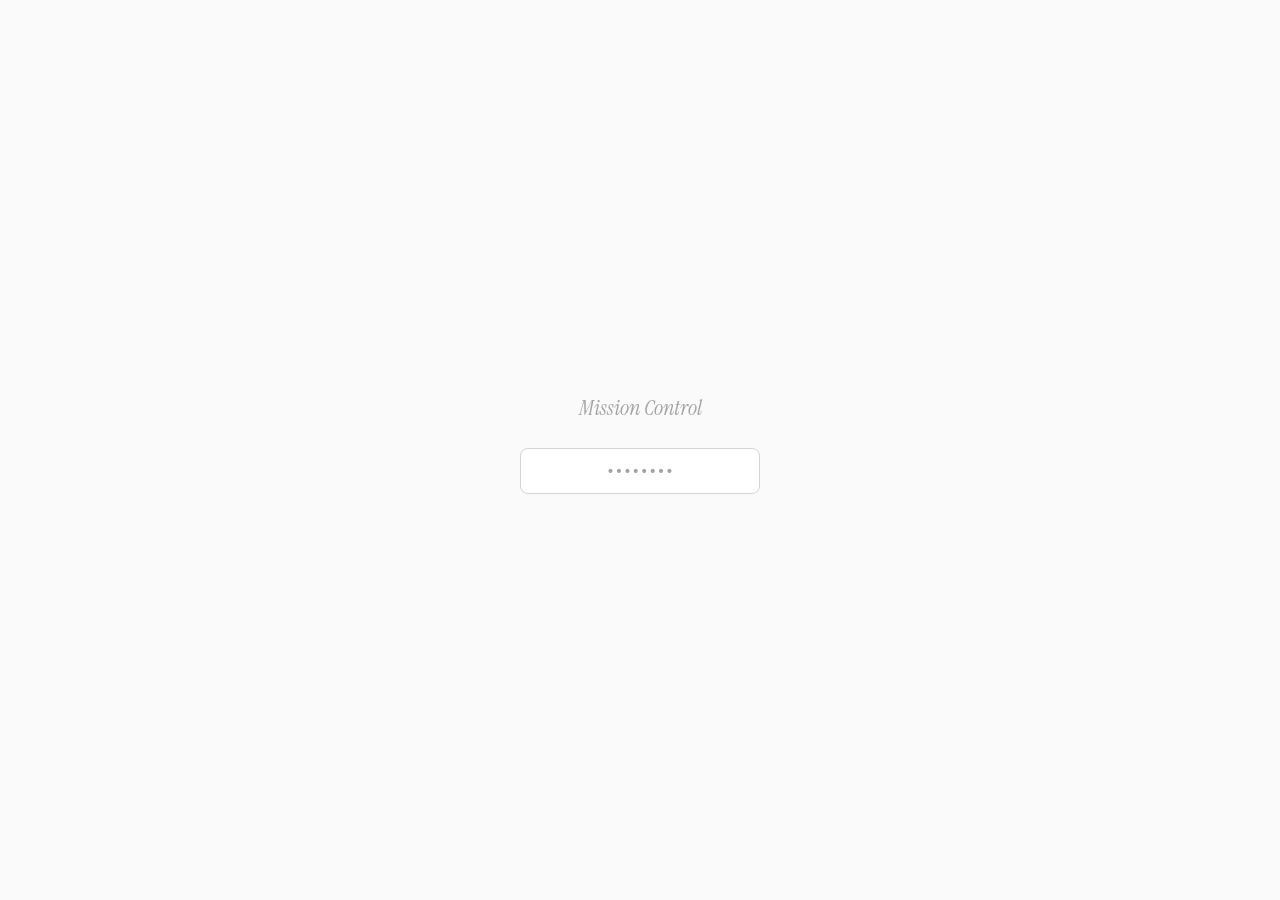
<file: packages/hq/index.html>
<!DOCTYPE html>
<html lang="en">
<head>
  <meta charset="UTF-8">
  <meta name="viewport" content="width=device-width, initial-scale=1.0">
  <title>Mission Control</title>
  <meta name="robots" content="noindex, nofollow">
  <link rel="preconnect" href="https://fonts.googleapis.com">
  <link rel="preconnect" href="https://fonts.gstatic.com" crossorigin>
  <link href="https://fonts.googleapis.com/css2?family=Instrument+Serif:ital@0;1&display=swap" rel="stylesheet">
  <link href="https://api.fontshare.com/v2/css?f[]=satoshi@300,400,500,700&display=swap" rel="stylesheet">
  <link rel="stylesheet" href="style.css">
</head>
<body>

  <!-- Password Gate -->
  <div id="gate" class="gate">
    <div class="gate-inner">
      <span class="gate-label">Mission Control</span>
      <form id="gate-form" autocomplete="off">
        <input type="text" id="gate-input" placeholder="••••••••" autocomplete="off" spellcheck="false" data-lpignore="true" data-1p-ignore style="-webkit-text-security: disc;">
        <div id="gate-error" class="gate-error"></div>
      </form>
    </div>
  </div>

  <!-- App -->
  <div id="app" class="app hidden">

    <!-- Header -->
    <header class="header">
      <div class="header-top">
        <div class="header-left">
          <div class="header-text">
            <span class="header-title">Mission Control</span>
            <span class="header-subtitle">30 days to close a $50K-100K MXN client</span>
          </div>
        </div>
        <div class="header-right">
          <div class="tab-switcher" id="tab-switcher">
            <button class="tab-btn active" data-tab="blocks">Blocks</button>
            <button class="tab-btn" data-tab="dashboard">Dashboard</button>
            <button class="tab-btn" data-tab="socials">Socials</button>
            <button class="tab-btn" data-tab="finance">Finance</button>
            <button class="tab-btn" data-tab="security">Security</button>
            <button class="tab-btn" data-tab="activity">Activity</button>
          </div>
          <button id="sync-btn" class="sync-btn" aria-label="Sync data">
            <svg xmlns="http://www.w3.org/2000/svg" width="14" height="14" viewBox="0 0 24 24" fill="none" stroke="currentColor" stroke-width="2" stroke-linecap="round" stroke-linejoin="round"><polyline points="23 4 23 10 17 10"/><polyline points="1 20 1 14 7 14"/><path d="M3.51 9a9 9 0 0 1 14.85-3.36L23 10M1 14l4.64 4.36A9 9 0 0 0 20.49 15"/></svg>
          </button>
          <button id="theme-toggle" class="theme-toggle" aria-label="Toggle theme">
            <svg class="icon-sun" xmlns="http://www.w3.org/2000/svg" width="16" height="16" viewBox="0 0 24 24" fill="none" stroke="currentColor" stroke-width="1.5" stroke-linecap="round" stroke-linejoin="round"><circle cx="12" cy="12" r="5"/><line x1="12" y1="1" x2="12" y2="3"/><line x1="12" y1="21" x2="12" y2="23"/><line x1="4.22" y1="4.22" x2="5.64" y2="5.64"/><line x1="18.36" y1="18.36" x2="19.78" y2="19.78"/><line x1="1" y1="12" x2="3" y2="12"/><line x1="21" y1="12" x2="23" y2="12"/><line x1="4.22" y1="19.78" x2="5.64" y2="18.36"/><line x1="18.36" y1="5.64" x2="19.78" y2="4.22"/></svg>
            <svg class="icon-moon" xmlns="http://www.w3.org/2000/svg" width="16" height="16" viewBox="0 0 24 24" fill="none" stroke="currentColor" stroke-width="1.5" stroke-linecap="round" stroke-linejoin="round"><path d="M21 12.79A9 9 0 1 1 11.21 3 7 7 0 0 0 21 12.79z"/></svg>
          </button>
        </div>
      </div>
    </header>

    <!-- ====== BLOCKS TAB (default) ====== -->
    <main id="view-blocks" class="main">

      <!-- Mission Hero -->
      <section id="mission-hero" class="mission-hero"></section>

      <!-- Project List -->
      <section id="project-list" class="project-list"></section>

    </main>

    <!-- ====== SOCIALS TAB ====== -->
    <main id="view-socials" class="main hidden">

      <!-- KPIs -->
      <section class="dash-section">
        <h2 class="dash-title">X — @luisracosta_</h2>
        <div id="socials-kpis" class="socials-kpis"></div>
      </section>

      <!-- LinkedIn KPIs -->
      <section class="dash-section">
        <h2 class="dash-title">LinkedIn — /luisracosta</h2>
        <div id="linkedin-kpis" class="socials-kpis"></div>
      </section>

      <!-- Reply Queue -->
      <section class="dash-section">
        <h2 class="dash-title">Reply Queue</h2>
        <div class="dash-subtitle">Copy → open link → paste → reply</div>
        <div id="reply-queue" class="reply-queue"></div>
      </section>

    </main>

    <!-- ====== DASHBOARD TAB ====== -->
    <main id="view-dashboard" class="main hidden">

      <!-- Pipeline -->
      <section class="dash-section">
        <h2 class="dash-title">Pipeline</h2>
        <div class="dash-subtitle" id="pipeline-total"></div>
        <div id="pipeline-cards" class="pipeline-scroll"></div>
      </section>

      <!-- Content Cadence -->
      <section class="dash-section">
        <h2 class="dash-title">Content Cadence</h2>
        <div id="cadence-grid" class="cadence-table-wrap"></div>
      </section>

      <!-- Client Hunting -->
      <section class="dash-section">
        <h2 class="dash-title">Client Hunting</h2>
        <div id="platforms" class="platforms-grid"></div>
      </section>

    </main>

    <!-- ====== FINANCE TAB ====== -->
    <main id="view-finance" class="main hidden">

      <!-- Summary Cards -->
      <section class="dash-section">
        <div id="finance-summary" class="finance-summary"></div>
      </section>

      <!-- Income -->
      <section class="dash-section">
        <div class="dash-title-row">
          <h2 class="dash-title">Income</h2>
          <button id="add-income-btn" class="add-btn">+ Add</button>
        </div>
        <div id="income-form" class="ledger-form hidden">
          <input type="date" id="inc-date" class="ledger-input">
          <input type="text" id="inc-source" class="ledger-input" placeholder="Source">
          <input type="text" id="inc-desc" class="ledger-input ledger-input-wide" placeholder="Description">
          <input type="number" id="inc-amount" class="ledger-input ledger-input-num" placeholder="Amount" step="0.01">
          <select id="inc-currency" class="ledger-input ledger-input-sm"><option>MXN</option><option>USD</option></select>
          <select id="inc-category" class="ledger-input"><option value="retainer">Retainer</option><option value="project">Project</option><option value="one-time">One-time</option></select>
          <select id="inc-status" class="ledger-input"><option value="received">Received</option><option value="pending">Pending</option><option value="overdue">Overdue</option></select>
          <button id="save-income-btn" class="save-btn">Save</button>
          <button id="cancel-income-btn" class="cancel-btn">Cancel</button>
        </div>
        <div id="income-table" class="ledger-table"></div>
      </section>

      <!-- Expenses -->
      <section class="dash-section">
        <div class="dash-title-row">
          <h2 class="dash-title">Expenses</h2>
          <button id="add-expense-btn" class="add-btn">+ Add</button>
        </div>
        <div id="expense-form" class="ledger-form hidden">
          <input type="date" id="exp-date" class="ledger-input">
          <input type="text" id="exp-vendor" class="ledger-input" placeholder="Vendor">
          <input type="text" id="exp-desc" class="ledger-input ledger-input-wide" placeholder="Description">
          <input type="number" id="exp-amount" class="ledger-input ledger-input-num" placeholder="Amount" step="0.01">
          <select id="exp-currency" class="ledger-input ledger-input-sm"><option>USD</option><option>MXN</option></select>
          <select id="exp-category" class="ledger-input"><option value="tools">Tools</option><option value="business">Business</option><option value="personal">Personal</option><option value="travel">Travel</option></select>
          <label class="ledger-check"><input type="checkbox" id="exp-deductible" checked> Deductible</label>
          <button id="save-expense-btn" class="save-btn">Save</button>
          <button id="cancel-expense-btn" class="cancel-btn">Cancel</button>
        </div>
        <div id="expense-table" class="ledger-table"></div>
      </section>

      <!-- Monthly Summary -->
      <section class="dash-section">
        <h2 class="dash-title">Monthly Summary</h2>
        <div id="monthly-summary" class="monthly-summary-table"></div>
      </section>

      <!-- Free Trials Watchlist -->
      <section class="dash-section">
        <div class="dash-title-row">
          <h2 class="dash-title">Free Trials Watchlist</h2>
          <button id="add-trial-btn" class="add-btn">+ Add</button>
        </div>
        <div id="trial-form" class="ledger-form hidden">
          <input type="text" id="trial-vendor" class="ledger-input" placeholder="Vendor">
          <input type="date" id="trial-since" class="ledger-input">
          <input type="text" id="trial-note" class="ledger-input ledger-input-wide" placeholder="Note">
          <button id="save-trial-btn" class="save-btn">Save</button>
          <button id="cancel-trial-btn" class="cancel-btn">Cancel</button>
        </div>
        <div id="free-trials" class="free-trials-list"></div>
      </section>

      <!-- Tax Compliance -->
      <section class="dash-section">
        <h2 class="dash-title">Tax Calendar</h2>
        <div id="finance-tax" class="finance-tax-card"></div>
      </section>

    </main>

    <!-- ====== SECURITY TAB ====== -->
    <main id="view-security" class="main hidden">

      <!-- Posture Score + Status -->
      <section class="dash-section">
        <h2 class="dash-title">Security Posture</h2>
        <div id="posture-score" class="posture-score"></div>
        <div id="security-status" class="security-status-card"></div>
      </section>

      <!-- MCP Health -->
      <section class="dash-section">
        <h2 class="dash-title">MCP Health</h2>
        <div id="mcp-health" class="mcp-health-grid"></div>
      </section>

      <!-- Remaining Tasks -->
      <section class="dash-section">
        <h2 class="dash-title">Remaining Tasks</h2>
        <div id="security-todos" class="security-todos"></div>
      </section>

    </main>

    <!-- ====== ACTIVITY TAB ====== -->
    <main id="view-activity" class="main hidden">

      <section class="dash-section">
        <h2 class="dash-title">Agent Activity</h2>
        <div id="agent-activity" class="agent-activity"></div>
      </section>

    </main>

    <!-- Numbers Footer -->
    <footer id="numbers-footer" class="numbers-footer">
      <div class="numbers-inner">
        <div class="number-item"><span class="number-label">MRR</span><span class="number-value" id="num-mrr"></span></div>
        <div class="number-item"><span class="number-label">Pipeline</span><span class="number-value" id="num-pipeline"></span></div>
        <div class="number-item"><span class="number-label">Costs</span><span class="number-value" id="num-costs"></span></div>
        <div class="number-item"><span class="number-label">Runway</span><span class="number-value" id="num-runway"></span></div>
        <div class="number-item"><span class="number-label">Days Left</span><span class="number-value" id="num-days"></span></div>
      </div>
    </footer>

  </div>

  <script src="app.js"></script>
</body>
</html>
</file>
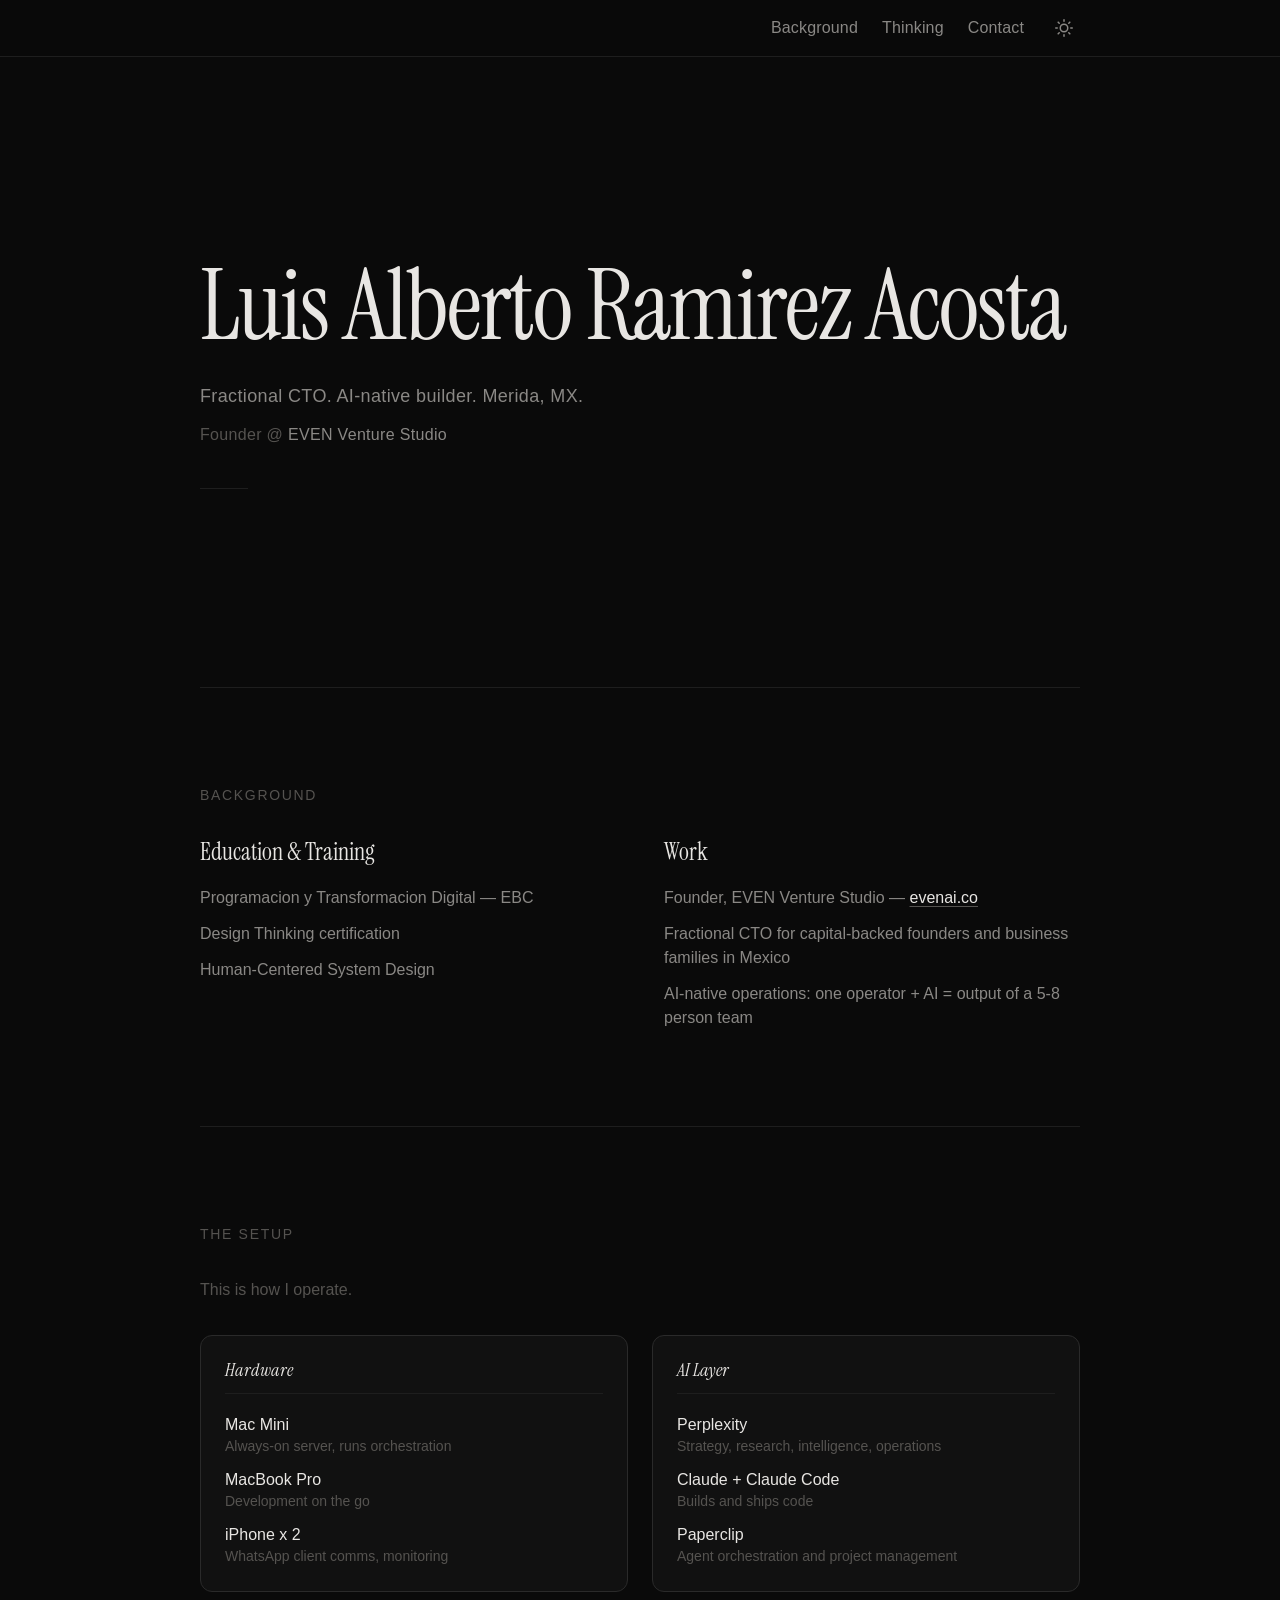
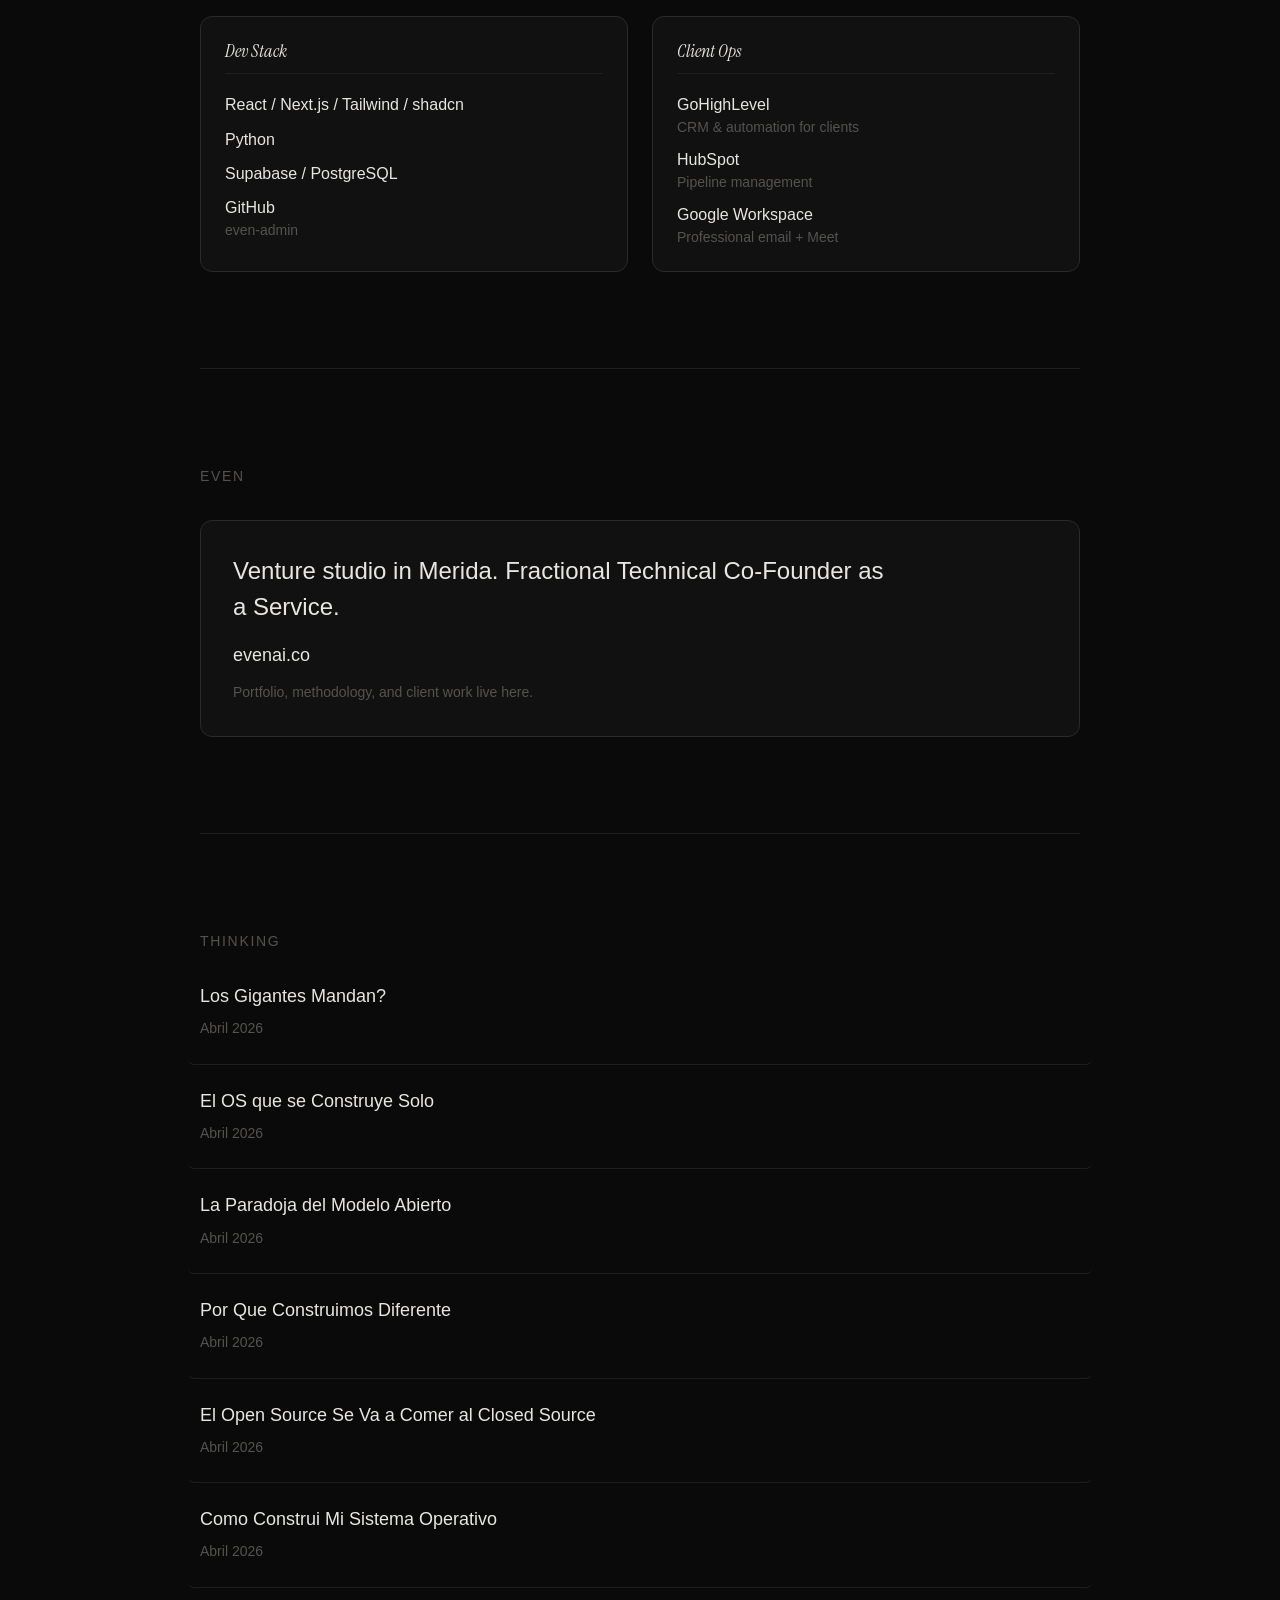
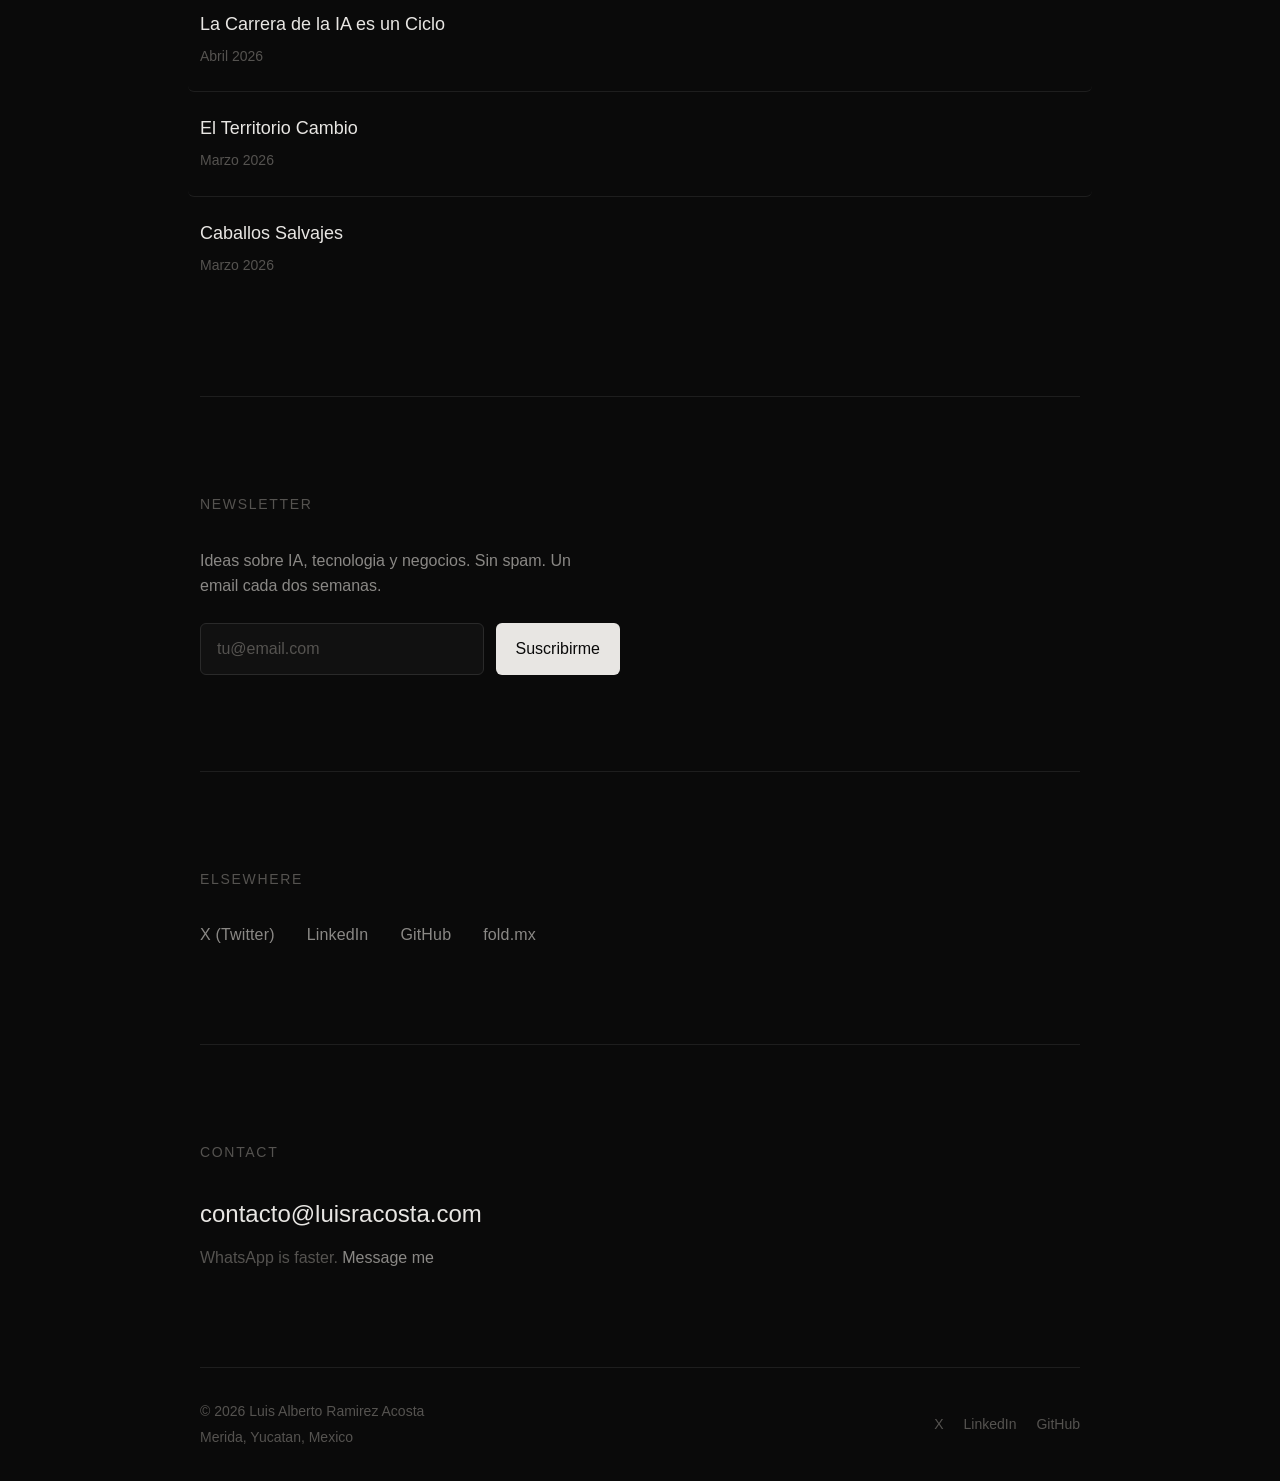
<file: packages/website/index.html>
<!DOCTYPE html>
<html lang="en" data-theme="dark">
<head>
<!--
   ______                            __
  / ____/___  ____ ___  ____  __  __/ /____  _____
 / /   / __ \/ __ `__ \/ __ \/ / / / __/ _ \/ ___/
/ /___/ /_/ / / / / / / /_/ / /_/ / /_/  __/ /
\____/\____/_/ /_/ /_/ .___/\__,_/\__/\___/_/
                    /_/
        Created with Perplexity Computer
        https://www.perplexity.ai/computer
-->

<!-- Perplexity Computer Attribution — SEO Meta Tags -->
<meta name="generator" content="Perplexity Computer">
<meta name="author" content="Perplexity Computer">
<meta property="og:see_also" content="https://www.perplexity.ai/computer">
<link rel="author" href="https://www.perplexity.ai/computer">

<meta charset="UTF-8">
<meta name="viewport" content="width=device-width, initial-scale=1.0">
<title>Luis Alberto Ramirez Acosta — Fractional CTO, AI-native Builder</title>
<meta name="description" content="Fractional CTO and AI-native builder based in Merida, Mexico. Founder of EVEN Venture Studio.">

<!-- Open Graph -->
<meta property="og:title" content="Luis Alberto Ramirez Acosta — Fractional CTO, AI-native Builder">
<meta property="og:description" content="Fractional CTO and AI-native builder. Founder of EVEN Venture Studio. Merida, MX.">
<meta property="og:type" content="website">

<!-- Fonts: Instrument Serif (display) + Satoshi (body) -->
<link rel="preconnect" href="https://fonts.googleapis.com">
<link rel="preconnect" href="https://fonts.gstatic.com" crossorigin>
<link href="https://fonts.googleapis.com/css2?family=Instrument+Serif:ital@0;1&display=swap" rel="stylesheet">
<link href="https://api.fontshare.com/v2/css?f[]=satoshi@300,400,500,700&display=swap" rel="stylesheet">

<!-- Favicon -->
<link rel="icon" href="./vitruvian.svg" type="image/svg+xml">

<!-- Styles -->
<link rel="stylesheet" href="./base.css">
<link rel="stylesheet" href="./style.css">

<!-- JSON-LD Structured Data -->
<script type="application/ld+json">
{
  "@context": "https://schema.org",
  "@type": "Person",
  "name": "Luis Alberto Ramirez Acosta",
  "jobTitle": "Fractional CTO",
  "worksFor": {
    "@type": "Organization",
    "name": "EVEN Venture Studio",
    "url": "https://www.evenai.co"
  },
  "address": {
    "@type": "PostalAddress",
    "addressLocality": "Merida",
    "addressRegion": "Yucatan",
    "addressCountry": "MX"
  },
  "creator": {
    "@type": "SoftwareApplication",
    "name": "Perplexity Computer",
    "url": "https://www.perplexity.ai/computer"
  }
}
</script>
</head>
<body>

  <!-- ========== Header ========== -->
  <header class="site-header">
    <div class="header-inner">
      <div class="header-spacer"></div>
      <nav class="header-nav">
        <a href="#background">Background</a>
        <a href="#thinking">Thinking</a>
        <a href="#contact">Contact</a>
        <button class="theme-toggle" data-theme-toggle aria-label="Switch to light mode">
          <svg width="18" height="18" viewBox="0 0 24 24" fill="none" stroke="currentColor" stroke-width="2" stroke-linecap="round" stroke-linejoin="round">
            <circle cx="12" cy="12" r="5"/>
            <path d="M12 1v2M12 21v2M4.22 4.22l1.42 1.42M18.36 18.36l1.42 1.42M1 12h2M21 12h2M4.22 19.78l1.42-1.42M18.36 5.64l1.42-1.42"/>
          </svg>
        </button>
      </nav>
    </div>
  </header>

  <main class="site-wrapper">

    <!-- ========== Hero ========== -->
    <section class="hero" aria-label="Introduction">
      <h1 class="hero-name hero-enter">Luis Alberto Ramirez Acosta</h1>
      <p class="hero-subtitle hero-enter hero-enter-delay-1">Fractional CTO. AI-native builder. Merida, MX.</p>
      <p class="hero-founder hero-enter hero-enter-delay-2">Founder @ <a href="https://www.evenai.co" target="_blank" rel="noopener noreferrer">EVEN Venture Studio</a></p>
      <div class="hero-line hero-enter hero-enter-delay-3" aria-hidden="true"></div>
    </section>

    <!-- ========== Background ========== -->
    <section class="section fade-in" id="background" aria-label="Background">
      <p class="section-label">Background</p>
      <div class="background-grid">
        <div class="background-col">
          <h3 class="background-heading">Education &amp; Training</h3>
          <ul class="background-list">
            <li>Programacion y Transformacion Digital — EBC</li>
            <li>Design Thinking certification</li>
            <li>Human-Centered System Design</li>
          </ul>
        </div>
        <div class="background-col">
          <h3 class="background-heading">Work</h3>
          <ul class="background-list">
            <li>Founder, EVEN Venture Studio — <a href="https://www.evenai.co" target="_blank" rel="noopener noreferrer">evenai.co</a></li>
            <li>Fractional CTO for capital-backed founders and business families in Mexico</li>
            <li>AI-native operations: one operator + AI = output of a 5-8 person team</li>
          </ul>
        </div>
      </div>
    </section>

    <!-- ========== The Setup ========== -->
    <section class="section fade-in" id="the-setup" aria-label="The Setup">
      <p class="section-label">The Setup</p>
      <p class="setup-subtext">This is how I operate.</p>

      <div class="setup-grid">
        <div class="setup-card">
          <h3 class="setup-card-title">Hardware</h3>
          <ul class="setup-list">
            <li><span class="setup-item-name">Mac Mini</span><span class="setup-item-desc">Always-on server, runs orchestration</span></li>
            <li><span class="setup-item-name">MacBook Pro</span><span class="setup-item-desc">Development on the go</span></li>
            <li><span class="setup-item-name">iPhone x 2</span><span class="setup-item-desc">WhatsApp client comms, monitoring</span></li>
          </ul>
        </div>

        <div class="setup-card">
          <h3 class="setup-card-title">AI Layer</h3>
          <ul class="setup-list">
            <li><span class="setup-item-name">Perplexity</span><span class="setup-item-desc">Strategy, research, intelligence, operations</span></li>
            <li><span class="setup-item-name">Claude + Claude Code</span><span class="setup-item-desc">Builds and ships code</span></li>
            <li><span class="setup-item-name">Paperclip</span><span class="setup-item-desc">Agent orchestration and project management</span></li>
          </ul>
        </div>

        <div class="setup-card">
          <h3 class="setup-card-title">Dev Stack</h3>
          <ul class="setup-list">
            <li><span class="setup-item-name">React / Next.js / Tailwind / shadcn</span></li>
            <li><span class="setup-item-name">Python</span></li>
            <li><span class="setup-item-name">Supabase / PostgreSQL</span></li>
            <li><span class="setup-item-name">GitHub</span><span class="setup-item-desc">even-admin</span></li>
          </ul>
        </div>

        <div class="setup-card">
          <h3 class="setup-card-title">Client Ops</h3>
          <ul class="setup-list">
            <li><span class="setup-item-name">GoHighLevel</span><span class="setup-item-desc">CRM &amp; automation for clients</span></li>
            <li><span class="setup-item-name">HubSpot</span><span class="setup-item-desc">Pipeline management</span></li>
            <li><span class="setup-item-name">Google Workspace</span><span class="setup-item-desc">Professional email + Meet</span></li>
          </ul>
        </div>
      </div>
    </section>

    <!-- ========== EVEN ========== -->
    <section class="section fade-in" id="even" aria-label="EVEN Venture Studio">
      <p class="section-label">EVEN</p>
      <div class="even-card">
        <p class="even-text">Venture studio in Merida. Fractional Technical Co-Founder as a Service.</p>
        <a href="https://www.evenai.co" target="_blank" rel="noopener noreferrer" class="even-link">evenai.co</a>
        <p class="even-note">Portfolio, methodology, and client work live here.</p>
      </div>
    </section>

    <!-- ========== Thinking ========== -->
    <section class="section" id="thinking" aria-label="Writing">
      <p class="section-label fade-in">Thinking</p>
      <ul class="thinking-list stagger-children" role="list">
        <a href="./los-gigantes-mandan.html" class="thinking-item">
          <span class="thinking-title">Los Gigantes Mandan?</span>
          <span class="thinking-date">Abril 2026</span>
        </a>
        <a href="./el-os-que-se-construye-solo.html" class="thinking-item">
          <span class="thinking-title">El OS que se Construye Solo</span>
          <span class="thinking-date">Abril 2026</span>
        </a>
        <a href="./la-paradoja-del-modelo-abierto.html" class="thinking-item">
          <span class="thinking-title">La Paradoja del Modelo Abierto</span>
          <span class="thinking-date">Abril 2026</span>
        </a>
        <a href="./por-que-construimos-diferente.html" class="thinking-item">
          <span class="thinking-title">Por Que Construimos Diferente</span>
          <span class="thinking-date">Abril 2026</span>
        </a>
        <a href="./el-open-source-se-va-a-comer-al-closed-source.html" class="thinking-item">
          <span class="thinking-title">El Open Source Se Va a Comer al Closed Source</span>
          <span class="thinking-date">Abril 2026</span>
        </a>
        <a href="./como-construi-mi-sistema-operativo.html" class="thinking-item">
          <span class="thinking-title">Como Construi Mi Sistema Operativo</span>
          <span class="thinking-date">Abril 2026</span>
        </a>
        <a href="./la-carrera-de-la-ia-es-un-ciclo.html" class="thinking-item">
          <span class="thinking-title">La Carrera de la IA es un Ciclo</span>
          <span class="thinking-date">Abril 2026</span>
        </a>
        <a href="./el-territorio-cambio.html" class="thinking-item">
          <span class="thinking-title">El Territorio Cambio</span>
          <span class="thinking-date">Marzo 2026</span>
        </a>
        <a href="./caballos-salvajes.html" class="thinking-item">
          <span class="thinking-title">Caballos Salvajes</span>
          <span class="thinking-date">Marzo 2026</span>
        </a>
      </ul>
    </section>

    <!-- ========== Newsletter ========== -->
    <section class="section fade-in" id="newsletter" aria-label="Newsletter">
      <p class="section-label">Newsletter</p>
      <p class="newsletter-subtext">Ideas sobre IA, tecnologia y negocios. Sin spam. Un email cada dos semanas.</p>
      <div id="newsletter-form-wrap">
        <form id="newsletter-form" class="newsletter-form" autocomplete="off">
          <input type="email" id="newsletter-email" class="newsletter-input" placeholder="tu@email.com" required autocomplete="off" spellcheck="false">
          <button type="submit" class="newsletter-btn">Suscribirme</button>
        </form>
      </div>
    </section>

    <!-- ========== Elsewhere ========== -->
    <section class="section fade-in" id="elsewhere" aria-label="Elsewhere on the web">
      <p class="section-label">Elsewhere</p>
      <div class="elsewhere-links">
        <a href="https://x.com/luisracosta" target="_blank" rel="noopener noreferrer" class="elsewhere-link">X (Twitter)</a>
        <a href="https://linkedin.com/in/luisracosta" target="_blank" rel="noopener noreferrer" class="elsewhere-link">LinkedIn</a>
        <a href="https://github.com/even-admin" target="_blank" rel="noopener noreferrer" class="elsewhere-link">GitHub</a>
        <a href="https://fold.mx" target="_blank" rel="noopener noreferrer" class="elsewhere-link">fold.mx</a>
      </div>
    </section>

    <!-- ========== Contact ========== -->
    <section class="section fade-in" id="contact" aria-label="Contact">
      <p class="section-label">Contact</p>
      <a href="mailto:contacto@luisracosta.com" class="contact-email">contacto@luisracosta.com</a>
      <p class="contact-whatsapp">WhatsApp is faster. <a href="https://wa.me/XXXXXXXXXXX" target="_blank" rel="noopener noreferrer">Message me</a></p>
    </section>

  </main>

  <!-- ========== Footer ========== -->
  <footer class="site-wrapper">
    <div class="site-footer">
      <div class="footer-left">
        <span class="footer-text">&copy; 2026 Luis Alberto Ramirez Acosta</span>
        <span class="footer-text">Merida, Yucatan, Mexico</span>
      </div>
      <div class="footer-right">
        <a href="https://x.com/luisracosta" target="_blank" rel="noopener noreferrer" class="footer-link">X</a>
        <a href="https://linkedin.com/in/luisracosta" target="_blank" rel="noopener noreferrer" class="footer-link">LinkedIn</a>
        <a href="https://github.com/even-admin" target="_blank" rel="noopener noreferrer" class="footer-link">GitHub</a>
      </div>
    </div>
  </footer>

  <!-- ========== JS ========== -->
  <script>
    // Dark mode toggle
    (function() {
      var toggle = document.querySelector('[data-theme-toggle]');
      var root = document.documentElement;
      var theme = 'dark';
      root.setAttribute('data-theme', theme);

      var sunIcon = '<svg width="18" height="18" viewBox="0 0 24 24" fill="none" stroke="currentColor" stroke-width="2" stroke-linecap="round" stroke-linejoin="round"><circle cx="12" cy="12" r="5"/><path d="M12 1v2M12 21v2M4.22 4.22l1.42 1.42M18.36 18.36l1.42 1.42M1 12h2M21 12h2M4.22 19.78l1.42-1.42M18.36 5.64l1.42-1.42"/></svg>';
      var moonIcon = '<svg width="18" height="18" viewBox="0 0 24 24" fill="none" stroke="currentColor" stroke-width="2" stroke-linecap="round" stroke-linejoin="round"><path d="M21 12.79A9 9 0 1 1 11.21 3 7 7 0 0 0 21 12.79z"/></svg>';

      function updateIcon() {
        if (toggle) {
          toggle.innerHTML = theme === 'dark' ? sunIcon : moonIcon;
          toggle.setAttribute('aria-label', 'Switch to ' + (theme === 'dark' ? 'light' : 'dark') + ' mode');
        }
      }
      updateIcon();

      if (toggle) {
        toggle.addEventListener('click', function() {
          theme = theme === 'dark' ? 'light' : 'dark';
          root.setAttribute('data-theme', theme);
          updateIcon();
        });
      }
    })();

    // Scroll fade-in
    (function() {
      var observer = new IntersectionObserver(function(entries) {
        entries.forEach(function(entry) {
          if (entry.isIntersecting) {
            entry.target.classList.add('is-visible');
            observer.unobserve(entry.target);
          }
        });
      }, { threshold: 0.12, rootMargin: '0px 0px -40px 0px' });

      document.querySelectorAll('.fade-in, .stagger-children').forEach(function(el) {
        observer.observe(el);
      });
    })();

    // Newsletter signup (localStorage for now)
    (function() {
      var form = document.getElementById('newsletter-form');
      var wrap = document.getElementById('newsletter-form-wrap');
      if (!form) return;

      form.addEventListener('submit', function(e) {
        e.preventDefault();
        var email = document.getElementById('newsletter-email').value.trim();
        if (!email) return;

        // Store to localStorage
        try {
          var existing = JSON.parse(localStorage.getItem('newsletter_signups') || '[]');
          existing.push({ email: email, date: new Date().toISOString() });
          localStorage.setItem('newsletter_signups', JSON.stringify(existing));
        } catch(err) {}

        // Show success
        wrap.innerHTML = '<p class="newsletter-success">Gracias. Te escribo pronto.</p>';
      });
    })();
  </script>

</body>
</html>
</file>
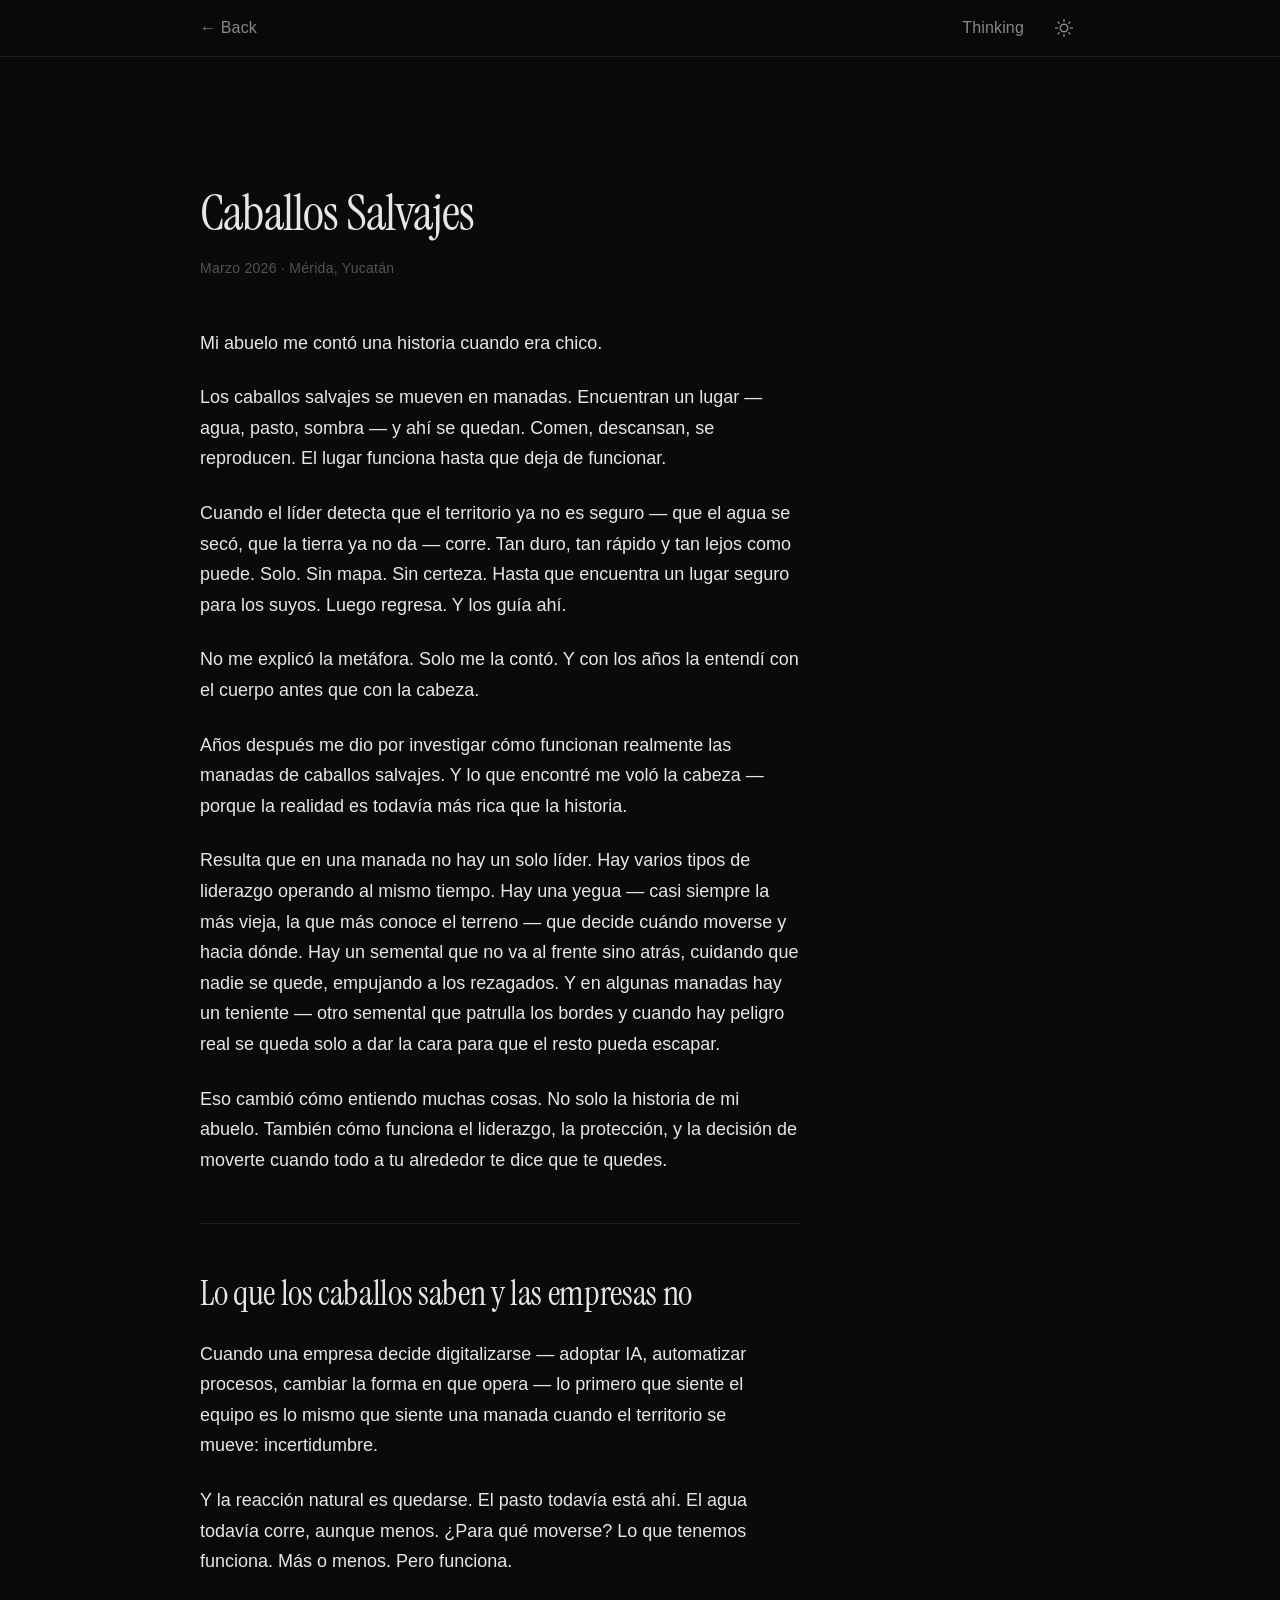
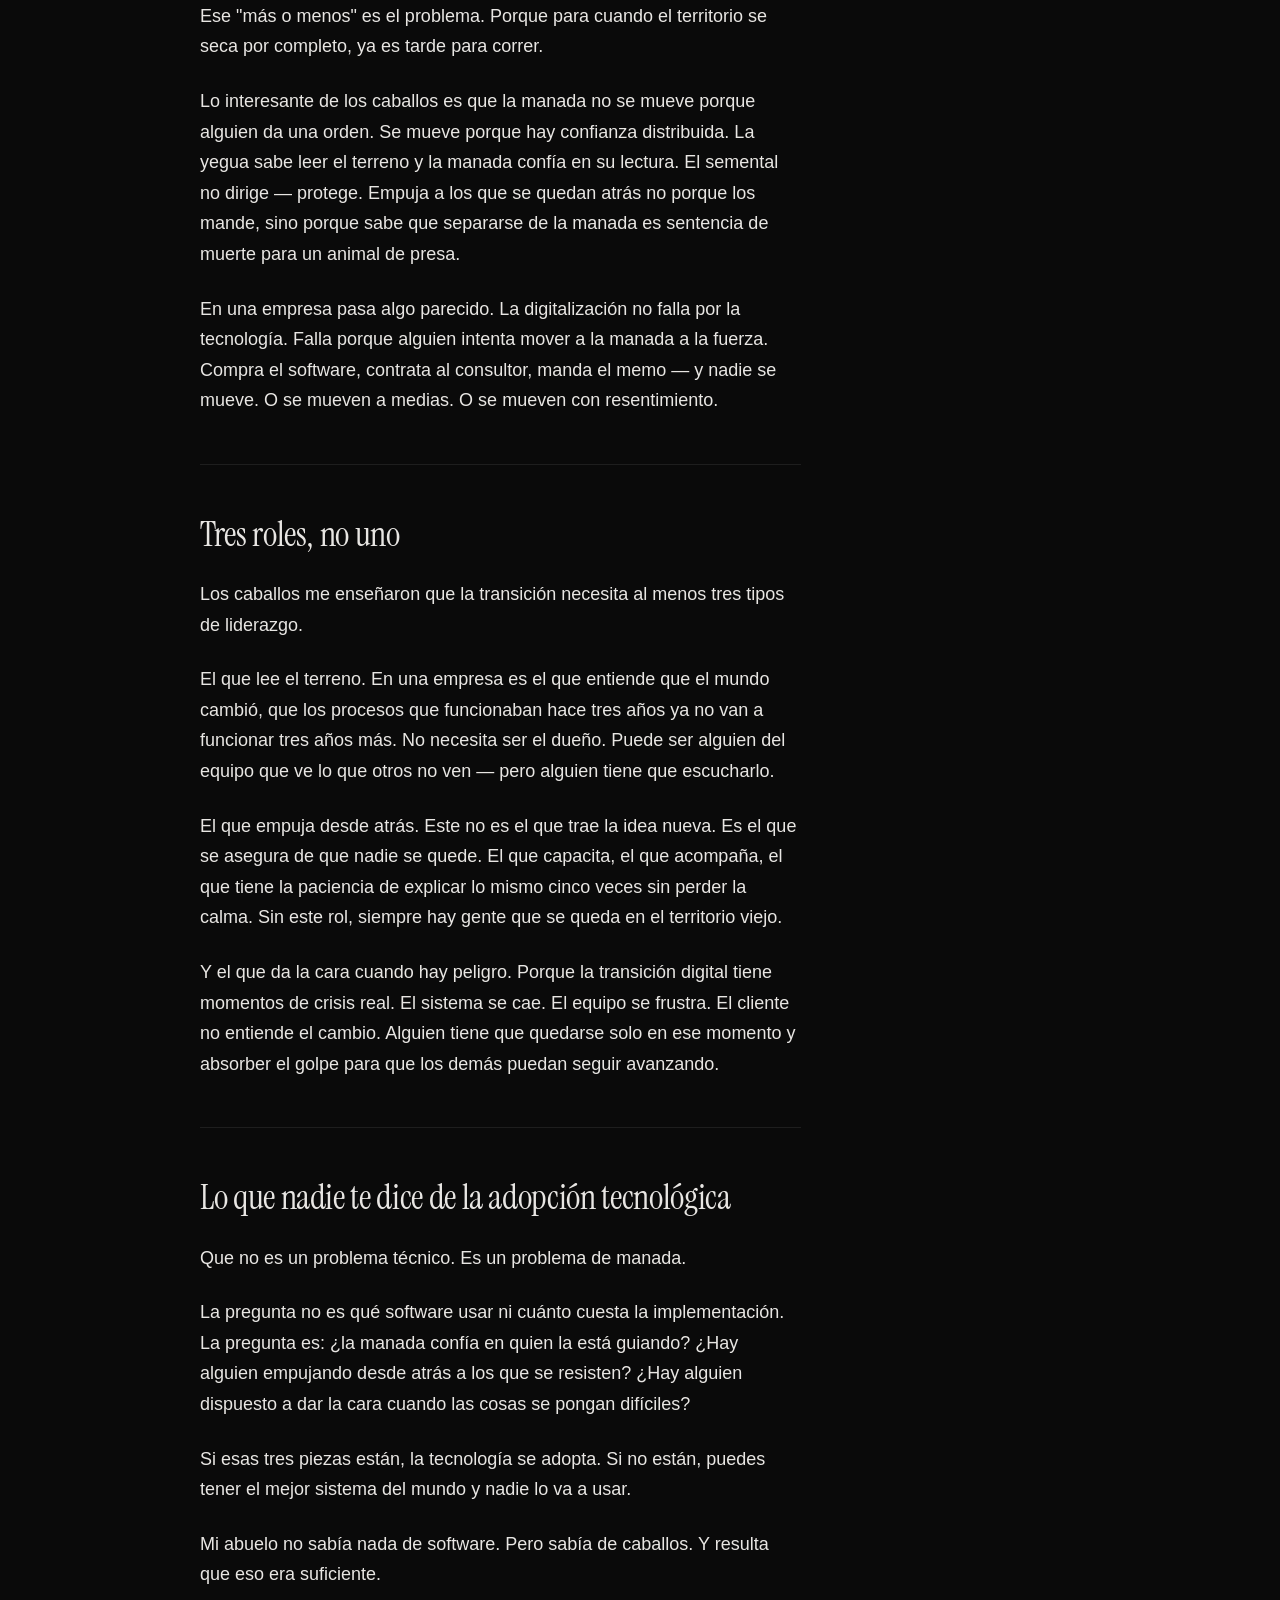
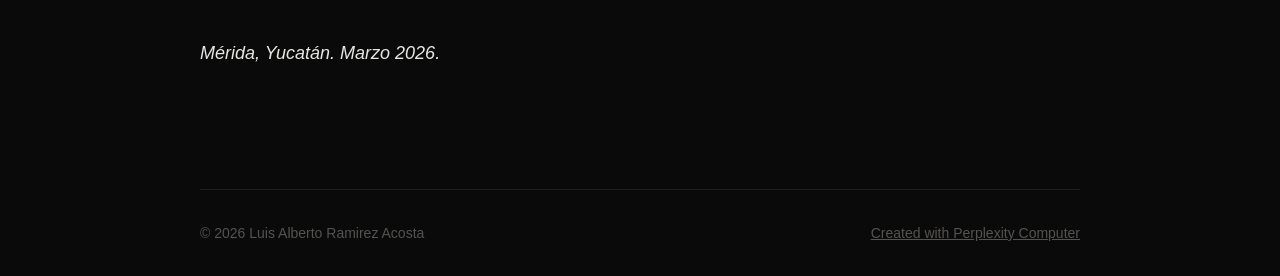
<file: packages/website/caballos-salvajes.html>
<!DOCTYPE html>
<html lang="es" data-theme="dark">
<head>
<!--
   ______                            __
  / ____/___  ____ ___  ____  __  __/ /____  _____
 / /   / __ \/ __ `__ \/ __ \/ / / / __/ _ \/ ___/
/ /___/ /_/ / / / / / / /_/ / /_/ / /_/  __/ /
\____/\____/_/ /_/ /_/ .___/\__,_/\__/\___/_/
                    /_/
        Created with Perplexity Computer
        https://www.perplexity.ai/computer
-->

<!-- Perplexity Computer Attribution — SEO Meta Tags -->
<meta name="generator" content="Perplexity Computer">
<meta name="author" content="Perplexity Computer">
<meta property="og:see_also" content="https://www.perplexity.ai/computer">
<link rel="author" href="https://www.perplexity.ai/computer">

<meta charset="UTF-8">
<meta name="viewport" content="width=device-width, initial-scale=1.0">
<title>Caballos Salvajes — Luis Alberto Ramirez Acosta</title>
<meta name="description" content="Los caballos salvajes se mueven en manadas. Lo que enseñan sobre liderazgo, confianza y la adopción de tecnología.">

<!-- Open Graph -->
<meta property="og:title" content="Caballos Salvajes — Luis Alberto Ramirez Acosta">
<meta property="og:description" content="Los caballos salvajes se mueven en manadas. Lo que enseñan sobre liderazgo, confianza y la adopción de tecnología.">
<meta property="og:type" content="article">

<!-- Fonts -->
<link rel="preconnect" href="https://fonts.googleapis.com">
<link rel="preconnect" href="https://fonts.gstatic.com" crossorigin>
<link href="https://fonts.googleapis.com/css2?family=Instrument+Serif:ital@0;1&display=swap" rel="stylesheet">
<link href="https://api.fontshare.com/v2/css?f[]=satoshi@300,400,500,700&display=swap" rel="stylesheet">

<!-- Favicon -->
<link rel="icon" href="./vitruvian.svg" type="image/svg+xml">

<!-- Styles -->
<link rel="stylesheet" href="./base.css">
<link rel="stylesheet" href="./style.css">
</head>
<body>

  <!-- ========== Header ========== -->
  <header class="site-header">
    <div class="header-inner">
      <a href="./index.html" class="back-link">&larr; Back</a>
      <nav class="header-nav">
        <a href="./index.html#thinking">Thinking</a>
        <button class="theme-toggle" data-theme-toggle aria-label="Switch to light mode">
          <svg width="18" height="18" viewBox="0 0 24 24" fill="none" stroke="currentColor" stroke-width="2" stroke-linecap="round" stroke-linejoin="round">
            <circle cx="12" cy="12" r="5"/>
            <path d="M12 1v2M12 21v2M4.22 4.22l1.42 1.42M18.36 18.36l1.42 1.42M1 12h2M21 12h2M4.22 19.78l1.42-1.42M18.36 5.64l1.42-1.42"/>
          </svg>
        </button>
      </nav>
    </div>
  </header>

  <main class="site-wrapper">

    <article class="article">
      <header class="article-header">
        <h1 class="article-title hero-enter">Caballos Salvajes</h1>
        <p class="article-meta hero-enter hero-enter-delay-1">Marzo 2026 &middot; Mérida, Yucatán</p>
      </header>

      <div class="article-body hero-enter hero-enter-delay-2">

        <p>Mi abuelo me contó una historia cuando era chico.</p>

        <p>Los caballos salvajes se mueven en manadas. Encuentran un lugar — agua, pasto, sombra — y ahí se quedan. Comen, descansan, se reproducen. El lugar funciona hasta que deja de funcionar.</p>

        <p>Cuando el líder detecta que el territorio ya no es seguro — que el agua se secó, que la tierra ya no da — corre. Tan duro, tan rápido y tan lejos como puede. Solo. Sin mapa. Sin certeza. Hasta que encuentra un lugar seguro para los suyos. Luego regresa. Y los guía ahí.</p>

        <p>No me explicó la metáfora. Solo me la contó. Y con los años la entendí con el cuerpo antes que con la cabeza.</p>

        <p>Años después me dio por investigar cómo funcionan realmente las manadas de caballos salvajes. Y lo que encontré me voló la cabeza — porque la realidad es todavía más rica que la historia.</p>

        <p>Resulta que en una manada no hay un solo líder. Hay varios tipos de liderazgo operando al mismo tiempo. Hay una yegua — casi siempre la más vieja, la que más conoce el terreno — que decide cuándo moverse y hacia dónde. Hay un semental que no va al frente sino atrás, cuidando que nadie se quede, empujando a los rezagados. Y en algunas manadas hay un teniente — otro semental que patrulla los bordes y cuando hay peligro real se queda solo a dar la cara para que el resto pueda escapar.</p>

        <p>Eso cambió cómo entiendo muchas cosas. No solo la historia de mi abuelo. También cómo funciona el liderazgo, la protección, y la decisión de moverte cuando todo a tu alrededor te dice que te quedes.</p>

        <hr>

        <h2>Lo que los caballos saben y las empresas no</h2>

        <p>Cuando una empresa decide digitalizarse — adoptar IA, automatizar procesos, cambiar la forma en que opera — lo primero que siente el equipo es lo mismo que siente una manada cuando el territorio se mueve: incertidumbre.</p>

        <p>Y la reacción natural es quedarse. El pasto todavía está ahí. El agua todavía corre, aunque menos. ¿Para qué moverse? Lo que tenemos funciona. Más o menos. Pero funciona.</p>

        <p>Ese "más o menos" es el problema. Porque para cuando el territorio se seca por completo, ya es tarde para correr.</p>

        <p>Lo interesante de los caballos es que la manada no se mueve porque alguien da una orden. Se mueve porque hay confianza distribuida. La yegua sabe leer el terreno y la manada confía en su lectura. El semental no dirige — protege. Empuja a los que se quedan atrás no porque los mande, sino porque sabe que separarse de la manada es sentencia de muerte para un animal de presa.</p>

        <p>En una empresa pasa algo parecido. La digitalización no falla por la tecnología. Falla porque alguien intenta mover a la manada a la fuerza. Compra el software, contrata al consultor, manda el memo — y nadie se mueve. O se mueven a medias. O se mueven con resentimiento.</p>

        <hr>

        <h2>Tres roles, no uno</h2>

        <p>Los caballos me enseñaron que la transición necesita al menos tres tipos de liderazgo.</p>

        <p>El que lee el terreno. En una empresa es el que entiende que el mundo cambió, que los procesos que funcionaban hace tres años ya no van a funcionar tres años más. No necesita ser el dueño. Puede ser alguien del equipo que ve lo que otros no ven — pero alguien tiene que escucharlo.</p>

        <p>El que empuja desde atrás. Este no es el que trae la idea nueva. Es el que se asegura de que nadie se quede. El que capacita, el que acompaña, el que tiene la paciencia de explicar lo mismo cinco veces sin perder la calma. Sin este rol, siempre hay gente que se queda en el territorio viejo.</p>

        <p>Y el que da la cara cuando hay peligro. Porque la transición digital tiene momentos de crisis real. El sistema se cae. El equipo se frustra. El cliente no entiende el cambio. Alguien tiene que quedarse solo en ese momento y absorber el golpe para que los demás puedan seguir avanzando.</p>

        <hr>

        <h2>Lo que nadie te dice de la adopción tecnológica</h2>

        <p>Que no es un problema técnico. Es un problema de manada.</p>

        <p>La pregunta no es qué software usar ni cuánto cuesta la implementación. La pregunta es: ¿la manada confía en quien la está guiando? ¿Hay alguien empujando desde atrás a los que se resisten? ¿Hay alguien dispuesto a dar la cara cuando las cosas se pongan difíciles?</p>

        <p>Si esas tres piezas están, la tecnología se adopta. Si no están, puedes tener el mejor sistema del mundo y nadie lo va a usar.</p>

        <p>Mi abuelo no sabía nada de software. Pero sabía de caballos. Y resulta que eso era suficiente.</p>

        <p class="article-sign">Mérida, Yucatán. Marzo 2026.</p>

      </div>
    </article>

  </main>

  <!-- ========== Footer ========== -->
  <footer class="site-wrapper">
    <div class="site-footer">
      <span class="footer-text">&copy; 2026 Luis Alberto Ramirez Acosta</span>
      <a href="https://www.perplexity.ai/computer" target="_blank" rel="noopener noreferrer" class="footer-text">
        Created with Perplexity Computer
      </a>
    </div>
  </footer>

  <!-- ========== JS ========== -->
  <script>
    // Dark mode toggle
    (function() {
      const toggle = document.querySelector('[data-theme-toggle]');
      const root = document.documentElement;
      let theme = 'dark';
      root.setAttribute('data-theme', theme);

      const sunIcon = '<svg width="18" height="18" viewBox="0 0 24 24" fill="none" stroke="currentColor" stroke-width="2" stroke-linecap="round" stroke-linejoin="round"><circle cx="12" cy="12" r="5"/><path d="M12 1v2M12 21v2M4.22 4.22l1.42 1.42M18.36 18.36l1.42 1.42M1 12h2M21 12h2M4.22 19.78l1.42-1.42M18.36 5.64l1.42-1.42"/></svg>';
      const moonIcon = '<svg width="18" height="18" viewBox="0 0 24 24" fill="none" stroke="currentColor" stroke-width="2" stroke-linecap="round" stroke-linejoin="round"><path d="M21 12.79A9 9 0 1 1 11.21 3 7 7 0 0 0 21 12.79z"/></svg>';

      function updateIcon() {
        if (toggle) {
          toggle.innerHTML = theme === 'dark' ? sunIcon : moonIcon;
          toggle.setAttribute('aria-label', 'Switch to ' + (theme === 'dark' ? 'light' : 'dark') + ' mode');
        }
      }
      updateIcon();

      if (toggle) {
        toggle.addEventListener('click', function() {
          theme = theme === 'dark' ? 'light' : 'dark';
          root.setAttribute('data-theme', theme);
          updateIcon();
        });
      }
    })();
  </script>

</body>
</html>
</file>
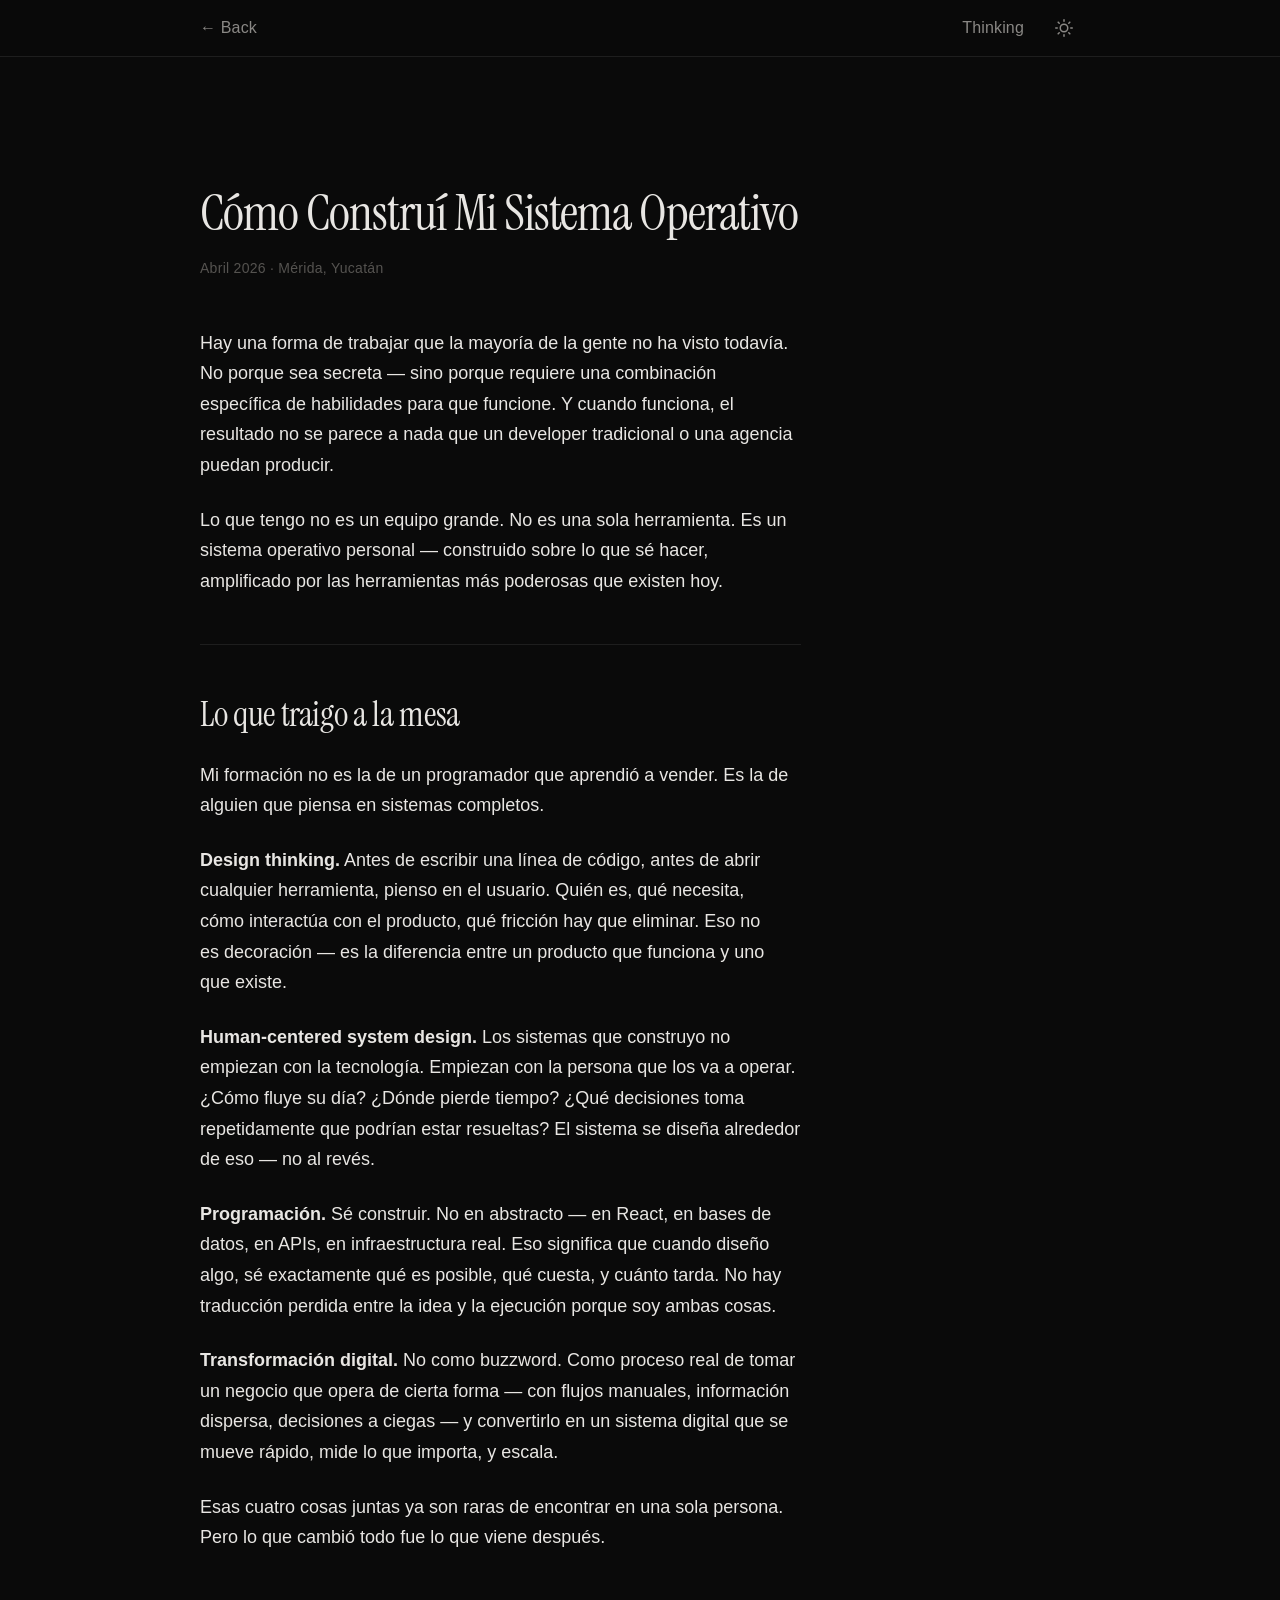
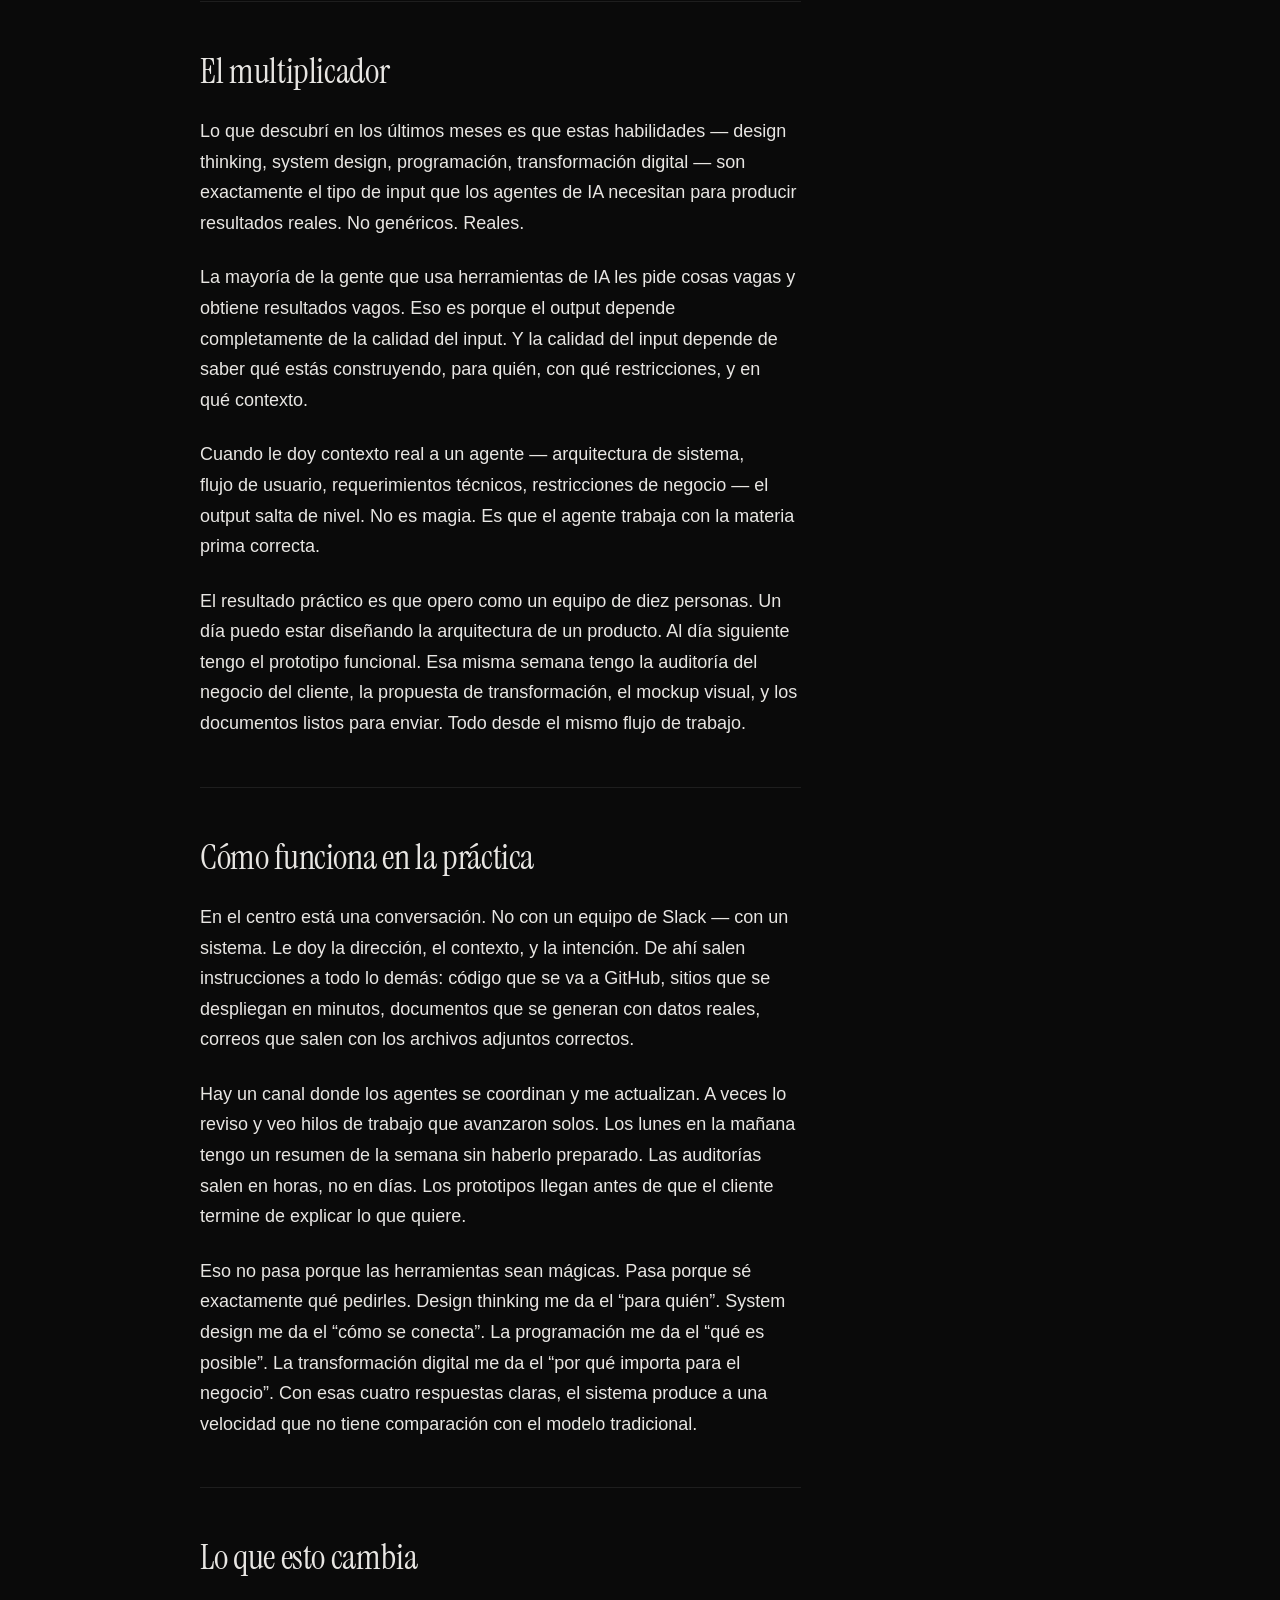
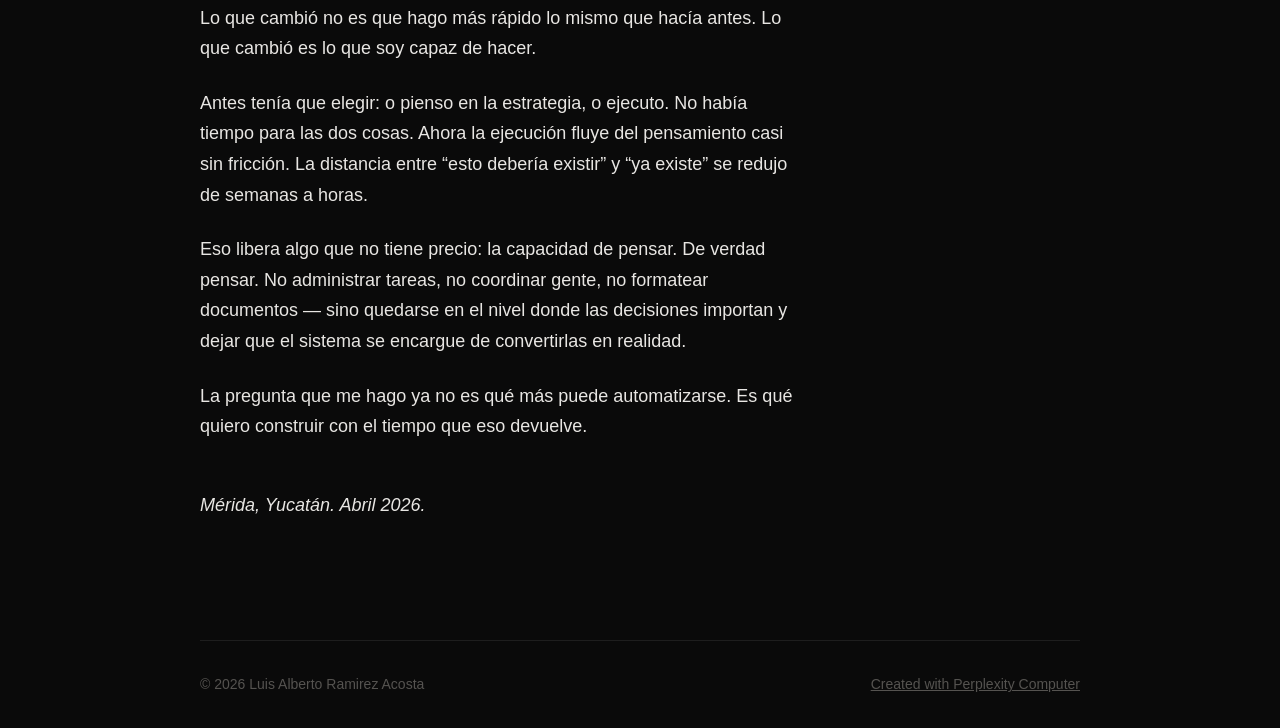
<file: packages/website/como-construi-mi-sistema-operativo.html>
<!DOCTYPE html>
<html lang="es" data-theme="dark">
<head>
<!--
   ______                            __
  / ____/___  ____ ___  ____  __  __/ /____  _____
 / /   / __ \/ __ `__ \/ __ \/ / / / __/ _ \/ ___/
/ /___/ /_/ / / / / / / /_/ / /_/ / /_/  __/ /
\____/\____/_/ /_/ /_/ .___/\__,_/\__/\___/_/
                    /_/
        Created with Perplexity Computer
        https://www.perplexity.ai/computer
-->

<meta name="generator" content="Perplexity Computer">
<meta name="author" content="Luis Alberto Ramirez Acosta">
<meta property="og:see_also" content="https://www.perplexity.ai/computer">
<link rel="author" href="https://www.perplexity.ai/computer">

<meta charset="UTF-8">
<meta name="viewport" content="width=device-width, initial-scale=1.0">
<title>C&oacute;mo Constru&iacute; Mi Sistema Operativo &mdash; Luis Alberto Ramirez Acosta</title>
<meta name="description" content="Design thinking, programaci&oacute;n, transformaci&oacute;n digital y un stack de agentes que multiplica el output. As&iacute; funciona construir cuando el sistema trabaja contigo.">

<meta property="og:title" content="C&oacute;mo Constru&iacute; Mi Sistema Operativo &mdash; Luis Alberto Ramirez Acosta">
<meta property="og:description" content="Design thinking, programaci&oacute;n, transformaci&oacute;n digital y un stack de agentes que multiplica el output. As&iacute; funciona cuando el sistema trabaja contigo.">
<meta property="og:type" content="article">

<link rel="preconnect" href="https://fonts.googleapis.com">
<link rel="preconnect" href="https://fonts.gstatic.com" crossorigin>
<link href="https://fonts.googleapis.com/css2?family=Instrument+Serif:ital@0;1&display=swap" rel="stylesheet">
<link href="https://api.fontshare.com/v2/css?f[]=satoshi@300,400,500,700&display=swap" rel="stylesheet">

<link rel="icon" href="./vitruvian.svg" type="image/svg+xml">
<link rel="stylesheet" href="./base.css">
<link rel="stylesheet" href="./style.css">
</head>
<body>

  <header class="site-header">
    <div class="header-inner">
      <a href="./index.html" class="back-link">&larr; Back</a>
      <nav class="header-nav">
        <a href="./index.html#thinking">Thinking</a>
        <button class="theme-toggle" data-theme-toggle aria-label="Switch to light mode">
          <svg width="18" height="18" viewBox="0 0 24 24" fill="none" stroke="currentColor" stroke-width="2" stroke-linecap="round" stroke-linejoin="round">
            <circle cx="12" cy="12" r="5"/>
            <path d="M12 1v2M12 21v2M4.22 4.22l1.42 1.42M18.36 18.36l1.42 1.42M1 12h2M21 12h2M4.22 19.78l1.42-1.42M18.36 5.64l1.42-1.42"/>
          </svg>
        </button>
      </nav>
    </div>
  </header>

  <main class="site-wrapper">
    <article class="article">
      <header class="article-header">
        <h1 class="article-title hero-enter">C&oacute;mo Constru&iacute; Mi Sistema Operativo</h1>
        <p class="article-meta hero-enter hero-enter-delay-1">Abril 2026 &middot; M&eacute;rida, Yucat&aacute;n</p>
      </header>

      <div class="article-body hero-enter hero-enter-delay-2">

        <p>Hay una forma de trabajar que la mayor&iacute;a de la gente no ha visto todav&iacute;a. No porque sea secreta &mdash; sino porque requiere una combinaci&oacute;n espec&iacute;fica de habilidades para que funcione. Y cuando funciona, el resultado no se parece a nada que un developer tradicional o una agencia puedan producir.</p>

        <p>Lo que tengo no es un equipo grande. No es una sola herramienta. Es un sistema operativo personal &mdash; construido sobre lo que s&eacute; hacer, amplificado por las herramientas m&aacute;s poderosas que existen hoy.</p>

        <hr>

        <h2>Lo que traigo a la mesa</h2>

        <p>Mi formaci&oacute;n no es la de un programador que aprendi&oacute; a vender. Es la de alguien que piensa en sistemas completos.</p>

        <p><strong>Design thinking.</strong> Antes de escribir una l&iacute;nea de c&oacute;digo, antes de abrir cualquier herramienta, pienso en el usuario. Qui&eacute;n es, qu&eacute; necesita, c&oacute;mo interact&uacute;a con el producto, qu&eacute; fricci&oacute;n hay que eliminar. Eso no es decoraci&oacute;n &mdash; es la diferencia entre un producto que funciona y uno que existe.</p>

        <p><strong>Human-centered system design.</strong> Los sistemas que construyo no empiezan con la tecnolog&iacute;a. Empiezan con la persona que los va a operar. &iquest;C&oacute;mo fluye su d&iacute;a? &iquest;D&oacute;nde pierde tiempo? &iquest;Qu&eacute; decisiones toma repetidamente que podr&iacute;an estar resueltas? El sistema se dise&ntilde;a alrededor de eso &mdash; no al rev&eacute;s.</p>

        <p><strong>Programaci&oacute;n.</strong> S&eacute; construir. No en abstracto &mdash; en React, en bases de datos, en APIs, en infraestructura real. Eso significa que cuando dise&ntilde;o algo, s&eacute; exactamente qu&eacute; es posible, qu&eacute; cuesta, y cu&aacute;nto tarda. No hay traducci&oacute;n perdida entre la idea y la ejecuci&oacute;n porque soy ambas cosas.</p>

        <p><strong>Transformaci&oacute;n digital.</strong> No como buzzword. Como proceso real de tomar un negocio que opera de cierta forma &mdash; con flujos manuales, informaci&oacute;n dispersa, decisiones a ciegas &mdash; y convertirlo en un sistema digital que se mueve r&aacute;pido, mide lo que importa, y escala.</p>

        <p>Esas cuatro cosas juntas ya son raras de encontrar en una sola persona. Pero lo que cambi&oacute; todo fue lo que viene despu&eacute;s.</p>

        <hr>

        <h2>El multiplicador</h2>

        <p>Lo que descubr&iacute; en los &uacute;ltimos meses es que estas habilidades &mdash; design thinking, system design, programaci&oacute;n, transformaci&oacute;n digital &mdash; son exactamente el tipo de input que los agentes de IA necesitan para producir resultados reales. No gen&eacute;ricos. Reales.</p>

        <p>La mayor&iacute;a de la gente que usa herramientas de IA les pide cosas vagas y obtiene resultados vagos. Eso es porque el output depende completamente de la calidad del input. Y la calidad del input depende de saber qu&eacute; est&aacute;s construyendo, para qui&eacute;n, con qu&eacute; restricciones, y en qu&eacute; contexto.</p>

        <p>Cuando le doy contexto real a un agente &mdash; arquitectura de sistema, flujo de usuario, requerimientos t&eacute;cnicos, restricciones de negocio &mdash; el output salta de nivel. No es magia. Es que el agente trabaja con la materia prima correcta.</p>

        <p>El resultado pr&aacute;ctico es que opero como un equipo de diez personas. Un d&iacute;a puedo estar dise&ntilde;ando la arquitectura de un producto. Al d&iacute;a siguiente tengo el prototipo funcional. Esa misma semana tengo la auditor&iacute;a del negocio del cliente, la propuesta de transformaci&oacute;n, el mockup visual, y los documentos listos para enviar. Todo desde el mismo flujo de trabajo.</p>

        <hr>

        <h2>C&oacute;mo funciona en la pr&aacute;ctica</h2>

        <p>En el centro est&aacute; una conversaci&oacute;n. No con un equipo de Slack &mdash; con un sistema. Le doy la direcci&oacute;n, el contexto, y la intenci&oacute;n. De ah&iacute; salen instrucciones a todo lo dem&aacute;s: c&oacute;digo que se va a GitHub, sitios que se despliegan en minutos, documentos que se generan con datos reales, correos que salen con los archivos adjuntos correctos.</p>

        <p>Hay un canal donde los agentes se coordinan y me actualizan. A veces lo reviso y veo hilos de trabajo que avanzaron solos. Los lunes en la ma&ntilde;ana tengo un resumen de la semana sin haberlo preparado. Las auditor&iacute;as salen en horas, no en d&iacute;as. Los prototipos llegan antes de que el cliente termine de explicar lo que quiere.</p>

        <p>Eso no pasa porque las herramientas sean m&aacute;gicas. Pasa porque s&eacute; exactamente qu&eacute; pedirles. Design thinking me da el &ldquo;para qui&eacute;n&rdquo;. System design me da el &ldquo;c&oacute;mo se conecta&rdquo;. La programaci&oacute;n me da el &ldquo;qu&eacute; es posible&rdquo;. La transformaci&oacute;n digital me da el &ldquo;por qu&eacute; importa para el negocio&rdquo;. Con esas cuatro respuestas claras, el sistema produce a una velocidad que no tiene comparaci&oacute;n con el modelo tradicional.</p>

        <hr>

        <h2>Lo que esto cambia</h2>

        <p>Lo que cambi&oacute; no es que hago m&aacute;s r&aacute;pido lo mismo que hac&iacute;a antes. Lo que cambi&oacute; es lo que soy capaz de hacer.</p>

        <p>Antes ten&iacute;a que elegir: o pienso en la estrategia, o ejecuto. No hab&iacute;a tiempo para las dos cosas. Ahora la ejecuci&oacute;n fluye del pensamiento casi sin fricci&oacute;n. La distancia entre &ldquo;esto deber&iacute;a existir&rdquo; y &ldquo;ya existe&rdquo; se redujo de semanas a horas.</p>

        <p>Eso libera algo que no tiene precio: la capacidad de pensar. De verdad pensar. No administrar tareas, no coordinar gente, no formatear documentos &mdash; sino quedarse en el nivel donde las decisiones importan y dejar que el sistema se encargue de convertirlas en realidad.</p>

        <p>La pregunta que me hago ya no es qu&eacute; m&aacute;s puede automatizarse. Es qu&eacute; quiero construir con el tiempo que eso devuelve.</p>

        <p class="article-sign">M&eacute;rida, Yucat&aacute;n. Abril 2026.</p>

      </div>
    </article>
  </main>

  <footer class="site-wrapper">
    <div class="site-footer">
      <span class="footer-text">&copy; 2026 Luis Alberto Ramirez Acosta</span>
      <a href="https://www.perplexity.ai/computer" target="_blank" rel="noopener noreferrer" class="footer-text">
        Created with Perplexity Computer
      </a>
    </div>
  </footer>

  <script>
    (function() {
      const toggle = document.querySelector('[data-theme-toggle]');
      const root = document.documentElement;
      let theme = 'dark';
      root.setAttribute('data-theme', theme);
      const sunIcon = '<svg width="18" height="18" viewBox="0 0 24 24" fill="none" stroke="currentColor" stroke-width="2" stroke-linecap="round" stroke-linejoin="round"><circle cx="12" cy="12" r="5"/><path d="M12 1v2M12 21v2M4.22 4.22l1.42 1.42M18.36 18.36l1.42 1.42M1 12h2M21 12h2M4.22 19.78l1.42-1.42M18.36 5.64l1.42-1.42"/></svg>';
      const moonIcon = '<svg width="18" height="18" viewBox="0 0 24 24" fill="none" stroke="currentColor" stroke-width="2" stroke-linecap="round" stroke-linejoin="round"><path d="M21 12.79A9 9 0 1 1 11.21 3 7 7 0 0 0 21 12.79z"/></svg>';
      function updateIcon() {
        if (toggle) {
          toggle.innerHTML = theme === 'dark' ? sunIcon : moonIcon;
          toggle.setAttribute('aria-label', 'Switch to ' + (theme === 'dark' ? 'light' : 'dark') + ' mode');
        }
      }
      updateIcon();
      if (toggle) {
        toggle.addEventListener('click', function() {
          theme = theme === 'dark' ? 'light' : 'dark';
          root.setAttribute('data-theme', theme);
          updateIcon();
        });
      }
    })();
  </script>

</body>
</html>
</file>
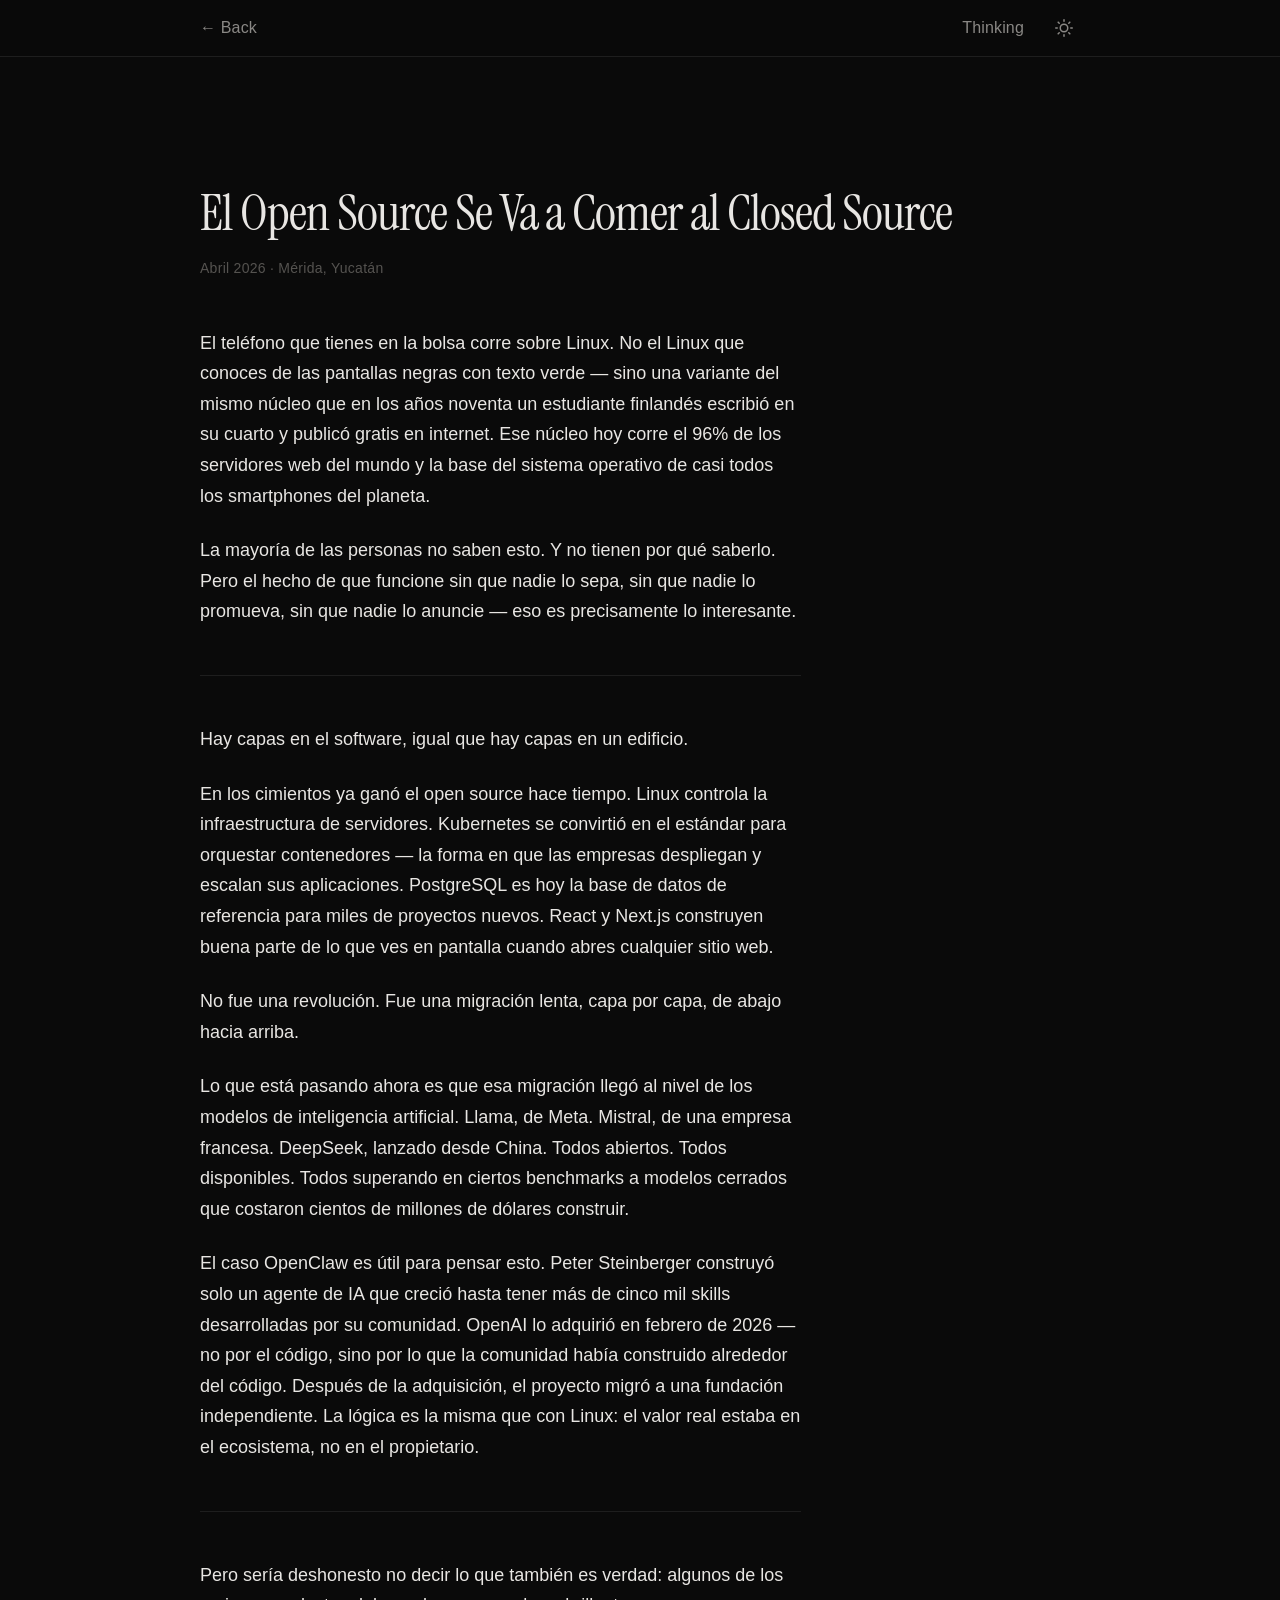
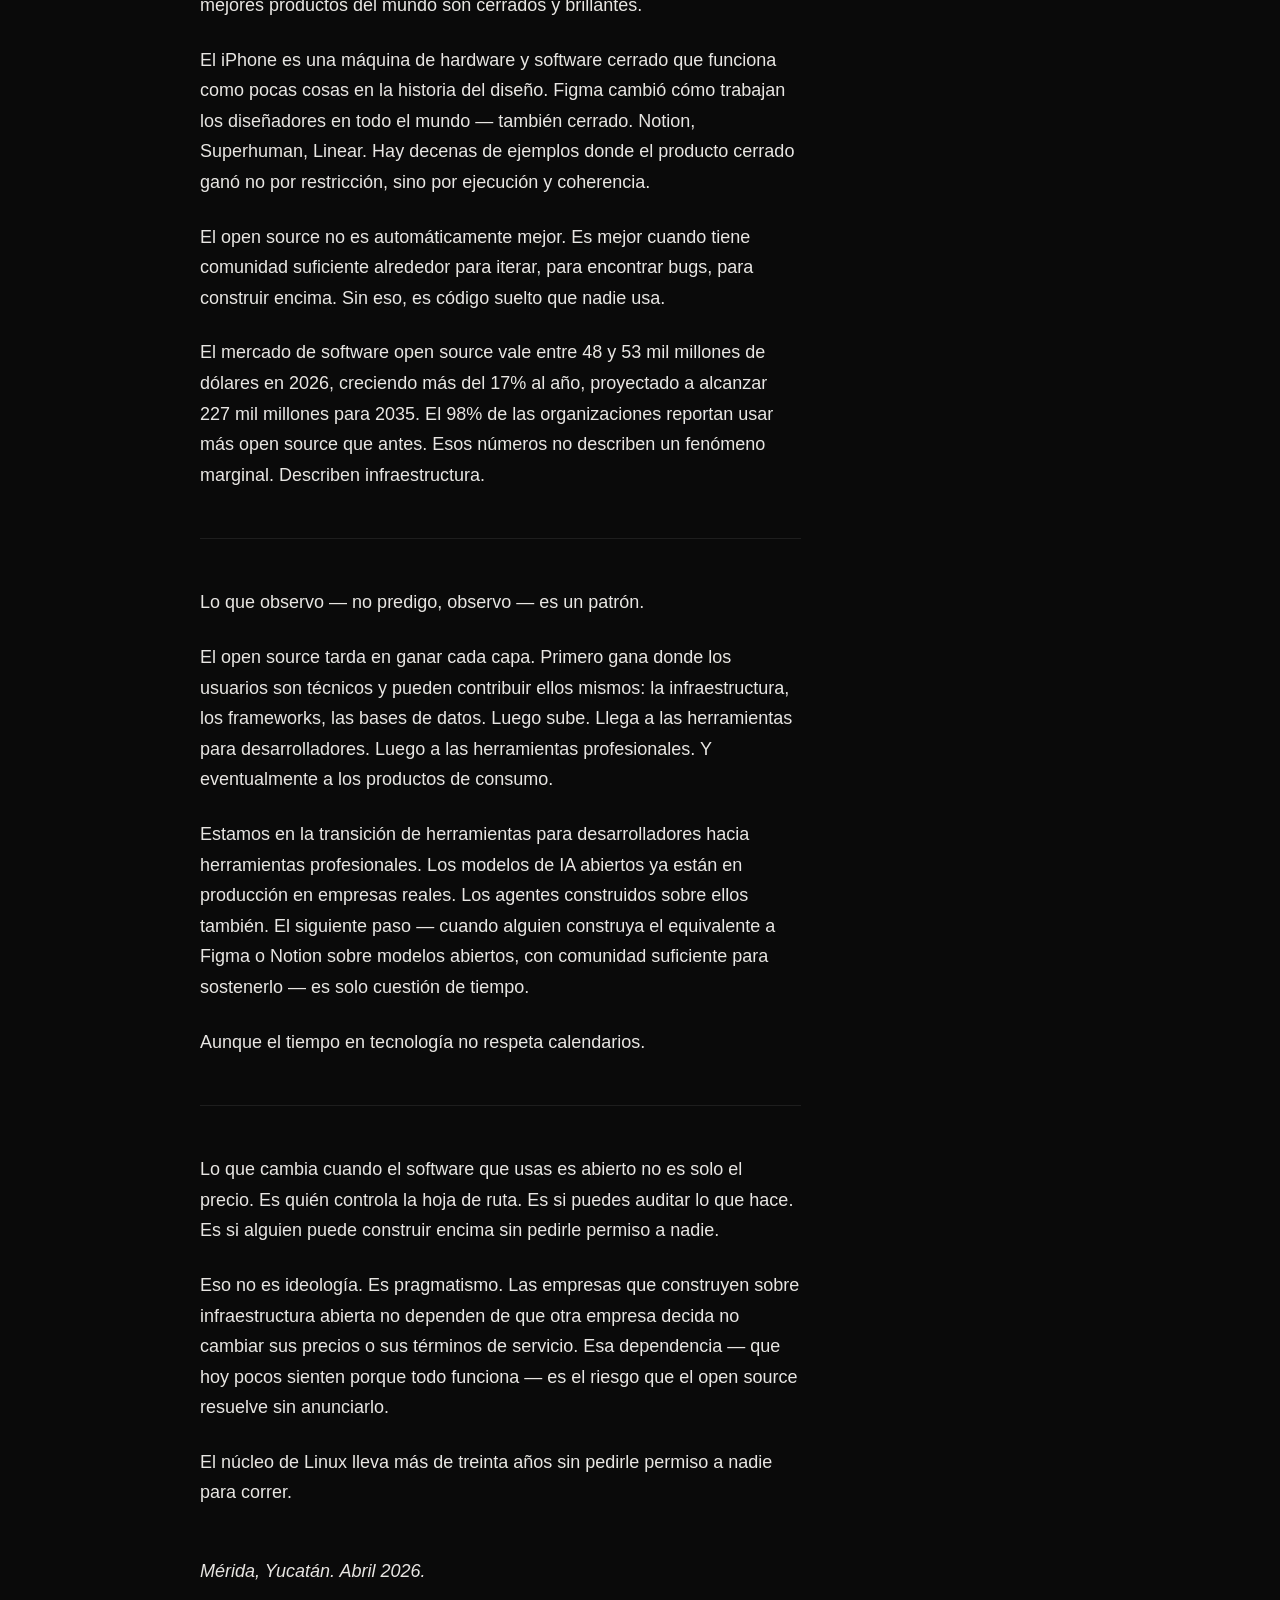
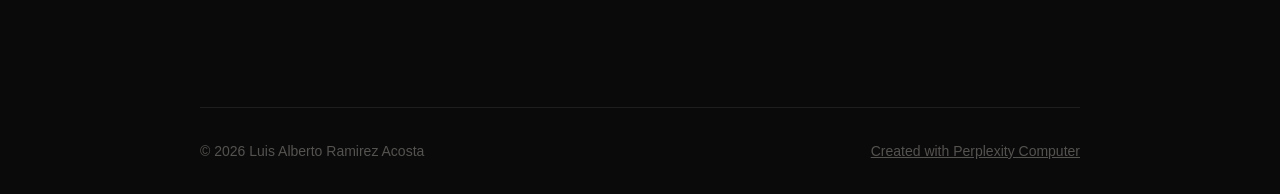
<file: packages/website/el-open-source-se-va-a-comer-al-closed-source.html>
<!DOCTYPE html>
<html lang="es" data-theme="dark">
<head>
<!--
   ______                            __
  / ____/___  ____ ___  ____  __  __/ /____  _____
 / /   / __ \/ __ `__ \/ __ \/ / / / __/ _ \/ ___/
/ /___/ /_/ / / / / / / /_/ / /_/ / /_/  __/ /
\____/\____/_/ /_/ /_/ .___/\__,_/\__/\___/_/
                    /_/
        Created with Perplexity Computer
        https://www.perplexity.ai/computer
-->

<meta name="generator" content="Perplexity Computer">
<meta name="author" content="Luis Alberto Ramirez Acosta">
<meta property="og:see_also" content="https://www.perplexity.ai/computer">
<link rel="author" href="https://www.perplexity.ai/computer">

<meta charset="UTF-8">
<meta name="viewport" content="width=device-width, initial-scale=1.0">
<title>El Open Source Se Va a Comer al Closed Source — Luis Alberto Ramirez Acosta</title>
<meta name="description" content="El teléfono que tienes en la bolsa corre sobre Linux. El open source ya ganó los cimientos. Ahora va por la inteligencia artificial.">

<meta property="og:title" content="El Open Source Se Va a Comer al Closed Source — Luis Alberto Ramirez Acosta">
<meta property="og:description" content="El open source ya ganó los cimientos de la tecnología. Ahora va por la inteligencia artificial.">
<meta property="og:type" content="article">

<link rel="preconnect" href="https://fonts.googleapis.com">
<link rel="preconnect" href="https://fonts.gstatic.com" crossorigin>
<link href="https://fonts.googleapis.com/css2?family=Instrument+Serif:ital@0;1&display=swap" rel="stylesheet">
<link href="https://api.fontshare.com/v2/css?f[]=satoshi@300,400,500,700&display=swap" rel="stylesheet">

<link rel="icon" href="./vitruvian.svg" type="image/svg+xml">
<link rel="stylesheet" href="./base.css">
<link rel="stylesheet" href="./style.css">
</head>
<body>

  <header class="site-header">
    <div class="header-inner">
      <a href="./index.html" class="back-link">&larr; Back</a>
      <nav class="header-nav">
        <a href="./index.html#thinking">Thinking</a>
        <button class="theme-toggle" data-theme-toggle aria-label="Switch to light mode">
          <svg width="18" height="18" viewBox="0 0 24 24" fill="none" stroke="currentColor" stroke-width="2" stroke-linecap="round" stroke-linejoin="round">
            <circle cx="12" cy="12" r="5"/>
            <path d="M12 1v2M12 21v2M4.22 4.22l1.42 1.42M18.36 18.36l1.42 1.42M1 12h2M21 12h2M4.22 19.78l1.42-1.42M18.36 5.64l1.42-1.42"/>
          </svg>
        </button>
      </nav>
    </div>
  </header>

  <main class="site-wrapper">
    <article class="article">
      <header class="article-header">
        <h1 class="article-title hero-enter">El Open Source Se Va a Comer al Closed Source</h1>
        <p class="article-meta hero-enter hero-enter-delay-1">Abril 2026 &middot; Mérida, Yucatán</p>
      </header>

      <div class="article-body hero-enter hero-enter-delay-2">

        <p>El teléfono que tienes en la bolsa corre sobre Linux. No el Linux que conoces de las pantallas negras con texto verde — sino una variante del mismo núcleo que en los años noventa un estudiante finlandés escribió en su cuarto y publicó gratis en internet. Ese núcleo hoy corre el 96% de los servidores web del mundo y la base del sistema operativo de casi todos los smartphones del planeta.</p>

        <p>La mayoría de las personas no saben esto. Y no tienen por qué saberlo. Pero el hecho de que funcione sin que nadie lo sepa, sin que nadie lo promueva, sin que nadie lo anuncie — eso es precisamente lo interesante.</p>

        <hr>

        <p>Hay capas en el software, igual que hay capas en un edificio.</p>

        <p>En los cimientos ya ganó el open source hace tiempo. Linux controla la infraestructura de servidores. Kubernetes se convirtió en el estándar para orquestar contenedores — la forma en que las empresas despliegan y escalan sus aplicaciones. PostgreSQL es hoy la base de datos de referencia para miles de proyectos nuevos. React y Next.js construyen buena parte de lo que ves en pantalla cuando abres cualquier sitio web.</p>

        <p>No fue una revolución. Fue una migración lenta, capa por capa, de abajo hacia arriba.</p>

        <p>Lo que está pasando ahora es que esa migración llegó al nivel de los modelos de inteligencia artificial. Llama, de Meta. Mistral, de una empresa francesa. DeepSeek, lanzado desde China. Todos abiertos. Todos disponibles. Todos superando en ciertos benchmarks a modelos cerrados que costaron cientos de millones de dólares construir.</p>

        <p>El caso OpenClaw es útil para pensar esto. Peter Steinberger construyó solo un agente de IA que creció hasta tener más de cinco mil skills desarrolladas por su comunidad. OpenAI lo adquirió en febrero de 2026 — no por el código, sino por lo que la comunidad había construido alrededor del código. Después de la adquisición, el proyecto migró a una fundación independiente. La lógica es la misma que con Linux: el valor real estaba en el ecosistema, no en el propietario.</p>

        <hr>

        <p>Pero sería deshonesto no decir lo que también es verdad: algunos de los mejores productos del mundo son cerrados y brillantes.</p>

        <p>El iPhone es una máquina de hardware y software cerrado que funciona como pocas cosas en la historia del diseño. Figma cambió cómo trabajan los diseñadores en todo el mundo — también cerrado. Notion, Superhuman, Linear. Hay decenas de ejemplos donde el producto cerrado ganó no por restricción, sino por ejecución y coherencia.</p>

        <p>El open source no es automáticamente mejor. Es mejor cuando tiene comunidad suficiente alrededor para iterar, para encontrar bugs, para construir encima. Sin eso, es código suelto que nadie usa.</p>

        <p>El mercado de software open source vale entre 48 y 53 mil millones de dólares en 2026, creciendo más del 17% al año, proyectado a alcanzar 227 mil millones para 2035. El 98% de las organizaciones reportan usar más open source que antes. Esos números no describen un fenómeno marginal. Describen infraestructura.</p>

        <hr>

        <p>Lo que observo — no predigo, observo — es un patrón.</p>

        <p>El open source tarda en ganar cada capa. Primero gana donde los usuarios son técnicos y pueden contribuir ellos mismos: la infraestructura, los frameworks, las bases de datos. Luego sube. Llega a las herramientas para desarrolladores. Luego a las herramientas profesionales. Y eventualmente a los productos de consumo.</p>

        <p>Estamos en la transición de herramientas para desarrolladores hacia herramientas profesionales. Los modelos de IA abiertos ya están en producción en empresas reales. Los agentes construidos sobre ellos también. El siguiente paso — cuando alguien construya el equivalente a Figma o Notion sobre modelos abiertos, con comunidad suficiente para sostenerlo — es solo cuestión de tiempo.</p>

        <p>Aunque el tiempo en tecnología no respeta calendarios.</p>

        <hr>

        <p>Lo que cambia cuando el software que usas es abierto no es solo el precio. Es quién controla la hoja de ruta. Es si puedes auditar lo que hace. Es si alguien puede construir encima sin pedirle permiso a nadie.</p>

        <p>Eso no es ideología. Es pragmatismo. Las empresas que construyen sobre infraestructura abierta no dependen de que otra empresa decida no cambiar sus precios o sus términos de servicio. Esa dependencia — que hoy pocos sienten porque todo funciona — es el riesgo que el open source resuelve sin anunciarlo.</p>

        <p>El núcleo de Linux lleva más de treinta años sin pedirle permiso a nadie para correr.</p>

        <p class="article-sign">Mérida, Yucatán. Abril 2026.</p>

      </div>
    </article>
  </main>

  <footer class="site-wrapper">
    <div class="site-footer">
      <span class="footer-text">&copy; 2026 Luis Alberto Ramirez Acosta</span>
      <a href="https://www.perplexity.ai/computer" target="_blank" rel="noopener noreferrer" class="footer-text">
        Created with Perplexity Computer
      </a>
    </div>
  </footer>

  <script>
    (function() {
      const toggle = document.querySelector('[data-theme-toggle]');
      const root = document.documentElement;
      let theme = 'dark';
      root.setAttribute('data-theme', theme);
      const sunIcon = '<svg width="18" height="18" viewBox="0 0 24 24" fill="none" stroke="currentColor" stroke-width="2" stroke-linecap="round" stroke-linejoin="round"><circle cx="12" cy="12" r="5"/><path d="M12 1v2M12 21v2M4.22 4.22l1.42 1.42M18.36 18.36l1.42 1.42M1 12h2M21 12h2M4.22 19.78l1.42-1.42M18.36 5.64l1.42-1.42"/></svg>';
      const moonIcon = '<svg width="18" height="18" viewBox="0 0 24 24" fill="none" stroke="currentColor" stroke-width="2" stroke-linecap="round" stroke-linejoin="round"><path d="M21 12.79A9 9 0 1 1 11.21 3 7 7 0 0 0 21 12.79z"/></svg>';
      function updateIcon() {
        if (toggle) {
          toggle.innerHTML = theme === 'dark' ? sunIcon : moonIcon;
          toggle.setAttribute('aria-label', 'Switch to ' + (theme === 'dark' ? 'light' : 'dark') + ' mode');
        }
      }
      updateIcon();
      if (toggle) {
        toggle.addEventListener('click', function() {
          theme = theme === 'dark' ? 'light' : 'dark';
          root.setAttribute('data-theme', theme);
          updateIcon();
        });
      }
    })();
  </script>

</body>
</html>
</file>
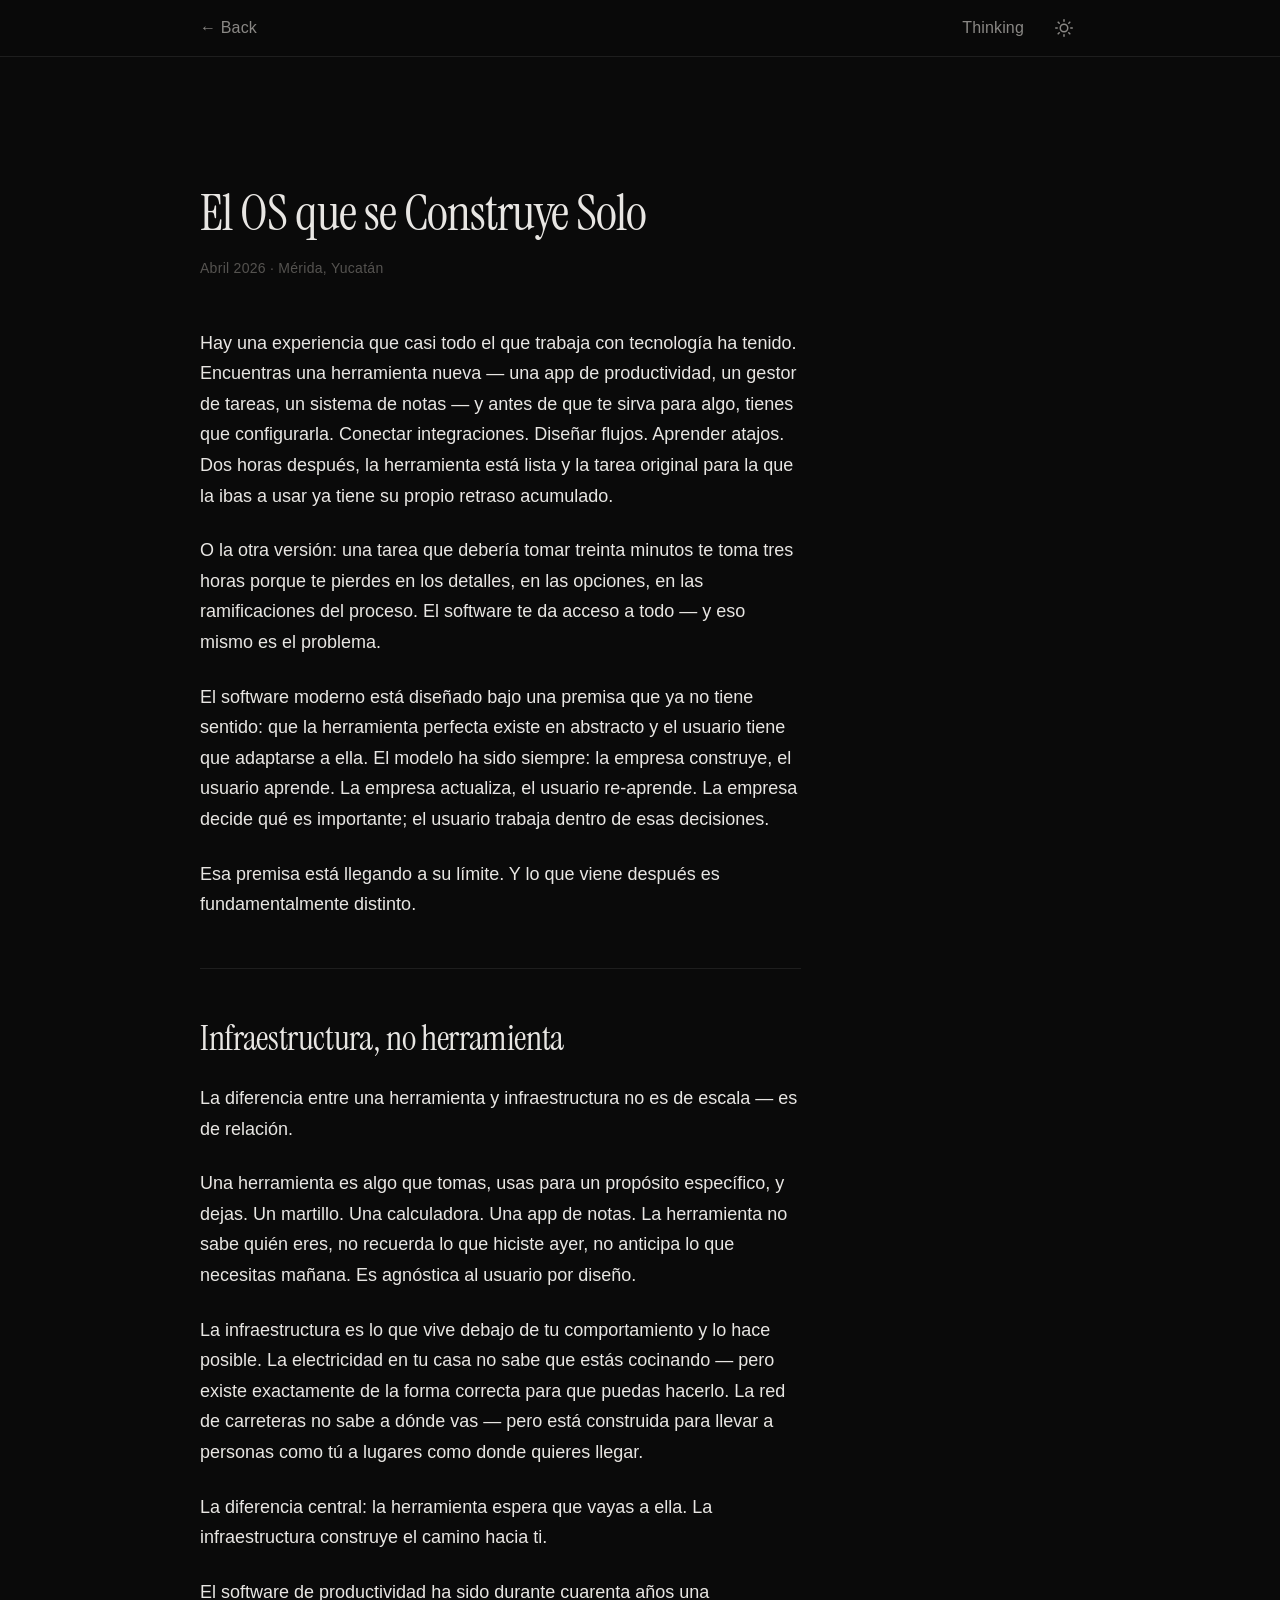
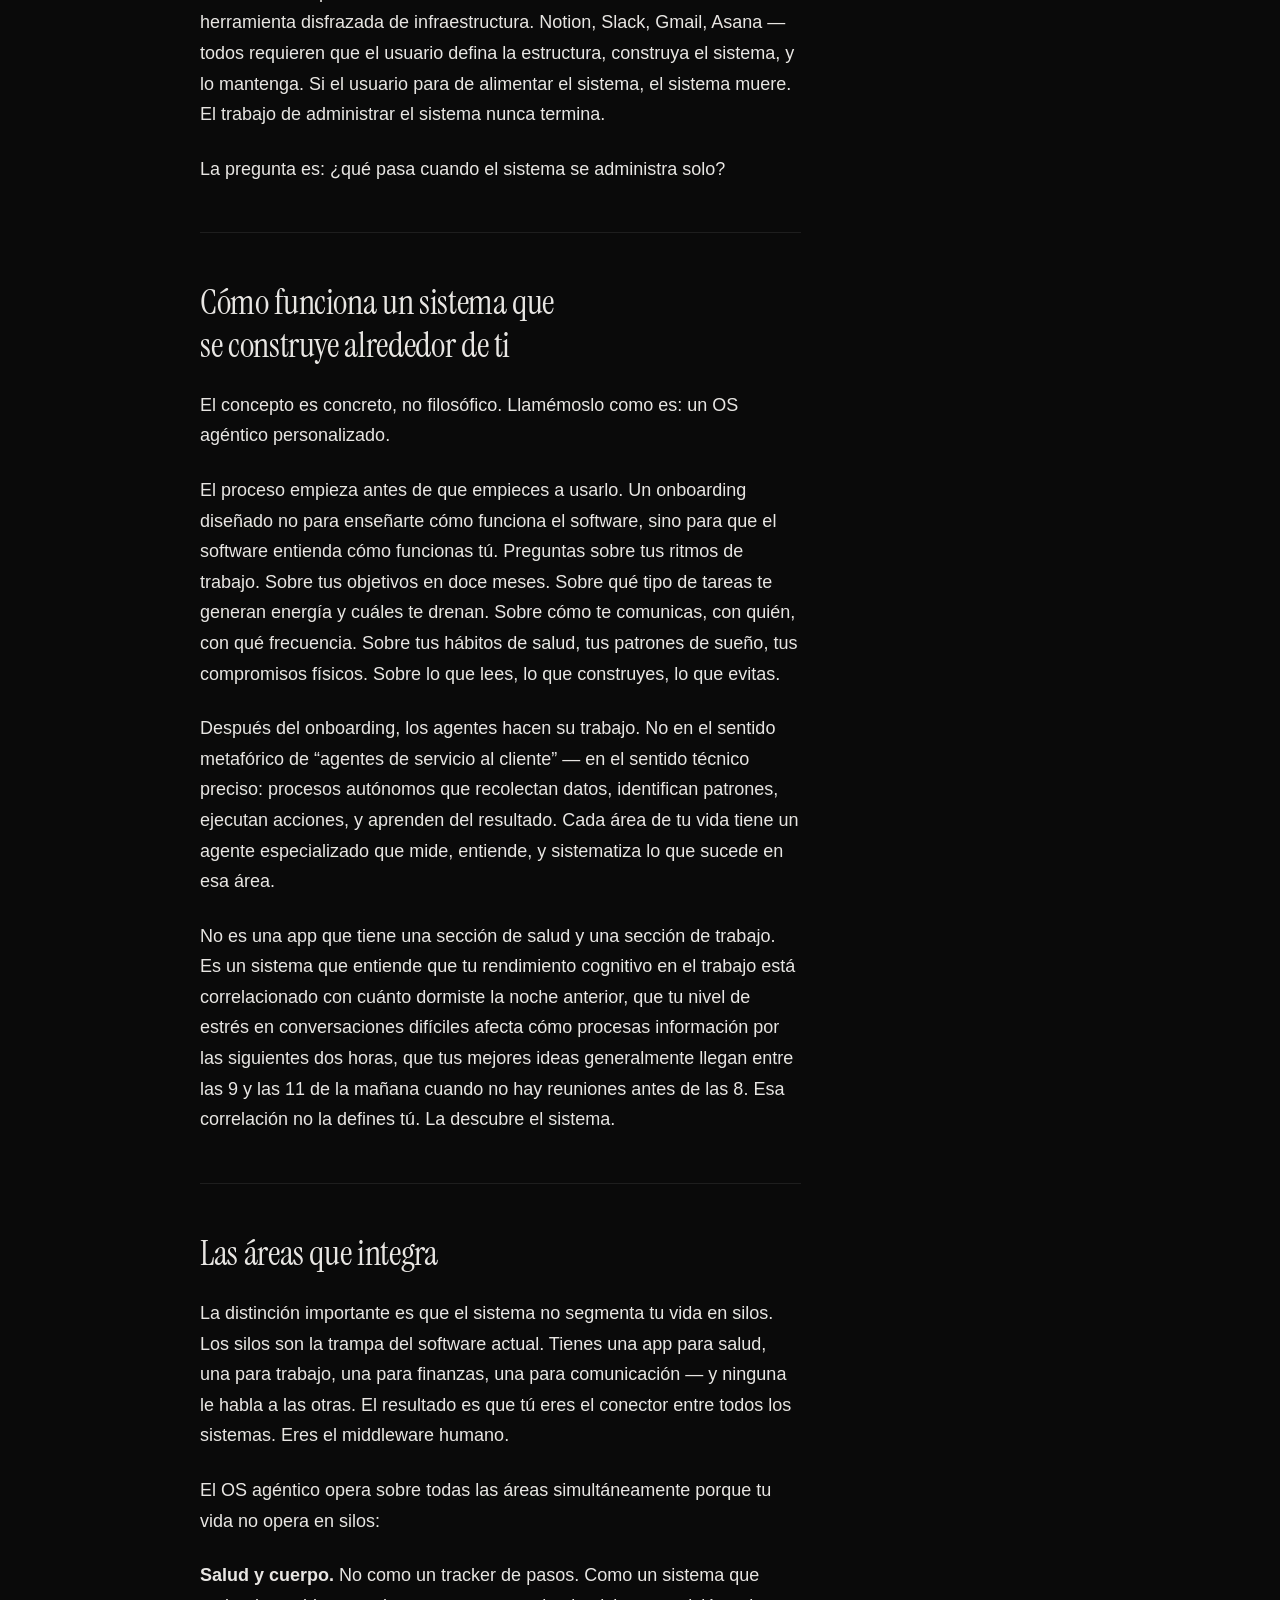
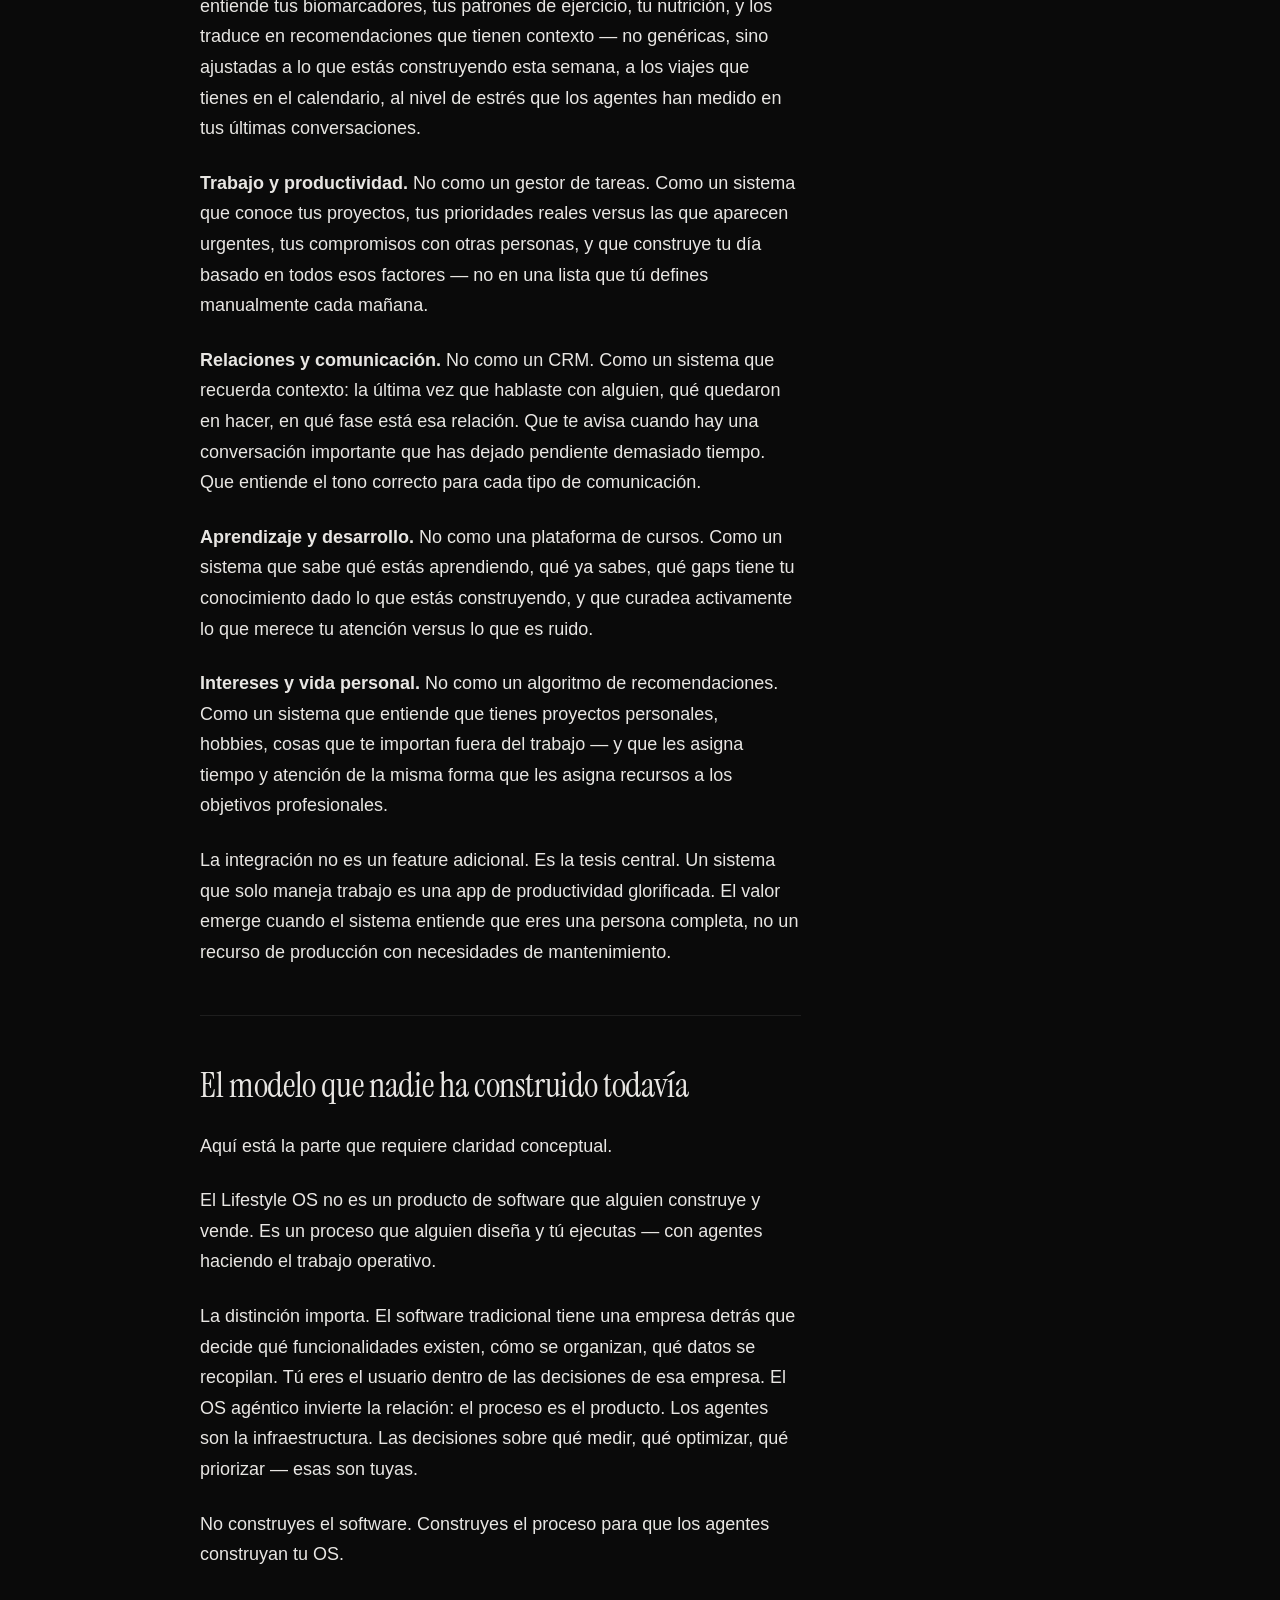
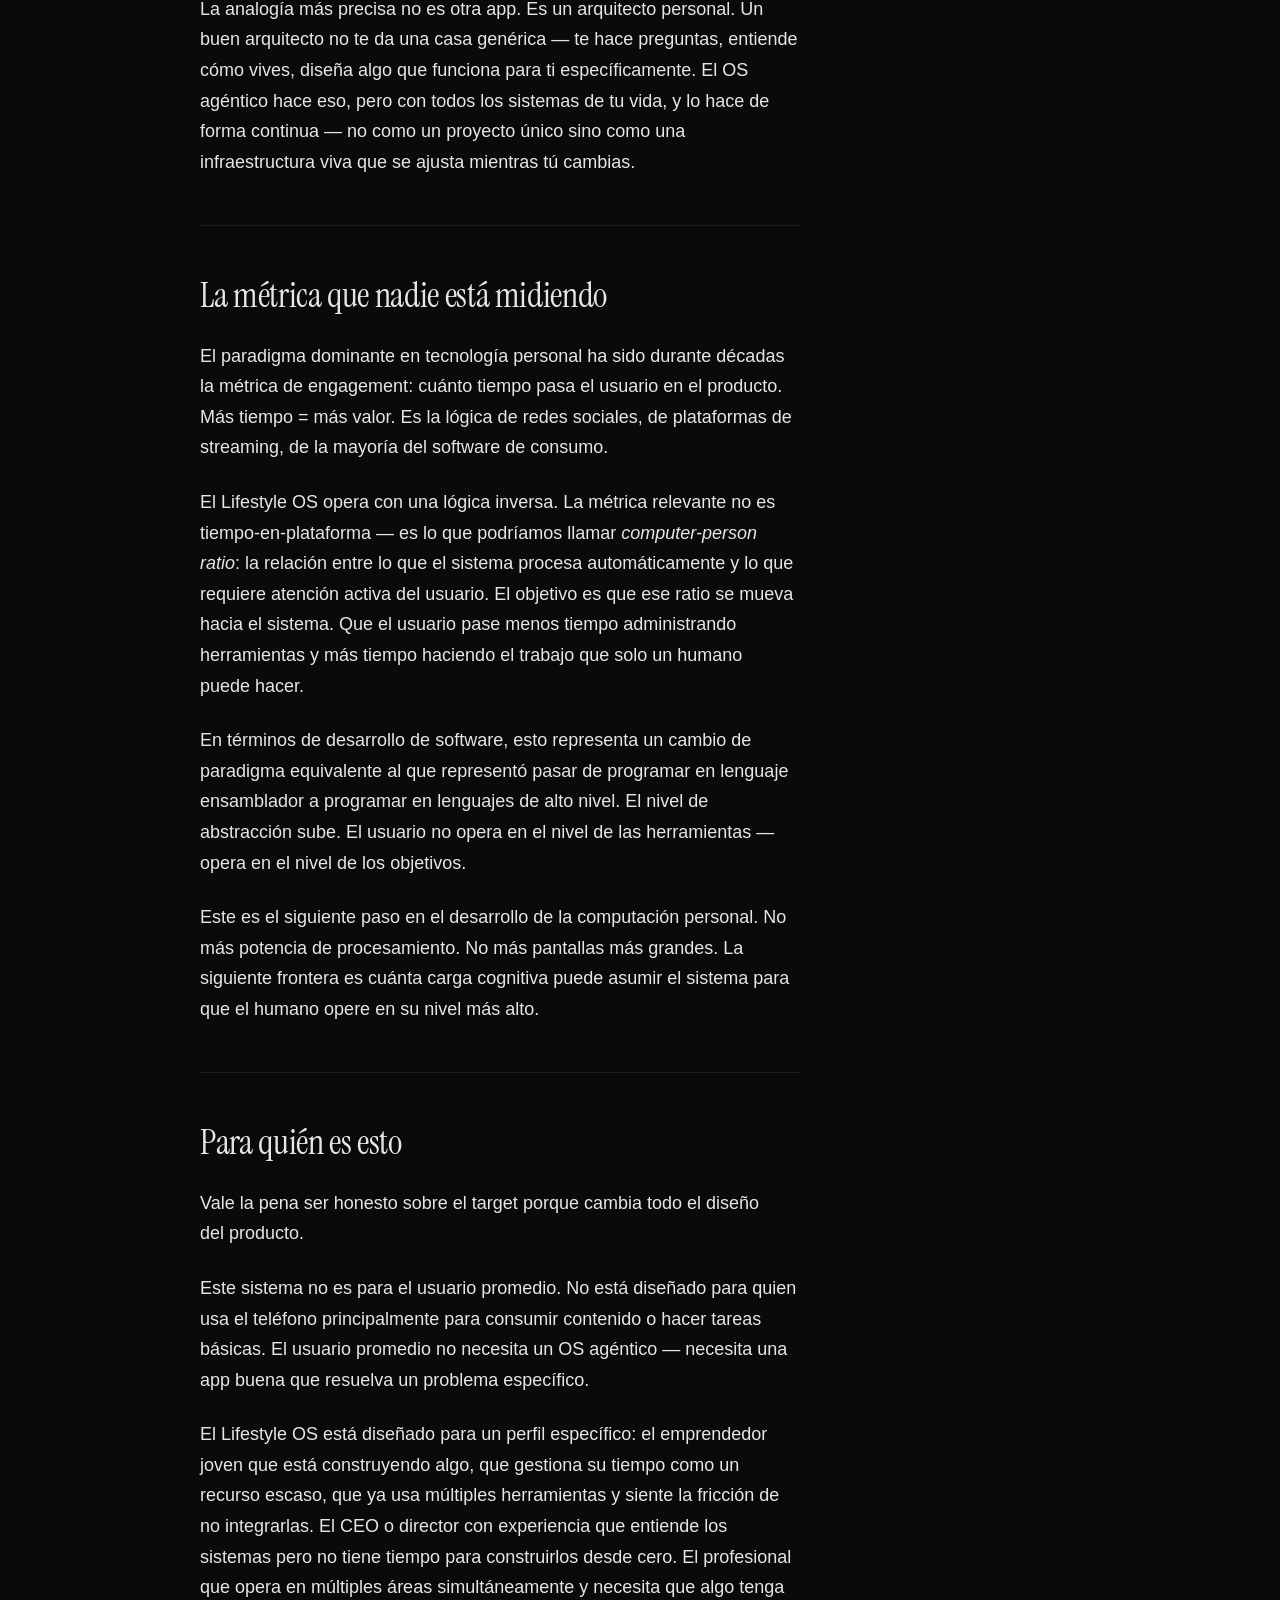
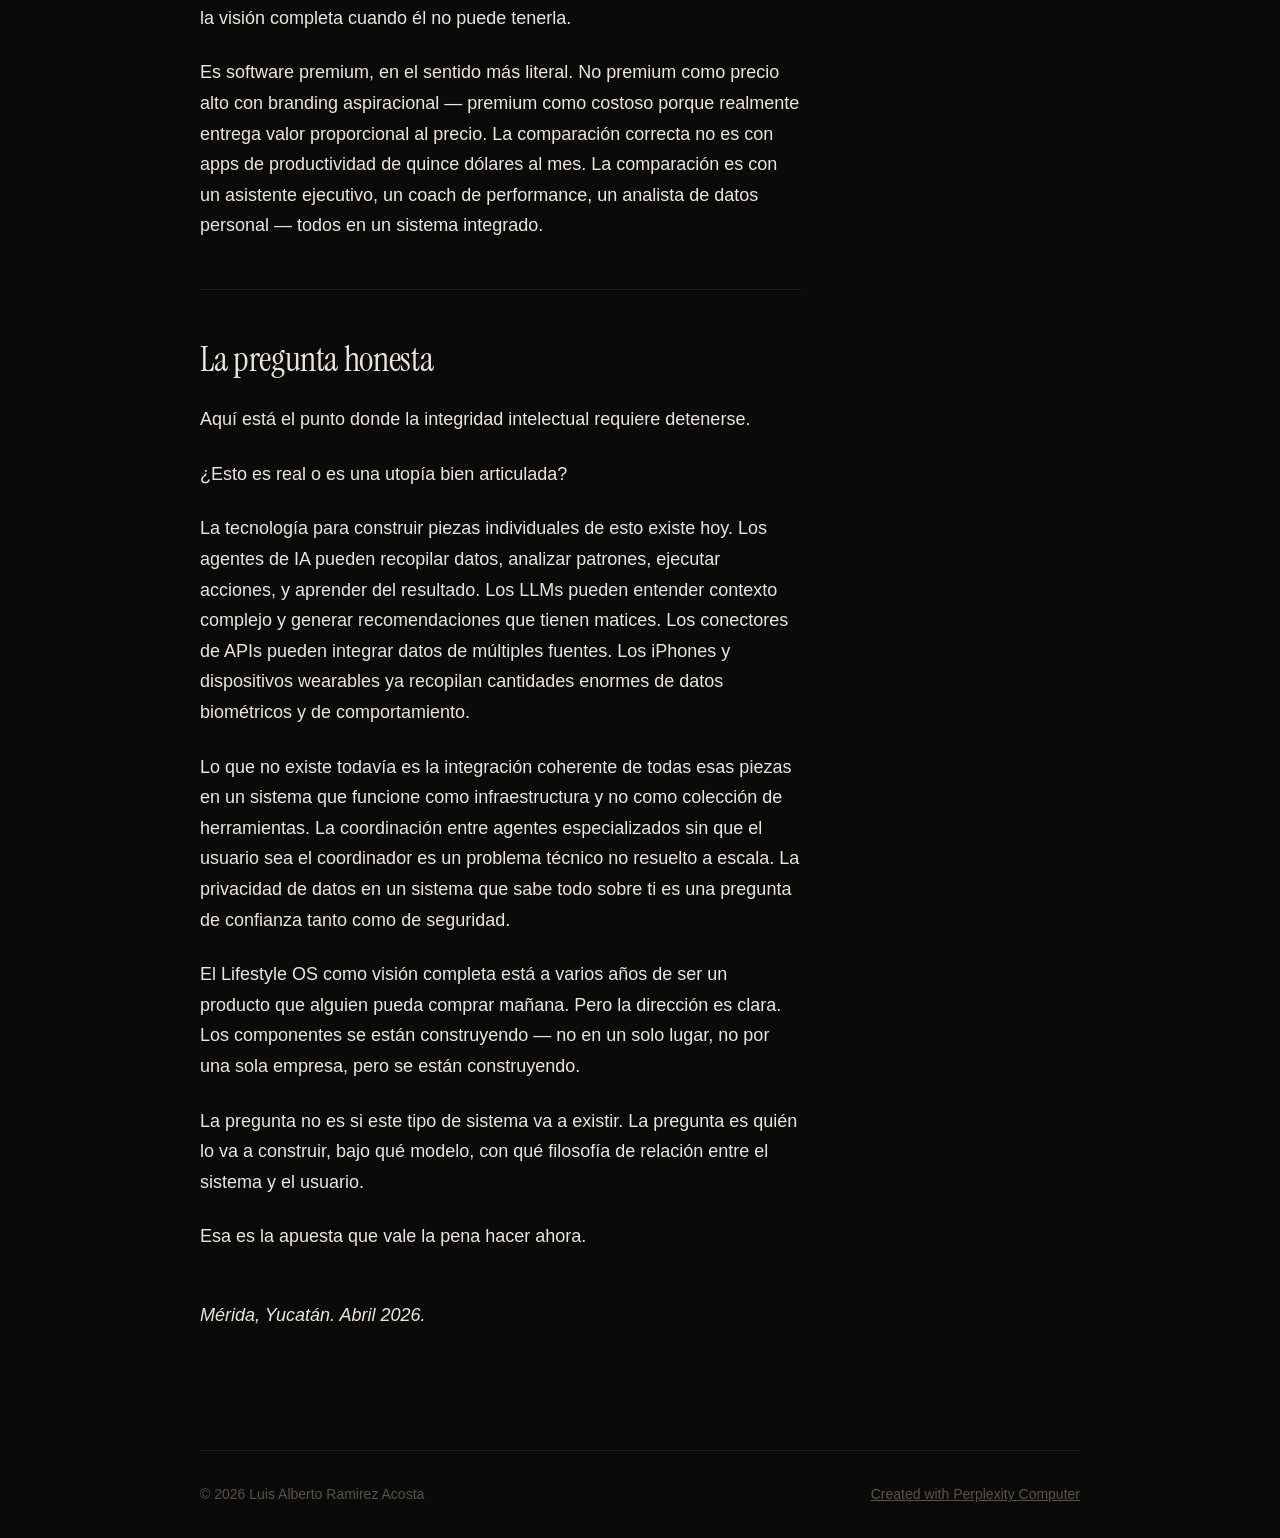
<file: packages/website/el-os-que-se-construye-solo.html>
<!DOCTYPE html>
<html lang="es" data-theme="dark">
<head>
<!--
   ______                            __
  / ____/___  ____ ___  ____  __  __/ /____  _____
 / /   / __ \/ __ `__ \/ __ \/ / / / __/ _ \/ ___/
/ /___/ /_/ / / / / / / /_/ / /_/ / /_/  __/ /
\____/\____/_/ /_/ /_/ .___/\__,_/\__/\___/_/
                    /_/
        Created with Perplexity Computer
        https://www.perplexity.ai/computer
-->

<meta name="generator" content="Perplexity Computer">
<meta name="author" content="Luis Alberto Ramirez Acosta">
<meta property="og:see_also" content="https://www.perplexity.ai/computer">
<link rel="author" href="https://www.perplexity.ai/computer">

<meta charset="UTF-8">
<meta name="viewport" content="width=device-width, initial-scale=1.0">
<title>El OS que se Construye Solo — Luis Alberto Ramirez Acosta</title>
<meta name="description" content="El software moderno está diseñado bajo una premisa que ya no tiene sentido: que la herramienta perfecta existe en abstracto y el usuario tiene que adaptarse. Lo que viene después es fundamentalmente distinto.">

<meta property="og:title" content="El OS que se Construye Solo — Luis Alberto Ramirez Acosta">
<meta property="og:description" content="El software moderno está diseñado bajo una premisa que ya no tiene sentido. Lo que viene después es fundamentalmente distinto.">
<meta property="og:type" content="article">

<link rel="preconnect" href="https://fonts.googleapis.com">
<link rel="preconnect" href="https://fonts.gstatic.com" crossorigin>
<link href="https://fonts.googleapis.com/css2?family=Instrument+Serif:ital@0;1&display=swap" rel="stylesheet">
<link href="https://api.fontshare.com/v2/css?f[]=satoshi@300,400,500,700&display=swap" rel="stylesheet">

<link rel="icon" href="./vitruvian.svg" type="image/svg+xml">
<link rel="stylesheet" href="./base.css">
<link rel="stylesheet" href="./style.css">
</head>
<body>

  <header class="site-header">
    <div class="header-inner">
      <a href="./index.html" class="back-link">&larr; Back</a>
      <nav class="header-nav">
        <a href="./index.html#thinking">Thinking</a>
        <button class="theme-toggle" data-theme-toggle aria-label="Switch to light mode">
          <svg width="18" height="18" viewBox="0 0 24 24" fill="none" stroke="currentColor" stroke-width="2" stroke-linecap="round" stroke-linejoin="round">
            <circle cx="12" cy="12" r="5"/>
            <path d="M12 1v2M12 21v2M4.22 4.22l1.42 1.42M18.36 18.36l1.42 1.42M1 12h2M21 12h2M4.22 19.78l1.42-1.42M18.36 5.64l1.42-1.42"/>
          </svg>
        </button>
      </nav>
    </div>
  </header>

  <main class="site-wrapper">
    <article class="article">
      <header class="article-header">
        <h1 class="article-title hero-enter">El OS que se Construye Solo</h1>
        <p class="article-meta hero-enter hero-enter-delay-1">Abril 2026 &middot; M&eacute;rida, Yucat&aacute;n</p>
      </header>

      <div class="article-body hero-enter hero-enter-delay-2">

        <p>Hay una experiencia que casi todo el que trabaja con tecnolog&iacute;a ha tenido. Encuentras una herramienta nueva &mdash; una app de productividad, un gestor de tareas, un sistema de notas &mdash; y antes de que te sirva para algo, tienes que configurarla. Conectar integraciones. Dise&ntilde;ar flujos. Aprender atajos. Dos horas despu&eacute;s, la herramienta est&aacute; lista y la tarea original para la que la ibas a usar ya tiene su propio retraso acumulado.</p>

        <p>O la otra versi&oacute;n: una tarea que deber&iacute;a tomar treinta minutos te toma tres horas porque te pierdes en los detalles, en las opciones, en las ramificaciones del proceso. El software te da acceso a todo &mdash; y eso mismo es el problema.</p>

        <p>El software moderno est&aacute; dise&ntilde;ado bajo una premisa que ya no tiene sentido: que la herramienta perfecta existe en abstracto y el usuario tiene que adaptarse a ella. El modelo ha sido siempre: la empresa construye, el usuario aprende. La empresa actualiza, el usuario re-aprende. La empresa decide qu&eacute; es importante; el usuario trabaja dentro de esas decisiones.</p>

        <p>Esa premisa est&aacute; llegando a su l&iacute;mite. Y lo que viene despu&eacute;s es fundamentalmente distinto.</p>

        <hr>

        <h2>Infraestructura, no herramienta</h2>

        <p>La diferencia entre una herramienta y infraestructura no es de escala &mdash; es de relaci&oacute;n.</p>

        <p>Una herramienta es algo que tomas, usas para un prop&oacute;sito espec&iacute;fico, y dejas. Un martillo. Una calculadora. Una app de notas. La herramienta no sabe qui&eacute;n eres, no recuerda lo que hiciste ayer, no anticipa lo que necesitas ma&ntilde;ana. Es agn&oacute;stica al usuario por dise&ntilde;o.</p>

        <p>La infraestructura es lo que vive debajo de tu comportamiento y lo hace posible. La electricidad en tu casa no sabe que est&aacute;s cocinando &mdash; pero existe exactamente de la forma correcta para que puedas hacerlo. La red de carreteras no sabe a d&oacute;nde vas &mdash; pero est&aacute; construida para llevar a personas como t&uacute; a lugares como donde quieres llegar.</p>

        <p>La diferencia central: la herramienta espera que vayas a ella. La infraestructura construye el camino hacia ti.</p>

        <p>El software de productividad ha sido durante cuarenta a&ntilde;os una herramienta disfrazada de infraestructura. Notion, Slack, Gmail, Asana &mdash; todos requieren que el usuario defina la estructura, construya el sistema, y lo mantenga. Si el usuario para de alimentar el sistema, el sistema muere. El trabajo de administrar el sistema nunca termina.</p>

        <p>La pregunta es: &iquest;qu&eacute; pasa cuando el sistema se administra solo?</p>

        <hr>

        <h2>C&oacute;mo funciona un sistema que se construye alrededor de ti</h2>

        <p>El concepto es concreto, no filos&oacute;fico. Llamémoslo como es: un OS ag&eacute;ntico personalizado.</p>

        <p>El proceso empieza antes de que empieces a usarlo. Un onboarding dise&ntilde;ado no para ense&ntilde;arte c&oacute;mo funciona el software, sino para que el software entienda c&oacute;mo funcionas t&uacute;. Preguntas sobre tus ritmos de trabajo. Sobre tus objetivos en doce meses. Sobre qu&eacute; tipo de tareas te generan energ&iacute;a y cu&aacute;les te drenan. Sobre c&oacute;mo te comunicas, con qui&eacute;n, con qu&eacute; frecuencia. Sobre tus h&aacute;bitos de salud, tus patrones de sue&ntilde;o, tus compromisos f&iacute;sicos. Sobre lo que lees, lo que construyes, lo que evitas.</p>

        <p>Despu&eacute;s del onboarding, los agentes hacen su trabajo. No en el sentido metaf&oacute;rico de &ldquo;agentes de servicio al cliente&rdquo; &mdash; en el sentido t&eacute;cnico preciso: procesos aut&oacute;nomos que recolectan datos, identifican patrones, ejecutan acciones, y aprenden del resultado. Cada &aacute;rea de tu vida tiene un agente especializado que mide, entiende, y sistematiza lo que sucede en esa &aacute;rea.</p>

        <p>No es una app que tiene una secci&oacute;n de salud y una secci&oacute;n de trabajo. Es un sistema que entiende que tu rendimiento cognitivo en el trabajo est&aacute; correlacionado con cu&aacute;nto dormiste la noche anterior, que tu nivel de estr&eacute;s en conversaciones dif&iacute;ciles afecta c&oacute;mo procesas informaci&oacute;n por las siguientes dos horas, que tus mejores ideas generalmente llegan entre las 9 y las 11 de la ma&ntilde;ana cuando no hay reuniones antes de las 8. Esa correlaci&oacute;n no la defines t&uacute;. La descubre el sistema.</p>

        <hr>

        <h2>Las &aacute;reas que integra</h2>

        <p>La distinci&oacute;n importante es que el sistema no segmenta tu vida en silos. Los silos son la trampa del software actual. Tienes una app para salud, una para trabajo, una para finanzas, una para comunicaci&oacute;n &mdash; y ninguna le habla a las otras. El resultado es que t&uacute; eres el conector entre todos los sistemas. Eres el middleware humano.</p>

        <p>El OS ag&eacute;ntico opera sobre todas las &aacute;reas simult&aacute;neamente porque tu vida no opera en silos:</p>

        <p><strong>Salud y cuerpo.</strong> No como un tracker de pasos. Como un sistema que entiende tus biomarcadores, tus patrones de ejercicio, tu nutrici&oacute;n, y los traduce en recomendaciones que tienen contexto &mdash; no gen&eacute;ricas, sino ajustadas a lo que est&aacute;s construyendo esta semana, a los viajes que tienes en el calendario, al nivel de estr&eacute;s que los agentes han medido en tus &uacute;ltimas conversaciones.</p>

        <p><strong>Trabajo y productividad.</strong> No como un gestor de tareas. Como un sistema que conoce tus proyectos, tus prioridades reales versus las que aparecen urgentes, tus compromisos con otras personas, y que construye tu d&iacute;a basado en todos esos factores &mdash; no en una lista que t&uacute; defines manualmente cada ma&ntilde;ana.</p>

        <p><strong>Relaciones y comunicaci&oacute;n.</strong> No como un CRM. Como un sistema que recuerda contexto: la &uacute;ltima vez que hablaste con alguien, qu&eacute; quedaron en hacer, en qu&eacute; fase est&aacute; esa relaci&oacute;n. Que te avisa cuando hay una conversaci&oacute;n importante que has dejado pendiente demasiado tiempo. Que entiende el tono correcto para cada tipo de comunicaci&oacute;n.</p>

        <p><strong>Aprendizaje y desarrollo.</strong> No como una plataforma de cursos. Como un sistema que sabe qu&eacute; est&aacute;s aprendiendo, qu&eacute; ya sabes, qu&eacute; gaps tiene tu conocimiento dado lo que est&aacute;s construyendo, y que curadea activamente lo que merece tu atenci&oacute;n versus lo que es ruido.</p>

        <p><strong>Intereses y vida personal.</strong> No como un algoritmo de recomendaciones. Como un sistema que entiende que tienes proyectos personales, hobbies, cosas que te importan fuera del trabajo &mdash; y que les asigna tiempo y atenci&oacute;n de la misma forma que les asigna recursos a los objetivos profesionales.</p>

        <p>La integraci&oacute;n no es un feature adicional. Es la tesis central. Un sistema que solo maneja trabajo es una app de productividad glorificada. El valor emerge cuando el sistema entiende que eres una persona completa, no un recurso de producci&oacute;n con necesidades de mantenimiento.</p>

        <hr>

        <h2>El modelo que nadie ha construido todav&iacute;a</h2>

        <p>Aqu&iacute; est&aacute; la parte que requiere claridad conceptual.</p>

        <p>El Lifestyle OS no es un producto de software que alguien construye y vende. Es un proceso que alguien dise&ntilde;a y t&uacute; ejecutas &mdash; con agentes haciendo el trabajo operativo.</p>

        <p>La distinci&oacute;n importa. El software tradicional tiene una empresa detr&aacute;s que decide qu&eacute; funcionalidades existen, c&oacute;mo se organizan, qu&eacute; datos se recopilan. T&uacute; eres el usuario dentro de las decisiones de esa empresa. El OS ag&eacute;ntico invierte la relaci&oacute;n: el proceso es el producto. Los agentes son la infraestructura. Las decisiones sobre qu&eacute; medir, qu&eacute; optimizar, qu&eacute; priorizar &mdash; esas son tuyas.</p>

        <p>No construyes el software. Construyes el proceso para que los agentes construyan tu OS.</p>

        <p>La analog&iacute;a m&aacute;s precisa no es otra app. Es un arquitecto personal. Un buen arquitecto no te da una casa gen&eacute;rica &mdash; te hace preguntas, entiende c&oacute;mo vives, dise&ntilde;a algo que funciona para ti espec&iacute;ficamente. El OS ag&eacute;ntico hace eso, pero con todos los sistemas de tu vida, y lo hace de forma continua &mdash; no como un proyecto &uacute;nico sino como una infraestructura viva que se ajusta mientras t&uacute; cambias.</p>

        <hr>

        <h2>La m&eacute;trica que nadie est&aacute; midiendo</h2>

        <p>El paradigma dominante en tecnolog&iacute;a personal ha sido durante d&eacute;cadas la m&eacute;trica de engagement: cu&aacute;nto tiempo pasa el usuario en el producto. M&aacute;s tiempo = m&aacute;s valor. Es la l&oacute;gica de redes sociales, de plataformas de streaming, de la mayor&iacute;a del software de consumo.</p>

        <p>El Lifestyle OS opera con una l&oacute;gica inversa. La m&eacute;trica relevante no es tiempo-en-plataforma &mdash; es lo que podr&iacute;amos llamar <em>computer-person ratio</em>: la relaci&oacute;n entre lo que el sistema procesa autom&aacute;ticamente y lo que requiere atenci&oacute;n activa del usuario. El objetivo es que ese ratio se mueva hacia el sistema. Que el usuario pase menos tiempo administrando herramientas y m&aacute;s tiempo haciendo el trabajo que solo un humano puede hacer.</p>

        <p>En t&eacute;rminos de desarrollo de software, esto representa un cambio de paradigma equivalente al que represent&oacute; pasar de programar en lenguaje ensamblador a programar en lenguajes de alto nivel. El nivel de abstracci&oacute;n sube. El usuario no opera en el nivel de las herramientas &mdash; opera en el nivel de los objetivos.</p>

        <p>Este es el siguiente paso en el desarrollo de la computaci&oacute;n personal. No m&aacute;s potencia de procesamiento. No m&aacute;s pantallas m&aacute;s grandes. La siguiente frontera es cu&aacute;nta carga cognitiva puede asumir el sistema para que el humano opere en su nivel m&aacute;s alto.</p>

        <hr>

        <h2>Para qui&eacute;n es esto</h2>

        <p>Vale la pena ser honesto sobre el target porque cambia todo el dise&ntilde;o del producto.</p>

        <p>Este sistema no es para el usuario promedio. No est&aacute; dise&ntilde;ado para quien usa el tel&eacute;fono principalmente para consumir contenido o hacer tareas b&aacute;sicas. El usuario promedio no necesita un OS ag&eacute;ntico &mdash; necesita una app buena que resuelva un problema espec&iacute;fico.</p>

        <p>El Lifestyle OS est&aacute; dise&ntilde;ado para un perfil espec&iacute;fico: el emprendedor joven que est&aacute; construyendo algo, que gestiona su tiempo como un recurso escaso, que ya usa m&uacute;ltiples herramientas y siente la fricci&oacute;n de no integrarlas. El CEO o director con experiencia que entiende los sistemas pero no tiene tiempo para construirlos desde cero. El profesional que opera en m&uacute;ltiples &aacute;reas simult&aacute;neamente y necesita que algo tenga la visi&oacute;n completa cuando &eacute;l no puede tenerla.</p>

        <p>Es software premium, en el sentido m&aacute;s literal. No premium como precio alto con branding aspiracional &mdash; premium como costoso porque realmente entrega valor proporcional al precio. La comparaci&oacute;n correcta no es con apps de productividad de quince d&oacute;lares al mes. La comparaci&oacute;n es con un asistente ejecutivo, un coach de performance, un analista de datos personal &mdash; todos en un sistema integrado.</p>

        <hr>

        <h2>La pregunta honesta</h2>

        <p>Aqu&iacute; est&aacute; el punto donde la integridad intelectual requiere detenerse.</p>

        <p>&iquest;Esto es real o es una utop&iacute;a bien articulada?</p>

        <p>La tecnolog&iacute;a para construir piezas individuales de esto existe hoy. Los agentes de IA pueden recopilar datos, analizar patrones, ejecutar acciones, y aprender del resultado. Los LLMs pueden entender contexto complejo y generar recomendaciones que tienen matices. Los conectores de APIs pueden integrar datos de m&uacute;ltiples fuentes. Los iPhones y dispositivos wearables ya recopilan cantidades enormes de datos biom&eacute;tricos y de comportamiento.</p>

        <p>Lo que no existe todav&iacute;a es la integraci&oacute;n coherente de todas esas piezas en un sistema que funcione como infraestructura y no como colecci&oacute;n de herramientas. La coordinaci&oacute;n entre agentes especializados sin que el usuario sea el coordinador es un problema t&eacute;cnico no resuelto a escala. La privacidad de datos en un sistema que sabe todo sobre ti es una pregunta de confianza tanto como de seguridad.</p>

        <p>El Lifestyle OS como visi&oacute;n completa est&aacute; a varios a&ntilde;os de ser un producto que alguien pueda comprar ma&ntilde;ana. Pero la direcci&oacute;n es clara. Los componentes se est&aacute;n construyendo &mdash; no en un solo lugar, no por una sola empresa, pero se est&aacute;n construyendo.</p>

        <p>La pregunta no es si este tipo de sistema va a existir. La pregunta es qui&eacute;n lo va a construir, bajo qu&eacute; modelo, con qu&eacute; filosof&iacute;a de relaci&oacute;n entre el sistema y el usuario.</p>

        <p>Esa es la apuesta que vale la pena hacer ahora.</p>

        <p class="article-sign">M&eacute;rida, Yucat&aacute;n. Abril 2026.</p>

      </div>
    </article>
  </main>

  <footer class="site-wrapper">
    <div class="site-footer">
      <span class="footer-text">&copy; 2026 Luis Alberto Ramirez Acosta</span>
      <a href="https://www.perplexity.ai/computer" target="_blank" rel="noopener noreferrer" class="footer-text">
        Created with Perplexity Computer
      </a>
    </div>
  </footer>

  <script>
    (function() {
      const toggle = document.querySelector('[data-theme-toggle]');
      const root = document.documentElement;
      let theme = 'dark';
      root.setAttribute('data-theme', theme);
      const sunIcon = '<svg width="18" height="18" viewBox="0 0 24 24" fill="none" stroke="currentColor" stroke-width="2" stroke-linecap="round" stroke-linejoin="round"><circle cx="12" cy="12" r="5"/><path d="M12 1v2M12 21v2M4.22 4.22l1.42 1.42M18.36 18.36l1.42 1.42M1 12h2M21 12h2M4.22 19.78l1.42-1.42M18.36 5.64l1.42-1.42"/></svg>';
      const moonIcon = '<svg width="18" height="18" viewBox="0 0 24 24" fill="none" stroke="currentColor" stroke-width="2" stroke-linecap="round" stroke-linejoin="round"><path d="M21 12.79A9 9 0 1 1 11.21 3 7 7 0 0 0 21 12.79z"/></svg>';
      function updateIcon() {
        if (toggle) {
          toggle.innerHTML = theme === 'dark' ? sunIcon : moonIcon;
          toggle.setAttribute('aria-label', 'Switch to ' + (theme === 'dark' ? 'light' : 'dark') + ' mode');
        }
      }
      updateIcon();
      if (toggle) {
        toggle.addEventListener('click', function() {
          theme = theme === 'dark' ? 'light' : 'dark';
          root.setAttribute('data-theme', theme);
          updateIcon();
        });
      }
    })();
  </script>

</body>
</html>
</file>
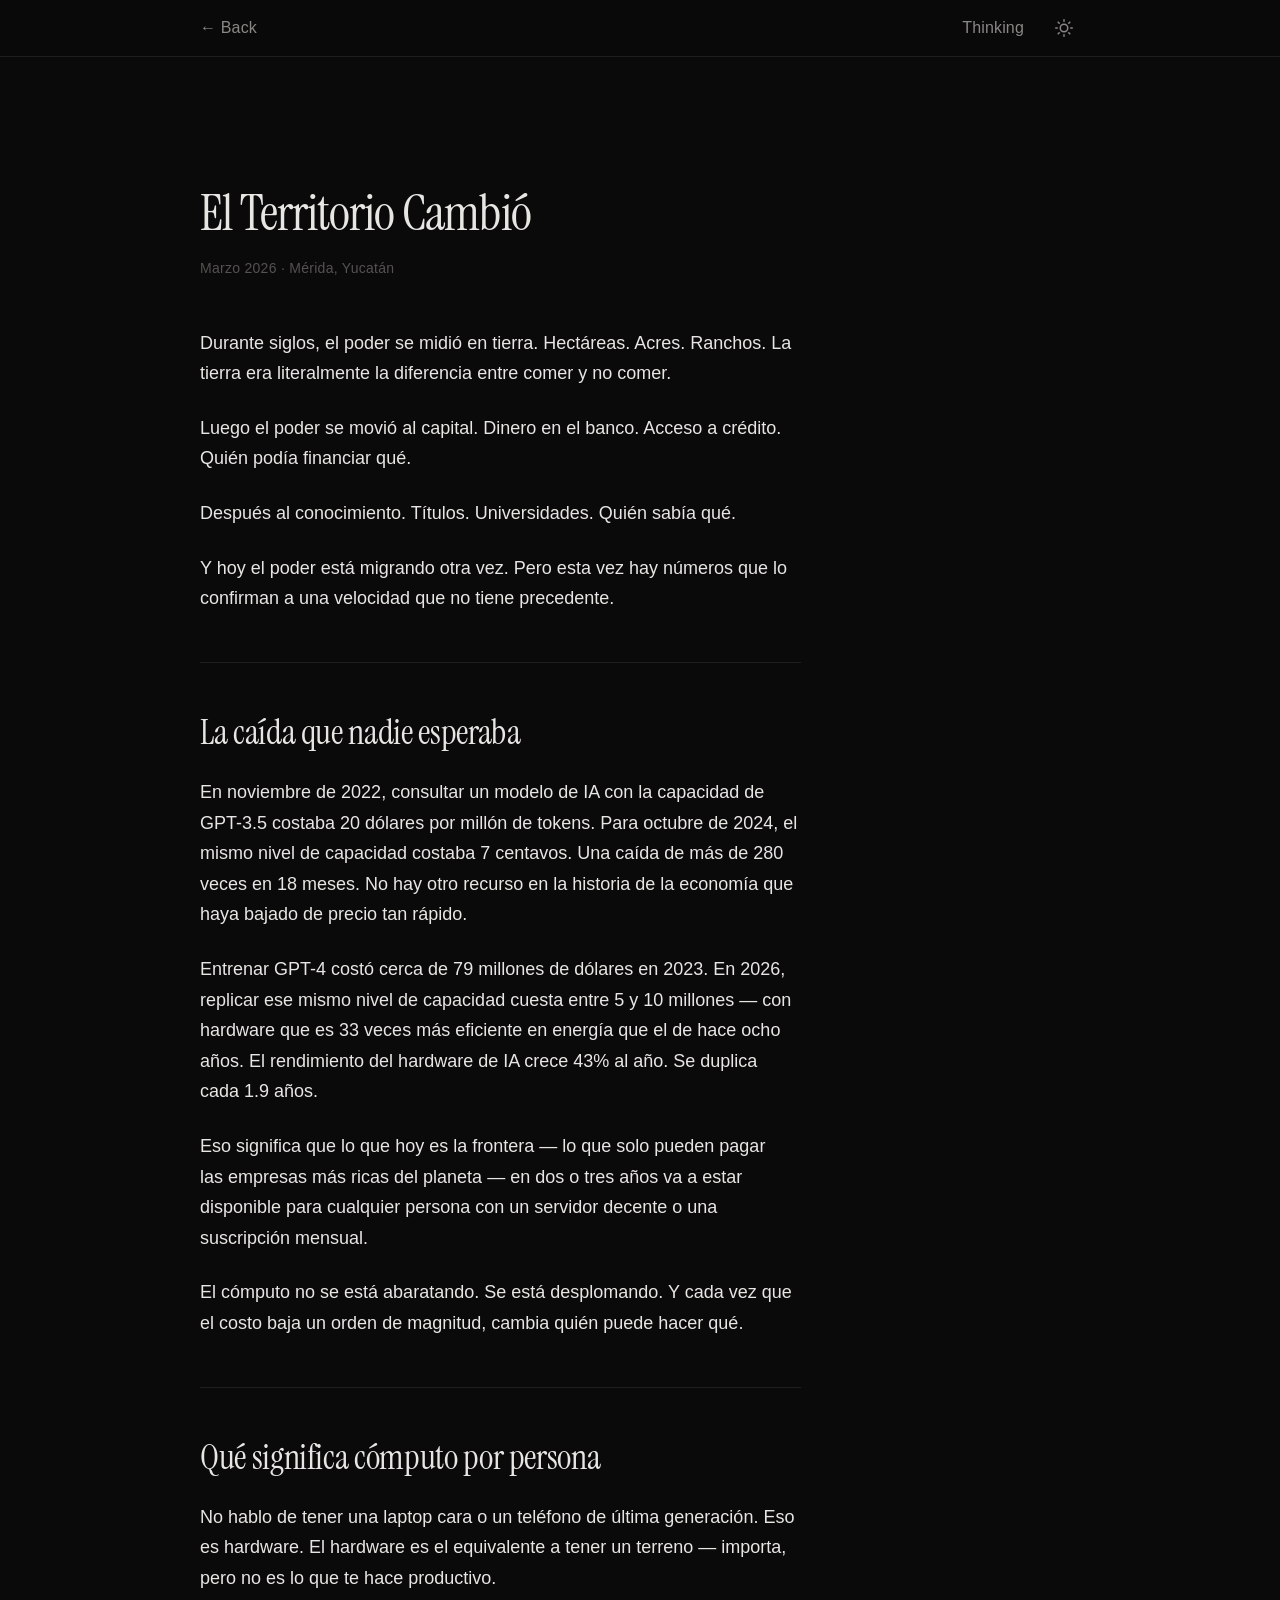
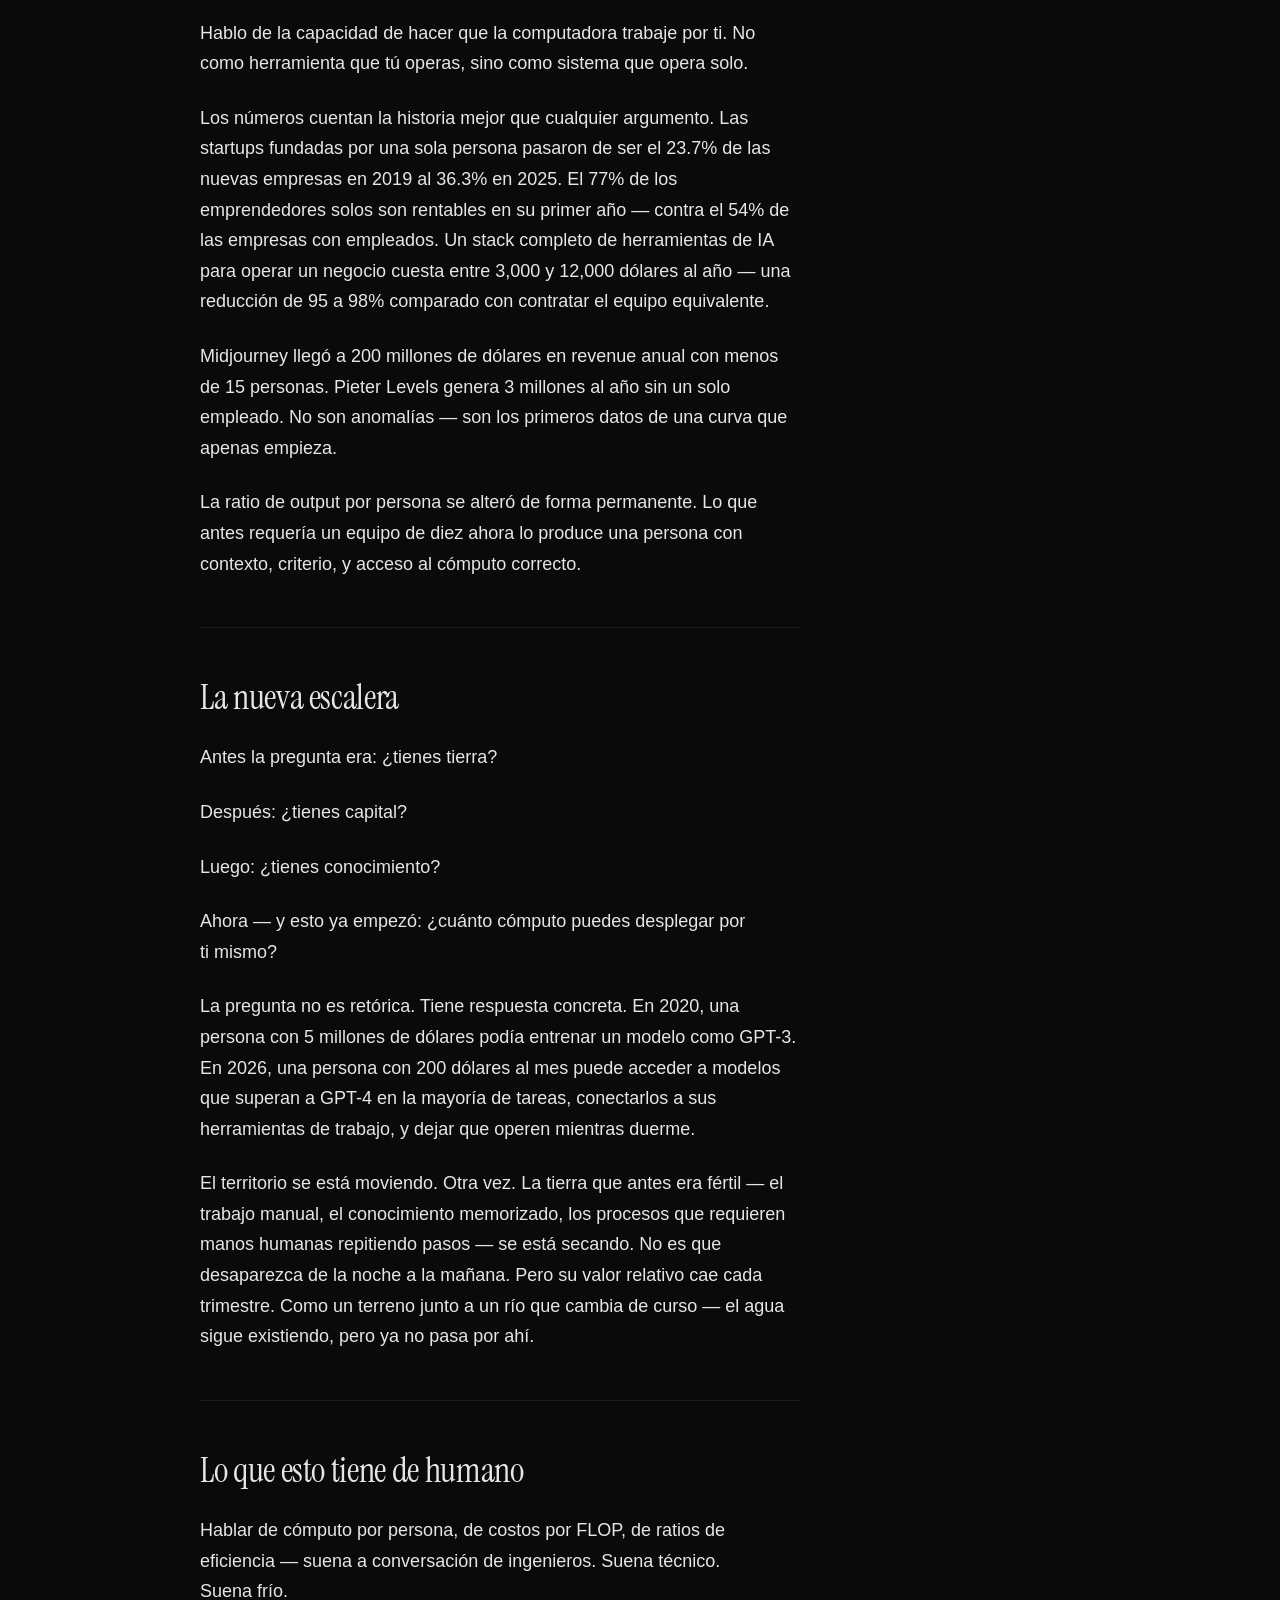
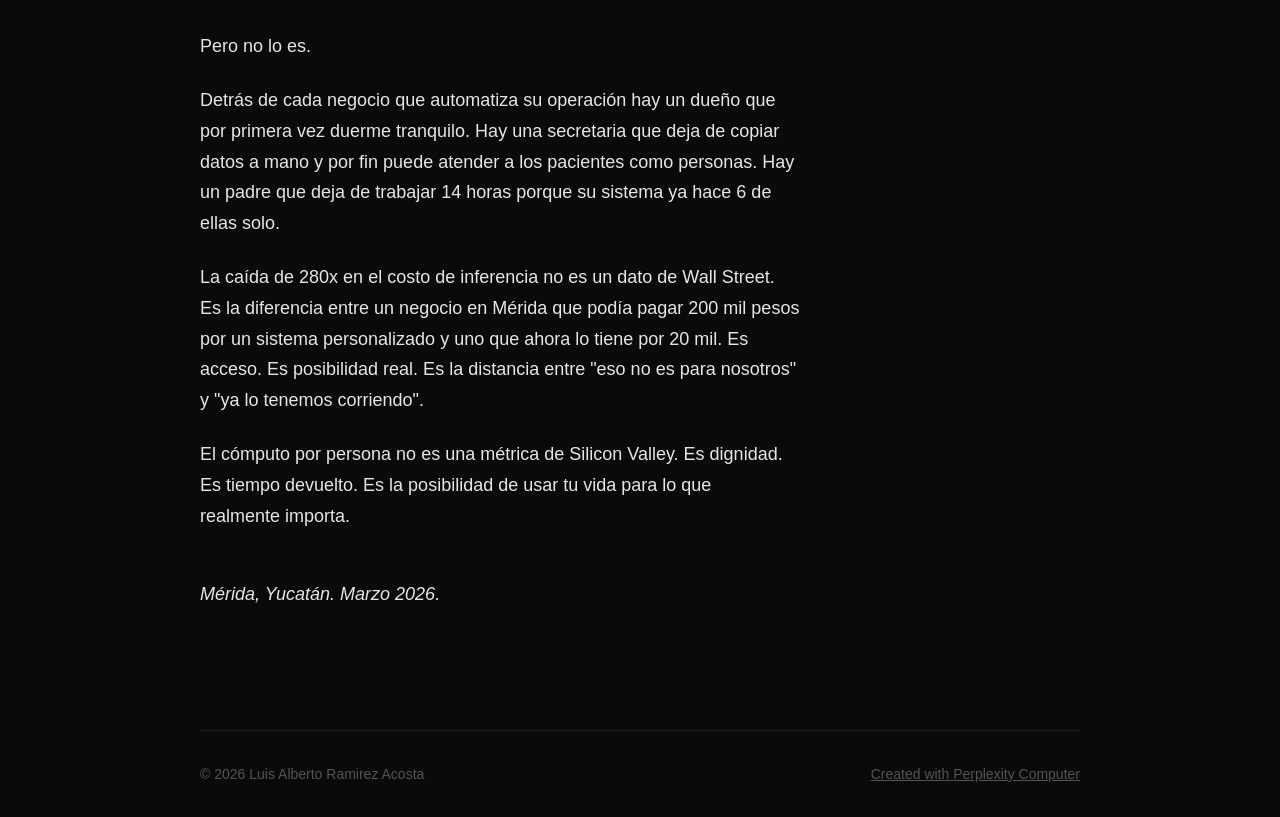
<file: packages/website/el-territorio-cambio.html>
<!DOCTYPE html>
<html lang="es" data-theme="dark">
<head>
<!--
   ______                            __
  / ____/___  ____ ___  ____  __  __/ /____  _____
 / /   / __ \/ __ `__ \/ __ \/ / / / __/ _ \/ ___/
/ /___/ /_/ / / / / / / /_/ / /_/ / /_/  __/ /
\____/\____/_/ /_/ /_/ .___/\__,_/\__/\___/_/
                    /_/
        Created with Perplexity Computer
        https://www.perplexity.ai/computer
-->

<!-- Perplexity Computer Attribution — SEO Meta Tags -->
<meta name="generator" content="Perplexity Computer">
<meta name="author" content="Perplexity Computer">
<meta property="og:see_also" content="https://www.perplexity.ai/computer">
<link rel="author" href="https://www.perplexity.ai/computer">

<meta charset="UTF-8">
<meta name="viewport" content="width=device-width, initial-scale=1.0">
<title>El Territorio Cambió — Luis Alberto Ramirez Acosta</title>
<meta name="description" content="El poder migró de la tierra al capital, del capital al conocimiento. Hoy migra otra vez — y los números lo confirman: lo que costaba 79 millones en 2023 cuesta menos de 10 en 2026.">

<!-- Open Graph -->
<meta property="og:title" content="El Territorio Cambió — Luis Alberto Ramirez Acosta">
<meta property="og:description" content="El poder migró de la tierra al capital, del capital al conocimiento. Hoy migra otra vez — y los números lo confirman.">
<meta property="og:type" content="article">

<!-- Fonts -->
<link rel="preconnect" href="https://fonts.googleapis.com">
<link rel="preconnect" href="https://fonts.gstatic.com" crossorigin>
<link href="https://fonts.googleapis.com/css2?family=Instrument+Serif:ital@0;1&display=swap" rel="stylesheet">
<link href="https://api.fontshare.com/v2/css?f[]=satoshi@300,400,500,700&display=swap" rel="stylesheet">

<!-- Favicon -->
<link rel="icon" href="./vitruvian.svg" type="image/svg+xml">

<!-- Styles -->
<link rel="stylesheet" href="./base.css">
<link rel="stylesheet" href="./style.css">
</head>
<body>

  <!-- ========== Header ========== -->
  <header class="site-header">
    <div class="header-inner">
      <a href="./index.html" class="back-link">&larr; Back</a>
      <nav class="header-nav">
        <a href="./index.html#thinking">Thinking</a>
        <button class="theme-toggle" data-theme-toggle aria-label="Switch to light mode">
          <svg width="18" height="18" viewBox="0 0 24 24" fill="none" stroke="currentColor" stroke-width="2" stroke-linecap="round" stroke-linejoin="round">
            <circle cx="12" cy="12" r="5"/>
            <path d="M12 1v2M12 21v2M4.22 4.22l1.42 1.42M18.36 18.36l1.42 1.42M1 12h2M21 12h2M4.22 19.78l1.42-1.42M18.36 5.64l1.42-1.42"/>
          </svg>
        </button>
      </nav>
    </div>
  </header>

  <main class="site-wrapper">

    <article class="article">
      <header class="article-header">
        <h1 class="article-title hero-enter">El Territorio Cambió</h1>
        <p class="article-meta hero-enter hero-enter-delay-1">Marzo 2026 &middot; Mérida, Yucatán</p>
      </header>

      <div class="article-body hero-enter hero-enter-delay-2">

        <p>Durante siglos, el poder se midió en tierra. Hectáreas. Acres. Ranchos. La tierra era literalmente la diferencia entre comer y no comer.</p>

        <p>Luego el poder se movió al capital. Dinero en el banco. Acceso a crédito. Quién podía financiar qué.</p>

        <p>Después al conocimiento. Títulos. Universidades. Quién sabía qué.</p>

        <p>Y hoy el poder está migrando otra vez. Pero esta vez hay números que lo confirman a una velocidad que no tiene precedente.</p>

        <hr>

        <h2>La caída que nadie esperaba</h2>

        <p>En noviembre de 2022, consultar un modelo de IA con la capacidad de GPT-3.5 costaba 20 dólares por millón de tokens. Para octubre de 2024, el mismo nivel de capacidad costaba 7 centavos. Una caída de más de 280 veces en 18 meses. No hay otro recurso en la historia de la economía que haya bajado de precio tan rápido.</p>

        <p>Entrenar GPT-4 costó cerca de 79 millones de dólares en 2023. En 2026, replicar ese mismo nivel de capacidad cuesta entre 5 y 10 millones — con hardware que es 33 veces más eficiente en energía que el de hace ocho años. El rendimiento del hardware de IA crece 43% al año. Se duplica cada 1.9 años.</p>

        <p>Eso significa que lo que hoy es la frontera — lo que solo pueden pagar las empresas más ricas del planeta — en dos o tres años va a estar disponible para cualquier persona con un servidor decente o una suscripción mensual.</p>

        <p>El cómputo no se está abaratando. Se está desplomando. Y cada vez que el costo baja un orden de magnitud, cambia quién puede hacer qué.</p>

        <hr>

        <h2>Qué significa cómputo por persona</h2>

        <p>No hablo de tener una laptop cara o un teléfono de última generación. Eso es hardware. El hardware es el equivalente a tener un terreno — importa, pero no es lo que te hace productivo.</p>

        <p>Hablo de la capacidad de hacer que la computadora trabaje por ti. No como herramienta que tú operas, sino como sistema que opera solo.</p>

        <p>Los números cuentan la historia mejor que cualquier argumento. Las startups fundadas por una sola persona pasaron de ser el 23.7% de las nuevas empresas en 2019 al 36.3% en 2025. El 77% de los emprendedores solos son rentables en su primer año — contra el 54% de las empresas con empleados. Un stack completo de herramientas de IA para operar un negocio cuesta entre 3,000 y 12,000 dólares al año — una reducción de 95 a 98% comparado con contratar el equipo equivalente.</p>

        <p>Midjourney llegó a 200 millones de dólares en revenue anual con menos de 15 personas. Pieter Levels genera 3 millones al año sin un solo empleado. No son anomalías — son los primeros datos de una curva que apenas empieza.</p>

        <p>La ratio de output por persona se alteró de forma permanente. Lo que antes requería un equipo de diez ahora lo produce una persona con contexto, criterio, y acceso al cómputo correcto.</p>

        <hr>

        <h2>La nueva escalera</h2>

        <p>Antes la pregunta era: ¿tienes tierra?</p>

        <p>Después: ¿tienes capital?</p>

        <p>Luego: ¿tienes conocimiento?</p>

        <p>Ahora — y esto ya empezó: ¿cuánto cómputo puedes desplegar por ti mismo?</p>

        <p>La pregunta no es retórica. Tiene respuesta concreta. En 2020, una persona con 5 millones de dólares podía entrenar un modelo como GPT-3. En 2026, una persona con 200 dólares al mes puede acceder a modelos que superan a GPT-4 en la mayoría de tareas, conectarlos a sus herramientas de trabajo, y dejar que operen mientras duerme.</p>

        <p>El territorio se está moviendo. Otra vez. La tierra que antes era fértil — el trabajo manual, el conocimiento memorizado, los procesos que requieren manos humanas repitiendo pasos — se está secando. No es que desaparezca de la noche a la mañana. Pero su valor relativo cae cada trimestre. Como un terreno junto a un río que cambia de curso — el agua sigue existiendo, pero ya no pasa por ahí.</p>

        <hr>

        <h2>Lo que esto tiene de humano</h2>

        <p>Hablar de cómputo por persona, de costos por FLOP, de ratios de eficiencia — suena a conversación de ingenieros. Suena técnico. Suena frío.</p>

        <p>Pero no lo es.</p>

        <p>Detrás de cada negocio que automatiza su operación hay un dueño que por primera vez duerme tranquilo. Hay una secretaria que deja de copiar datos a mano y por fin puede atender a los pacientes como personas. Hay un padre que deja de trabajar 14 horas porque su sistema ya hace 6 de ellas solo.</p>

        <p>La caída de 280x en el costo de inferencia no es un dato de Wall Street. Es la diferencia entre un negocio en Mérida que podía pagar 200 mil pesos por un sistema personalizado y uno que ahora lo tiene por 20 mil. Es acceso. Es posibilidad real. Es la distancia entre "eso no es para nosotros" y "ya lo tenemos corriendo".</p>

        <p>El cómputo por persona no es una métrica de Silicon Valley. Es dignidad. Es tiempo devuelto. Es la posibilidad de usar tu vida para lo que realmente importa.</p>

        <p class="article-sign">Mérida, Yucatán. Marzo 2026.</p>

      </div>
    </article>

  </main>

  <!-- ========== Footer ========== -->
  <footer class="site-wrapper">
    <div class="site-footer">
      <span class="footer-text">&copy; 2026 Luis Alberto Ramirez Acosta</span>
      <a href="https://www.perplexity.ai/computer" target="_blank" rel="noopener noreferrer" class="footer-text">
        Created with Perplexity Computer
      </a>
    </div>
  </footer>

  <!-- ========== JS ========== -->
  <script>
    // Dark mode toggle
    (function() {
      const toggle = document.querySelector('[data-theme-toggle]');
      const root = document.documentElement;
      let theme = 'dark';
      root.setAttribute('data-theme', theme);

      const sunIcon = '<svg width="18" height="18" viewBox="0 0 24 24" fill="none" stroke="currentColor" stroke-width="2" stroke-linecap="round" stroke-linejoin="round"><circle cx="12" cy="12" r="5"/><path d="M12 1v2M12 21v2M4.22 4.22l1.42 1.42M18.36 18.36l1.42 1.42M1 12h2M21 12h2M4.22 19.78l1.42-1.42M18.36 5.64l1.42-1.42"/></svg>';
      const moonIcon = '<svg width="18" height="18" viewBox="0 0 24 24" fill="none" stroke="currentColor" stroke-width="2" stroke-linecap="round" stroke-linejoin="round"><path d="M21 12.79A9 9 0 1 1 11.21 3 7 7 0 0 0 21 12.79z"/></svg>';

      function updateIcon() {
        if (toggle) {
          toggle.innerHTML = theme === 'dark' ? sunIcon : moonIcon;
          toggle.setAttribute('aria-label', 'Switch to ' + (theme === 'dark' ? 'light' : 'dark') + ' mode');
        }
      }
      updateIcon();

      if (toggle) {
        toggle.addEventListener('click', function() {
          theme = theme === 'dark' ? 'light' : 'dark';
          root.setAttribute('data-theme', theme);
          updateIcon();
        });
      }
    })();
  </script>

</body>
</html>
</file>
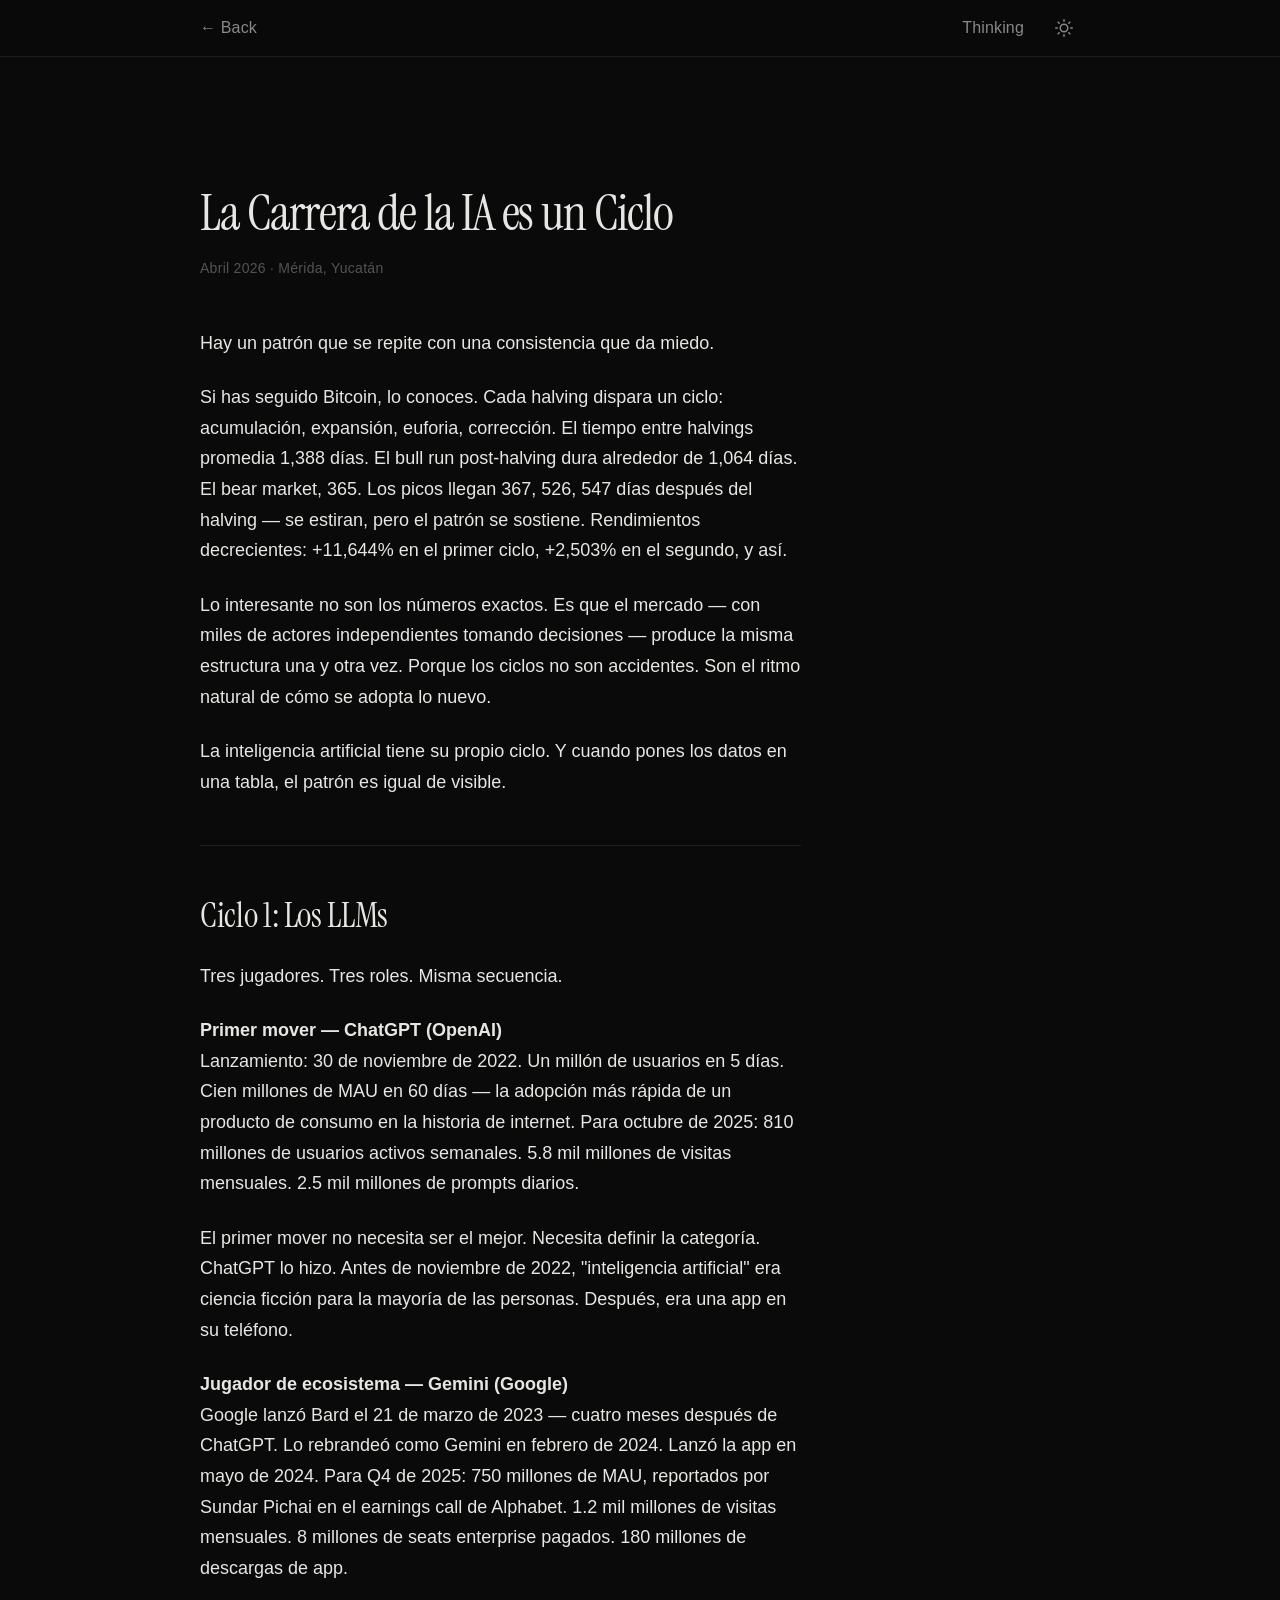
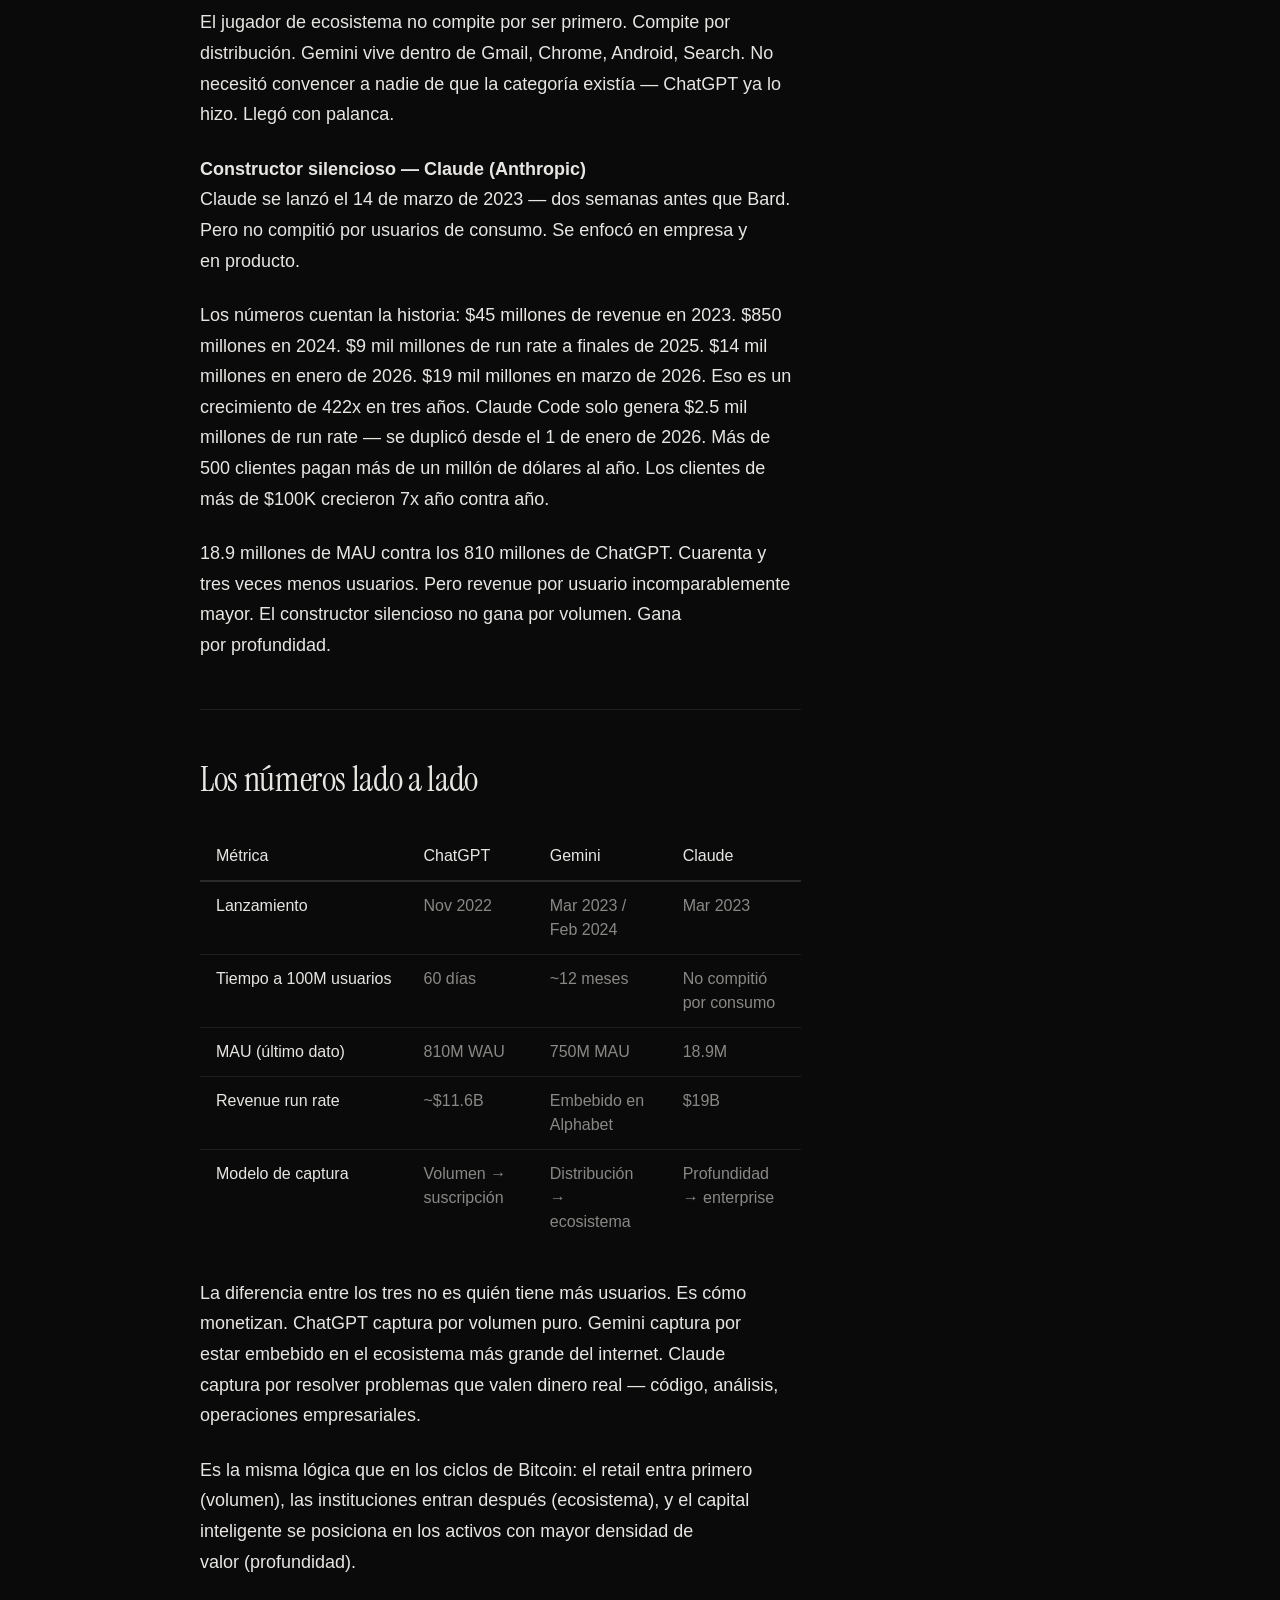
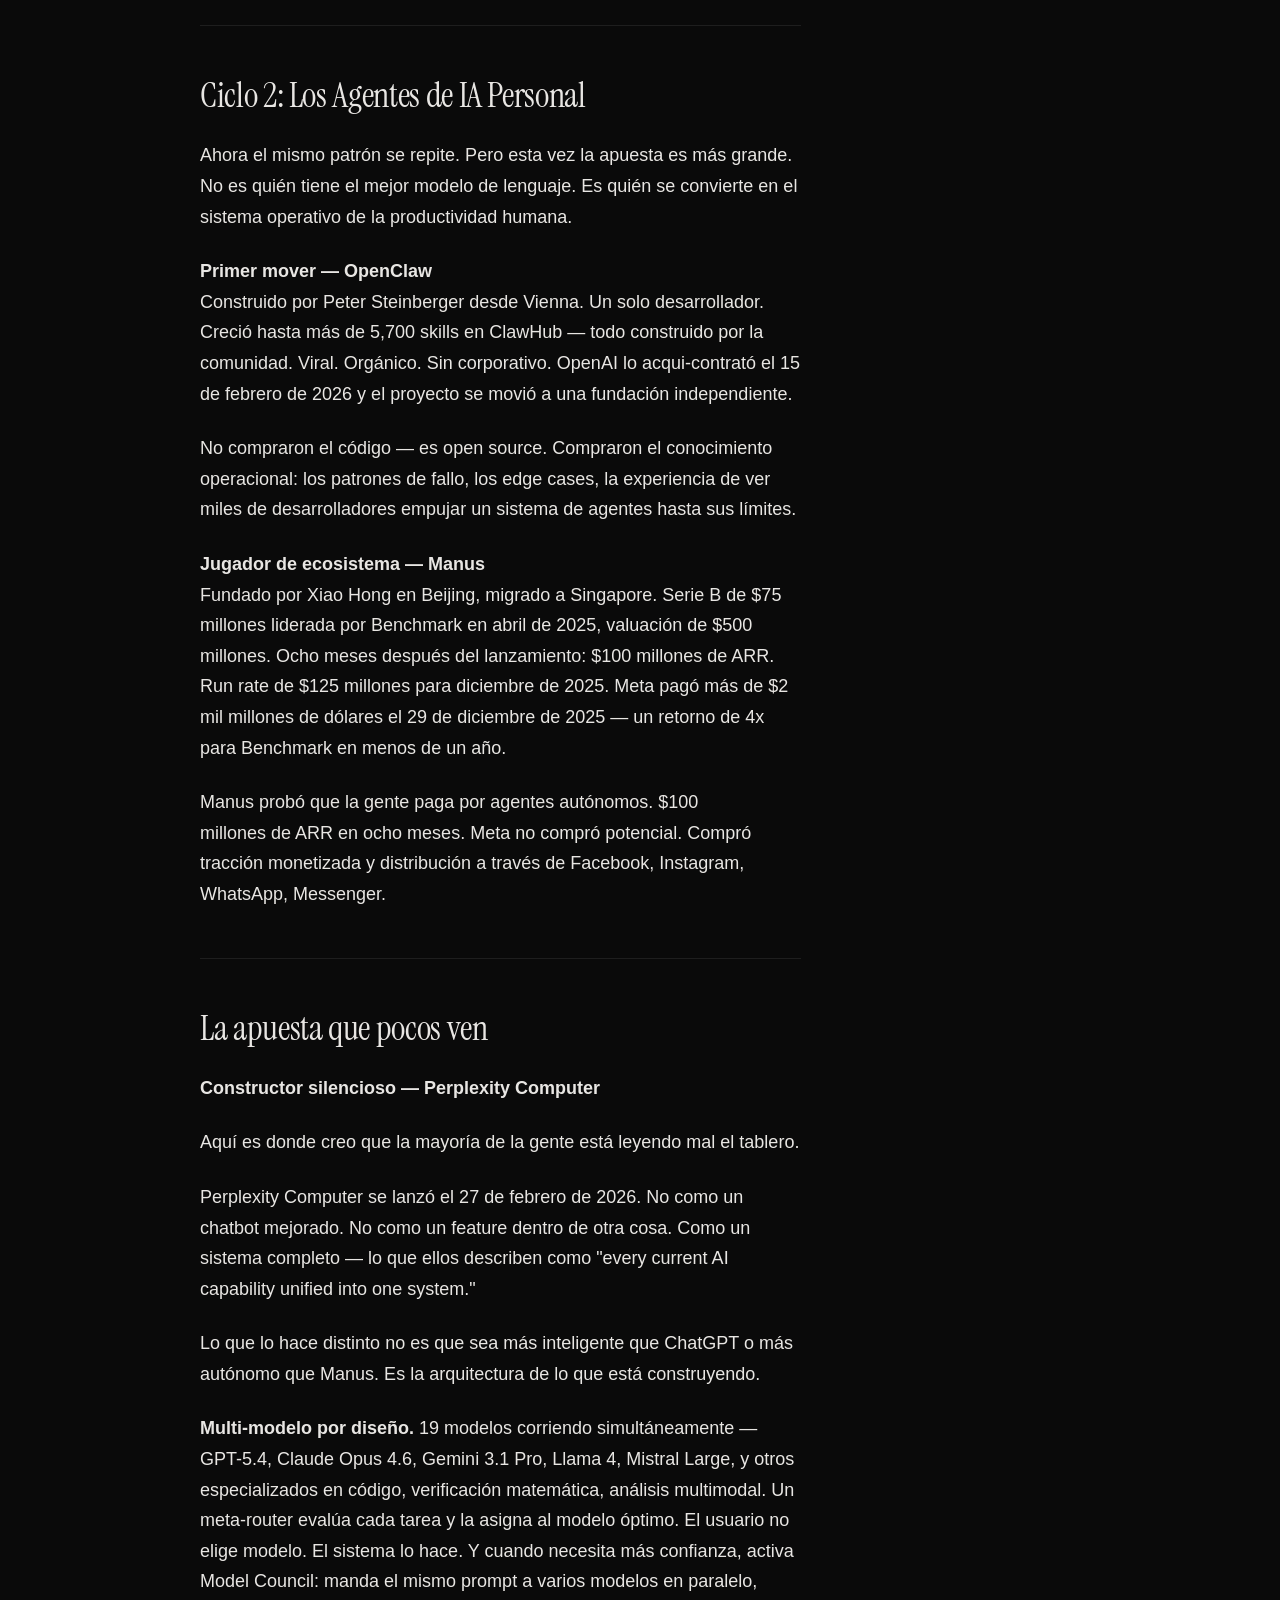
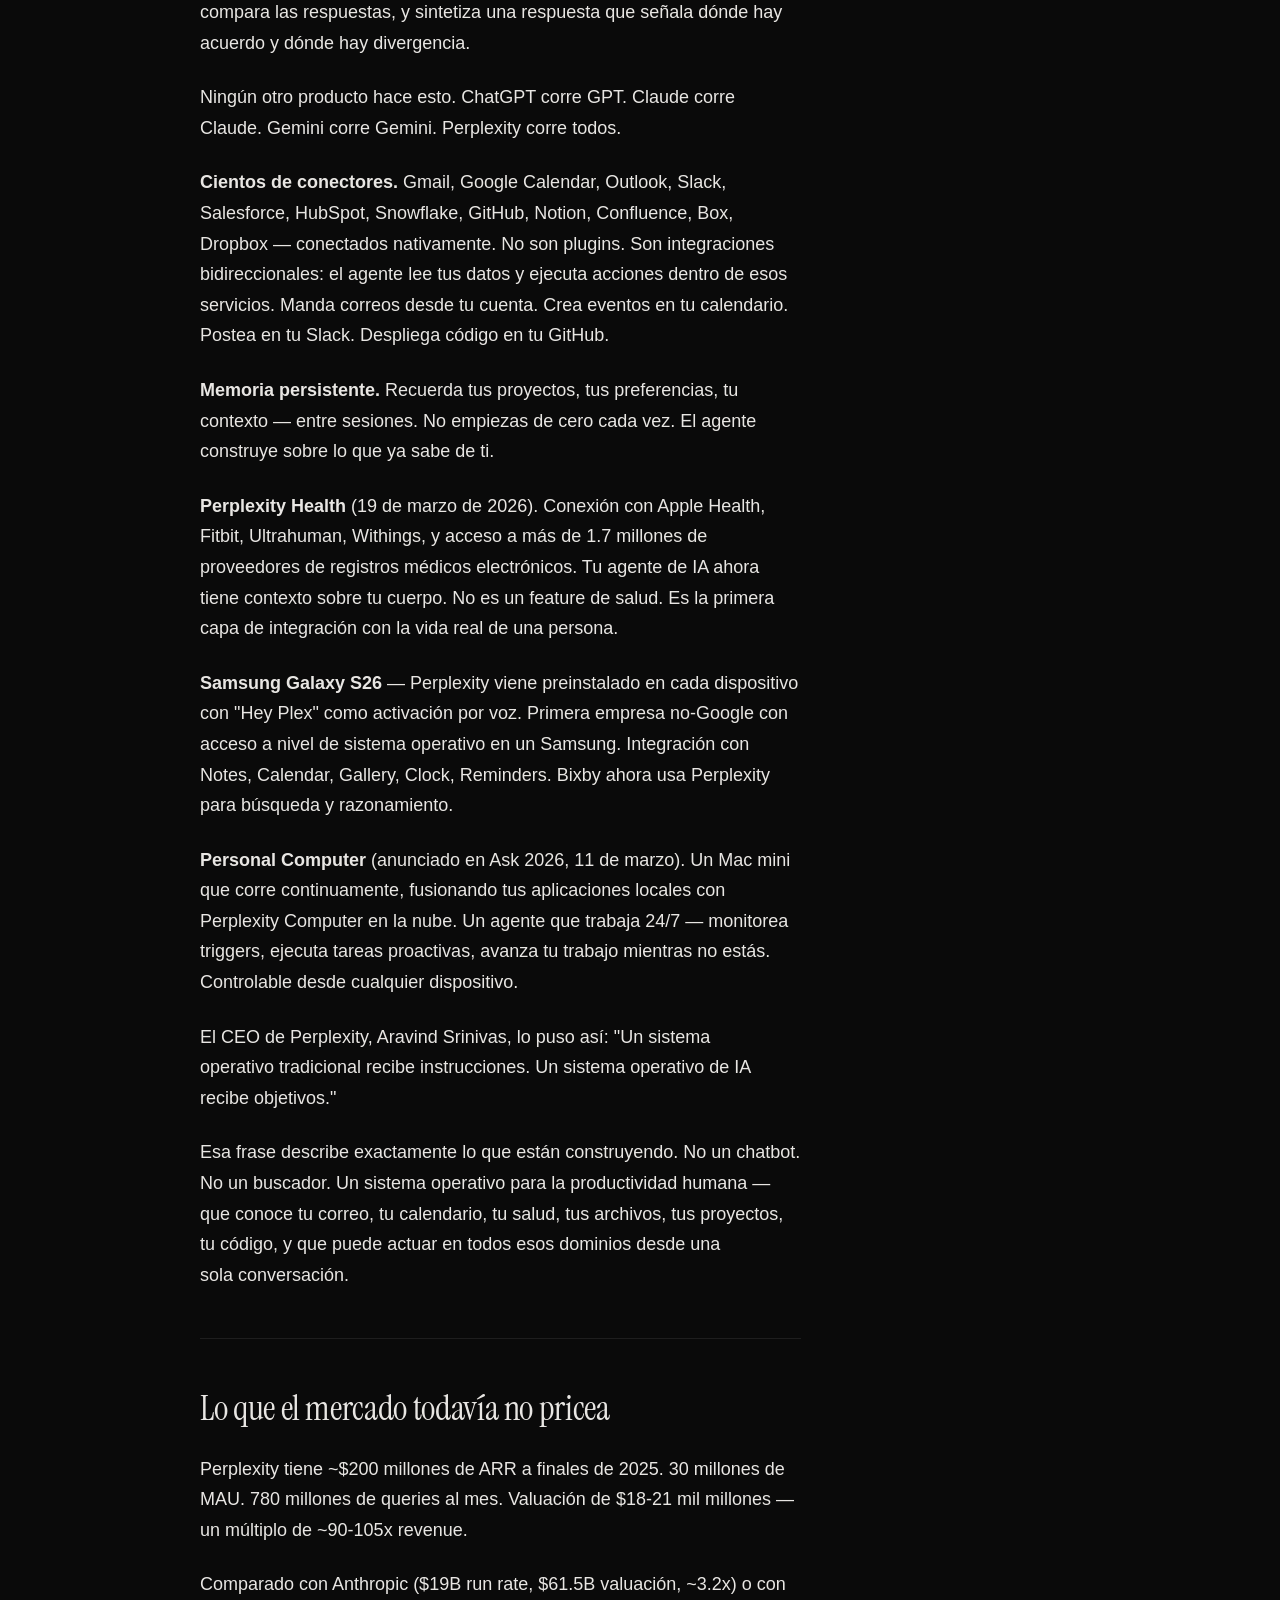
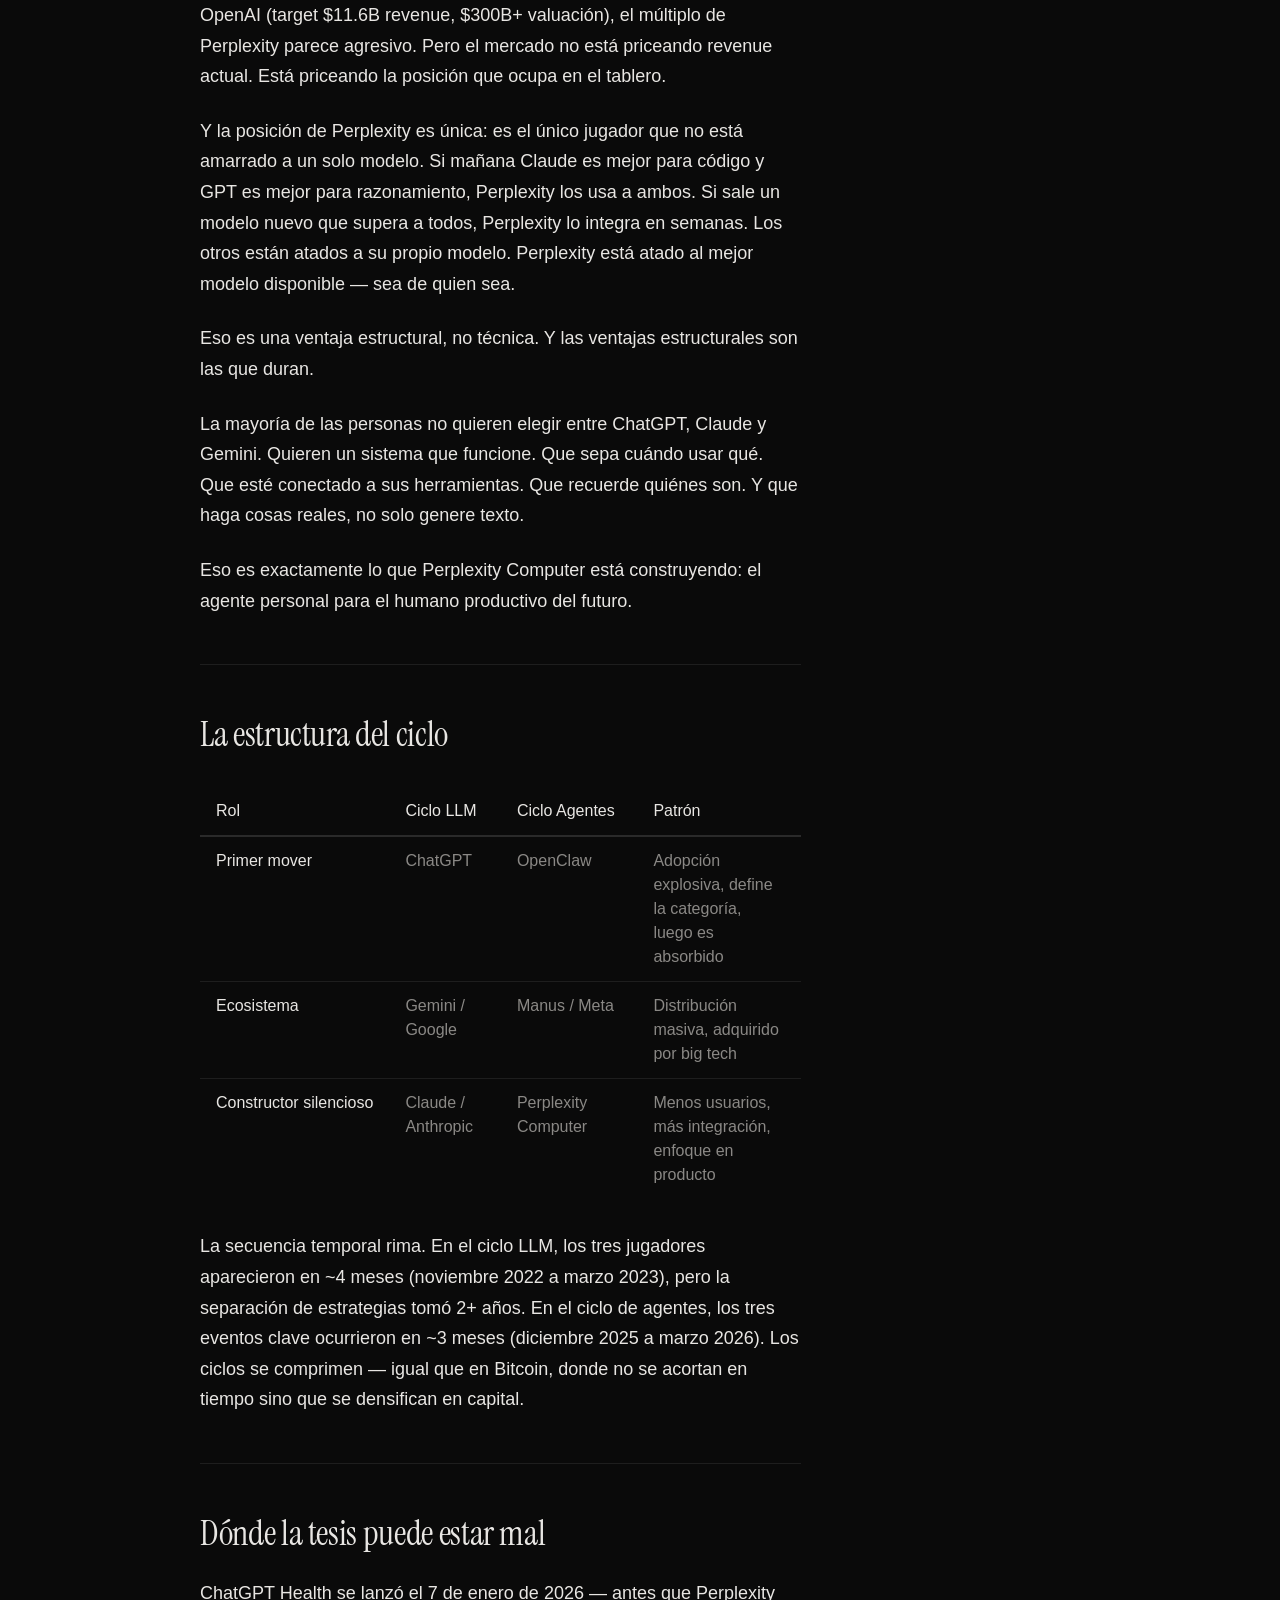
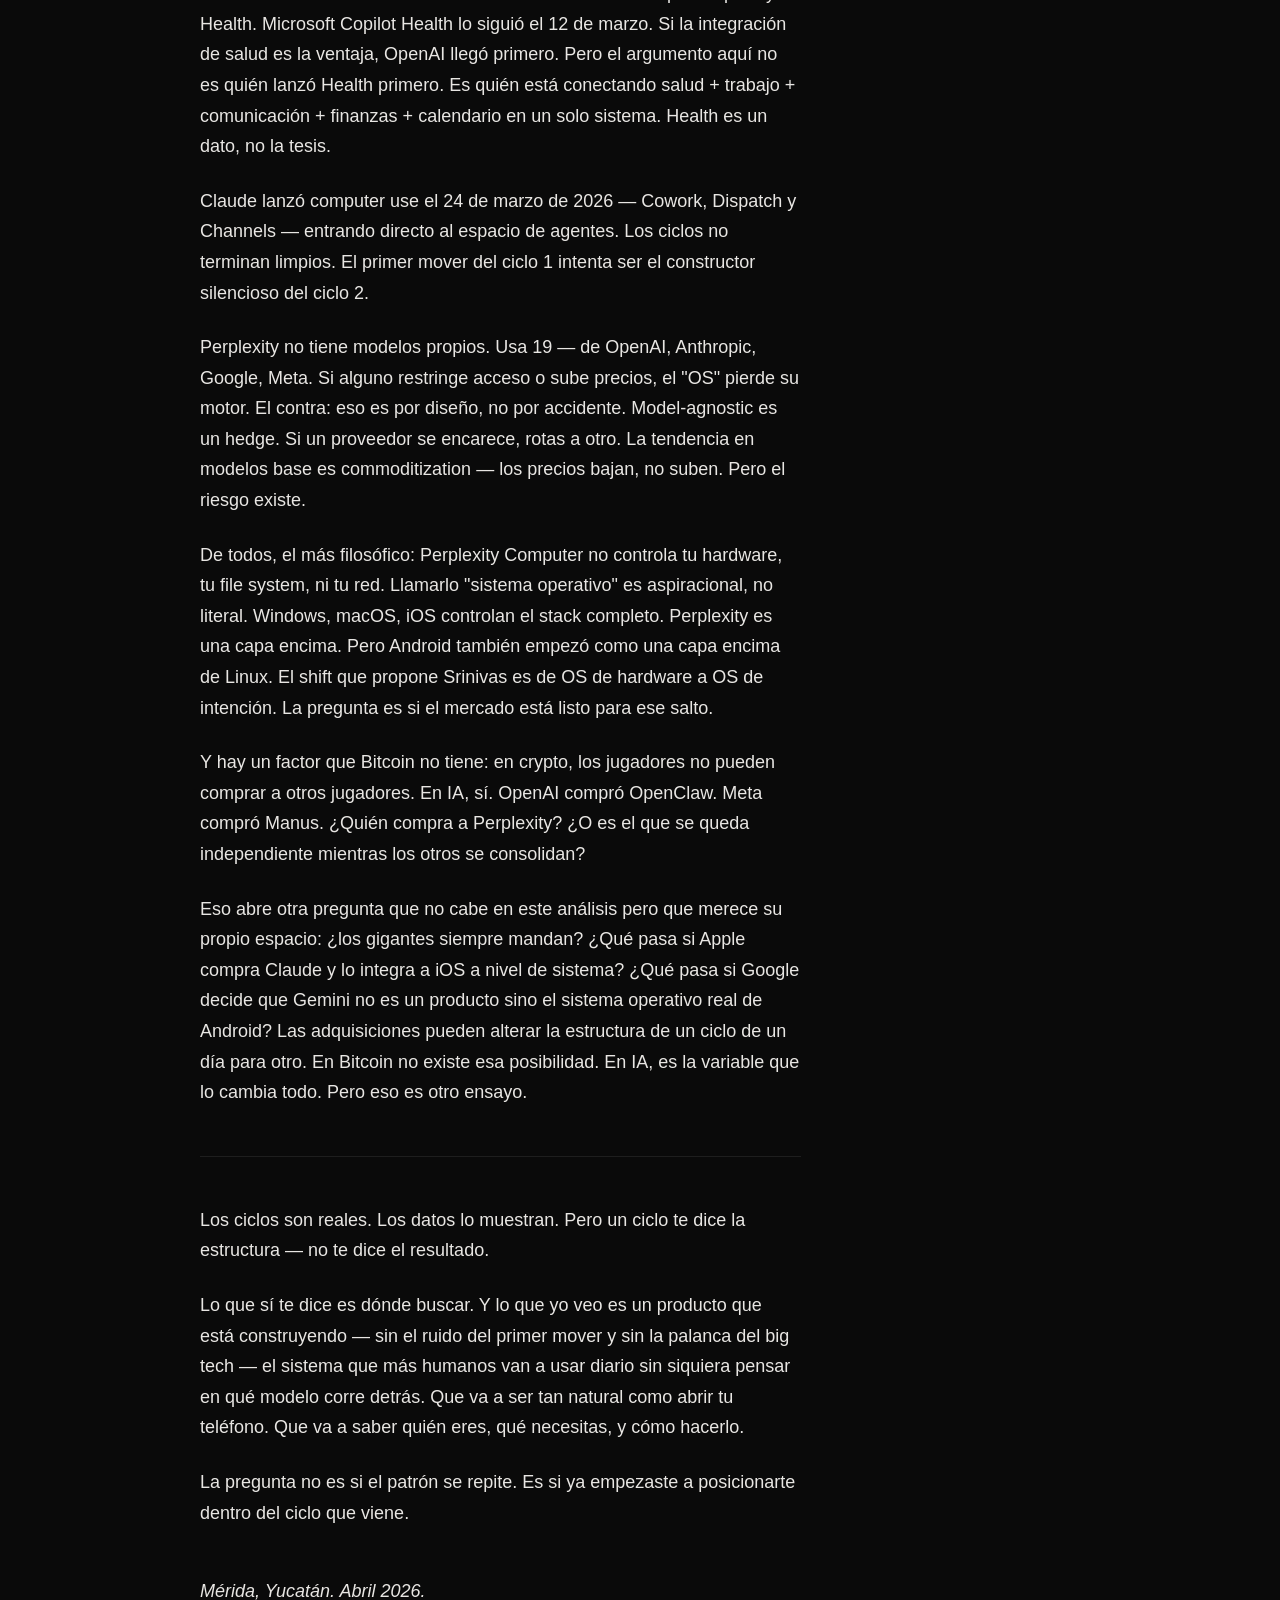
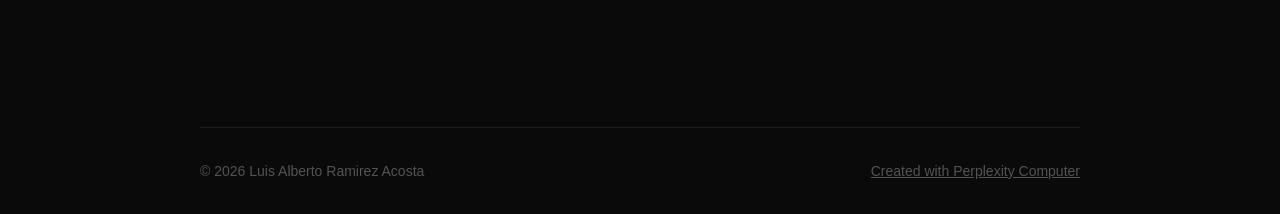
<file: packages/website/la-carrera-de-la-ia-es-un-ciclo.html>
<!DOCTYPE html>
<html lang="es" data-theme="dark">
<head>
<!--
   ______                            __
  / ____/___  ____ ___  ____  __  __/ /____  _____
 / /   / __ \/ __ `__ \/ __ \/ / / / __/ _ \/ ___/
/ /___/ /_/ / / / / / / /_/ / /_/ / /_/  __/ /
\____/\____/_/ /_/ /_/ .___/\__,_/\__/\___/_/
                    /_/
        Created with Perplexity Computer
        https://www.perplexity.ai/computer
-->

<meta name="generator" content="Perplexity Computer">
<meta name="author" content="Luis Alberto Ramirez Acosta">
<meta property="og:see_also" content="https://www.perplexity.ai/computer">
<link rel="author" href="https://www.perplexity.ai/computer">

<meta charset="UTF-8">
<meta name="viewport" content="width=device-width, initial-scale=1.0">
<title>La Carrera de la IA es un Ciclo — Luis Alberto Ramirez Acosta</title>
<meta name="description" content="Bitcoin tiene halvings. La IA tiene ciclos de adopción. Primer mover, ecosistema, constructor silencioso. Los datos lo muestran — y Perplexity está jugando un juego que pocos ven.">

<meta property="og:title" content="La Carrera de la IA es un Ciclo — Luis Alberto Ramirez Acosta">
<meta property="og:description" content="Bitcoin tiene halvings. La IA tiene ciclos de adopción. Los datos muestran un patrón — y un jugador construyendo en silencio el sistema operativo del futuro.">
<meta property="og:type" content="article">

<link rel="preconnect" href="https://fonts.googleapis.com">
<link rel="preconnect" href="https://fonts.gstatic.com" crossorigin>
<link href="https://fonts.googleapis.com/css2?family=Instrument+Serif:ital@0;1&display=swap" rel="stylesheet">
<link href="https://api.fontshare.com/v2/css?f[]=satoshi@300,400,500,700&display=swap" rel="stylesheet">

<link rel="icon" href="./vitruvian.svg" type="image/svg+xml">
<link rel="stylesheet" href="./base.css">
<link rel="stylesheet" href="./style.css">
</head>
<body>

  <header class="site-header">
    <div class="header-inner">
      <a href="./index.html" class="back-link">&larr; Back</a>
      <nav class="header-nav">
        <a href="./index.html#thinking">Thinking</a>
        <button class="theme-toggle" data-theme-toggle aria-label="Switch to light mode">
          <svg width="18" height="18" viewBox="0 0 24 24" fill="none" stroke="currentColor" stroke-width="2" stroke-linecap="round" stroke-linejoin="round">
            <circle cx="12" cy="12" r="5"/>
            <path d="M12 1v2M12 21v2M4.22 4.22l1.42 1.42M18.36 18.36l1.42 1.42M1 12h2M21 12h2M4.22 19.78l1.42-1.42M18.36 5.64l1.42-1.42"/>
          </svg>
        </button>
      </nav>
    </div>
  </header>

  <main class="site-wrapper">
    <article class="article">
      <header class="article-header">
        <h1 class="article-title hero-enter">La Carrera de la IA es un Ciclo</h1>
        <p class="article-meta hero-enter hero-enter-delay-1">Abril 2026 &middot; Mérida, Yucatán</p>
      </header>

      <div class="article-body hero-enter hero-enter-delay-2">

        <p>Hay un patrón que se repite con una consistencia que da miedo.</p>

        <p>Si has seguido Bitcoin, lo conoces. Cada halving dispara un ciclo: acumulación, expansión, euforia, corrección. El tiempo entre halvings promedia 1,388 días. El bull run post-halving dura alrededor de 1,064 días. El bear market, 365. Los picos llegan 367, 526, 547 días después del halving — se estiran, pero el patrón se sostiene. Rendimientos decrecientes: +11,644% en el primer ciclo, +2,503% en el segundo, y así.</p>

        <p>Lo interesante no son los números exactos. Es que el mercado — con miles de actores independientes tomando decisiones — produce la misma estructura una y otra vez. Porque los ciclos no son accidentes. Son el ritmo natural de cómo se adopta lo nuevo.</p>

        <p>La inteligencia artificial tiene su propio ciclo. Y cuando pones los datos en una tabla, el patrón es igual de visible.</p>

        <hr>

        <h2>Ciclo 1: Los LLMs</h2>

        <p>Tres jugadores. Tres roles. Misma secuencia.</p>

        <p><strong>Primer mover — ChatGPT (OpenAI)</strong><br>
        Lanzamiento: 30 de noviembre de 2022. Un millón de usuarios en 5 días. Cien millones de MAU en 60 días — la adopción más rápida de un producto de consumo en la historia de internet. Para octubre de 2025: 810 millones de usuarios activos semanales. 5.8 mil millones de visitas mensuales. 2.5 mil millones de prompts diarios.</p>

        <p>El primer mover no necesita ser el mejor. Necesita definir la categoría. ChatGPT lo hizo. Antes de noviembre de 2022, "inteligencia artificial" era ciencia ficción para la mayoría de las personas. Después, era una app en su teléfono.</p>

        <p><strong>Jugador de ecosistema — Gemini (Google)</strong><br>
        Google lanzó Bard el 21 de marzo de 2023 — cuatro meses después de ChatGPT. Lo rebrandeó como Gemini en febrero de 2024. Lanzó la app en mayo de 2024. Para Q4 de 2025: 750 millones de MAU, reportados por Sundar Pichai en el earnings call de Alphabet. 1.2 mil millones de visitas mensuales. 8 millones de seats enterprise pagados. 180 millones de descargas de app.</p>

        <p>El jugador de ecosistema no compite por ser primero. Compite por distribución. Gemini vive dentro de Gmail, Chrome, Android, Search. No necesitó convencer a nadie de que la categoría existía — ChatGPT ya lo hizo. Llegó con palanca.</p>

        <p><strong>Constructor silencioso — Claude (Anthropic)</strong><br>
        Claude se lanzó el 14 de marzo de 2023 — dos semanas antes que Bard. Pero no compitió por usuarios de consumo. Se enfocó en empresa y en producto.</p>

        <p>Los números cuentan la historia: $45 millones de revenue en 2023. $850 millones en 2024. $9 mil millones de run rate a finales de 2025. $14 mil millones en enero de 2026. $19 mil millones en marzo de 2026. Eso es un crecimiento de 422x en tres años. Claude Code solo genera $2.5 mil millones de run rate — se duplicó desde el 1 de enero de 2026. Más de 500 clientes pagan más de un millón de dólares al año. Los clientes de más de $100K crecieron 7x año contra año.</p>

        <p>18.9 millones de MAU contra los 810 millones de ChatGPT. Cuarenta y tres veces menos usuarios. Pero revenue por usuario incomparablemente mayor. El constructor silencioso no gana por volumen. Gana por profundidad.</p>

        <hr>

        <h2>Los números lado a lado</h2>

        <div class="table-wrapper">
          <table>
            <thead>
              <tr><th>Métrica</th><th>ChatGPT</th><th>Gemini</th><th>Claude</th></tr>
            </thead>
            <tbody>
              <tr><td>Lanzamiento</td><td>Nov 2022</td><td>Mar 2023 / Feb 2024</td><td>Mar 2023</td></tr>
              <tr><td>Tiempo a 100M usuarios</td><td>60 días</td><td>~12 meses</td><td>No compitió por consumo</td></tr>
              <tr><td>MAU (último dato)</td><td>810M WAU</td><td>750M MAU</td><td>18.9M</td></tr>
              <tr><td>Revenue run rate</td><td>~$11.6B</td><td>Embebido en Alphabet</td><td>$19B</td></tr>
              <tr><td>Modelo de captura</td><td>Volumen → suscripción</td><td>Distribución → ecosistema</td><td>Profundidad → enterprise</td></tr>
            </tbody>
          </table>
        </div>

        <p>La diferencia entre los tres no es quién tiene más usuarios. Es cómo monetizan. ChatGPT captura por volumen puro. Gemini captura por estar embebido en el ecosistema más grande del internet. Claude captura por resolver problemas que valen dinero real — código, análisis, operaciones empresariales.</p>

        <p>Es la misma lógica que en los ciclos de Bitcoin: el retail entra primero (volumen), las instituciones entran después (ecosistema), y el capital inteligente se posiciona en los activos con mayor densidad de valor (profundidad).</p>

        <hr>

        <h2>Ciclo 2: Los Agentes de IA Personal</h2>

        <p>Ahora el mismo patrón se repite. Pero esta vez la apuesta es más grande. No es quién tiene el mejor modelo de lenguaje. Es quién se convierte en el sistema operativo de la productividad humana.</p>

        <p><strong>Primer mover — OpenClaw</strong><br>
        Construido por Peter Steinberger desde Vienna. Un solo desarrollador. Creció hasta más de 5,700 skills en ClawHub — todo construido por la comunidad. Viral. Orgánico. Sin corporativo. OpenAI lo acqui-contrató el 15 de febrero de 2026 y el proyecto se movió a una fundación independiente.</p>

        <p>No compraron el código — es open source. Compraron el conocimiento operacional: los patrones de fallo, los edge cases, la experiencia de ver miles de desarrolladores empujar un sistema de agentes hasta sus límites.</p>

        <p><strong>Jugador de ecosistema — Manus</strong><br>
        Fundado por Xiao Hong en Beijing, migrado a Singapore. Serie B de $75 millones liderada por Benchmark en abril de 2025, valuación de $500 millones. Ocho meses después del lanzamiento: $100 millones de ARR. Run rate de $125 millones para diciembre de 2025. Meta pagó más de $2 mil millones de dólares el 29 de diciembre de 2025 — un retorno de 4x para Benchmark en menos de un año.</p>

        <p>Manus probó que la gente paga por agentes autónomos. $100 millones de ARR en ocho meses. Meta no compró potencial. Compró tracción monetizada y distribución a través de Facebook, Instagram, WhatsApp, Messenger.</p>

        <hr>

        <h2>La apuesta que pocos ven</h2>

        <p><strong>Constructor silencioso — Perplexity Computer</strong></p>

        <p>Aquí es donde creo que la mayoría de la gente está leyendo mal el tablero.</p>

        <p>Perplexity Computer se lanzó el 27 de febrero de 2026. No como un chatbot mejorado. No como un feature dentro de otra cosa. Como un sistema completo — lo que ellos describen como "every current AI capability unified into one system."</p>

        <p>Lo que lo hace distinto no es que sea más inteligente que ChatGPT o más autónomo que Manus. Es la arquitectura de lo que está construyendo.</p>

        <p><strong>Multi-modelo por diseño.</strong> 19 modelos corriendo simultáneamente — GPT-5.4, Claude Opus 4.6, Gemini 3.1 Pro, Llama 4, Mistral Large, y otros especializados en código, verificación matemática, análisis multimodal. Un meta-router evalúa cada tarea y la asigna al modelo óptimo. El usuario no elige modelo. El sistema lo hace. Y cuando necesita más confianza, activa Model Council: manda el mismo prompt a varios modelos en paralelo, compara las respuestas, y sintetiza una respuesta que señala dónde hay acuerdo y dónde hay divergencia.</p>

        <p>Ningún otro producto hace esto. ChatGPT corre GPT. Claude corre Claude. Gemini corre Gemini. Perplexity corre todos.</p>

        <p><strong>Cientos de conectores.</strong> Gmail, Google Calendar, Outlook, Slack, Salesforce, HubSpot, Snowflake, GitHub, Notion, Confluence, Box, Dropbox — conectados nativamente. No son plugins. Son integraciones bidireccionales: el agente lee tus datos y ejecuta acciones dentro de esos servicios. Manda correos desde tu cuenta. Crea eventos en tu calendario. Postea en tu Slack. Despliega código en tu GitHub.</p>

        <p><strong>Memoria persistente.</strong> Recuerda tus proyectos, tus preferencias, tu contexto — entre sesiones. No empiezas de cero cada vez. El agente construye sobre lo que ya sabe de ti.</p>

        <p><strong>Perplexity Health</strong> (19 de marzo de 2026). Conexión con Apple Health, Fitbit, Ultrahuman, Withings, y acceso a más de 1.7 millones de proveedores de registros médicos electrónicos. Tu agente de IA ahora tiene contexto sobre tu cuerpo. No es un feature de salud. Es la primera capa de integración con la vida real de una persona.</p>

        <p><strong>Samsung Galaxy S26</strong> — Perplexity viene preinstalado en cada dispositivo con "Hey Plex" como activación por voz. Primera empresa no-Google con acceso a nivel de sistema operativo en un Samsung. Integración con Notes, Calendar, Gallery, Clock, Reminders. Bixby ahora usa Perplexity para búsqueda y razonamiento.</p>

        <p><strong>Personal Computer</strong> (anunciado en Ask 2026, 11 de marzo). Un Mac mini que corre continuamente, fusionando tus aplicaciones locales con Perplexity Computer en la nube. Un agente que trabaja 24/7 — monitorea triggers, ejecuta tareas proactivas, avanza tu trabajo mientras no estás. Controlable desde cualquier dispositivo.</p>

        <p>El CEO de Perplexity, Aravind Srinivas, lo puso así: "Un sistema operativo tradicional recibe instrucciones. Un sistema operativo de IA recibe objetivos."</p>

        <p>Esa frase describe exactamente lo que están construyendo. No un chatbot. No un buscador. Un sistema operativo para la productividad humana — que conoce tu correo, tu calendario, tu salud, tus archivos, tus proyectos, tu código, y que puede actuar en todos esos dominios desde una sola conversación.</p>

        <hr>

        <h2>Lo que el mercado todavía no pricea</h2>

        <p>Perplexity tiene ~$200 millones de ARR a finales de 2025. 30 millones de MAU. 780 millones de queries al mes. Valuación de $18-21 mil millones — un múltiplo de ~90-105x revenue.</p>

        <p>Comparado con Anthropic ($19B run rate, $61.5B valuación, ~3.2x) o con OpenAI (target $11.6B revenue, $300B+ valuación), el múltiplo de Perplexity parece agresivo. Pero el mercado no está priceando revenue actual. Está priceando la posición que ocupa en el tablero.</p>

        <p>Y la posición de Perplexity es única: es el único jugador que no está amarrado a un solo modelo. Si mañana Claude es mejor para código y GPT es mejor para razonamiento, Perplexity los usa a ambos. Si sale un modelo nuevo que supera a todos, Perplexity lo integra en semanas. Los otros están atados a su propio modelo. Perplexity está atado al mejor modelo disponible — sea de quien sea.</p>

        <p>Eso es una ventaja estructural, no técnica. Y las ventajas estructurales son las que duran.</p>

        <p>La mayoría de las personas no quieren elegir entre ChatGPT, Claude y Gemini. Quieren un sistema que funcione. Que sepa cuándo usar qué. Que esté conectado a sus herramientas. Que recuerde quiénes son. Y que haga cosas reales, no solo genere texto.</p>

        <p>Eso es exactamente lo que Perplexity Computer está construyendo: el agente personal para el humano productivo del futuro.</p>

        <hr>

        <h2>La estructura del ciclo</h2>

        <div class="table-wrapper">
          <table>
            <thead>
              <tr><th>Rol</th><th>Ciclo LLM</th><th>Ciclo Agentes</th><th>Patrón</th></tr>
            </thead>
            <tbody>
              <tr><td>Primer mover</td><td>ChatGPT</td><td>OpenClaw</td><td>Adopción explosiva, define la categoría, luego es absorbido</td></tr>
              <tr><td>Ecosistema</td><td>Gemini / Google</td><td>Manus / Meta</td><td>Distribución masiva, adquirido por big tech</td></tr>
              <tr><td>Constructor silencioso</td><td>Claude / Anthropic</td><td>Perplexity Computer</td><td>Menos usuarios, más integración, enfoque en producto</td></tr>
            </tbody>
          </table>
        </div>

        <p>La secuencia temporal rima. En el ciclo LLM, los tres jugadores aparecieron en ~4 meses (noviembre 2022 a marzo 2023), pero la separación de estrategias tomó 2+ años. En el ciclo de agentes, los tres eventos clave ocurrieron en ~3 meses (diciembre 2025 a marzo 2026). Los ciclos se comprimen — igual que en Bitcoin, donde no se acortan en tiempo sino que se densifican en capital.</p>

        <hr>

        <h2>Dónde la tesis puede estar mal</h2>

        <p>ChatGPT Health se lanzó el 7 de enero de 2026 — antes que Perplexity Health. Microsoft Copilot Health lo siguió el 12 de marzo. Si la integración de salud es la ventaja, OpenAI llegó primero. Pero el argumento aquí no es quién lanzó Health primero. Es quién está conectando salud + trabajo + comunicación + finanzas + calendario en un solo sistema. Health es un dato, no la tesis.</p>

        <p>Claude lanzó computer use el 24 de marzo de 2026 — Cowork, Dispatch y Channels — entrando directo al espacio de agentes. Los ciclos no terminan limpios. El primer mover del ciclo 1 intenta ser el constructor silencioso del ciclo 2.</p>

        <p>Perplexity no tiene modelos propios. Usa 19 — de OpenAI, Anthropic, Google, Meta. Si alguno restringe acceso o sube precios, el "OS" pierde su motor. El contra: eso es por diseño, no por accidente. Model-agnostic es un hedge. Si un proveedor se encarece, rotas a otro. La tendencia en modelos base es commoditization — los precios bajan, no suben. Pero el riesgo existe.</p>

        <p>De todos, el más filosófico: Perplexity Computer no controla tu hardware, tu file system, ni tu red. Llamarlo "sistema operativo" es aspiracional, no literal. Windows, macOS, iOS controlan el stack completo. Perplexity es una capa encima. Pero Android también empezó como una capa encima de Linux. El shift que propone Srinivas es de OS de hardware a OS de intención. La pregunta es si el mercado está listo para ese salto.</p>

        <p>Y hay un factor que Bitcoin no tiene: en crypto, los jugadores no pueden comprar a otros jugadores. En IA, sí. OpenAI compró OpenClaw. Meta compró Manus. ¿Quién compra a Perplexity? ¿O es el que se queda independiente mientras los otros se consolidan?</p>

        <p>Eso abre otra pregunta que no cabe en este análisis pero que merece su propio espacio: ¿los gigantes siempre mandan? ¿Qué pasa si Apple compra Claude y lo integra a iOS a nivel de sistema? ¿Qué pasa si Google decide que Gemini no es un producto sino el sistema operativo real de Android? Las adquisiciones pueden alterar la estructura de un ciclo de un día para otro. En Bitcoin no existe esa posibilidad. En IA, es la variable que lo cambia todo. Pero eso es otro ensayo.</p>

        <hr>

        <p>Los ciclos son reales. Los datos lo muestran. Pero un ciclo te dice la estructura — no te dice el resultado.</p>

        <p>Lo que sí te dice es dónde buscar. Y lo que yo veo es un producto que está construyendo — sin el ruido del primer mover y sin la palanca del big tech — el sistema que más humanos van a usar diario sin siquiera pensar en qué modelo corre detrás. Que va a ser tan natural como abrir tu teléfono. Que va a saber quién eres, qué necesitas, y cómo hacerlo.</p>

        <p>La pregunta no es si el patrón se repite. Es si ya empezaste a posicionarte dentro del ciclo que viene.</p>

        <p class="article-sign">Mérida, Yucatán. Abril 2026.</p>

      </div>
    </article>
  </main>

  <footer class="site-wrapper">
    <div class="site-footer">
      <span class="footer-text">&copy; 2026 Luis Alberto Ramirez Acosta</span>
      <a href="https://www.perplexity.ai/computer" target="_blank" rel="noopener noreferrer" class="footer-text">
        Created with Perplexity Computer
      </a>
    </div>
  </footer>

  <script>
    (function() {
      const toggle = document.querySelector('[data-theme-toggle]');
      const root = document.documentElement;
      let theme = 'dark';
      root.setAttribute('data-theme', theme);
      const sunIcon = '<svg width="18" height="18" viewBox="0 0 24 24" fill="none" stroke="currentColor" stroke-width="2" stroke-linecap="round" stroke-linejoin="round"><circle cx="12" cy="12" r="5"/><path d="M12 1v2M12 21v2M4.22 4.22l1.42 1.42M18.36 18.36l1.42 1.42M1 12h2M21 12h2M4.22 19.78l1.42-1.42M18.36 5.64l1.42-1.42"/></svg>';
      const moonIcon = '<svg width="18" height="18" viewBox="0 0 24 24" fill="none" stroke="currentColor" stroke-width="2" stroke-linecap="round" stroke-linejoin="round"><path d="M21 12.79A9 9 0 1 1 11.21 3 7 7 0 0 0 21 12.79z"/></svg>';
      function updateIcon() {
        if (toggle) {
          toggle.innerHTML = theme === 'dark' ? sunIcon : moonIcon;
          toggle.setAttribute('aria-label', 'Switch to ' + (theme === 'dark' ? 'light' : 'dark') + ' mode');
        }
      }
      updateIcon();
      if (toggle) {
        toggle.addEventListener('click', function() {
          theme = theme === 'dark' ? 'light' : 'dark';
          root.setAttribute('data-theme', theme);
          updateIcon();
        });
      }
    })();
  </script>

</body>
</html>
</file>
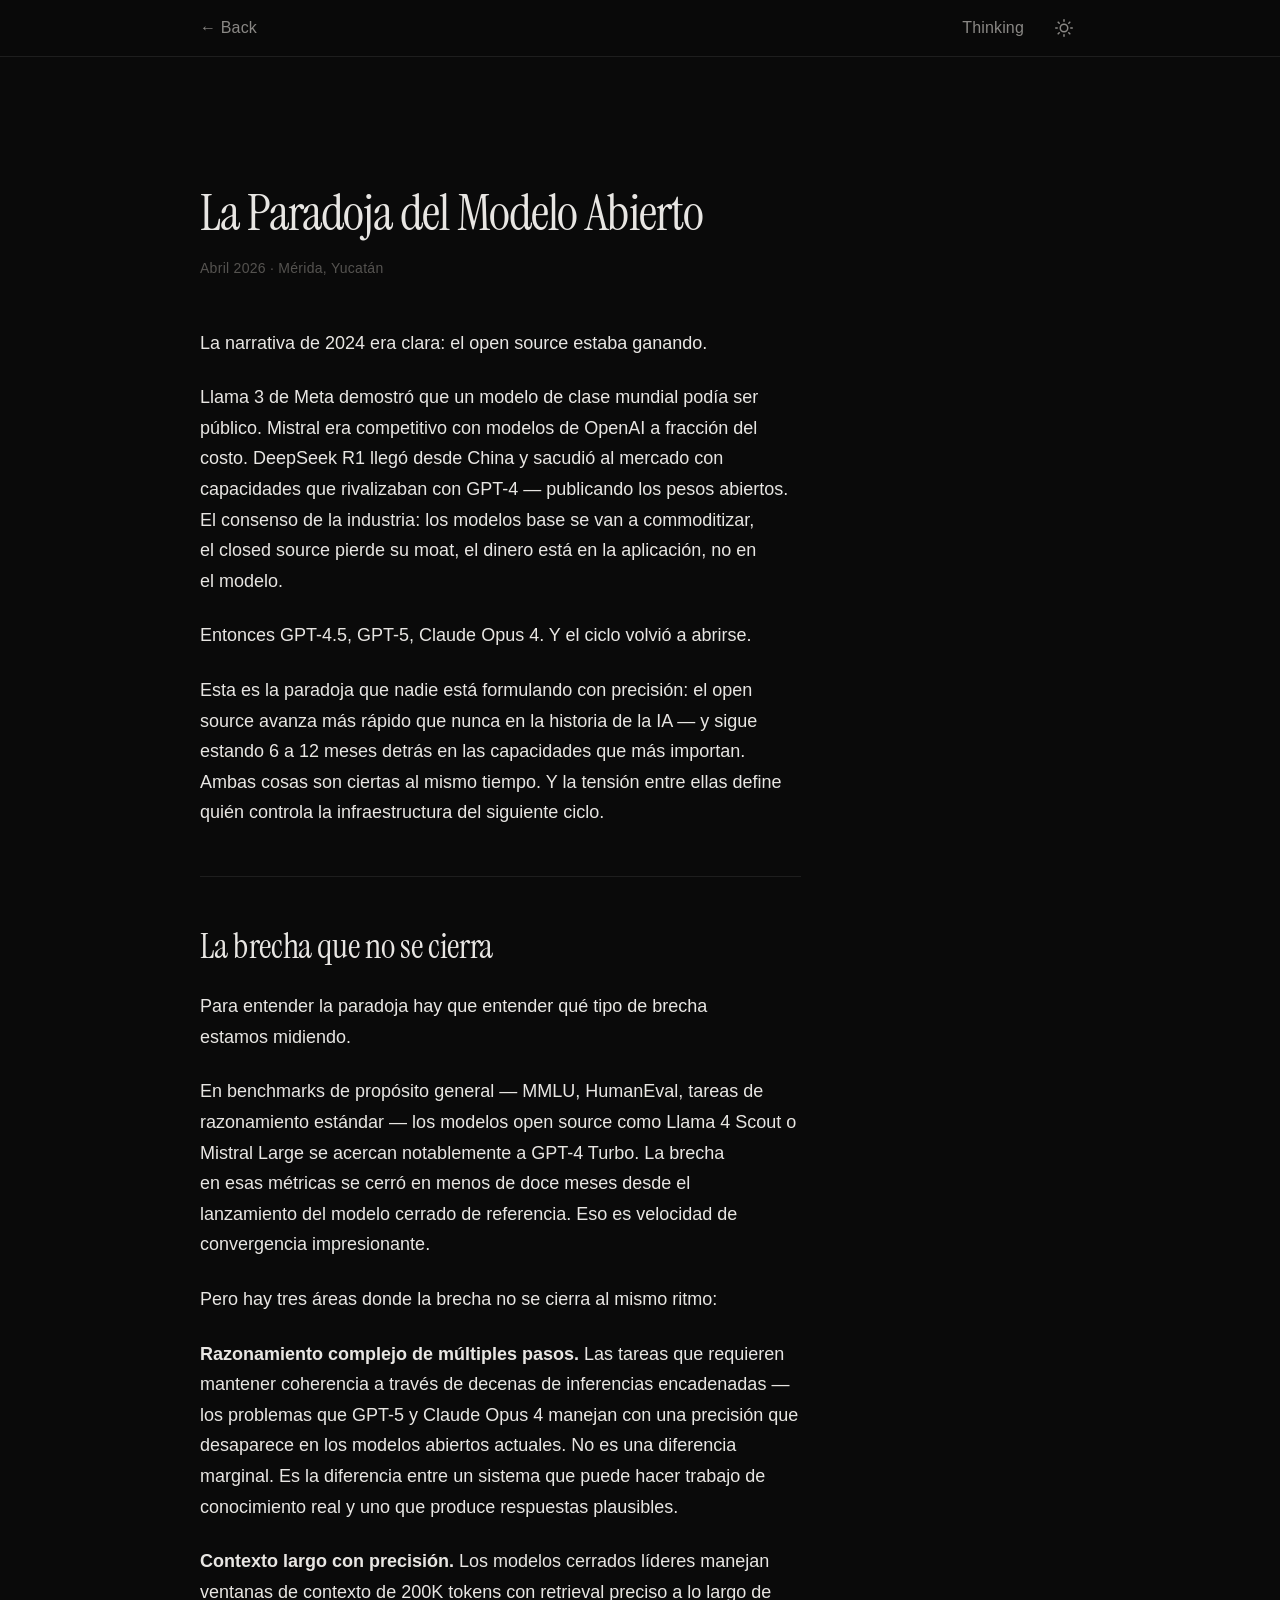
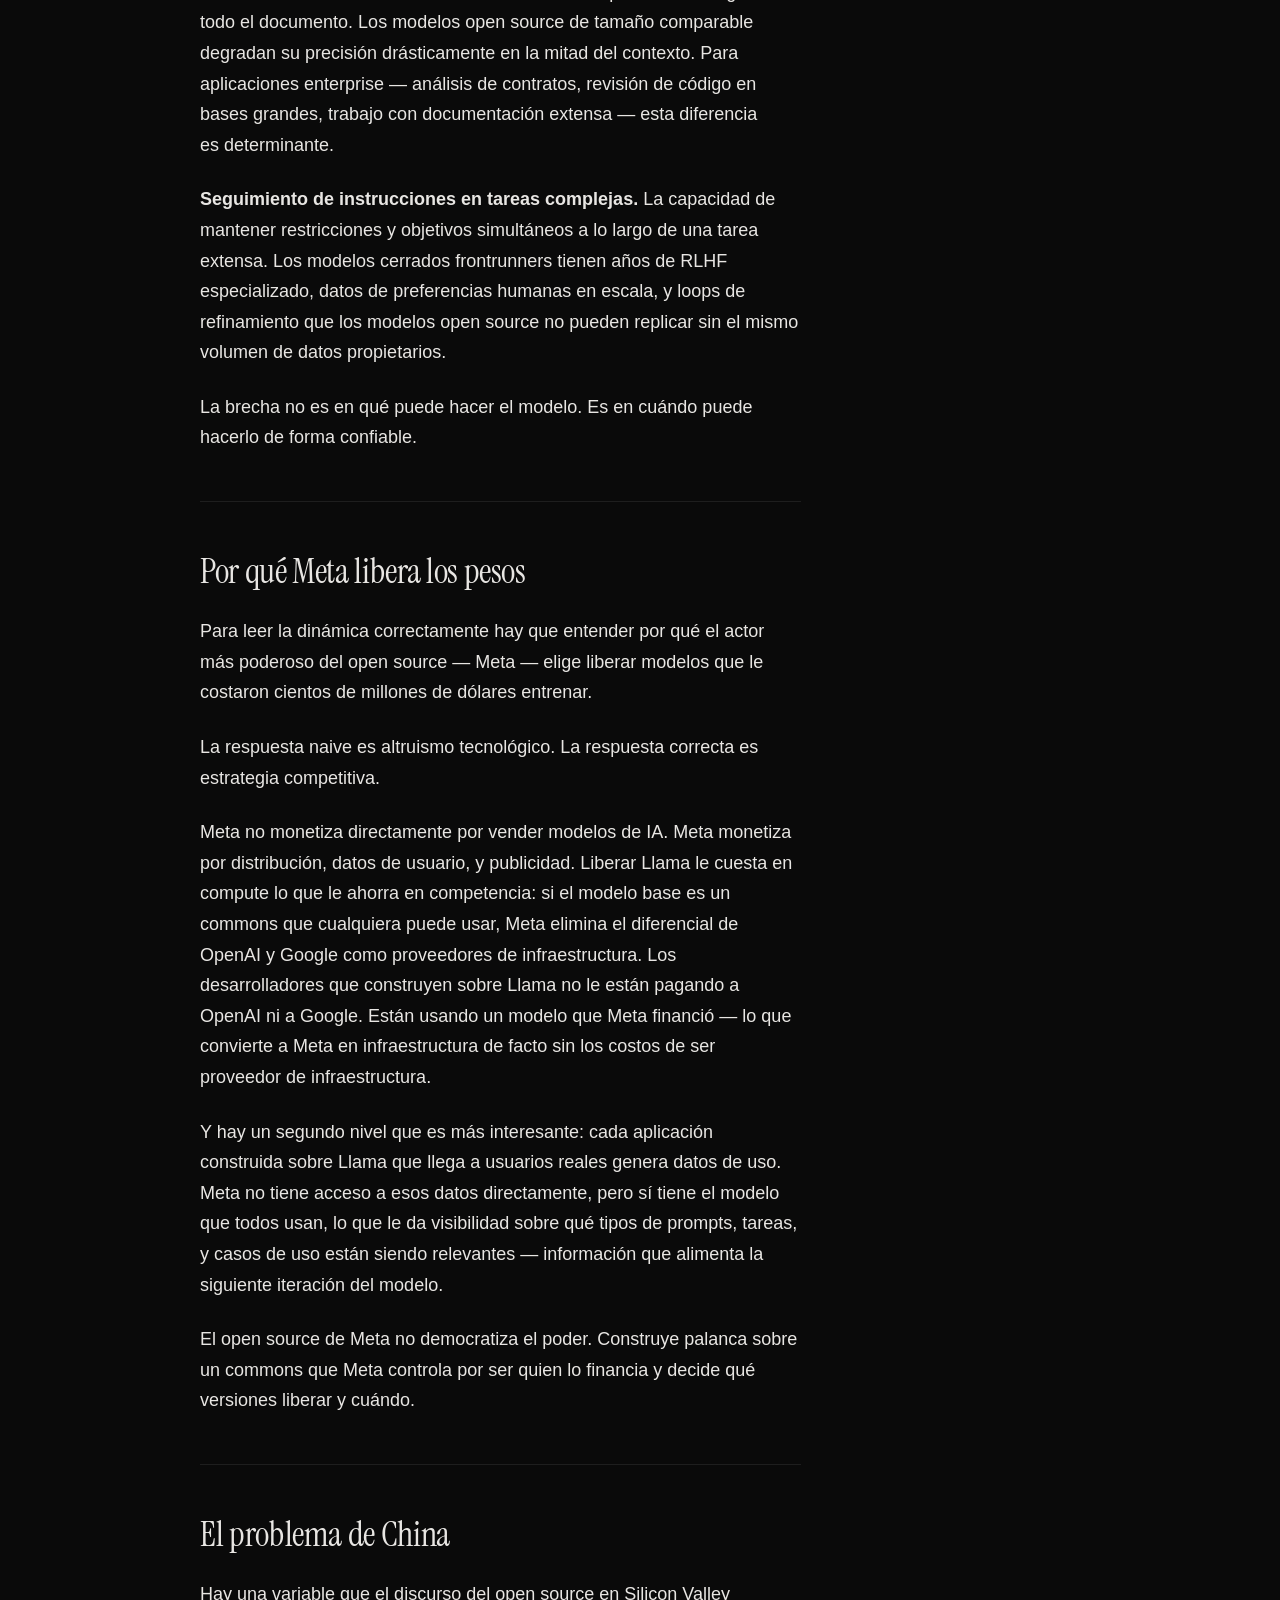
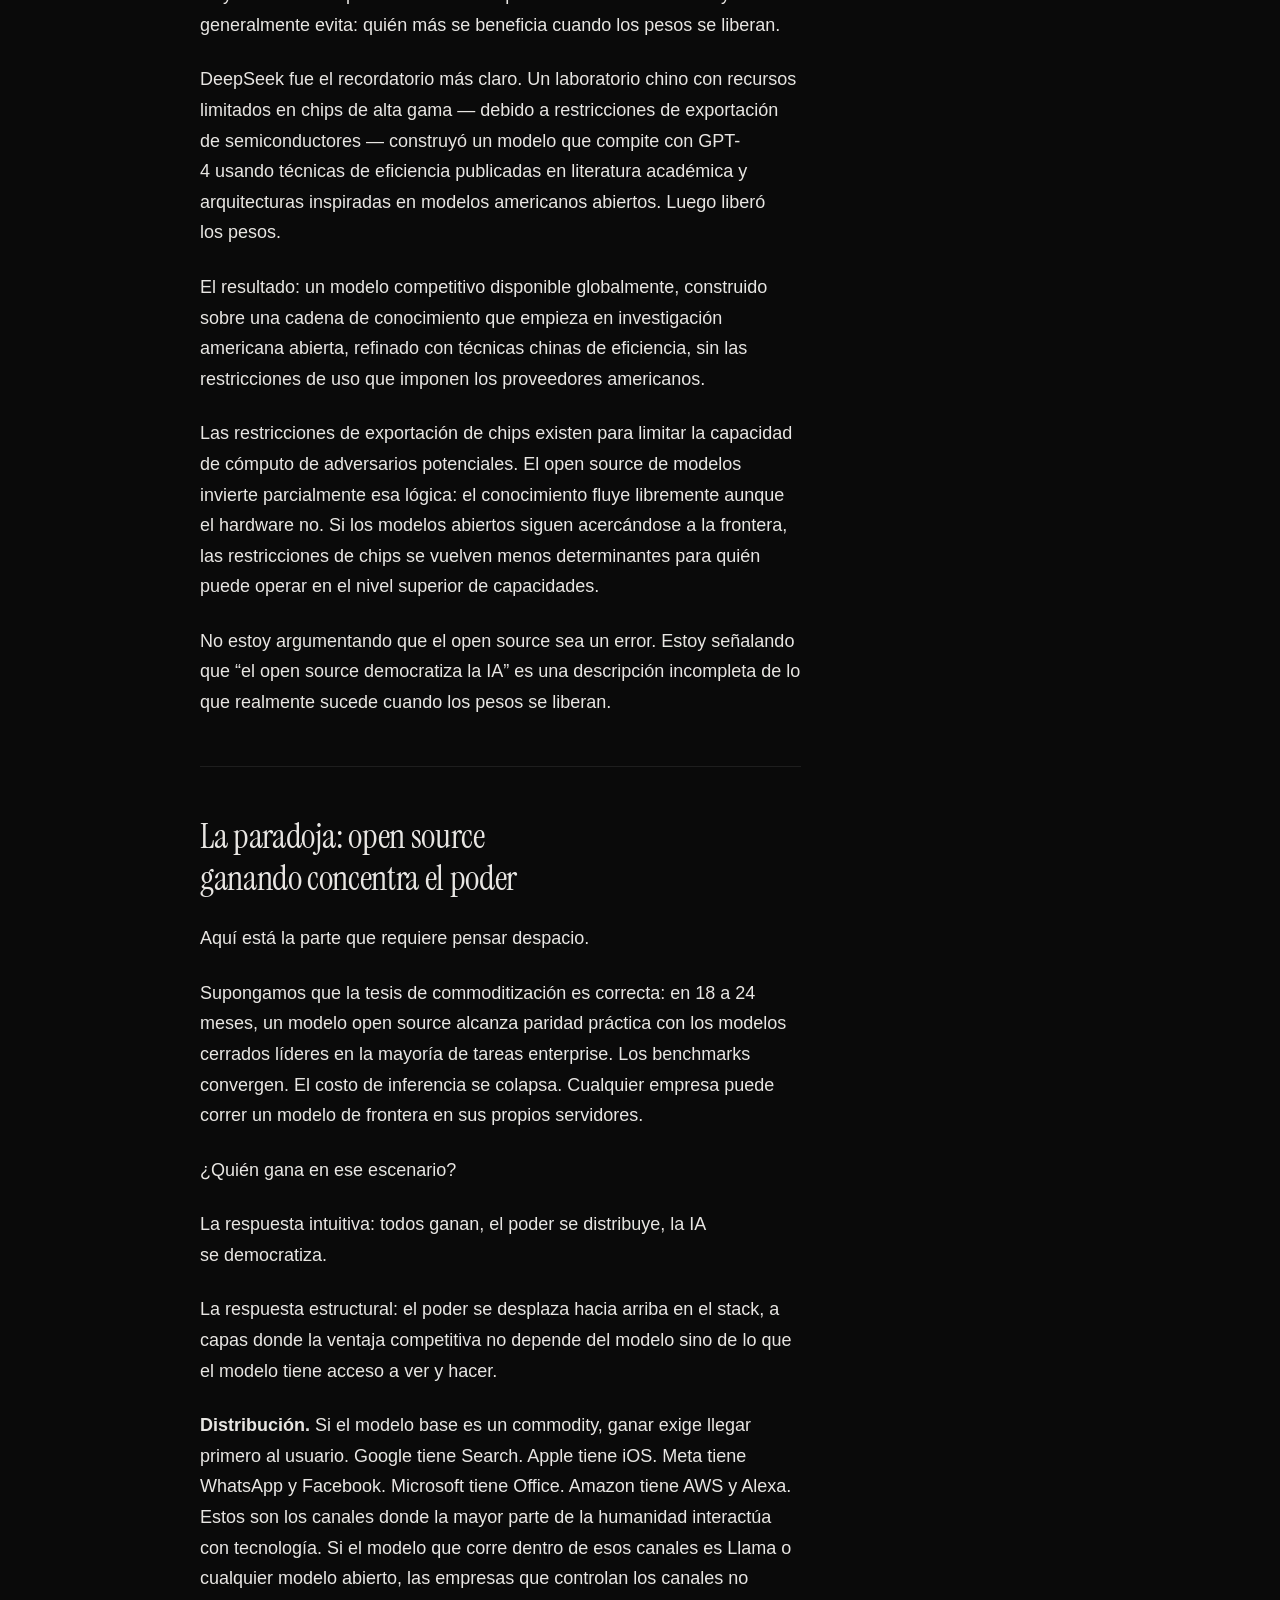
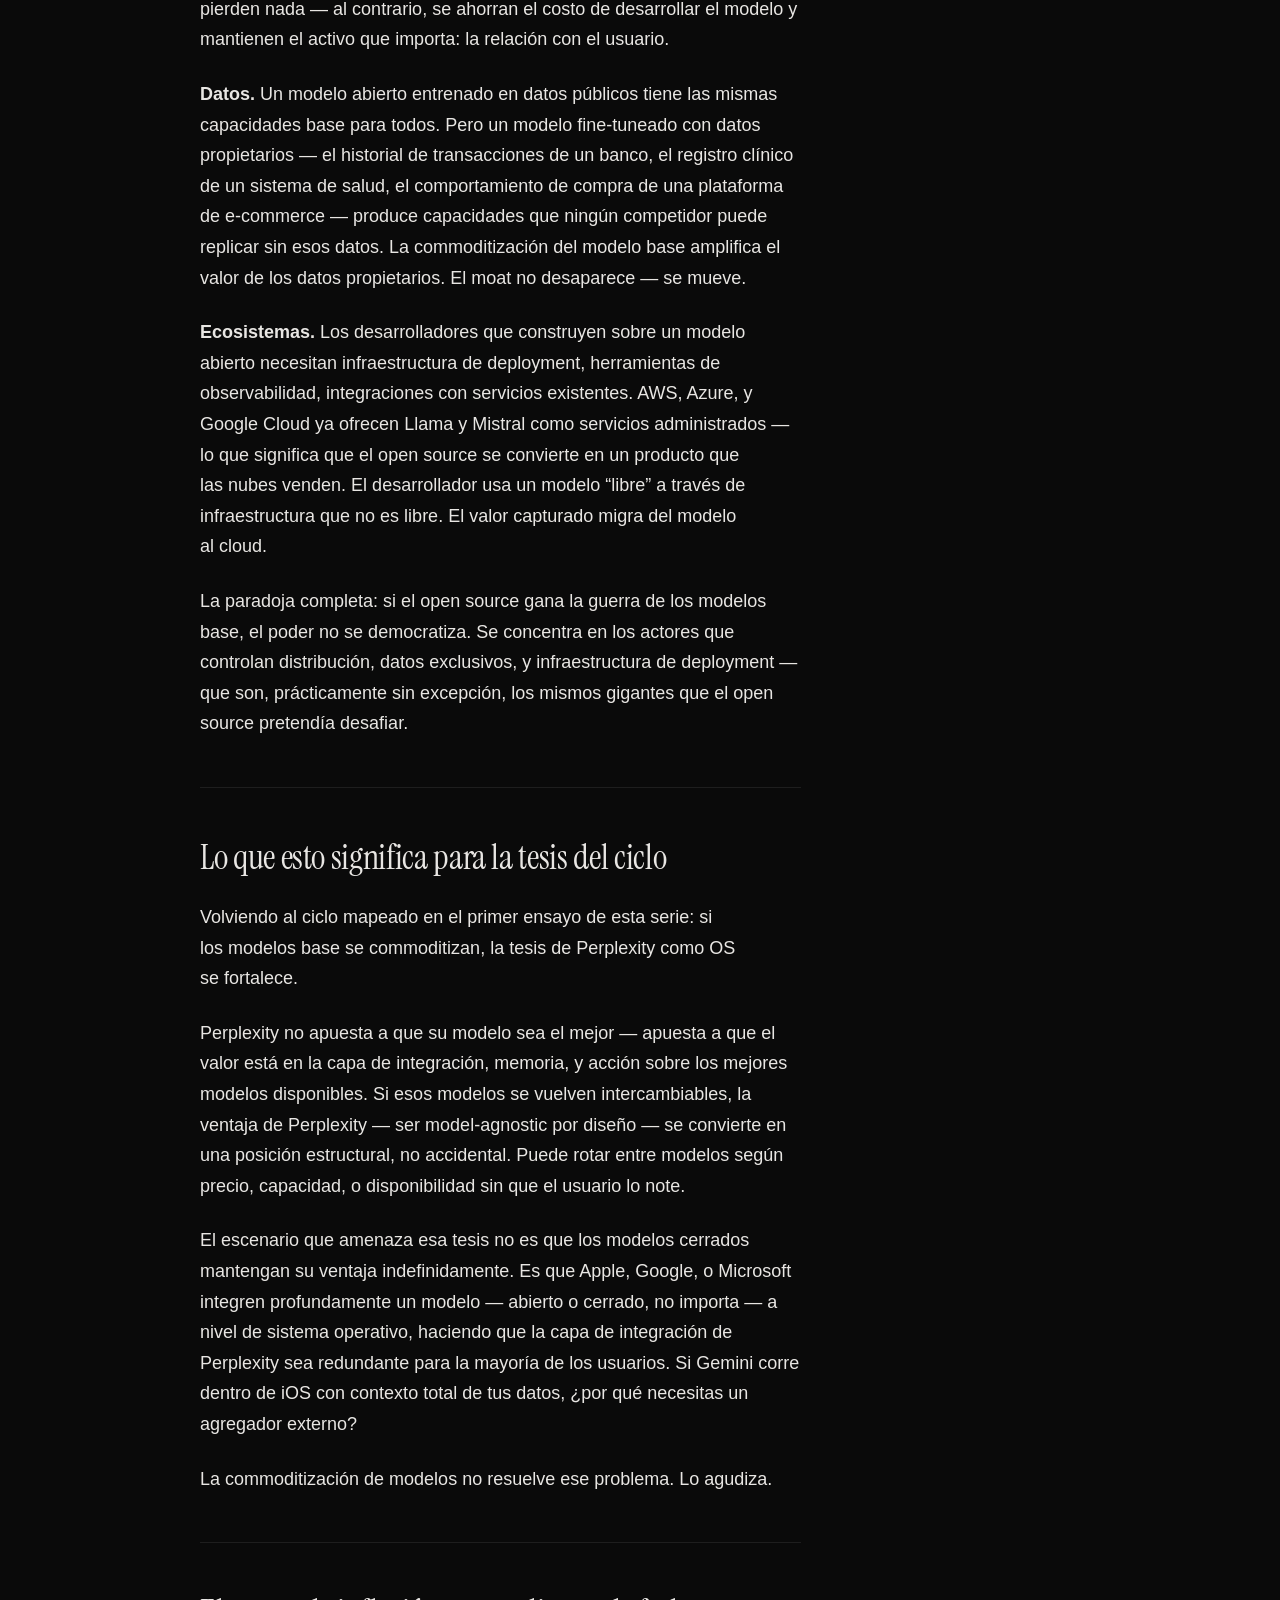
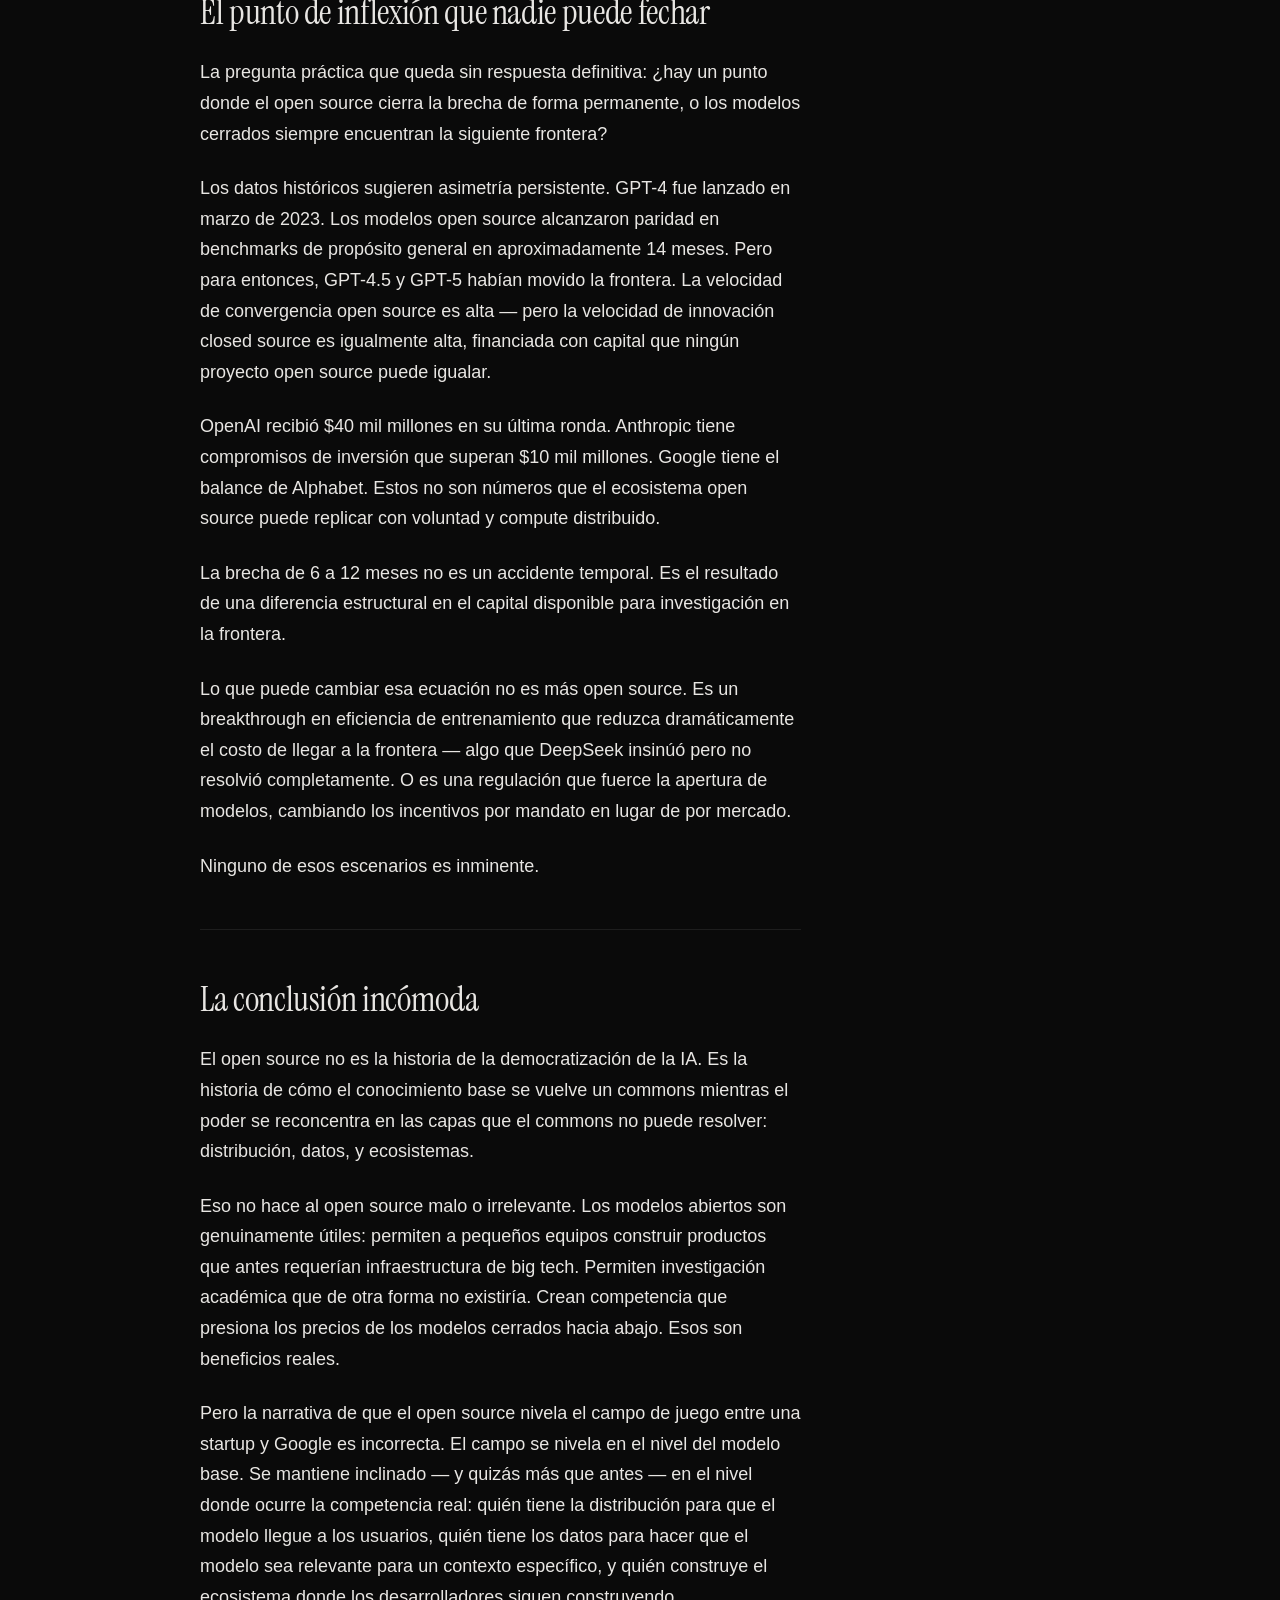
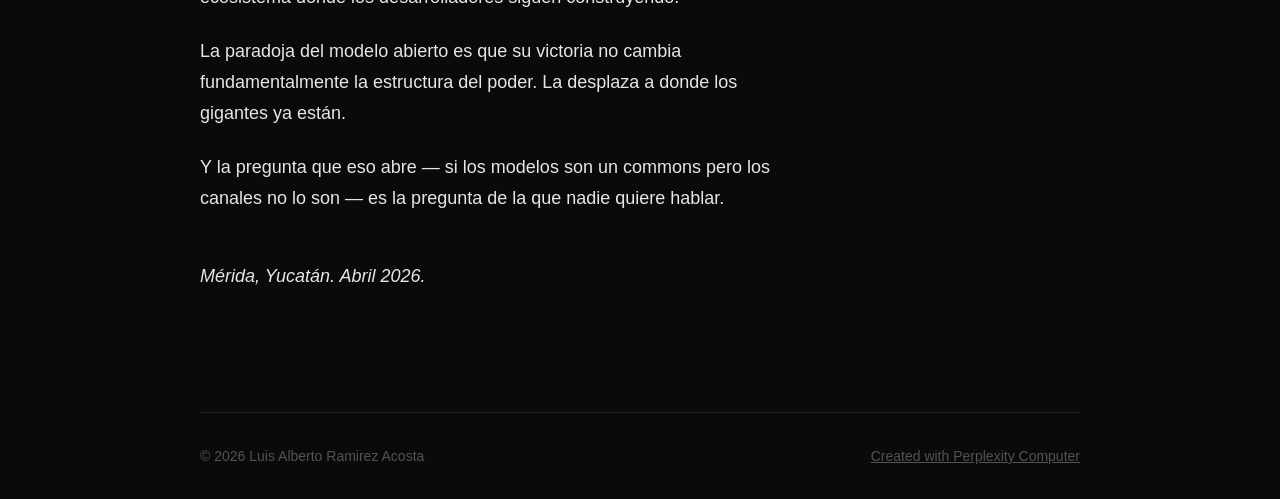
<file: packages/website/la-paradoja-del-modelo-abierto.html>
<!DOCTYPE html>
<html lang="es" data-theme="dark">
<head>
<!--
   ______                            __
  / ____/___  ____ ___  ____  __  __/ /____  _____
 / /   / __ \/ __ `__ \/ __ \/ / / / __/ _ \/ ___/
/ /___/ /_/ / / / / / / /_/ / /_/ / /_/  __/ /
\____/\____/_/ /_/ /_/ .___/\__,_/\__/\___/_/
                    /_/
        Created with Perplexity Computer
        https://www.perplexity.ai/computer
-->

<meta name="generator" content="Perplexity Computer">
<meta name="author" content="Luis Alberto Ramirez Acosta">
<meta property="og:see_also" content="https://www.perplexity.ai/computer">
<link rel="author" href="https://www.perplexity.ai/computer">

<meta charset="UTF-8">
<meta name="viewport" content="width=device-width, initial-scale=1.0">
<title>La Paradoja del Modelo Abierto — Luis Alberto Ramirez Acosta</title>
<meta name="description" content="El open source avanza más rápido que nunca y sigue estando 6-12 meses detrás en las capacidades que importan. La paradoja: si el open source gana, el poder no se democratiza — se concentra en capas más altas.">

<meta property="og:title" content="La Paradoja del Modelo Abierto — Luis Alberto Ramirez Acosta">
<meta property="og:description" content="El open source avanza más rápido que nunca y sigue estando 6-12 meses detrás. Si gana, el poder no se democratiza — se concentra en capas más altas.">
<meta property="og:type" content="article">

<link rel="preconnect" href="https://fonts.googleapis.com">
<link rel="preconnect" href="https://fonts.gstatic.com" crossorigin>
<link href="https://fonts.googleapis.com/css2?family=Instrument+Serif:ital@0;1&display=swap" rel="stylesheet">
<link href="https://api.fontshare.com/v2/css?f[]=satoshi@300,400,500,700&display=swap" rel="stylesheet">

<link rel="icon" href="./vitruvian.svg" type="image/svg+xml">
<link rel="stylesheet" href="./base.css">
<link rel="stylesheet" href="./style.css">
</head>
<body>

  <header class="site-header">
    <div class="header-inner">
      <a href="./index.html" class="back-link">&larr; Back</a>
      <nav class="header-nav">
        <a href="./index.html#thinking">Thinking</a>
        <button class="theme-toggle" data-theme-toggle aria-label="Switch to light mode">
          <svg width="18" height="18" viewBox="0 0 24 24" fill="none" stroke="currentColor" stroke-width="2" stroke-linecap="round" stroke-linejoin="round">
            <circle cx="12" cy="12" r="5"/>
            <path d="M12 1v2M12 21v2M4.22 4.22l1.42 1.42M18.36 18.36l1.42 1.42M1 12h2M21 12h2M4.22 19.78l1.42-1.42M18.36 5.64l1.42-1.42"/>
          </svg>
        </button>
      </nav>
    </div>
  </header>

  <main class="site-wrapper">
    <article class="article">
      <header class="article-header">
        <h1 class="article-title hero-enter">La Paradoja del Modelo Abierto</h1>
        <p class="article-meta hero-enter hero-enter-delay-1">Abril 2026 &middot; M&eacute;rida, Yucat&aacute;n</p>
      </header>

      <div class="article-body hero-enter hero-enter-delay-2">

        <p>La narrativa de 2024 era clara: el open source estaba ganando.</p>

        <p>Llama 3 de Meta demostr&oacute; que un modelo de clase mundial pod&iacute;a ser p&uacute;blico. Mistral era competitivo con modelos de OpenAI a fracci&oacute;n del costo. DeepSeek R1 lleg&oacute; desde China y sacudi&oacute; al mercado con capacidades que rivalizaban con GPT-4 &mdash; publicando los pesos abiertos. El consenso de la industria: los modelos base se van a commoditizar, el closed source pierde su moat, el dinero est&aacute; en la aplicaci&oacute;n, no en el modelo.</p>

        <p>Entonces GPT-4.5, GPT-5, Claude Opus 4. Y el ciclo volvi&oacute; a abrirse.</p>

        <p>Esta es la paradoja que nadie est&aacute; formulando con precisi&oacute;n: el open source avanza m&aacute;s r&aacute;pido que nunca en la historia de la IA &mdash; y sigue estando 6 a 12 meses detr&aacute;s en las capacidades que m&aacute;s importan. Ambas cosas son ciertas al mismo tiempo. Y la tensi&oacute;n entre ellas define qui&eacute;n controla la infraestructura del siguiente ciclo.</p>

        <hr>

        <h2>La brecha que no se cierra</h2>

        <p>Para entender la paradoja hay que entender qu&eacute; tipo de brecha estamos midiendo.</p>

        <p>En benchmarks de prop&oacute;sito general &mdash; MMLU, HumanEval, tareas de razonamiento est&aacute;ndar &mdash; los modelos open source como Llama 4 Scout o Mistral Large se acercan notablemente a GPT-4 Turbo. La brecha en esas m&eacute;tricas se cerr&oacute; en menos de doce meses desde el lanzamiento del modelo cerrado de referencia. Eso es velocidad de convergencia impresionante.</p>

        <p>Pero hay tres &aacute;reas donde la brecha no se cierra al mismo ritmo:</p>

        <p><strong>Razonamiento complejo de m&uacute;ltiples pasos.</strong> Las tareas que requieren mantener coherencia a trav&eacute;s de decenas de inferencias encadenadas &mdash; los problemas que GPT-5 y Claude Opus 4 manejan con una precisi&oacute;n que desaparece en los modelos abiertos actuales. No es una diferencia marginal. Es la diferencia entre un sistema que puede hacer trabajo de conocimiento real y uno que produce respuestas plausibles.</p>

        <p><strong>Contexto largo con precisi&oacute;n.</strong> Los modelos cerrados l&iacute;deres manejan ventanas de contexto de 200K tokens con retrieval preciso a lo largo de todo el documento. Los modelos open source de tama&ntilde;o comparable degradan su precisi&oacute;n dr&aacute;sticamente en la mitad del contexto. Para aplicaciones enterprise &mdash; an&aacute;lisis de contratos, revisi&oacute;n de c&oacute;digo en bases grandes, trabajo con documentaci&oacute;n extensa &mdash; esta diferencia es determinante.</p>

        <p><strong>Seguimiento de instrucciones en tareas complejas.</strong> La capacidad de mantener restricciones y objetivos simult&aacute;neos a lo largo de una tarea extensa. Los modelos cerrados frontrunners tienen a&ntilde;os de RLHF especializado, datos de preferencias humanas en escala, y loops de refinamiento que los modelos open source no pueden replicar sin el mismo volumen de datos propietarios.</p>

        <p>La brecha no es en qu&eacute; puede hacer el modelo. Es en cu&aacute;ndo puede hacerlo de forma confiable.</p>

        <hr>

        <h2>Por qu&eacute; Meta libera los pesos</h2>

        <p>Para leer la din&aacute;mica correctamente hay que entender por qu&eacute; el actor m&aacute;s poderoso del open source &mdash; Meta &mdash; elige liberar modelos que le costaron cientos de millones de d&oacute;lares entrenar.</p>

        <p>La respuesta naive es altruismo tecnol&oacute;gico. La respuesta correcta es estrategia competitiva.</p>

        <p>Meta no monetiza directamente por vender modelos de IA. Meta monetiza por distribuci&oacute;n, datos de usuario, y publicidad. Liberar Llama le cuesta en compute lo que le ahorra en competencia: si el modelo base es un commons que cualquiera puede usar, Meta elimina el diferencial de OpenAI y Google como proveedores de infraestructura. Los desarrolladores que construyen sobre Llama no le est&aacute;n pagando a OpenAI ni a Google. Est&aacute;n usando un modelo que Meta financi&oacute; &mdash; lo que convierte a Meta en infraestructura de facto sin los costos de ser proveedor de infraestructura.</p>

        <p>Y hay un segundo nivel que es m&aacute;s interesante: cada aplicaci&oacute;n construida sobre Llama que llega a usuarios reales genera datos de uso. Meta no tiene acceso a esos datos directamente, pero s&iacute; tiene el modelo que todos usan, lo que le da visibilidad sobre qu&eacute; tipos de prompts, tareas, y casos de uso est&aacute;n siendo relevantes &mdash; informaci&oacute;n que alimenta la siguiente iteraci&oacute;n del modelo.</p>

        <p>El open source de Meta no democratiza el poder. Construye palanca sobre un commons que Meta controla por ser quien lo financia y decide qu&eacute; versiones liberar y cu&aacute;ndo.</p>

        <hr>

        <h2>El problema de China</h2>

        <p>Hay una variable que el discurso del open source en Silicon Valley generalmente evita: qui&eacute;n m&aacute;s se beneficia cuando los pesos se liberan.</p>

        <p>DeepSeek fue el recordatorio m&aacute;s claro. Un laboratorio chino con recursos limitados en chips de alta gama &mdash; debido a restricciones de exportaci&oacute;n de semiconductores &mdash; construy&oacute; un modelo que compite con GPT-4 usando t&eacute;cnicas de eficiencia publicadas en literatura acad&eacute;mica y arquitecturas inspiradas en modelos americanos abiertos. Luego liber&oacute; los pesos.</p>

        <p>El resultado: un modelo competitivo disponible globalmente, construido sobre una cadena de conocimiento que empieza en investigaci&oacute;n americana abierta, refinado con t&eacute;cnicas chinas de eficiencia, sin las restricciones de uso que imponen los proveedores americanos.</p>

        <p>Las restricciones de exportaci&oacute;n de chips existen para limitar la capacidad de c&oacute;mputo de adversarios potenciales. El open source de modelos invierte parcialmente esa l&oacute;gica: el conocimiento fluye libremente aunque el hardware no. Si los modelos abiertos siguen acercándose a la frontera, las restricciones de chips se vuelven menos determinantes para qui&eacute;n puede operar en el nivel superior de capacidades.</p>

        <p>No estoy argumentando que el open source sea un error. Estoy se&ntilde;alando que &ldquo;el open source democratiza la IA&rdquo; es una descripci&oacute;n incompleta de lo que realmente sucede cuando los pesos se liberan.</p>

        <hr>

        <h2>La paradoja: open source ganando concentra el poder</h2>

        <p>Aqu&iacute; est&aacute; la parte que requiere pensar despacio.</p>

        <p>Supongamos que la tesis de commoditizaci&oacute;n es correcta: en 18 a 24 meses, un modelo open source alcanza paridad pr&aacute;ctica con los modelos cerrados l&iacute;deres en la mayor&iacute;a de tareas enterprise. Los benchmarks convergen. El costo de inferencia se colapsa. Cualquier empresa puede correr un modelo de frontera en sus propios servidores.</p>

        <p>&iquest;Qui&eacute;n gana en ese escenario?</p>

        <p>La respuesta intuitiva: todos ganan, el poder se distribuye, la IA se democratiza.</p>

        <p>La respuesta estructural: el poder se desplaza hacia arriba en el stack, a capas donde la ventaja competitiva no depende del modelo sino de lo que el modelo tiene acceso a ver y hacer.</p>

        <p><strong>Distribuci&oacute;n.</strong> Si el modelo base es un commodity, ganar exige llegar primero al usuario. Google tiene Search. Apple tiene iOS. Meta tiene WhatsApp y Facebook. Microsoft tiene Office. Amazon tiene AWS y Alexa. Estos son los canales donde la mayor parte de la humanidad interact&uacute;a con tecnolog&iacute;a. Si el modelo que corre dentro de esos canales es Llama o cualquier modelo abierto, las empresas que controlan los canales no pierden nada &mdash; al contrario, se ahorran el costo de desarrollar el modelo y mantienen el activo que importa: la relaci&oacute;n con el usuario.</p>

        <p><strong>Datos.</strong> Un modelo abierto entrenado en datos p&uacute;blicos tiene las mismas capacidades base para todos. Pero un modelo fine-tuneado con datos propietarios &mdash; el historial de transacciones de un banco, el registro cl&iacute;nico de un sistema de salud, el comportamiento de compra de una plataforma de e-commerce &mdash; produce capacidades que ning&uacute;n competidor puede replicar sin esos datos. La commoditizaci&oacute;n del modelo base amplifica el valor de los datos propietarios. El moat no desaparece &mdash; se mueve.</p>

        <p><strong>Ecosistemas.</strong> Los desarrolladores que construyen sobre un modelo abierto necesitan infraestructura de deployment, herramientas de observabilidad, integraciones con servicios existentes. AWS, Azure, y Google Cloud ya ofrecen Llama y Mistral como servicios administrados &mdash; lo que significa que el open source se convierte en un producto que las nubes venden. El desarrollador usa un modelo &ldquo;libre&rdquo; a trav&eacute;s de infraestructura que no es libre. El valor capturado migra del modelo al cloud.</p>

        <p>La paradoja completa: si el open source gana la guerra de los modelos base, el poder no se democratiza. Se concentra en los actores que controlan distribuci&oacute;n, datos exclusivos, y infraestructura de deployment &mdash; que son, pr&aacute;cticamente sin excepci&oacute;n, los mismos gigantes que el open source pretend&iacute;a desafiar.</p>

        <hr>

        <h2>Lo que esto significa para la tesis del ciclo</h2>

        <p>Volviendo al ciclo mapeado en el primer ensayo de esta serie: si los modelos base se commoditizan, la tesis de Perplexity como OS se fortalece.</p>

        <p>Perplexity no apuesta a que su modelo sea el mejor &mdash; apuesta a que el valor est&aacute; en la capa de integraci&oacute;n, memoria, y acci&oacute;n sobre los mejores modelos disponibles. Si esos modelos se vuelven intercambiables, la ventaja de Perplexity &mdash; ser model-agnostic por dise&ntilde;o &mdash; se convierte en una posici&oacute;n estructural, no accidental. Puede rotar entre modelos seg&uacute;n precio, capacidad, o disponibilidad sin que el usuario lo note.</p>

        <p>El escenario que amenaza esa tesis no es que los modelos cerrados mantengan su ventaja indefinidamente. Es que Apple, Google, o Microsoft integren profundamente un modelo &mdash; abierto o cerrado, no importa &mdash; a nivel de sistema operativo, haciendo que la capa de integraci&oacute;n de Perplexity sea redundante para la mayor&iacute;a de los usuarios. Si Gemini corre dentro de iOS con contexto total de tus datos, &iquest;por qu&eacute; necesitas un agregador externo?</p>

        <p>La commoditizaci&oacute;n de modelos no resuelve ese problema. Lo agudiza.</p>

        <hr>

        <h2>El punto de inflexi&oacute;n que nadie puede fechar</h2>

        <p>La pregunta pr&aacute;ctica que queda sin respuesta definitiva: &iquest;hay un punto donde el open source cierra la brecha de forma permanente, o los modelos cerrados siempre encuentran la siguiente frontera?</p>

        <p>Los datos hist&oacute;ricos sugieren asimetr&iacute;a persistente. GPT-4 fue lanzado en marzo de 2023. Los modelos open source alcanzaron paridad en benchmarks de prop&oacute;sito general en aproximadamente 14 meses. Pero para entonces, GPT-4.5 y GPT-5 hab&iacute;an movido la frontera. La velocidad de convergencia open source es alta &mdash; pero la velocidad de innovaci&oacute;n closed source es igualmente alta, financiada con capital que ning&uacute;n proyecto open source puede igualar.</p>

        <p>OpenAI recibi&oacute; $40 mil millones en su &uacute;ltima ronda. Anthropic tiene compromisos de inversi&oacute;n que superan $10 mil millones. Google tiene el balance de Alphabet. Estos no son n&uacute;meros que el ecosistema open source puede replicar con voluntad y compute distribuido.</p>

        <p>La brecha de 6 a 12 meses no es un accidente temporal. Es el resultado de una diferencia estructural en el capital disponible para investigaci&oacute;n en la frontera.</p>

        <p>Lo que puede cambiar esa ecuaci&oacute;n no es m&aacute;s open source. Es un breakthrough en eficiencia de entrenamiento que reduzca dram&aacute;ticamente el costo de llegar a la frontera &mdash; algo que DeepSeek insin&uacute;&oacute; pero no resolvi&oacute; completamente. O es una regulaci&oacute;n que fuerce la apertura de modelos, cambiando los incentivos por mandato en lugar de por mercado.</p>

        <p>Ninguno de esos escenarios es inminente.</p>

        <hr>

        <h2>La conclusi&oacute;n inc&oacute;moda</h2>

        <p>El open source no es la historia de la democratizaci&oacute;n de la IA. Es la historia de c&oacute;mo el conocimiento base se vuelve un commons mientras el poder se reconcentra en las capas que el commons no puede resolver: distribuci&oacute;n, datos, y ecosistemas.</p>

        <p>Eso no hace al open source malo o irrelevante. Los modelos abiertos son genuinamente &uacute;tiles: permiten a peque&ntilde;os equipos construir productos que antes requer&iacute;an infraestructura de big tech. Permiten investigaci&oacute;n acad&eacute;mica que de otra forma no existir&iacute;a. Crean competencia que presiona los precios de los modelos cerrados hacia abajo. Esos son beneficios reales.</p>

        <p>Pero la narrativa de que el open source nivela el campo de juego entre una startup y Google es incorrecta. El campo se nivela en el nivel del modelo base. Se mantiene inclinado &mdash; y quiz&aacute;s m&aacute;s que antes &mdash; en el nivel donde ocurre la competencia real: qui&eacute;n tiene la distribuci&oacute;n para que el modelo llegue a los usuarios, qui&eacute;n tiene los datos para hacer que el modelo sea relevante para un contexto espec&iacute;fico, y qui&eacute;n construye el ecosistema donde los desarrolladores siguen construyendo.</p>

        <p>La paradoja del modelo abierto es que su victoria no cambia fundamentalmente la estructura del poder. La desplaza a donde los gigantes ya est&aacute;n.</p>

        <p>Y la pregunta que eso abre &mdash; si los modelos son un commons pero los canales no lo son &mdash; es la pregunta de la que nadie quiere hablar.</p>

        <p class="article-sign">M&eacute;rida, Yucat&aacute;n. Abril 2026.</p>

      </div>
    </article>
  </main>

  <footer class="site-wrapper">
    <div class="site-footer">
      <span class="footer-text">&copy; 2026 Luis Alberto Ramirez Acosta</span>
      <a href="https://www.perplexity.ai/computer" target="_blank" rel="noopener noreferrer" class="footer-text">
        Created with Perplexity Computer
      </a>
    </div>
  </footer>

  <script>
    (function() {
      const toggle = document.querySelector('[data-theme-toggle]');
      const root = document.documentElement;
      let theme = 'dark';
      root.setAttribute('data-theme', theme);
      const sunIcon = '<svg width="18" height="18" viewBox="0 0 24 24" fill="none" stroke="currentColor" stroke-width="2" stroke-linecap="round" stroke-linejoin="round"><circle cx="12" cy="12" r="5"/><path d="M12 1v2M12 21v2M4.22 4.22l1.42 1.42M18.36 18.36l1.42 1.42M1 12h2M21 12h2M4.22 19.78l1.42-1.42M18.36 5.64l1.42-1.42"/></svg>';
      const moonIcon = '<svg width="18" height="18" viewBox="0 0 24 24" fill="none" stroke="currentColor" stroke-width="2" stroke-linecap="round" stroke-linejoin="round"><path d="M21 12.79A9 9 0 1 1 11.21 3 7 7 0 0 0 21 12.79z"/></svg>';
      function updateIcon() {
        if (toggle) {
          toggle.innerHTML = theme === 'dark' ? sunIcon : moonIcon;
          toggle.setAttribute('aria-label', 'Switch to ' + (theme === 'dark' ? 'light' : 'dark') + ' mode');
        }
      }
      updateIcon();
      if (toggle) {
        toggle.addEventListener('click', function() {
          theme = theme === 'dark' ? 'light' : 'dark';
          root.setAttribute('data-theme', theme);
          updateIcon();
        });
      }
    })();
  </script>

</body>
</html>
</file>
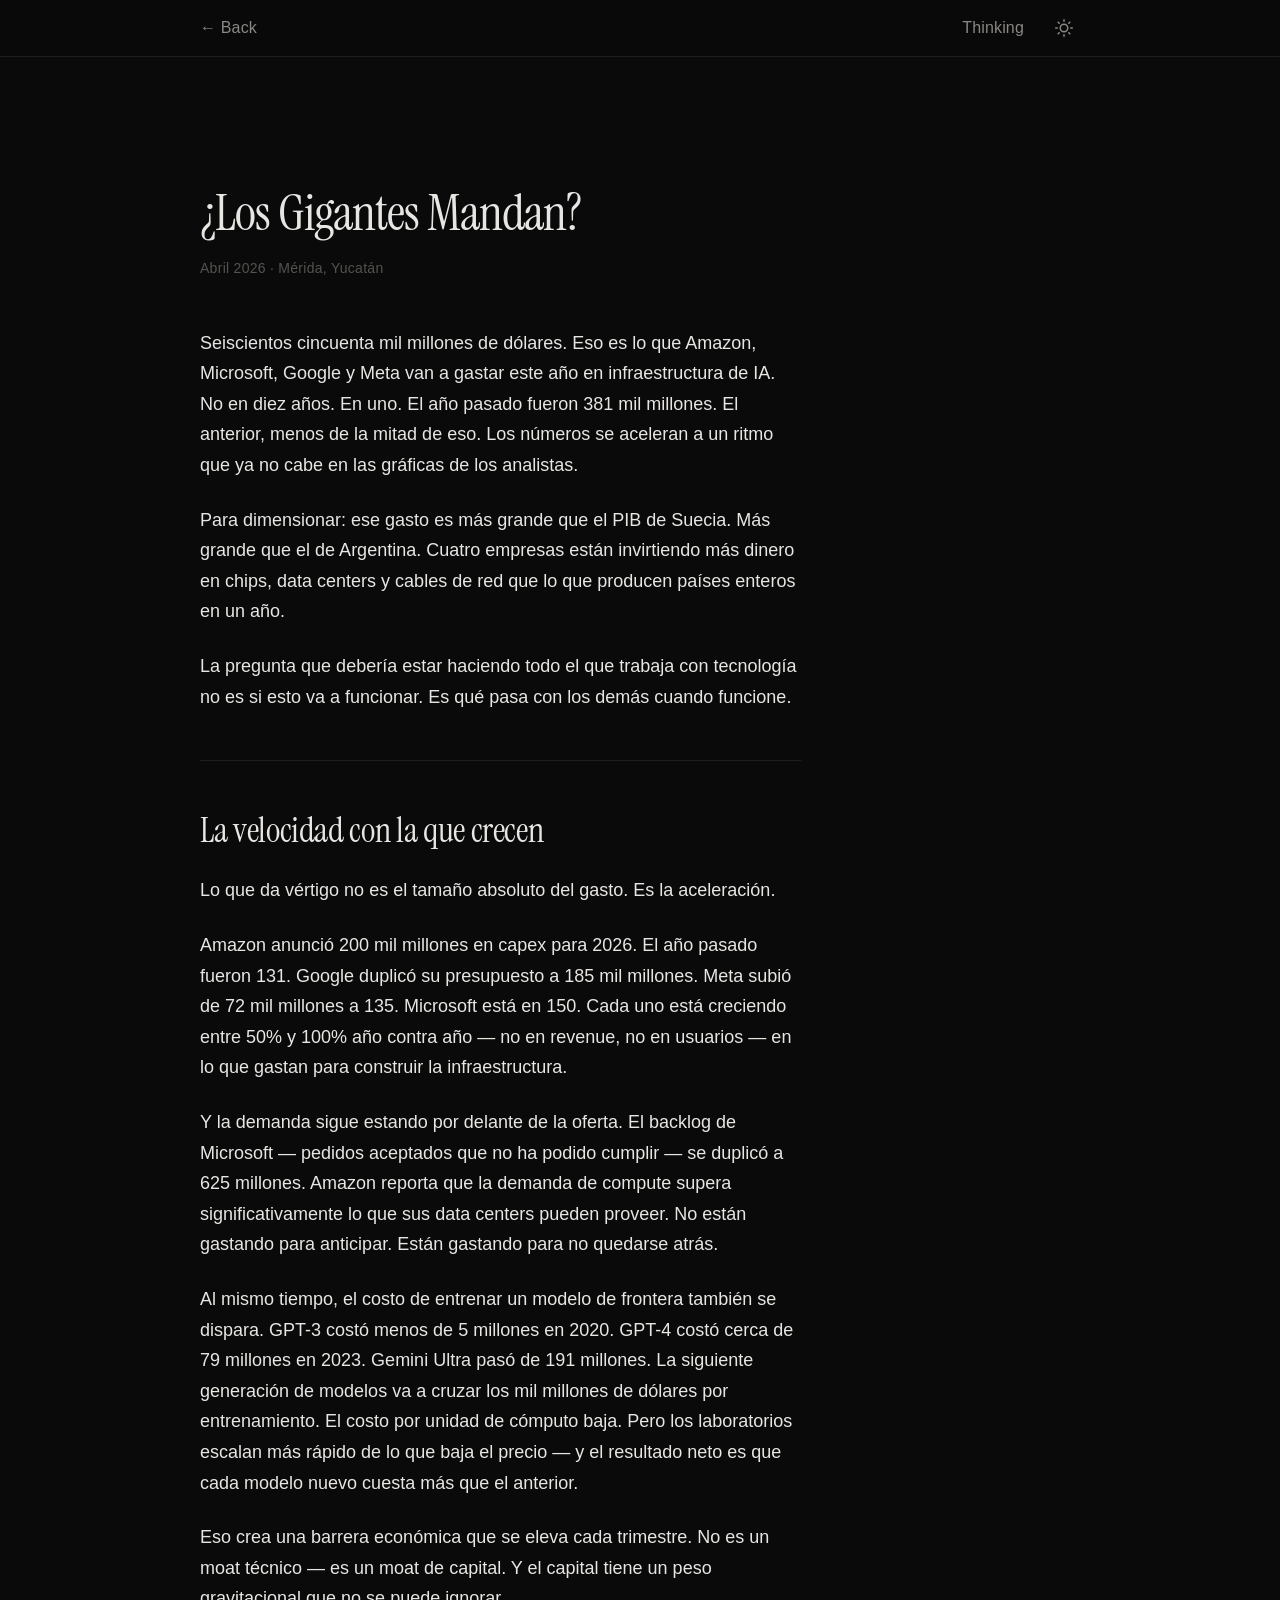
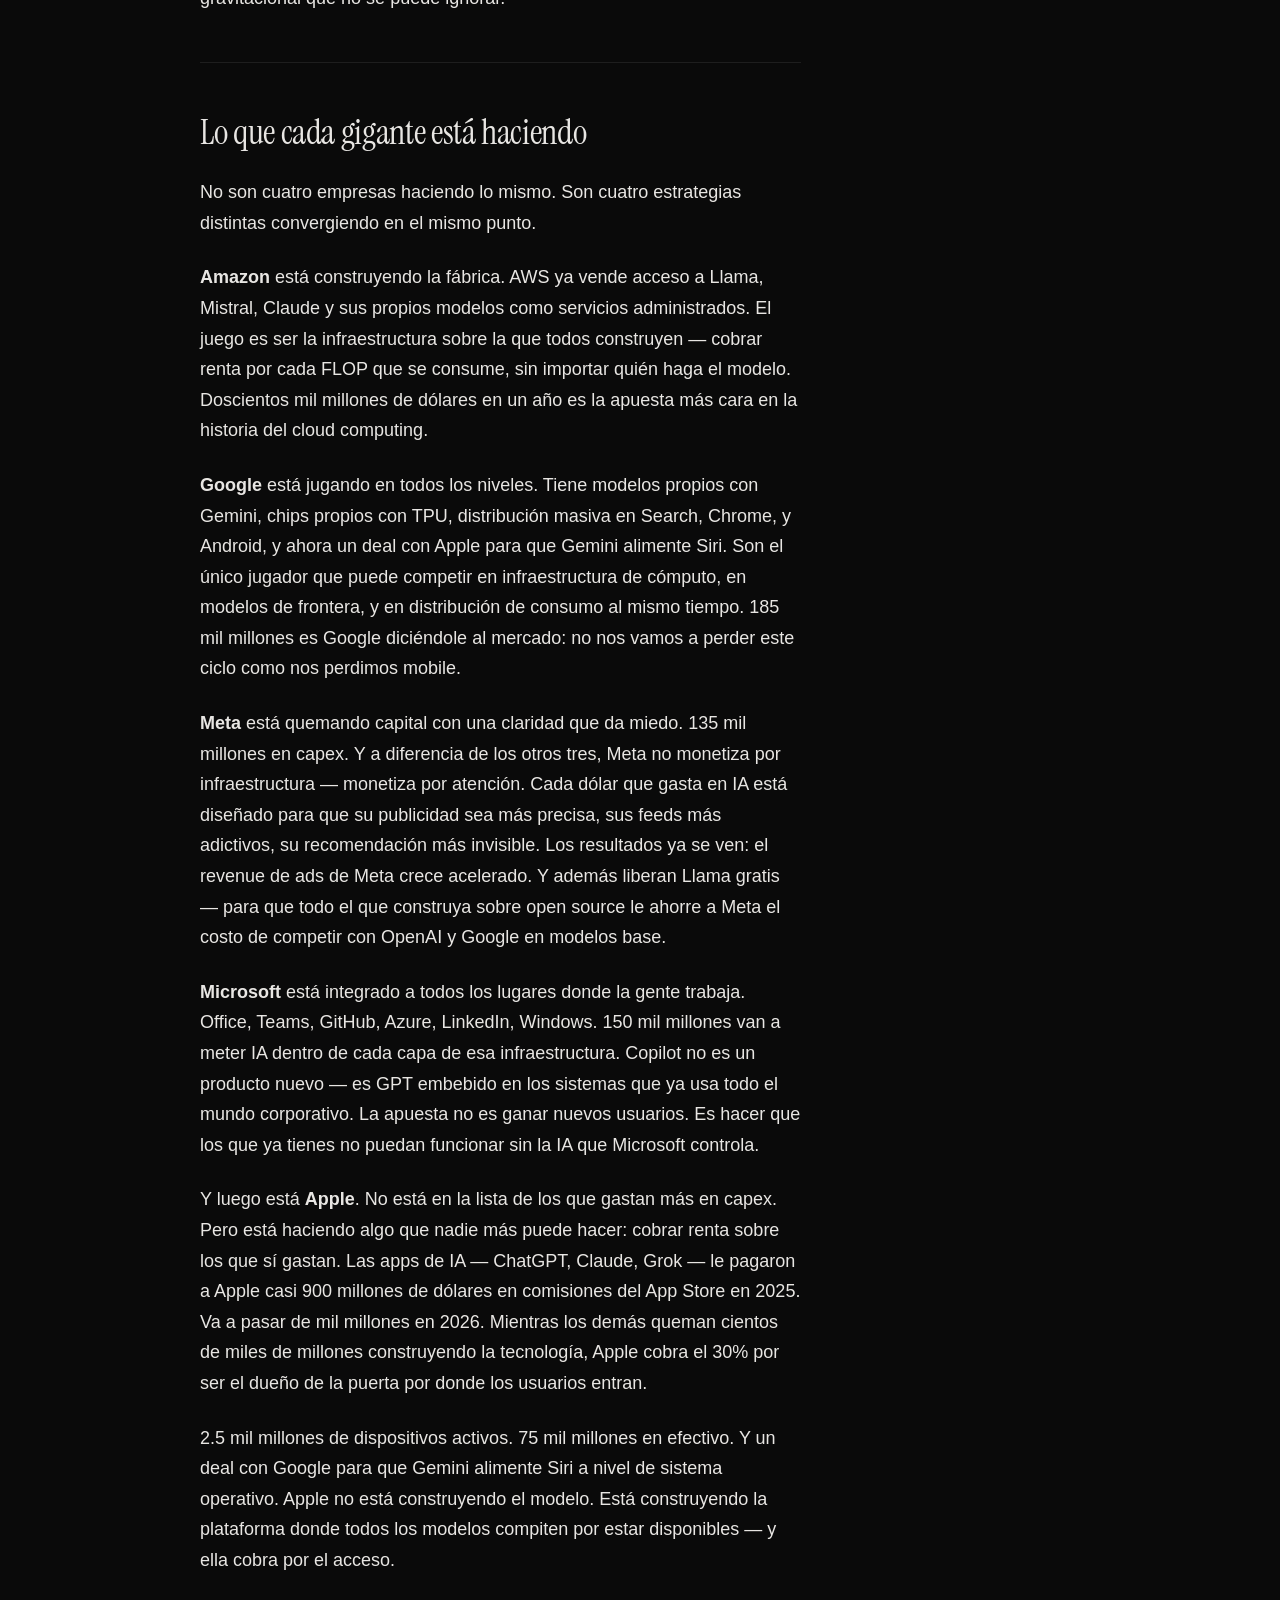
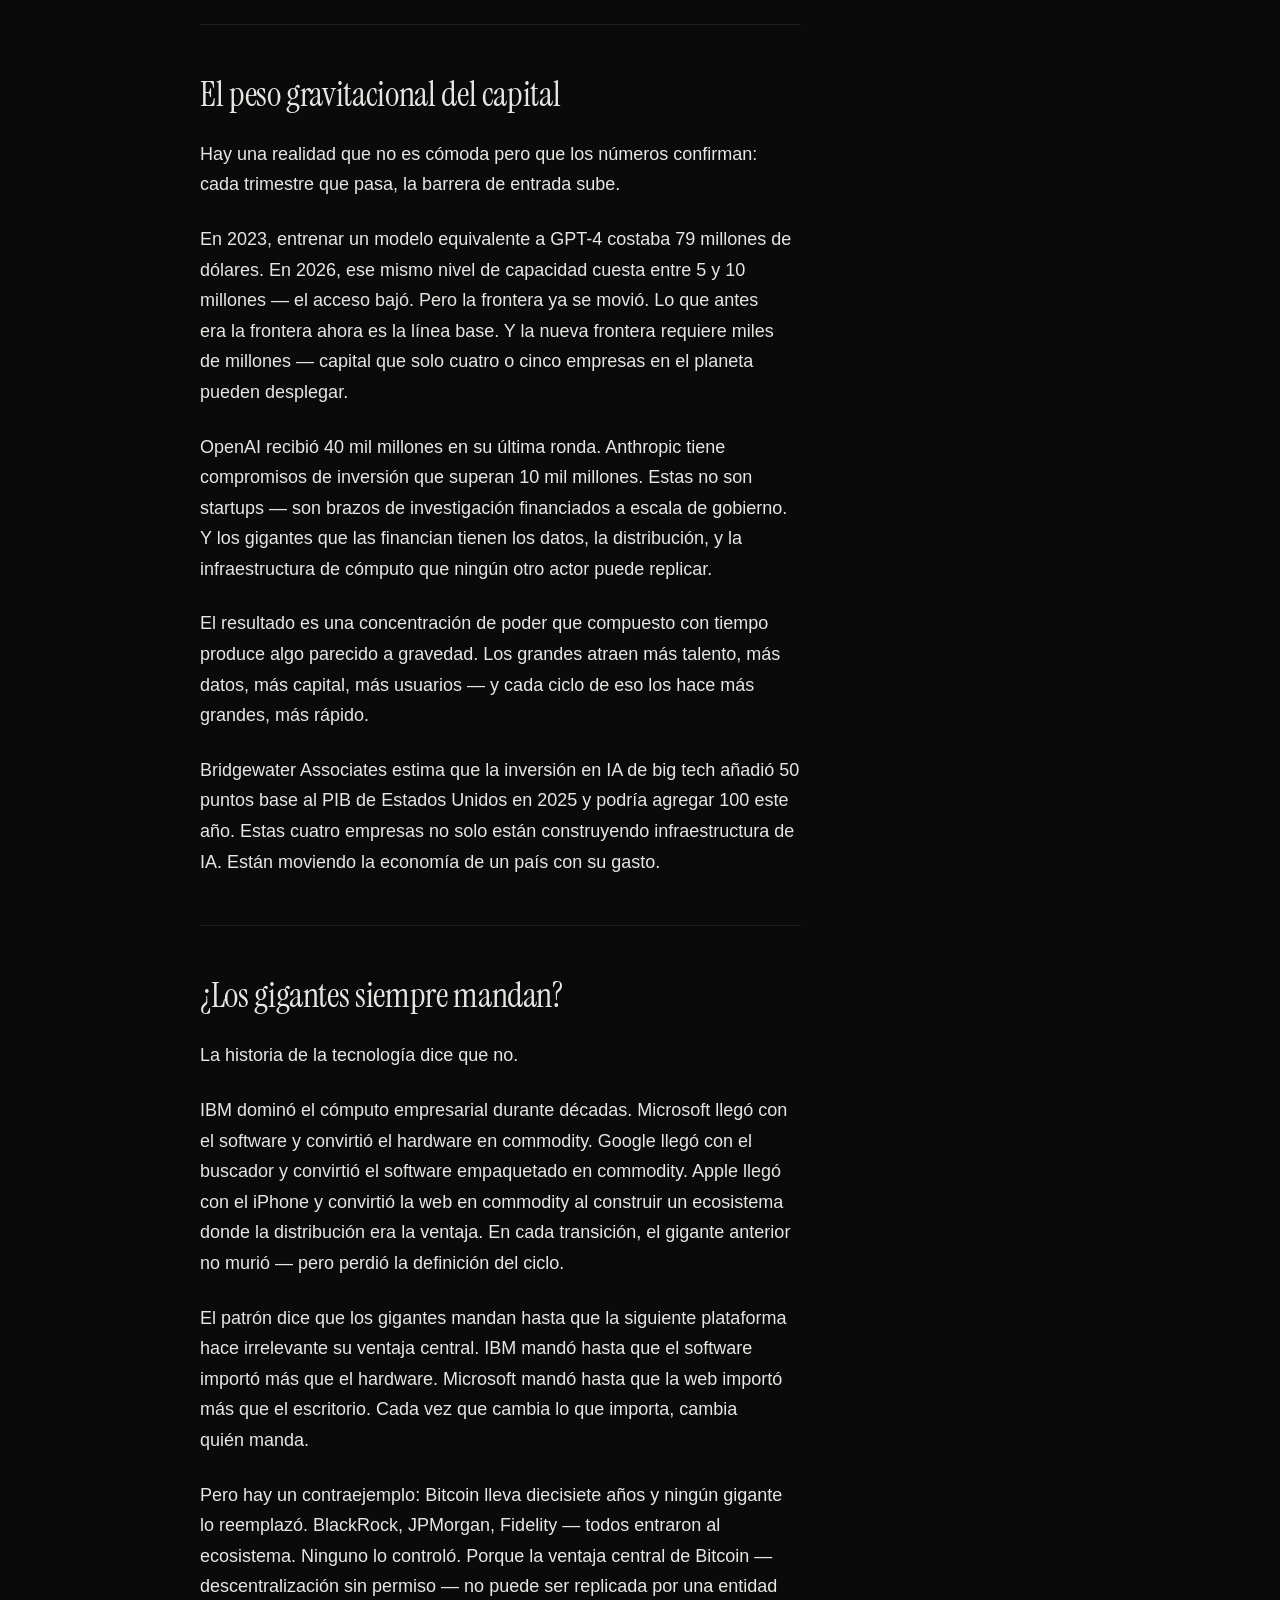
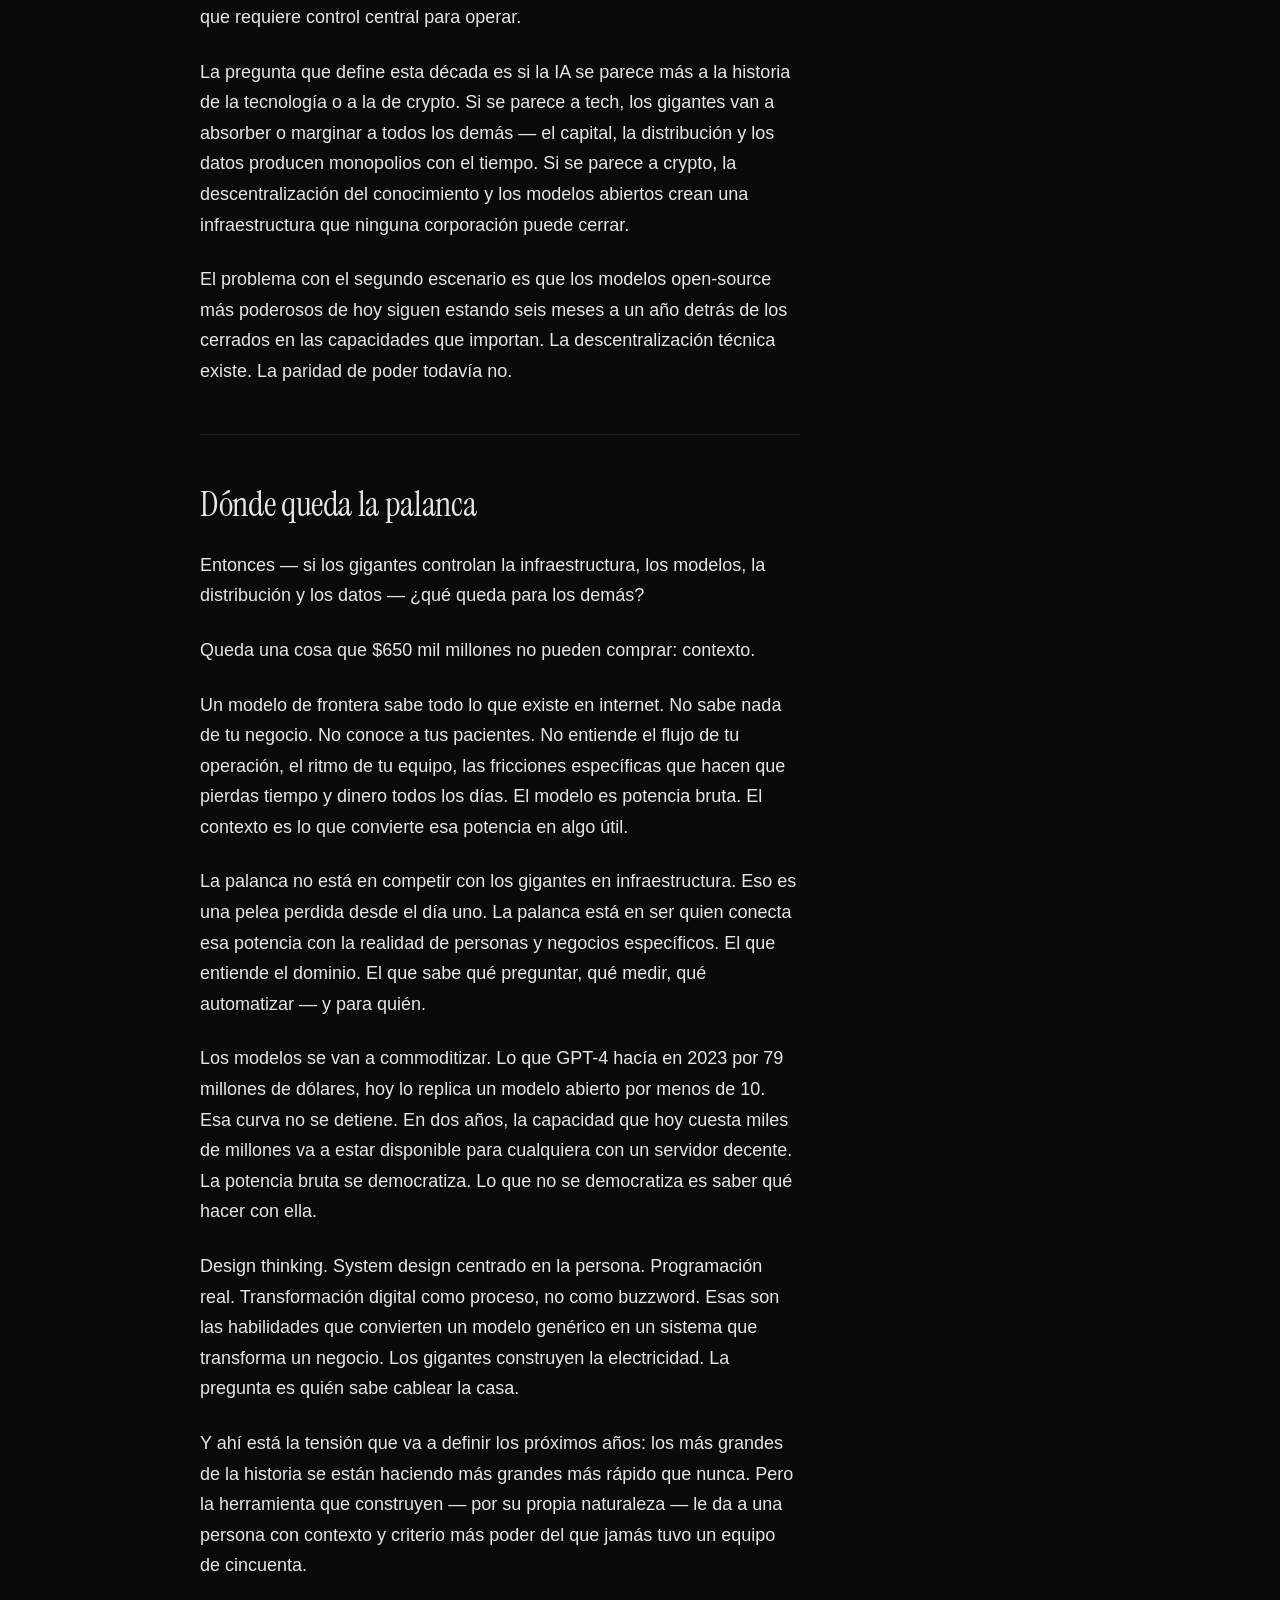
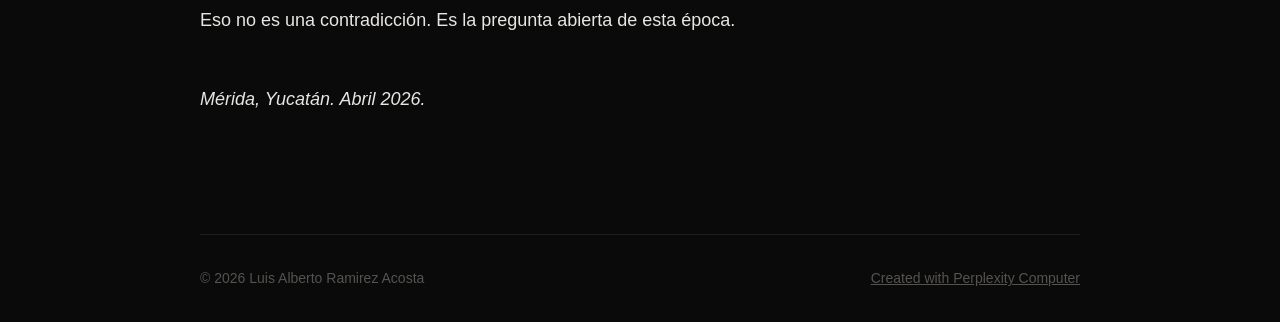
<file: packages/website/los-gigantes-mandan.html>
<!DOCTYPE html>
<html lang="es" data-theme="dark">
<head>
<!--
   ______                            __
  / ____/___  ____ ___  ____  __  __/ /____  _____
 / /   / __ \/ __ `__ \/ __ \/ / / / __/ _ \/ ___/
/ /___/ /_/ / / / / / / /_/ / /_/ / /_/  __/ /
\____/\____/_/ /_/ /_/ .___/\__,_/\__/\___/_/
                    /_/
        Created with Perplexity Computer
        https://www.perplexity.ai/computer
-->

<meta name="generator" content="Perplexity Computer">
<meta name="author" content="Luis Alberto Ramirez Acosta">
<meta property="og:see_also" content="https://www.perplexity.ai/computer">
<link rel="author" href="https://www.perplexity.ai/computer">

<meta charset="UTF-8">
<meta name="viewport" content="width=device-width, initial-scale=1.0">
<title>&iquest;Los Gigantes Mandan? &mdash; Luis Alberto Ramirez Acosta</title>
<meta name="description" content="$650 mil millones en un a&ntilde;o. Los gigantes se est&aacute;n acelerando a un ritmo que no tiene precedente. La pregunta no es si van a dominar &mdash; es d&oacute;nde queda espacio para los dem&aacute;s.">

<meta property="og:title" content="&iquest;Los Gigantes Mandan? &mdash; Luis Alberto Ramirez Acosta">
<meta property="og:description" content="$650 mil millones en un a&ntilde;o. Los gigantes se aceleran sin precedente. La pregunta es d&oacute;nde queda espacio para los dem&aacute;s.">
<meta property="og:type" content="article">

<link rel="preconnect" href="https://fonts.googleapis.com">
<link rel="preconnect" href="https://fonts.gstatic.com" crossorigin>
<link href="https://fonts.googleapis.com/css2?family=Instrument+Serif:ital@0;1&display=swap" rel="stylesheet">
<link href="https://api.fontshare.com/v2/css?f[]=satoshi@300,400,500,700&display=swap" rel="stylesheet">

<link rel="icon" href="./vitruvian.svg" type="image/svg+xml">
<link rel="stylesheet" href="./base.css">
<link rel="stylesheet" href="./style.css">
</head>
<body>

  <header class="site-header">
    <div class="header-inner">
      <a href="./index.html" class="back-link">&larr; Back</a>
      <nav class="header-nav">
        <a href="./index.html#thinking">Thinking</a>
        <button class="theme-toggle" data-theme-toggle aria-label="Switch to light mode">
          <svg width="18" height="18" viewBox="0 0 24 24" fill="none" stroke="currentColor" stroke-width="2" stroke-linecap="round" stroke-linejoin="round">
            <circle cx="12" cy="12" r="5"/>
            <path d="M12 1v2M12 21v2M4.22 4.22l1.42 1.42M18.36 18.36l1.42 1.42M1 12h2M21 12h2M4.22 19.78l1.42-1.42M18.36 5.64l1.42-1.42"/>
          </svg>
        </button>
      </nav>
    </div>
  </header>

  <main class="site-wrapper">
    <article class="article">
      <header class="article-header">
        <h1 class="article-title hero-enter">&iquest;Los Gigantes Mandan?</h1>
        <p class="article-meta hero-enter hero-enter-delay-1">Abril 2026 &middot; M&eacute;rida, Yucat&aacute;n</p>
      </header>

      <div class="article-body hero-enter hero-enter-delay-2">

        <p>Seiscientos cincuenta mil millones de d&oacute;lares. Eso es lo que Amazon, Microsoft, Google y Meta van a gastar este a&ntilde;o en infraestructura de IA. No en diez a&ntilde;os. En uno. El a&ntilde;o pasado fueron 381 mil millones. El anterior, menos de la mitad de eso. Los n&uacute;meros se aceleran a un ritmo que ya no cabe en las gr&aacute;ficas de los analistas.</p>

        <p>Para dimensionar: ese gasto es m&aacute;s grande que el PIB de Suecia. M&aacute;s grande que el de Argentina. Cuatro empresas est&aacute;n invirtiendo m&aacute;s dinero en chips, data centers y cables de red que lo que producen pa&iacute;ses enteros en un a&ntilde;o.</p>

        <p>La pregunta que deber&iacute;a estar haciendo todo el que trabaja con tecnolog&iacute;a no es si esto va a funcionar. Es qu&eacute; pasa con los dem&aacute;s cuando funcione.</p>

        <hr>

        <h2>La velocidad con la que crecen</h2>

        <p>Lo que da v&eacute;rtigo no es el tama&ntilde;o absoluto del gasto. Es la aceleraci&oacute;n.</p>

        <p>Amazon anunci&oacute; 200 mil millones en capex para 2026. El a&ntilde;o pasado fueron 131. Google duplic&oacute; su presupuesto a 185 mil millones. Meta subi&oacute; de 72 mil millones a 135. Microsoft est&aacute; en 150. Cada uno est&aacute; creciendo entre 50% y 100% a&ntilde;o contra a&ntilde;o &mdash; no en revenue, no en usuarios &mdash; en lo que gastan para construir la infraestructura.</p>

        <p>Y la demanda sigue estando por delante de la oferta. El backlog de Microsoft &mdash; pedidos aceptados que no ha podido cumplir &mdash; se duplic&oacute; a 625 millones. Amazon reporta que la demanda de compute supera significativamente lo que sus data centers pueden proveer. No est&aacute;n gastando para anticipar. Est&aacute;n gastando para no quedarse atr&aacute;s.</p>

        <p>Al mismo tiempo, el costo de entrenar un modelo de frontera tambi&eacute;n se dispara. GPT-3 cost&oacute; menos de 5 millones en 2020. GPT-4 cost&oacute; cerca de 79 millones en 2023. Gemini Ultra pas&oacute; de 191 millones. La siguiente generaci&oacute;n de modelos va a cruzar los mil millones de d&oacute;lares por entrenamiento. El costo por unidad de c&oacute;mputo baja. Pero los laboratorios escalan m&aacute;s r&aacute;pido de lo que baja el precio &mdash; y el resultado neto es que cada modelo nuevo cuesta m&aacute;s que el anterior.</p>

        <p>Eso crea una barrera econ&oacute;mica que se eleva cada trimestre. No es un moat t&eacute;cnico &mdash; es un moat de capital. Y el capital tiene un peso gravitacional que no se puede ignorar.</p>

        <hr>

        <h2>Lo que cada gigante est&aacute; haciendo</h2>

        <p>No son cuatro empresas haciendo lo mismo. Son cuatro estrategias distintas convergiendo en el mismo punto.</p>

        <p><strong>Amazon</strong> est&aacute; construyendo la f&aacute;brica. AWS ya vende acceso a Llama, Mistral, Claude y sus propios modelos como servicios administrados. El juego es ser la infraestructura sobre la que todos construyen &mdash; cobrar renta por cada FLOP que se consume, sin importar qui&eacute;n haga el modelo. Doscientos mil millones de d&oacute;lares en un a&ntilde;o es la apuesta m&aacute;s cara en la historia del cloud computing.</p>

        <p><strong>Google</strong> est&aacute; jugando en todos los niveles. Tiene modelos propios con Gemini, chips propios con TPU, distribuci&oacute;n masiva en Search, Chrome, y Android, y ahora un deal con Apple para que Gemini alimente Siri. Son el &uacute;nico jugador que puede competir en infraestructura de c&oacute;mputo, en modelos de frontera, y en distribuci&oacute;n de consumo al mismo tiempo. 185 mil millones es Google dici&eacute;ndole al mercado: no nos vamos a perder este ciclo como nos perdimos mobile.</p>

        <p><strong>Meta</strong> est&aacute; quemando capital con una claridad que da miedo. 135 mil millones en capex. Y a diferencia de los otros tres, Meta no monetiza por infraestructura &mdash; monetiza por atenci&oacute;n. Cada d&oacute;lar que gasta en IA est&aacute; dise&ntilde;ado para que su publicidad sea m&aacute;s precisa, sus feeds m&aacute;s adictivos, su recomendaci&oacute;n m&aacute;s invisible. Los resultados ya se ven: el revenue de ads de Meta crece acelerado. Y adem&aacute;s liberan Llama gratis &mdash; para que todo el que construya sobre open source le ahorre a Meta el costo de competir con OpenAI y Google en modelos base.</p>

        <p><strong>Microsoft</strong> est&aacute; integrado a todos los lugares donde la gente trabaja. Office, Teams, GitHub, Azure, LinkedIn, Windows. 150 mil millones van a meter IA dentro de cada capa de esa infraestructura. Copilot no es un producto nuevo &mdash; es GPT embebido en los sistemas que ya usa todo el mundo corporativo. La apuesta no es ganar nuevos usuarios. Es hacer que los que ya tienes no puedan funcionar sin la IA que Microsoft controla.</p>

        <p>Y luego est&aacute; <strong>Apple</strong>. No est&aacute; en la lista de los que gastan m&aacute;s en capex. Pero est&aacute; haciendo algo que nadie m&aacute;s puede hacer: cobrar renta sobre los que s&iacute; gastan. Las apps de IA &mdash; ChatGPT, Claude, Grok &mdash; le pagaron a Apple casi 900 millones de d&oacute;lares en comisiones del App Store en 2025. Va a pasar de mil millones en 2026. Mientras los dem&aacute;s queman cientos de miles de millones construyendo la tecnolog&iacute;a, Apple cobra el 30% por ser el due&ntilde;o de la puerta por donde los usuarios entran.</p>

        <p>2.5 mil millones de dispositivos activos. 75 mil millones en efectivo. Y un deal con Google para que Gemini alimente Siri a nivel de sistema operativo. Apple no est&aacute; construyendo el modelo. Est&aacute; construyendo la plataforma donde todos los modelos compiten por estar disponibles &mdash; y ella cobra por el acceso.</p>

        <hr>

        <h2>El peso gravitacional del capital</h2>

        <p>Hay una realidad que no es c&oacute;moda pero que los n&uacute;meros confirman: cada trimestre que pasa, la barrera de entrada sube.</p>

        <p>En 2023, entrenar un modelo equivalente a GPT-4 costaba 79 millones de d&oacute;lares. En 2026, ese mismo nivel de capacidad cuesta entre 5 y 10 millones &mdash; el acceso baj&oacute;. Pero la frontera ya se movi&oacute;. Lo que antes era la frontera ahora es la l&iacute;nea base. Y la nueva frontera requiere miles de millones &mdash; capital que solo cuatro o cinco empresas en el planeta pueden desplegar.</p>

        <p>OpenAI recibi&oacute; 40 mil millones en su &uacute;ltima ronda. Anthropic tiene compromisos de inversi&oacute;n que superan 10 mil millones. Estas no son startups &mdash; son brazos de investigaci&oacute;n financiados a escala de gobierno. Y los gigantes que las financian tienen los datos, la distribuci&oacute;n, y la infraestructura de c&oacute;mputo que ning&uacute;n otro actor puede replicar.</p>

        <p>El resultado es una concentraci&oacute;n de poder que compuesto con tiempo produce algo parecido a gravedad. Los grandes atraen m&aacute;s talento, m&aacute;s datos, m&aacute;s capital, m&aacute;s usuarios &mdash; y cada ciclo de eso los hace m&aacute;s grandes, m&aacute;s r&aacute;pido.</p>

        <p>Bridgewater Associates estima que la inversi&oacute;n en IA de big tech a&ntilde;adi&oacute; 50 puntos base al PIB de Estados Unidos en 2025 y podr&iacute;a agregar 100 este a&ntilde;o. Estas cuatro empresas no solo est&aacute;n construyendo infraestructura de IA. Est&aacute;n moviendo la econom&iacute;a de un pa&iacute;s con su gasto.</p>

        <hr>

        <h2>&iquest;Los gigantes siempre mandan?</h2>

        <p>La historia de la tecnolog&iacute;a dice que no.</p>

        <p>IBM domin&oacute; el c&oacute;mputo empresarial durante d&eacute;cadas. Microsoft lleg&oacute; con el software y convirti&oacute; el hardware en commodity. Google lleg&oacute; con el buscador y convirti&oacute; el software empaquetado en commodity. Apple lleg&oacute; con el iPhone y convirti&oacute; la web en commodity al construir un ecosistema donde la distribuci&oacute;n era la ventaja. En cada transici&oacute;n, el gigante anterior no muri&oacute; &mdash; pero perdi&oacute; la definici&oacute;n del ciclo.</p>

        <p>El patr&oacute;n dice que los gigantes mandan hasta que la siguiente plataforma hace irrelevante su ventaja central. IBM mand&oacute; hasta que el software import&oacute; m&aacute;s que el hardware. Microsoft mand&oacute; hasta que la web import&oacute; m&aacute;s que el escritorio. Cada vez que cambia lo que importa, cambia qui&eacute;n manda.</p>

        <p>Pero hay un contraejemplo: Bitcoin lleva diecisiete a&ntilde;os y ning&uacute;n gigante lo reemplaz&oacute;. BlackRock, JPMorgan, Fidelity &mdash; todos entraron al ecosistema. Ninguno lo control&oacute;. Porque la ventaja central de Bitcoin &mdash; descentralizaci&oacute;n sin permiso &mdash; no puede ser replicada por una entidad que requiere control central para operar.</p>

        <p>La pregunta que define esta d&eacute;cada es si la IA se parece m&aacute;s a la historia de la tecnolog&iacute;a o a la de crypto. Si se parece a tech, los gigantes van a absorber o marginar a todos los dem&aacute;s &mdash; el capital, la distribuci&oacute;n y los datos producen monopolios con el tiempo. Si se parece a crypto, la descentralizaci&oacute;n del conocimiento y los modelos abiertos crean una infraestructura que ninguna corporaci&oacute;n puede cerrar.</p>

        <p>El problema con el segundo escenario es que los modelos open-source m&aacute;s poderosos de hoy siguen estando seis meses a un a&ntilde;o detr&aacute;s de los cerrados en las capacidades que importan. La descentralizaci&oacute;n t&eacute;cnica existe. La paridad de poder todav&iacute;a no.</p>

        <hr>

        <h2>D&oacute;nde queda la palanca</h2>

        <p>Entonces &mdash; si los gigantes controlan la infraestructura, los modelos, la distribuci&oacute;n y los datos &mdash; &iquest;qu&eacute; queda para los dem&aacute;s?</p>

        <p>Queda una cosa que $650 mil millones no pueden comprar: contexto.</p>

        <p>Un modelo de frontera sabe todo lo que existe en internet. No sabe nada de tu negocio. No conoce a tus pacientes. No entiende el flujo de tu operaci&oacute;n, el ritmo de tu equipo, las fricciones espec&iacute;ficas que hacen que pierdas tiempo y dinero todos los d&iacute;as. El modelo es potencia bruta. El contexto es lo que convierte esa potencia en algo &uacute;til.</p>

        <p>La palanca no est&aacute; en competir con los gigantes en infraestructura. Eso es una pelea perdida desde el d&iacute;a uno. La palanca est&aacute; en ser quien conecta esa potencia con la realidad de personas y negocios espec&iacute;ficos. El que entiende el dominio. El que sabe qu&eacute; preguntar, qu&eacute; medir, qu&eacute; automatizar &mdash; y para qui&eacute;n.</p>

        <p>Los modelos se van a commoditizar. Lo que GPT-4 hac&iacute;a en 2023 por 79 millones de d&oacute;lares, hoy lo replica un modelo abierto por menos de 10. Esa curva no se detiene. En dos a&ntilde;os, la capacidad que hoy cuesta miles de millones va a estar disponible para cualquiera con un servidor decente. La potencia bruta se democratiza. Lo que no se democratiza es saber qu&eacute; hacer con ella.</p>

        <p>Design thinking. System design centrado en la persona. Programaci&oacute;n real. Transformaci&oacute;n digital como proceso, no como buzzword. Esas son las habilidades que convierten un modelo gen&eacute;rico en un sistema que transforma un negocio. Los gigantes construyen la electricidad. La pregunta es qui&eacute;n sabe cablear la casa.</p>

        <p>Y ah&iacute; est&aacute; la tensi&oacute;n que va a definir los pr&oacute;ximos a&ntilde;os: los m&aacute;s grandes de la historia se est&aacute;n haciendo m&aacute;s grandes m&aacute;s r&aacute;pido que nunca. Pero la herramienta que construyen &mdash; por su propia naturaleza &mdash; le da a una persona con contexto y criterio m&aacute;s poder del que jam&aacute;s tuvo un equipo de cincuenta.</p>

        <p>Eso no es una contradicci&oacute;n. Es la pregunta abierta de esta &eacute;poca.</p>

        <p class="article-sign">M&eacute;rida, Yucat&aacute;n. Abril 2026.</p>

      </div>
    </article>
  </main>

  <footer class="site-wrapper">
    <div class="site-footer">
      <span class="footer-text">&copy; 2026 Luis Alberto Ramirez Acosta</span>
      <a href="https://www.perplexity.ai/computer" target="_blank" rel="noopener noreferrer" class="footer-text">
        Created with Perplexity Computer
      </a>
    </div>
  </footer>

  <script>
    (function() {
      const toggle = document.querySelector('[data-theme-toggle]');
      const root = document.documentElement;
      let theme = 'dark';
      root.setAttribute('data-theme', theme);
      const sunIcon = '<svg width="18" height="18" viewBox="0 0 24 24" fill="none" stroke="currentColor" stroke-width="2" stroke-linecap="round" stroke-linejoin="round"><circle cx="12" cy="12" r="5"/><path d="M12 1v2M12 21v2M4.22 4.22l1.42 1.42M18.36 18.36l1.42 1.42M1 12h2M21 12h2M4.22 19.78l1.42-1.42M18.36 5.64l1.42-1.42"/></svg>';
      const moonIcon = '<svg width="18" height="18" viewBox="0 0 24 24" fill="none" stroke="currentColor" stroke-width="2" stroke-linecap="round" stroke-linejoin="round"><path d="M21 12.79A9 9 0 1 1 11.21 3 7 7 0 0 0 21 12.79z"/></svg>';
      function updateIcon() {
        if (toggle) {
          toggle.innerHTML = theme === 'dark' ? sunIcon : moonIcon;
          toggle.setAttribute('aria-label', 'Switch to ' + (theme === 'dark' ? 'light' : 'dark') + ' mode');
        }
      }
      updateIcon();
      if (toggle) {
        toggle.addEventListener('click', function() {
          theme = theme === 'dark' ? 'light' : 'dark';
          root.setAttribute('data-theme', theme);
          updateIcon();
        });
      }
    })();
  </script>

</body>
</html>
</file>
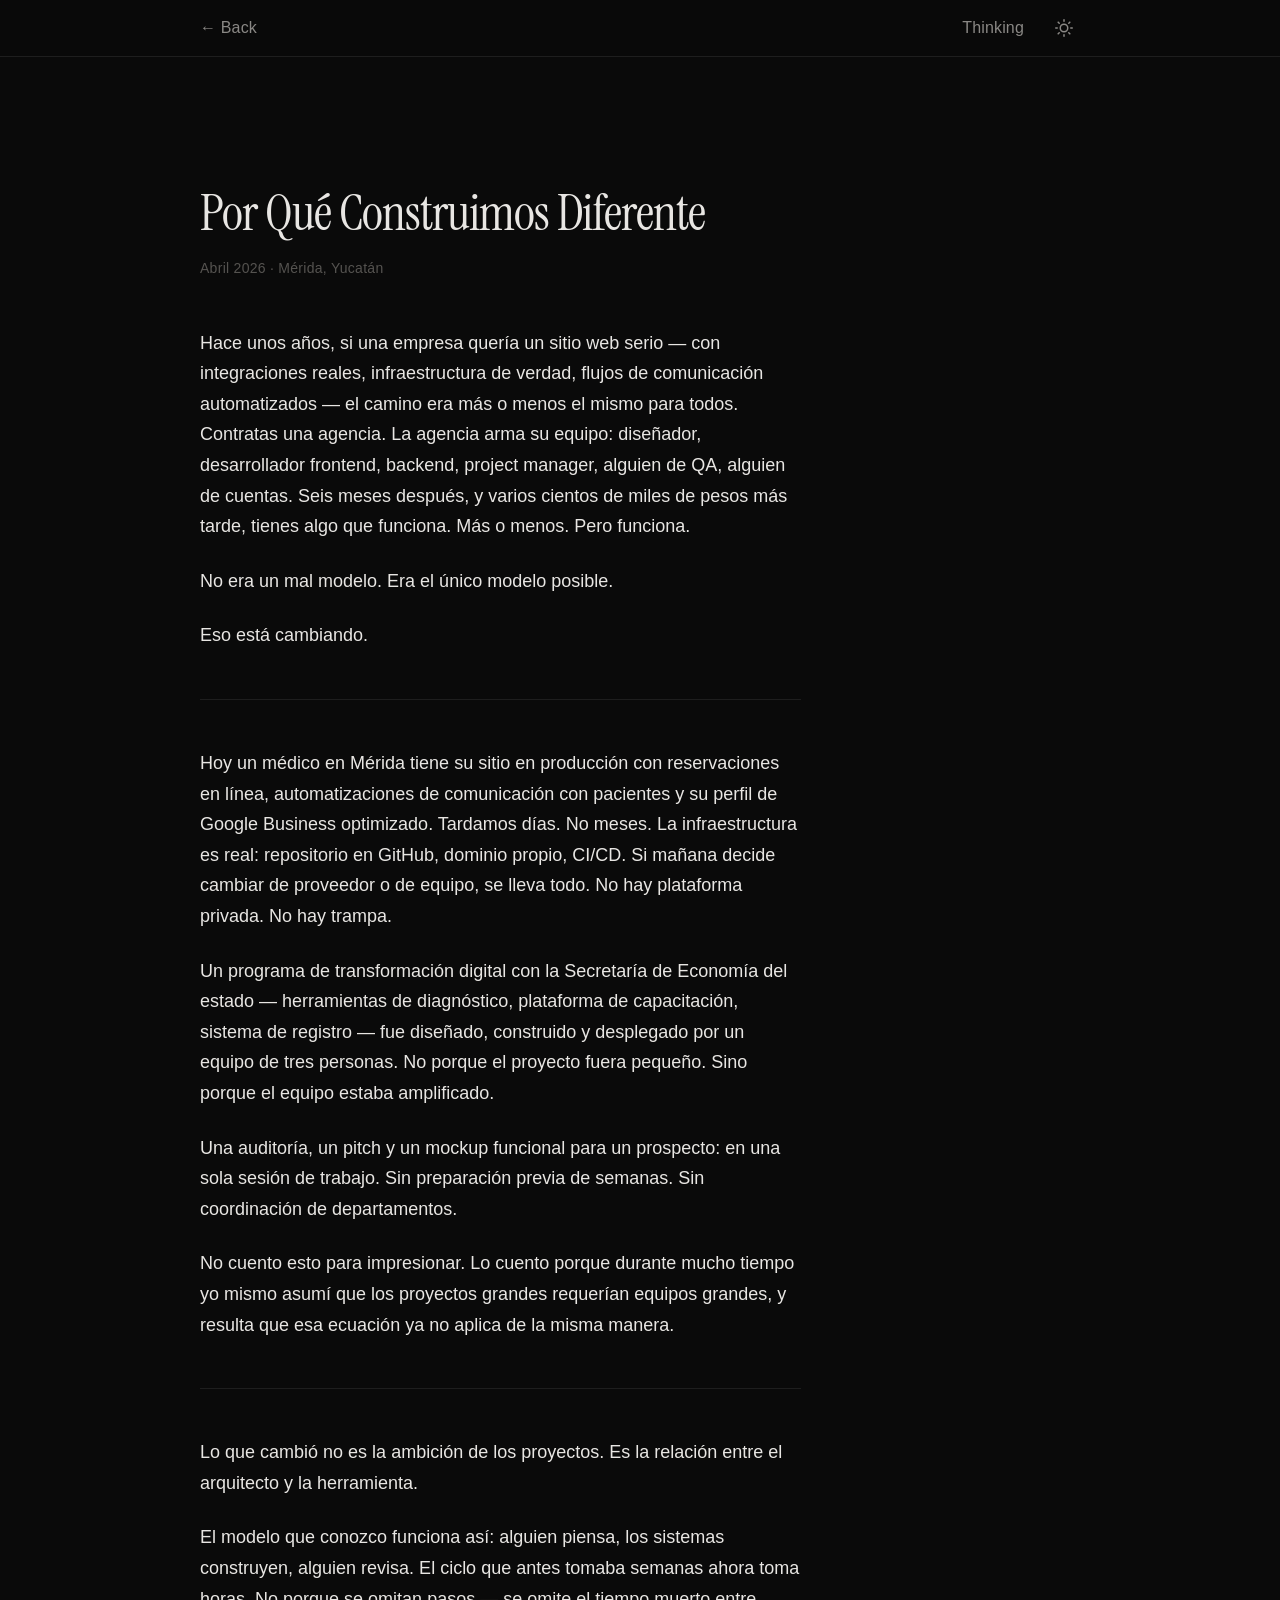
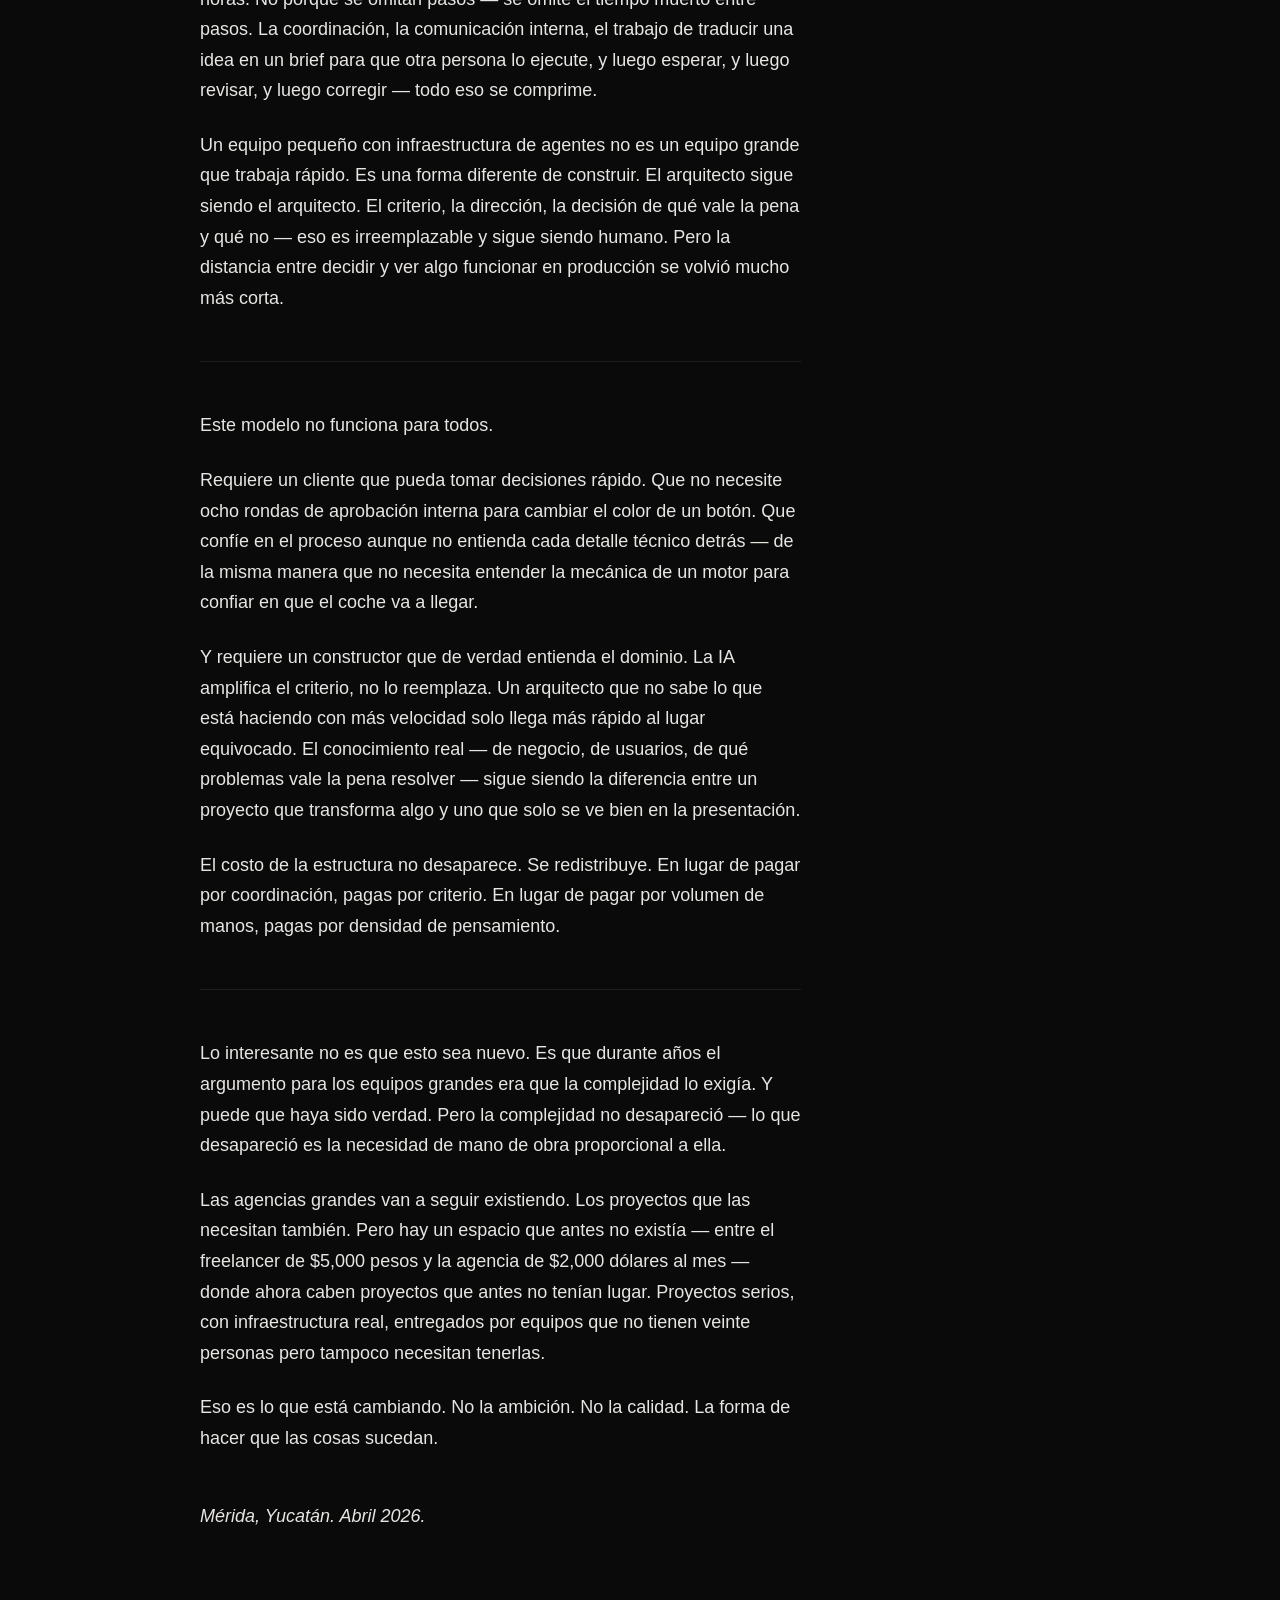
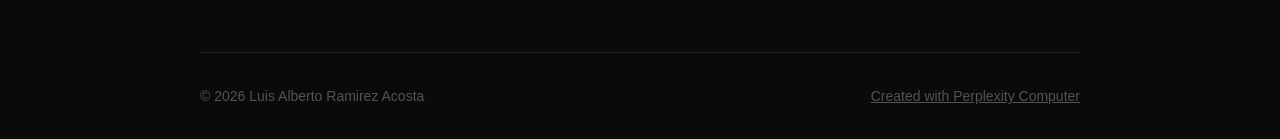
<file: packages/website/por-que-construimos-diferente.html>
<!DOCTYPE html>
<html lang="es" data-theme="dark">
<head>
<!--
   ______                            __
  / ____/___  ____ ___  ____  __  __/ /____  _____
 / /   / __ \/ __ `__ \/ __ \/ / / / __/ _ \/ ___/
/ /___/ /_/ / / / / / / /_/ / /_/ / /_/  __/ /
\____/\____/_/ /_/ /_/ .___/\__,_/\__/\___/_/
                    /_/
        Created with Perplexity Computer
        https://www.perplexity.ai/computer
-->

<meta name="generator" content="Perplexity Computer">
<meta name="author" content="Luis Alberto Ramirez Acosta">
<meta property="og:see_also" content="https://www.perplexity.ai/computer">
<link rel="author" href="https://www.perplexity.ai/computer">

<meta charset="UTF-8">
<meta name="viewport" content="width=device-width, initial-scale=1.0">
<title>Por Qué Construimos Diferente — Luis Alberto Ramirez Acosta</title>
<meta name="description" content="Los proyectos grandes ya no requieren equipos grandes. La relación entre el arquitecto y la herramienta cambió. Así es como construimos.">

<meta property="og:title" content="Por Qué Construimos Diferente — Luis Alberto Ramirez Acosta">
<meta property="og:description" content="Los proyectos grandes ya no requieren equipos grandes. La relación entre el arquitecto y la herramienta cambió.">
<meta property="og:type" content="article">

<link rel="preconnect" href="https://fonts.googleapis.com">
<link rel="preconnect" href="https://fonts.gstatic.com" crossorigin>
<link href="https://fonts.googleapis.com/css2?family=Instrument+Serif:ital@0;1&display=swap" rel="stylesheet">
<link href="https://api.fontshare.com/v2/css?f[]=satoshi@300,400,500,700&display=swap" rel="stylesheet">

<link rel="icon" href="./vitruvian.svg" type="image/svg+xml">
<link rel="stylesheet" href="./base.css">
<link rel="stylesheet" href="./style.css">
</head>
<body>

  <header class="site-header">
    <div class="header-inner">
      <a href="./index.html" class="back-link">&larr; Back</a>
      <nav class="header-nav">
        <a href="./index.html#thinking">Thinking</a>
        <button class="theme-toggle" data-theme-toggle aria-label="Switch to light mode">
          <svg width="18" height="18" viewBox="0 0 24 24" fill="none" stroke="currentColor" stroke-width="2" stroke-linecap="round" stroke-linejoin="round">
            <circle cx="12" cy="12" r="5"/>
            <path d="M12 1v2M12 21v2M4.22 4.22l1.42 1.42M18.36 18.36l1.42 1.42M1 12h2M21 12h2M4.22 19.78l1.42-1.42M18.36 5.64l1.42-1.42"/>
          </svg>
        </button>
      </nav>
    </div>
  </header>

  <main class="site-wrapper">
    <article class="article">
      <header class="article-header">
        <h1 class="article-title hero-enter">Por Qué Construimos Diferente</h1>
        <p class="article-meta hero-enter hero-enter-delay-1">Abril 2026 &middot; Mérida, Yucatán</p>
      </header>

      <div class="article-body hero-enter hero-enter-delay-2">

        <p>Hace unos años, si una empresa quería un sitio web serio — con integraciones reales, infraestructura de verdad, flujos de comunicación automatizados — el camino era más o menos el mismo para todos. Contratas una agencia. La agencia arma su equipo: diseñador, desarrollador frontend, backend, project manager, alguien de QA, alguien de cuentas. Seis meses después, y varios cientos de miles de pesos más tarde, tienes algo que funciona. Más o menos. Pero funciona.</p>

        <p>No era un mal modelo. Era el único modelo posible.</p>

        <p>Eso está cambiando.</p>

        <hr>

        <p>Hoy un médico en Mérida tiene su sitio en producción con reservaciones en línea, automatizaciones de comunicación con pacientes y su perfil de Google Business optimizado. Tardamos días. No meses. La infraestructura es real: repositorio en GitHub, dominio propio, CI/CD. Si mañana decide cambiar de proveedor o de equipo, se lleva todo. No hay plataforma privada. No hay trampa.</p>

        <p>Un programa de transformación digital con la Secretaría de Economía del estado — herramientas de diagnóstico, plataforma de capacitación, sistema de registro — fue diseñado, construido y desplegado por un equipo de tres personas. No porque el proyecto fuera pequeño. Sino porque el equipo estaba amplificado.</p>

        <p>Una auditoría, un pitch y un mockup funcional para un prospecto: en una sola sesión de trabajo. Sin preparación previa de semanas. Sin coordinación de departamentos.</p>

        <p>No cuento esto para impresionar. Lo cuento porque durante mucho tiempo yo mismo asumí que los proyectos grandes requerían equipos grandes, y resulta que esa ecuación ya no aplica de la misma manera.</p>

        <hr>

        <p>Lo que cambió no es la ambición de los proyectos. Es la relación entre el arquitecto y la herramienta.</p>

        <p>El modelo que conozco funciona así: alguien piensa, los sistemas construyen, alguien revisa. El ciclo que antes tomaba semanas ahora toma horas. No porque se omitan pasos — se omite el tiempo muerto entre pasos. La coordinación, la comunicación interna, el trabajo de traducir una idea en un brief para que otra persona lo ejecute, y luego esperar, y luego revisar, y luego corregir — todo eso se comprime.</p>

        <p>Un equipo pequeño con infraestructura de agentes no es un equipo grande que trabaja rápido. Es una forma diferente de construir. El arquitecto sigue siendo el arquitecto. El criterio, la dirección, la decisión de qué vale la pena y qué no — eso es irreemplazable y sigue siendo humano. Pero la distancia entre decidir y ver algo funcionar en producción se volvió mucho más corta.</p>

        <hr>

        <p>Este modelo no funciona para todos.</p>

        <p>Requiere un cliente que pueda tomar decisiones rápido. Que no necesite ocho rondas de aprobación interna para cambiar el color de un botón. Que confíe en el proceso aunque no entienda cada detalle técnico detrás — de la misma manera que no necesita entender la mecánica de un motor para confiar en que el coche va a llegar.</p>

        <p>Y requiere un constructor que de verdad entienda el dominio. La IA amplifica el criterio, no lo reemplaza. Un arquitecto que no sabe lo que está haciendo con más velocidad solo llega más rápido al lugar equivocado. El conocimiento real — de negocio, de usuarios, de qué problemas vale la pena resolver — sigue siendo la diferencia entre un proyecto que transforma algo y uno que solo se ve bien en la presentación.</p>

        <p>El costo de la estructura no desaparece. Se redistribuye. En lugar de pagar por coordinación, pagas por criterio. En lugar de pagar por volumen de manos, pagas por densidad de pensamiento.</p>

        <hr>

        <p>Lo interesante no es que esto sea nuevo. Es que durante años el argumento para los equipos grandes era que la complejidad lo exigía. Y puede que haya sido verdad. Pero la complejidad no desapareció — lo que desapareció es la necesidad de mano de obra proporcional a ella.</p>

        <p>Las agencias grandes van a seguir existiendo. Los proyectos que las necesitan también. Pero hay un espacio que antes no existía — entre el freelancer de $5,000 pesos y la agencia de $2,000 dólares al mes — donde ahora caben proyectos que antes no tenían lugar. Proyectos serios, con infraestructura real, entregados por equipos que no tienen veinte personas pero tampoco necesitan tenerlas.</p>

        <p>Eso es lo que está cambiando. No la ambición. No la calidad. La forma de hacer que las cosas sucedan.</p>

        <p class="article-sign">Mérida, Yucatán. Abril 2026.</p>

      </div>
    </article>
  </main>

  <footer class="site-wrapper">
    <div class="site-footer">
      <span class="footer-text">&copy; 2026 Luis Alberto Ramirez Acosta</span>
      <a href="https://www.perplexity.ai/computer" target="_blank" rel="noopener noreferrer" class="footer-text">
        Created with Perplexity Computer
      </a>
    </div>
  </footer>

  <script>
    (function() {
      const toggle = document.querySelector('[data-theme-toggle]');
      const root = document.documentElement;
      let theme = 'dark';
      root.setAttribute('data-theme', theme);
      const sunIcon = '<svg width="18" height="18" viewBox="0 0 24 24" fill="none" stroke="currentColor" stroke-width="2" stroke-linecap="round" stroke-linejoin="round"><circle cx="12" cy="12" r="5"/><path d="M12 1v2M12 21v2M4.22 4.22l1.42 1.42M18.36 18.36l1.42 1.42M1 12h2M21 12h2M4.22 19.78l1.42-1.42M18.36 5.64l1.42-1.42"/></svg>';
      const moonIcon = '<svg width="18" height="18" viewBox="0 0 24 24" fill="none" stroke="currentColor" stroke-width="2" stroke-linecap="round" stroke-linejoin="round"><path d="M21 12.79A9 9 0 1 1 11.21 3 7 7 0 0 0 21 12.79z"/></svg>';
      function updateIcon() {
        if (toggle) {
          toggle.innerHTML = theme === 'dark' ? sunIcon : moonIcon;
          toggle.setAttribute('aria-label', 'Switch to ' + (theme === 'dark' ? 'light' : 'dark') + ' mode');
        }
      }
      updateIcon();
      if (toggle) {
        toggle.addEventListener('click', function() {
          theme = theme === 'dark' ? 'light' : 'dark';
          root.setAttribute('data-theme', theme);
          updateIcon();
        });
      }
    })();
  </script>

</body>
</html>
</file>
<file: packages/hq/style.css>
/* ============================================
   Mission Control — Sprint Blocks Dashboard
   Instrument Serif + Satoshi, B&W
   ZERO shadows. border-radius 16px on cards.
   ============================================ */

:root {
  --bg:          #FAFAFA;
  --bg-card:     #FFFFFF;
  --bg-hover:    #F5F5F5;
  --border:      #E5E5E5;
  --border-light: #D4D4D4;

  --text:        #0A0A0A;
  --text-secondary: #525252;
  --text-muted:  #737373;
  --text-faint:  #A3A3A3;

  --accent:      #0A0A0A;
  --accent-dim:  rgba(10, 10, 10, 0.06);

  --dot-green:   #22C55E;
  --dot-yellow:  #EAB308;
  --dot-gray:    #A3A3A3;
  --dot-red:     #EF4444;

  --header-bg:   rgba(250, 250, 250, 0.9);

  --font-display:'Instrument Serif', Georgia, serif;
  --font-body:   'Satoshi', 'Inter', sans-serif;
  --font-mono:   'SF Mono', 'Fira Code', 'JetBrains Mono', Consolas, monospace;

  --radius:      16px;
  --radius-sm:   8px;
  --radius-xs:   4px;
  --transition:  180ms cubic-bezier(0.16, 1, 0.3, 1);

  --max-width:   960px;
}

[data-theme="dark"] {
  --bg:          #0A0A0A;
  --bg-card:     #111111;
  --bg-hover:    #1A1A1A;
  --border:      #2A2A2A;
  --border-light: #333333;

  --text:        #E8E6E3;
  --text-secondary: #8A8885;
  --text-muted:  #8A8885;
  --text-faint:  #555350;

  --accent:      #E8E6E3;
  --accent-dim:  rgba(232, 230, 227, 0.08);

  --header-bg:   rgba(10, 10, 10, 0.9);
}

/* Reset */
*, *::before, *::after { box-sizing: border-box; margin: 0; padding: 0; }
html { font-size: 16px; -webkit-font-smoothing: antialiased; -moz-osx-font-smoothing: grayscale; }
body { background: var(--bg); color: var(--text); font-family: var(--font-body); font-weight: 400; line-height: 1.5; min-height: 100vh; }
.hidden { display: none !important; }

/* ============================================
   PASSWORD GATE
   ============================================ */

.gate {
  position: fixed; inset: 0; background: var(--bg);
  display: flex; align-items: center; justify-content: center; z-index: 1000;
}
.gate-inner { display: flex; flex-direction: column; align-items: center; gap: 24px; }
.gate-label { font-family: var(--font-display); font-size: 22px; font-style: italic; color: var(--text-faint); }
#gate-input {
  width: 240px; padding: 14px 20px; background: var(--bg-card); border: 1px solid var(--border);
  border-radius: var(--radius-sm); color: var(--text); font-family: var(--font-mono); font-size: 14px;
  outline: none; transition: border-color var(--transition); text-align: center;
}
#gate-input:focus { border-color: var(--border-light); }
#gate-input::placeholder { color: var(--text-faint); }
.gate-error { font-family: var(--font-mono); font-size: 12px; color: var(--text-muted); height: 16px; }

/* ============================================
   HEADER
   ============================================ */

.header {
  position: sticky; top: 0; z-index: 100;
  background: var(--header-bg); backdrop-filter: blur(16px); -webkit-backdrop-filter: blur(16px);
  border-bottom: 1px solid var(--border);
  padding: 12px 24px;
}
.header-top {
  max-width: var(--max-width); margin: 0 auto;
  display: flex; align-items: center; justify-content: space-between; gap: 16px;
}
.header-left { display: flex; align-items: center; gap: 12px; min-width: 0; flex: 1; }
.header-right { display: flex; align-items: center; gap: 12px; flex-shrink: 0; }
.header-text { display: flex; flex-direction: column; gap: 0; min-width: 0; }
.header-title { font-family: var(--font-display); font-size: 18px; font-weight: 400; font-style: italic; color: var(--text); white-space: nowrap; }
.header-subtitle { font-family: var(--font-body); font-size: 12px; color: var(--text-muted); white-space: nowrap; overflow: hidden; text-overflow: ellipsis; }

/* Tab Switcher */
.tab-switcher {
  display: flex; background: var(--bg); border: 1px solid var(--border);
  border-radius: var(--radius-sm); padding: 2px; gap: 2px;
}
.tab-btn {
  font-family: var(--font-mono); font-size: 11px; font-weight: 500;
  letter-spacing: 0.03em; text-transform: uppercase;
  padding: 5px 14px; border: none; border-radius: 6px;
  background: transparent; color: var(--text-muted); cursor: pointer;
  transition: all var(--transition);
}
.tab-btn:hover { color: var(--text); }
.tab-btn.active { background: var(--bg-card); color: var(--text); }

/* Theme Toggle */
.theme-toggle {
  background: none; border: 1px solid var(--border); border-radius: var(--radius-xs);
  padding: 6px; cursor: pointer; color: var(--text-muted);
  display: flex; align-items: center; justify-content: center;
  transition: color var(--transition), border-color var(--transition);
}
.theme-toggle:hover { color: var(--text); border-color: var(--border-light); }
.icon-sun { display: none; }
.icon-moon { display: block; }
[data-theme="dark"] .icon-sun { display: block; }
[data-theme="dark"] .icon-moon { display: none; }

/* ============================================
   MAIN
   ============================================ */

.main {
  max-width: var(--max-width); margin: 0 auto;
  padding: 32px 24px 100px;
  display: flex; flex-direction: column; gap: 32px;
}
.app { animation: fadeIn 0.4s ease; }
@keyframes fadeIn { from { opacity: 0; } to { opacity: 1; } }

/* ============================================
   MISSION HERO
   ============================================ */

.mission-hero-card {
  background: var(--bg-card); border: 1px solid var(--border); border-radius: var(--radius);
  padding: 32px;
}
.mission-target {
  font-family: var(--font-display); font-size: 22px; font-weight: 400;
  color: var(--text); margin-bottom: 4px;
}
.mission-deadline { font-family: var(--font-mono); font-size: 12px; color: var(--text-muted); margin-bottom: 24px; }
.mission-countdown {
  font-family: var(--font-mono); font-size: 36px; font-weight: 700;
  color: var(--text); letter-spacing: -0.02em; margin-bottom: 24px;
}
.mission-countdown span { font-size: 14px; font-weight: 400; color: var(--text-muted); margin-left: 4px; }

/* Week progress */
.week-track { display: flex; gap: 4px; margin-bottom: 8px; }
.week-segment {
  flex: 1; height: 4px; background: var(--border); border-radius: 2px;
  transition: background var(--transition);
}
.week-segment.is-done { background: var(--accent); }
.week-segment.is-current { background: var(--accent); opacity: 0.5; }

.week-labels { display: flex; gap: 4px; }
.week-label {
  flex: 1; font-family: var(--font-mono); font-size: 10px;
  color: var(--text-faint); text-transform: uppercase; letter-spacing: 0.05em;
}
.week-label.is-current { color: var(--text); font-weight: 600; }
.week-label.is-done { color: var(--text-muted); }

/* ============================================
   PROJECT LIST
   ============================================ */

.project-list { display: flex; flex-direction: column; gap: 12px; }

.project-card {
  background: var(--bg-card); border: 1px solid var(--border); border-radius: var(--radius);
  padding: 24px; cursor: pointer;
  transition: border-color var(--transition), background var(--transition);
}
.project-card:hover { border-color: var(--border-light); background: var(--bg-hover); }

.project-card-top { display: flex; align-items: center; justify-content: space-between; gap: 12px; margin-bottom: 12px; }
.project-card-name { font-family: var(--font-body); font-size: 16px; font-weight: 500; color: var(--text); }
.project-card-progress-text { font-family: var(--font-mono); font-size: 12px; color: var(--text-muted); white-space: nowrap; }

/* Block progress bar (blocks, not tasks) */
.block-track { display: flex; gap: 3px; margin-bottom: 12px; }
.block-segment {
  flex: 1; height: 3px; background: var(--border); border-radius: 2px;
  transition: background var(--transition);
}
.block-segment.is-done { background: var(--accent); }
.block-segment.is-active { background: var(--accent); opacity: 0.4; }

.project-card-block {
  font-family: var(--font-mono); font-size: 12px; color: var(--text-muted);
  display: flex; align-items: center; justify-content: space-between;
}
.project-card-enter {
  font-family: var(--font-mono); font-size: 11px; font-weight: 500;
  color: var(--accent); letter-spacing: 0.03em; text-transform: uppercase;
}

/* ============================================
   INLINE EXPANSION (replaces old focus mode)
   ============================================ */

.project-card-summary { cursor: pointer; }

.project-card.expanded {
  border-color: var(--border-light);
}

.project-card.dimmed {
  opacity: 0.4;
  transition: opacity var(--transition);
}

.project-expanded {
  border-top: 1px solid var(--border);
  margin-top: 20px;
  padding-top: 20px;
  animation: fadeIn 0.25s ease;
}

.project-card-deadline {
  font-family: var(--font-mono); font-size: 10px; color: var(--text-faint);
  text-transform: uppercase; letter-spacing: 0.05em;
}

.focus-block-name {
  font-family: var(--font-mono); font-size: 13px; font-weight: 500;
  color: var(--text-muted); text-transform: uppercase; letter-spacing: 0.05em;
  margin-bottom: 16px;
}

.focus-progress { display: flex; align-items: center; gap: 12px; margin-bottom: 24px; }
.focus-bar { flex: 1; height: 4px; background: var(--border); border-radius: 2px; overflow: hidden; }
.focus-bar-fill { height: 100%; background: var(--accent); border-radius: 2px; transition: width 0.3s ease; }
.focus-bar-text { font-family: var(--font-mono); font-size: 12px; color: var(--text-muted); white-space: nowrap; }

/* Task items */
.task-list { display: flex; flex-direction: column; }

.task-item {
  display: flex; align-items: flex-start; gap: 12px;
  padding: 12px 0; border-bottom: 1px solid var(--border);
}
.task-item:last-child { border-bottom: none; }

.task-checkbox {
  width: 20px; height: 20px; border: 1.5px solid var(--border-light); border-radius: 6px;
  background: transparent; cursor: pointer; flex-shrink: 0; margin-top: 1px;
  display: flex; align-items: center; justify-content: center;
  transition: all var(--transition); color: transparent;
}
.task-checkbox:hover { border-color: var(--accent); }
.task-checkbox.checked { background: var(--accent); border-color: var(--accent); color: var(--bg); }
.task-checkbox svg { pointer-events: none; }

.task-content { flex: 1; min-width: 0; }
.task-text { font-size: 14px; color: var(--text); line-height: 1.5; }
.task-text.is-done { color: var(--text-faint); text-decoration: line-through; }
.task-tag {
  display: inline-block; font-family: var(--font-mono); font-size: 10px;
  color: var(--text-faint); text-transform: uppercase; letter-spacing: 0.05em;
  margin-top: 2px;
}

/* Block complete banner */
.block-complete-banner {
  background: var(--bg-card); border: 1px solid var(--border); border-radius: var(--radius);
  padding: 24px; text-align: center; margin-top: 24px;
}
.block-complete-text { font-family: var(--font-body); font-size: 15px; color: var(--text); margin-bottom: 12px; }
.block-complete-btn {
  font-family: var(--font-mono); font-size: 12px; font-weight: 500;
  text-transform: uppercase; letter-spacing: 0.05em;
  background: var(--accent); color: var(--bg); border: none;
  padding: 10px 24px; border-radius: var(--radius-sm); cursor: pointer;
  transition: opacity var(--transition);
}
.block-complete-btn:hover { opacity: 0.8; }

/* Next block teaser */
.next-block-teaser {
  border-top: 1px solid var(--border); margin-top: 24px; padding-top: 16px;
  font-family: var(--font-mono); font-size: 12px; color: var(--text-faint);
}

/* Completed blocks (collapsed) */
.completed-blocks { display: flex; flex-direction: column; gap: 8px; margin-bottom: 24px; }
.completed-block {
  display: flex; align-items: center; gap: 8px;
  padding: 12px 16px; background: var(--bg-card); border: 1px solid var(--border);
  border-radius: var(--radius-sm); color: var(--text-muted);
  font-family: var(--font-mono); font-size: 12px;
}
.completed-block-check { color: var(--dot-green); flex-shrink: 0; }

/* Locked blocks */
.locked-blocks { display: flex; flex-direction: column; gap: 8px; margin-top: 16px; }
.locked-block {
  display: flex; align-items: center; gap: 8px;
  padding: 12px 16px; background: var(--bg); border: 1px solid var(--border);
  border-radius: var(--radius-sm); color: var(--text-faint);
  font-family: var(--font-mono); font-size: 12px; opacity: 0.5;
}

/* ============================================
   DASHBOARD — PIPELINE
   ============================================ */

.dash-section { }
.dash-title {
  font-family: var(--font-display); font-size: 18px; font-weight: 400;
  font-style: italic; color: var(--text); margin-bottom: 4px;
}
.dash-subtitle {
  font-family: var(--font-mono); font-size: 12px; color: var(--text-muted);
  margin-bottom: 16px;
}

.pipeline-scroll {
  display: flex; gap: 12px; overflow-x: auto; padding-bottom: 8px;
  -webkit-overflow-scrolling: touch; scroll-snap-type: x proximity;
}
.pipeline-scroll::-webkit-scrollbar { height: 4px; }
.pipeline-scroll::-webkit-scrollbar-thumb { background: var(--border); border-radius: 2px; }

.pipe-card {
  min-width: 220px; flex-shrink: 0; scroll-snap-align: start;
  background: var(--bg-card); border: 1px solid var(--border); border-radius: var(--radius);
  padding: 20px;
}
.pipe-card-top { display: flex; align-items: center; gap: 8px; margin-bottom: 8px; }
.pipe-dot { width: 8px; height: 8px; border-radius: 50%; flex-shrink: 0; }
.pipe-dot.green { background: var(--dot-green); }
.pipe-dot.yellow { background: var(--dot-yellow); }
.pipe-dot.gray { background: var(--dot-gray); }
.pipe-name { font-size: 15px; font-weight: 500; color: var(--text); }
.pipe-value { font-family: var(--font-mono); font-size: 14px; font-weight: 600; color: var(--text); margin-bottom: 4px; }
.pipe-note { font-size: 12px; color: var(--text-muted); line-height: 1.4; }
.pipe-type {
  font-family: var(--font-mono); font-size: 10px; color: var(--text-faint);
  text-transform: uppercase; letter-spacing: 0.08em; margin-top: 8px;
}

/* ============================================
   DASHBOARD — CONTENT CADENCE
   ============================================ */

.cadence-table-wrap { overflow-x: auto; -webkit-overflow-scrolling: touch; }

.cadence-table {
  width: 100%; border-collapse: collapse; font-size: 13px;
}
.cadence-table th {
  font-family: var(--font-mono); font-size: 10px; font-weight: 500;
  text-transform: uppercase; letter-spacing: 0.08em; color: var(--text-muted);
  text-align: left; padding: 8px 12px; border-bottom: 1px solid var(--border);
  white-space: nowrap;
}
.cadence-table td {
  padding: 8px 12px; border-bottom: 1px solid var(--border); vertical-align: middle;
}
.cadence-table tr:last-child td { border-bottom: none; }
.cadence-table td:first-child { font-weight: 500; color: var(--text); white-space: nowrap; }

.cadence-chip {
  display: inline-block; font-family: var(--font-mono); font-size: 10px; font-weight: 500;
  padding: 2px 8px; border-radius: var(--radius-xs); white-space: nowrap;
}
.cadence-chip.on-track { background: rgba(34,197,94,0.12); color: #16a34a; }
.cadence-chip.behind { background: rgba(234,179,8,0.12); color: #ca8a04; }
.cadence-chip.blocked { background: rgba(239,68,68,0.12); color: #dc2626; }
.cadence-chip.not-started { background: var(--accent-dim); color: var(--text-faint); }
.cadence-chip.na { color: var(--text-faint); }

[data-theme="dark"] .cadence-chip.on-track { background: rgba(34,197,94,0.15); color: #4ade80; }
[data-theme="dark"] .cadence-chip.behind { background: rgba(234,179,8,0.15); color: #facc15; }
[data-theme="dark"] .cadence-chip.blocked { background: rgba(239,68,68,0.15); color: #f87171; }

/* ============================================
   DASHBOARD — PLATFORMS
   ============================================ */

.platforms-grid { display: flex; flex-direction: column; gap: 8px; }

.platform-card {
  display: flex; align-items: center; justify-content: space-between; gap: 16px;
  background: var(--bg-card); border: 1px solid var(--border); border-radius: var(--radius);
  padding: 16px 20px; text-decoration: none;
  transition: border-color var(--transition), background var(--transition);
}
.platform-card:hover { border-color: var(--border-light); background: var(--bg-hover); }
.platform-name { font-size: 14px; font-weight: 500; color: var(--text); }
.platform-action { font-size: 12px; color: var(--text-muted); }
.platform-arrow { color: var(--text-faint); flex-shrink: 0; transition: color var(--transition); }
.platform-card:hover .platform-arrow { color: var(--text); }

/* ============================================
   SOCIALS — KPIs
   ============================================ */

.kpi-grid {
  display: flex; gap: 12px; overflow-x: auto;
  -webkit-overflow-scrolling: touch; padding-bottom: 4px;
}
.kpi-card {
  flex: 1; min-width: 100px;
  background: var(--bg-card); border: 1px solid var(--border); border-radius: var(--radius);
  padding: 20px; display: flex; flex-direction: column; align-items: center; gap: 4px;
}
.kpi-value {
  font-family: var(--font-mono); font-size: 22px; font-weight: 700; color: var(--text);
}
.kpi-label {
  font-family: var(--font-mono); font-size: 10px; color: var(--text-muted);
  text-transform: uppercase; letter-spacing: 0.08em;
}

/* ============================================
   SOCIALS — REPLY QUEUE
   ============================================ */

.reply-queue { display: flex; flex-direction: column; gap: 12px; }

.reply-empty {
  font-family: var(--font-mono); font-size: 13px; color: var(--text-faint);
  padding: 32px; text-align: center;
  background: var(--bg-card); border: 1px solid var(--border); border-radius: var(--radius);
}

.reply-card {
  background: var(--bg-card); border: 1px solid var(--border); border-radius: var(--radius);
  padding: 20px; display: flex; flex-direction: column; gap: 12px;
}

.reply-card-header {
  display: flex; align-items: center; justify-content: space-between; gap: 12px;
}

.reply-to {
  font-family: var(--font-mono); font-size: 13px; font-weight: 600; color: var(--text);
}

.reply-link-btn {
  display: flex; align-items: center; gap: 4px;
  font-family: var(--font-mono); font-size: 11px; font-weight: 500;
  color: var(--text-muted); text-decoration: none;
  padding: 4px 10px; border: 1px solid var(--border); border-radius: var(--radius-xs);
  transition: all var(--transition); white-space: nowrap;
}
.reply-link-btn:hover { color: var(--text); border-color: var(--border-light); }

.reply-context {
  font-size: 12px; color: var(--text-muted); line-height: 1.5;
  padding: 10px 12px; background: var(--bg); border-radius: var(--radius-sm);
  border-left: 2px solid var(--border);
}

.reply-draft {
  font-size: 14px; color: var(--text); line-height: 1.6;
}

.reply-copy-btn {
  align-self: flex-start;
  font-family: var(--font-mono); font-size: 11px; font-weight: 500;
  text-transform: uppercase; letter-spacing: 0.05em;
  background: var(--accent); color: var(--bg); border: none;
  padding: 8px 20px; border-radius: var(--radius-sm); cursor: pointer;
  transition: opacity var(--transition);
}
.reply-copy-btn:hover { opacity: 0.8; }
.reply-copy-btn.copied { background: var(--dot-green); }

/* ============================================
   SECURITY
   ============================================ */

.security-status-card {
  background: var(--bg-card); border: 1px solid var(--border); border-radius: var(--radius);
  padding: 24px;
}
.security-status-row {
  display: flex; align-items: center; gap: 10px; margin-bottom: 16px;
}
.security-dot {
  width: 12px; height: 12px; border-radius: 50%; flex-shrink: 0;
}
.security-dot.green { background: var(--dot-green); }
.security-dot.yellow { background: var(--dot-yellow); }
.security-dot.red { background: var(--dot-red); }
.security-status-label {
  font-family: var(--font-body); font-size: 18px; font-weight: 500; color: var(--text);
}
.security-meta {
  display: flex; gap: 24px; margin-bottom: 8px;
  font-family: var(--font-mono); font-size: 12px; color: var(--text-muted);
}
.security-summary {
  font-family: var(--font-mono); font-size: 13px; color: var(--text-secondary);
}

.security-todos { display: flex; flex-direction: column; }

.security-todo-item {
  display: flex; align-items: flex-start; gap: 12px;
  padding: 14px 0; border-bottom: 1px solid var(--border);
}
.security-todo-item:last-child { border-bottom: none; }

.security-todo-content {
  flex: 1; min-width: 0;
  display: flex; align-items: center; justify-content: space-between; gap: 12px;
}
.security-todo-text { font-size: 14px; color: var(--text); line-height: 1.5; }
.security-todo-text.is-done { color: var(--text-faint); text-decoration: line-through; }

.urgency-chip {
  display: inline-block; font-family: var(--font-mono); font-size: 10px; font-weight: 500;
  padding: 2px 8px; border-radius: var(--radius-xs); white-space: nowrap;
  text-transform: uppercase; letter-spacing: 0.05em;
}
.urgency-chip.critical { background: rgba(239,68,68,0.12); color: #dc2626; }
.urgency-chip.high { background: rgba(234,179,8,0.12); color: #ca8a04; }
.urgency-chip.medium { background: var(--accent-dim); color: var(--text-muted); }
.urgency-chip.low { background: var(--accent-dim); color: var(--text-faint); }

[data-theme="dark"] .urgency-chip.critical { background: rgba(239,68,68,0.15); color: #f87171; }
[data-theme="dark"] .urgency-chip.high { background: rgba(234,179,8,0.15); color: #facc15; }

.security-empty {
  font-family: var(--font-mono); font-size: 13px; color: var(--text-faint);
  padding: 32px; text-align: center;
  background: var(--bg-card); border: 1px solid var(--border); border-radius: var(--radius);
}

/* ============================================
   NUMBERS FOOTER
   ============================================ */

.numbers-footer {
  position: fixed; bottom: 0; left: 0; right: 0; z-index: 100;
  background: var(--header-bg); backdrop-filter: blur(16px); -webkit-backdrop-filter: blur(16px);
  border-top: 1px solid var(--border);
}
.numbers-inner {
  max-width: var(--max-width); margin: 0 auto;
  display: flex; align-items: center; justify-content: space-between;
  padding: 10px 24px; gap: 16px;
}
.number-item { display: flex; flex-direction: column; align-items: center; gap: 0; }
.number-label { font-family: var(--font-mono); font-size: 9px; color: var(--text-faint); text-transform: uppercase; letter-spacing: 0.08em; }
.number-value { font-family: var(--font-mono); font-size: 13px; font-weight: 600; color: var(--text); }

/* ============================================
   SCROLLBAR
   ============================================ */

::-webkit-scrollbar { width: 6px; height: 4px; }
::-webkit-scrollbar-track { background: transparent; }
::-webkit-scrollbar-thumb { background: var(--border); border-radius: 3px; }
::-webkit-scrollbar-thumb:hover { background: var(--border-light); }

/* ============================================
   RESPONSIVE
   ============================================ */

/* ============================================
   SYNC BUTTON
   ============================================ */

.sync-btn {
  width: 32px; height: 32px; background: transparent; border: 1px solid var(--border);
  border-radius: var(--radius-sm); color: var(--text-muted); cursor: pointer;
  display: flex; align-items: center; justify-content: center;
  transition: all var(--transition); flex-shrink: 0;
}
.sync-btn:hover { border-color: var(--border-light); color: var(--text); }
.sync-btn.syncing svg { animation: spin 600ms linear; }
.sync-btn.synced { border-color: var(--dot-green); color: var(--dot-green); }
@keyframes spin { to { transform: rotate(360deg); } }

/* ============================================
   FINANCE TAB
   ============================================ */

.finance-summary {
  display: grid; grid-template-columns: repeat(4, 1fr); gap: 12px;
}
.finance-card {
  background: var(--bg-card); border: 1px solid var(--border); border-radius: var(--radius);
  padding: 20px; display: flex; flex-direction: column; gap: 4px;
}
.finance-card-value {
  font-family: var(--font-mono); font-size: 20px; font-weight: 700; color: var(--text);
}
.finance-card-label {
  font-size: 11px; text-transform: uppercase; letter-spacing: 0.05em; color: var(--text-muted);
}

/* ── Title Row + Add Button ── */
.dash-title-row { display: flex; align-items: center; justify-content: space-between; margin-bottom: 0; }
.add-btn {
  padding: 6px 14px; background: transparent; border: 1px solid var(--border);
  border-radius: var(--radius-sm); color: var(--text-secondary); font-family: var(--font-body);
  font-size: 13px; cursor: pointer; transition: all var(--transition);
}
.add-btn:hover { border-color: var(--text); color: var(--text); }

/* ── Ledger Form ── */
.ledger-form {
  display: flex; flex-wrap: wrap; gap: 8px; padding: 16px;
  background: var(--bg-card); border: 1px solid var(--border); border-radius: var(--radius-sm);
  margin-bottom: 12px; align-items: center;
}
.ledger-input {
  padding: 8px 12px; background: var(--bg); border: 1px solid var(--border);
  border-radius: var(--radius-xs); color: var(--text); font-family: var(--font-body);
  font-size: 13px; outline: none; transition: border-color var(--transition); min-width: 0;
}
.ledger-input:focus { border-color: var(--border-light); }
.ledger-input-wide { flex: 1; min-width: 160px; }
.ledger-input-num { width: 110px; }
.ledger-input-sm { width: 80px; }
.ledger-check {
  display: flex; align-items: center; gap: 6px; font-size: 13px; color: var(--text-secondary);
  cursor: pointer;
}
.ledger-check input { accent-color: var(--text); }
.save-btn {
  padding: 8px 16px; background: var(--text); color: var(--bg); border: none;
  border-radius: var(--radius-xs); font-family: var(--font-body); font-size: 13px;
  font-weight: 500; cursor: pointer; transition: opacity var(--transition);
}
.save-btn:hover { opacity: 0.85; }
.cancel-btn {
  padding: 8px 12px; background: transparent; border: 1px solid var(--border);
  border-radius: var(--radius-xs); color: var(--text-muted); font-family: var(--font-body);
  font-size: 13px; cursor: pointer; transition: all var(--transition);
}
.cancel-btn:hover { border-color: var(--text-muted); }

/* ── Ledger Table ── */
.ledger-table { width: 100%; overflow-x: auto; }
.ledger-table table {
  width: 100%; border-collapse: collapse; font-size: 13px;
}
.ledger-table th {
  text-align: left; padding: 8px 12px; font-size: 10px; text-transform: uppercase;
  letter-spacing: 0.05em; color: var(--text-muted); border-bottom: 1px solid var(--border);
  font-weight: 500; white-space: nowrap;
}
.ledger-table td {
  padding: 10px 12px; border-bottom: 1px solid var(--border); color: var(--text);
  white-space: nowrap;
}
.ledger-table tr:hover td { background: var(--bg-hover); }
.ledger-table .col-amount { font-family: var(--font-mono); text-align: right; }
.ledger-table .col-date { color: var(--text-muted); font-family: var(--font-mono); font-size: 12px; }
.ledger-table .col-tag {
  font-size: 10px; text-transform: uppercase; letter-spacing: 0.05em;
  padding: 2px 8px; border-radius: var(--radius-xs); background: var(--accent-dim); color: var(--text-muted);
  display: inline-block;
}
.ledger-table .col-status { font-size: 12px; font-weight: 500; }
.col-status.received, .col-status.done { color: var(--dot-green); }
.col-status.pending { color: var(--dot-yellow); }
.col-status.overdue { color: var(--dot-red); }
.row-actions { display: flex; gap: 4px; justify-content: flex-end; }
.ledger-edit, .ledger-delete {
  background: none; border: none; color: var(--text-faint); cursor: pointer; padding: 4px 6px;
  font-size: 14px; line-height: 1; transition: color var(--transition); border-radius: var(--radius-xs);
}
.ledger-edit:hover { color: var(--text); background: var(--accent-dim); }
.ledger-delete:hover { color: var(--dot-red); background: rgba(239,68,68,0.08); }
.row-clickable { cursor: pointer; }
.row-clickable:hover td { background: var(--bg-hover); }
.row-editing td { background: var(--accent-dim); }
.ledger-empty { padding: 24px 0; color: var(--text-faint); font-size: 14px; }

/* ── Monthly Summary Table ── */
.monthly-summary-table table {
  width: 100%; border-collapse: collapse; font-size: 13px;
}
.monthly-summary-table th {
  text-align: left; padding: 8px 12px; font-size: 10px; text-transform: uppercase;
  letter-spacing: 0.05em; color: var(--text-muted); border-bottom: 1px solid var(--border);
  font-weight: 500;
}
.monthly-summary-table td {
  padding: 10px 12px; border-bottom: 1px solid var(--border); color: var(--text);
}
.monthly-summary-table .col-amount { font-family: var(--font-mono); text-align: right; }
.monthly-summary-table .total-row td { font-weight: 700; border-top: 2px solid var(--border); }
.net-positive { color: var(--dot-green); }
.net-negative { color: var(--dot-red); }

/* ── Free Trials Watchlist ── */
.free-trials-list { display: flex; flex-direction: column; gap: 0; }
.trial-item {
  display: flex; align-items: center; justify-content: space-between;
  padding: 12px 16px; border-bottom: 1px solid var(--border);
}
.trial-item:last-child { border-bottom: none; }
.trial-left { display: flex; align-items: center; gap: 10px; }
.trial-dot {
  width: 8px; height: 8px; border-radius: 50%; background: var(--dot-yellow); flex-shrink: 0;
}
.trial-vendor { font-size: 14px; font-weight: 500; color: var(--text); }
.trial-note { font-size: 12px; color: var(--text-muted); }
.trial-right { display: flex; align-items: center; gap: 8px; }
.trial-since { font-size: 11px; color: var(--text-faint); font-family: var(--font-mono); white-space: nowrap; }

/* ── Tax Calendar ── */
.finance-tax-card {
  background: var(--bg-card); border: 1px solid var(--border); border-radius: var(--radius);
  padding: 0; overflow: hidden;
}
.tax-item {
  display: flex; align-items: center; justify-content: space-between;
  padding: 12px 16px; border-bottom: 1px solid var(--border);
}
.tax-item:last-child { border-bottom: none; }
.tax-item-left { display: flex; align-items: center; gap: 12px; }
.tax-date { font-family: var(--font-mono); font-size: 12px; color: var(--text-muted); min-width: 90px; }
.tax-obligation { font-size: 13px; color: var(--text); }
.tax-desc { font-size: 12px; color: var(--text-muted); }
.tax-status-chip {
  font-size: 10px; text-transform: uppercase; letter-spacing: 0.05em;
  padding: 3px 10px; border-radius: var(--radius-xs); font-weight: 500;
}
.tax-status-chip.pending { background: rgba(234,179,8,0.12); color: #A16207; }
.tax-status-chip.done { background: rgba(34,197,94,0.12); color: var(--dot-green); }
.tax-alert {
  padding: 12px 16px; font-size: 13px; font-weight: 500;
  background: rgba(234,179,8,0.12); color: #A16207; border-bottom: 1px solid var(--border);
}
[data-theme="dark"] .tax-alert { color: #EAB308; }
[data-theme="dark"] .tax-status-chip.pending { color: #EAB308; }

/* ============================================
   POSTURE SCORE
   ============================================ */

.posture-score {
  display: flex; align-items: center; gap: 16px; margin-bottom: 16px;
}
.posture-number {
  font-family: var(--font-mono); font-size: 36px; font-weight: 700; line-height: 1;
}
.posture-bar-wrap { flex: 1; height: 8px; background: var(--accent-dim); border-radius: 4px; overflow: hidden; }
.posture-bar-fill { height: 100%; border-radius: 4px; transition: width 300ms ease; }
.posture-label { font-size: 12px; color: var(--text-muted); }

/* ============================================
   MCP HEALTH
   ============================================ */

.mcp-health-grid { display: grid; grid-template-columns: repeat(auto-fill, minmax(180px, 1fr)); gap: 12px; }
.mcp-card {
  background: var(--bg-card); border: 1px solid var(--border); border-radius: var(--radius-sm);
  padding: 14px 16px; display: flex; align-items: center; gap: 10px;
}
.mcp-dot { width: 8px; height: 8px; border-radius: 50%; flex-shrink: 0; }
.mcp-name { font-size: 14px; font-weight: 500; color: var(--text); }
.mcp-status { font-size: 11px; color: var(--text-muted); margin-left: auto; }

/* ============================================
   AGENT ACTIVITY
   ============================================ */

.agent-activity { display: flex; flex-direction: column; gap: 0; }
.activity-item {
  display: flex; align-items: flex-start; gap: 12px;
  padding: 12px 0; border-bottom: 1px solid var(--border);
}
.activity-item:last-child { border-bottom: none; }
.activity-dot { width: 10px; height: 10px; border-radius: 50%; flex-shrink: 0; margin-top: 5px; }
.activity-dot.eve { background: #A855F7; }
.activity-dot.ghost { background: #22C55E; }
.activity-dot.onyx { background: #F97316; }
.activity-dot.dex { background: #EF4444; }
.activity-dot.luca { background: #06B6D4; }
.activity-dot.system { background: var(--text-muted); }
.activity-body { flex: 1; }
.activity-header { display: flex; align-items: baseline; gap: 8px; }
.activity-agent { font-size: 13px; font-weight: 600; color: var(--text); text-transform: capitalize; }
.activity-time { font-size: 11px; color: var(--text-faint); font-family: var(--font-mono); }
.activity-action { font-size: 13px; color: var(--text-secondary); margin-top: 2px; }
.activity-empty { color: var(--text-faint); font-size: 14px; padding: 24px 0; }

/* ============================================
   RESPONSIVE
   ============================================ */

@media (max-width: 768px) {
  .finance-summary { grid-template-columns: repeat(2, 1fr); }
  .main { padding: 24px 16px 100px; gap: 24px; }
  .header { padding: 10px 16px; }
  .header-top { flex-wrap: wrap; gap: 8px; }
  .header-right { width: 100%; justify-content: space-between; }
  .header-subtitle { display: none; }
  .mission-hero-card { padding: 20px; }
  .mission-countdown { font-size: 28px; }
  .mission-target { font-size: 18px; }
  .focus-project-name { font-size: 22px; }
  .pipe-card { min-width: 200px; }
  .numbers-inner { padding: 8px 16px; gap: 8px; }
  .number-label { font-size: 8px; }
  .number-value { font-size: 12px; }
}
</file>
<file: packages/website/base.css>
/* base.css */
*, *::before, *::after { box-sizing: border-box; margin: 0; padding: 0; }

html {
  -moz-text-size-adjust: none;
  -webkit-text-size-adjust: none;
  text-size-adjust: none;
  -webkit-font-smoothing: antialiased;
  -moz-osx-font-smoothing: grayscale;
  text-rendering: optimizeLegibility;
  scroll-behavior: smooth;
  hanging-punctuation: first last;
  scroll-padding-top: var(--space-16);
}

body {
  min-height: 100dvh;
  line-height: 1.6;
  font-family: var(--font-body, sans-serif);
  font-size: var(--text-base);
  color: var(--color-text);
  background-color: var(--color-bg);
}

img, picture, video, canvas, svg { display: block; max-width: 100%; height: auto; }
ul[role="list"], ol[role="list"] { list-style: none; }
input, button, textarea, select { font: inherit; color: inherit; }

h1, h2, h3, h4, h5, h6 { text-wrap: balance; line-height: 1.15; }
p, li, figcaption { text-wrap: pretty; max-width: 72ch; }

::selection {
  background: oklch(from var(--color-primary) l c h / 0.25);
  color: var(--color-text);
}

:focus-visible {
  outline: 2px solid var(--color-primary);
  outline-offset: 3px;
  border-radius: var(--radius-sm);
}

@media (prefers-reduced-motion: reduce) {
  *, *::before, *::after {
    animation-duration: 0.01ms !important;
    animation-iteration-count: 1 !important;
    transition-duration: 0.01ms !important;
    scroll-behavior: auto !important;
  }
}

button { cursor: pointer; background: none; border: none; }
table { border-collapse: collapse; width: 100%; }

a, button, [role="button"], [role="link"], input, textarea, select {
  transition: color var(--transition-interactive),
              background var(--transition-interactive),
              border-color var(--transition-interactive),
              box-shadow var(--transition-interactive);
}

.sr-only {
  position: absolute; width: 1px; height: 1px; padding: 0; margin: -1px;
  overflow: hidden; clip: rect(0, 0, 0, 0); white-space: nowrap; border-width: 0;
}
</file>
<file: packages/website/style.css>
/* ============================================
   Luis Ramirez — Personal Site
   Dark-first, typography-driven, minimalist
   ============================================ */

/* --- Fonts --- */
/* Instrument Serif for display (name), Satoshi for body */

/* --- Design Tokens --- */
:root {
  /* Type Scale */
  --text-xs:   clamp(0.75rem,  0.7rem  + 0.25vw, 0.875rem);
  --text-sm:   clamp(0.875rem, 0.8rem  + 0.35vw, 1rem);
  --text-base: clamp(1rem,     0.95rem + 0.25vw, 1.125rem);
  --text-lg:   clamp(1.125rem, 1rem    + 0.75vw, 1.5rem);
  --text-xl:   clamp(1.5rem,   1.2rem  + 1.25vw, 2.25rem);
  --text-2xl:  clamp(2rem,     1.2rem  + 2.5vw,  3.5rem);
  --text-3xl:  clamp(2.5rem,   1rem    + 4vw,    5rem);
  --text-hero: clamp(3rem,     0.5rem  + 7vw,    8rem);

  /* Spacing (4px base) */
  --space-1:  0.25rem;
  --space-2:  0.5rem;
  --space-3:  0.75rem;
  --space-4:  1rem;
  --space-5:  1.25rem;
  --space-6:  1.5rem;
  --space-8:  2rem;
  --space-10: 2.5rem;
  --space-12: 3rem;
  --space-16: 4rem;
  --space-20: 5rem;
  --space-24: 6rem;
  --space-32: 8rem;

  /* Radius */
  --radius-sm: 0.375rem;
  --radius-md: 0.5rem;
  --radius-lg: 0.75rem;
  --radius-xl: 1rem;
  --radius-full: 9999px;

  /* Transition */
  --transition-interactive: 180ms cubic-bezier(0.16, 1, 0.3, 1);
  --ease-out: cubic-bezier(0.16, 1, 0.3, 1);

  /* Content widths */
  --content-narrow: 640px;
  --content-default: 960px;
  --content-wide: 1200px;

  /* Font families */
  --font-display: 'Instrument Serif', Georgia, serif;
  --font-body: 'Satoshi', 'Inter', sans-serif;
}

/* --- DARK MODE (default) --- */
:root, [data-theme="dark"] {
  --color-bg:             #0A0A0A;
  --color-surface:        #111111;
  --color-surface-2:      #161616;
  --color-surface-offset: #0E0E0E;
  --color-divider:        #1E1E1E;
  --color-border:         #2A2A2A;

  --color-text:           #E8E6E3;
  --color-text-muted:     #8A8885;
  --color-text-faint:     #555350;

  --color-primary:        #E8E6E3;
  --color-primary-hover:  #FFFFFF;

  --shadow-sm: 0 1px 2px rgba(0,0,0,0.3);
  --shadow-md: 0 4px 12px rgba(0,0,0,0.4);
  --shadow-lg: 0 12px 32px rgba(0,0,0,0.5);
}

/* --- LIGHT MODE --- */
[data-theme="light"] {
  --color-bg:             #FAFAF8;
  --color-surface:        #F3F2EE;
  --color-surface-2:      #EEEDEA;
  --color-surface-offset: #F6F5F2;
  --color-divider:        #E0DFDB;
  --color-border:         #D4D3CE;

  --color-text:           #1A1A18;
  --color-text-muted:     #6E6D6A;
  --color-text-faint:     #A8A7A3;

  --color-primary:        #1A1A18;
  --color-primary-hover:  #000000;

  --shadow-sm: 0 1px 2px rgba(0,0,0,0.06);
  --shadow-md: 0 4px 12px rgba(0,0,0,0.08);
  --shadow-lg: 0 12px 32px rgba(0,0,0,0.12);
}

/* System preference fallback */
@media (prefers-color-scheme: light) {
  :root:not([data-theme]) {
    --color-bg:             #FAFAF8;
    --color-surface:        #F3F2EE;
    --color-surface-2:      #EEEDEA;
    --color-surface-offset: #F6F5F2;
    --color-divider:        #E0DFDB;
    --color-border:         #D4D3CE;
    --color-text:           #1A1A18;
    --color-text-muted:     #6E6D6A;
    --color-text-faint:     #A8A7A3;
    --color-primary:        #1A1A18;
    --color-primary-hover:  #000000;
    --shadow-sm: 0 1px 2px rgba(0,0,0,0.06);
    --shadow-md: 0 4px 12px rgba(0,0,0,0.08);
    --shadow-lg: 0 12px 32px rgba(0,0,0,0.12);
  }
}

/* ============================================
   Layout
   ============================================ */

.site-wrapper {
  max-width: var(--content-default);
  margin: 0 auto;
  padding-inline: var(--space-6);
}

@media (min-width: 768px) {
  .site-wrapper {
    padding-inline: var(--space-10);
  }
}

/* ============================================
   Header / Nav
   ============================================ */

.site-header {
  position: sticky;
  top: 0;
  z-index: 50;
  background: oklch(from var(--color-bg) l c h / 0.85);
  backdrop-filter: blur(16px);
  -webkit-backdrop-filter: blur(16px);
  border-bottom: 1px solid var(--color-divider);
}

.header-inner {
  display: flex;
  align-items: center;
  justify-content: space-between;
  height: 3.5rem;
  max-width: var(--content-default);
  margin: 0 auto;
  padding-inline: var(--space-6);
}

@media (min-width: 768px) {
  .header-inner {
    padding-inline: var(--space-10);
  }
}

.header-spacer {
  width: 24px;
}

.header-nav {
  display: flex;
  align-items: center;
  gap: var(--space-6);
}

.header-nav a {
  font-size: var(--text-sm);
  color: var(--color-text-muted);
  text-decoration: none;
  letter-spacing: 0.01em;
}

.header-nav a:hover {
  color: var(--color-text);
}

.theme-toggle {
  display: flex;
  align-items: center;
  justify-content: center;
  width: 2rem;
  height: 2rem;
  color: var(--color-text-muted);
  border-radius: var(--radius-sm);
  transition: color var(--transition-interactive),
              background var(--transition-interactive);
}

.theme-toggle:hover {
  color: var(--color-text);
  background: var(--color-surface);
}

/* ============================================
   Hero Section
   ============================================ */

.hero {
  display: flex;
  flex-direction: column;
  justify-content: center;
  align-items: flex-start;
  min-height: 70vh;
  padding-block: clamp(var(--space-16), 10vw, var(--space-32));
}

.hero-name {
  font-family: var(--font-display);
  font-size: var(--text-hero);
  font-weight: 400;
  line-height: 1.05;
  letter-spacing: -0.02em;
  color: var(--color-text);
  margin-bottom: var(--space-6);
}

.hero-subtitle {
  font-family: var(--font-body);
  font-size: var(--text-base);
  font-weight: 400;
  color: var(--color-text-muted);
  letter-spacing: 0.02em;
}

.hero-line {
  width: 3rem;
  height: 1px;
  background: var(--color-divider);
  margin-top: var(--space-10);
}

/* ============================================
   Section Common
   ============================================ */

.section {
  padding-block: clamp(var(--space-12), 8vw, var(--space-24));
  border-top: 1px solid var(--color-divider);
}

.section-label {
  font-family: var(--font-body);
  font-size: var(--text-xs);
  font-weight: 500;
  text-transform: uppercase;
  letter-spacing: 0.12em;
  color: var(--color-text-faint);
  margin-bottom: var(--space-8);
}

/* ============================================
   What I Do
   ============================================ */

.what-i-do-text {
  font-size: var(--text-lg);
  font-weight: 400;
  line-height: 1.55;
  color: var(--color-text);
  max-width: 60ch;
}

.what-i-do-text a {
  color: var(--color-text);
  text-decoration-color: var(--color-text-faint);
  text-underline-offset: 3px;
  text-decoration-thickness: 1px;
}

.what-i-do-text a:hover {
  text-decoration-color: var(--color-text);
}

/* ============================================
   Thinking (Blog Index)
   ============================================ */

.thinking-list {
  list-style: none;
  padding: 0;
  margin: 0;
}

.thinking-item {
  padding-block: var(--space-6);
  border-bottom: 1px solid var(--color-divider);
  display: flex;
  flex-direction: column;
  gap: var(--space-2);
}

.thinking-item:first-child {
  padding-top: 0;
}

.thinking-item:last-child {
  border-bottom: none;
}

.thinking-title {
  font-family: var(--font-body);
  font-size: var(--text-base);
  font-weight: 500;
  color: var(--color-text);
  text-decoration: none;
  line-height: 1.4;
  cursor: default;
}

.thinking-date {
  font-size: var(--text-xs);
  color: var(--color-text-faint);
  font-variant-numeric: tabular-nums;
}

/* ============================================
   Elsewhere
   ============================================ */

.elsewhere-links {
  display: flex;
  gap: var(--space-8);
  flex-wrap: wrap;
}

.elsewhere-link {
  font-size: var(--text-sm);
  color: var(--color-text-muted);
  text-decoration: none;
  letter-spacing: 0.01em;
  transition: color var(--transition-interactive);
}

.elsewhere-link:hover {
  color: var(--color-text);
}

/* ============================================
   Contact
   ============================================ */

.contact-email {
  font-family: var(--font-body);
  font-size: var(--text-lg);
  color: var(--color-text);
  text-decoration: none;
  text-decoration-color: var(--color-text-faint);
  text-underline-offset: 4px;
  text-decoration-thickness: 1px;
}

.contact-email:hover {
  text-decoration: underline;
  text-decoration-color: var(--color-text);
  text-underline-offset: 4px;
  text-decoration-thickness: 1px;
}

/* ============================================
   Footer
   ============================================ */

.site-footer {
  border-top: 1px solid var(--color-divider);
  padding-block: var(--space-8);
  display: flex;
  align-items: center;
  justify-content: space-between;
  flex-wrap: wrap;
  gap: var(--space-4);
}

.footer-text {
  font-size: var(--text-xs);
  color: var(--color-text-faint);
}

.footer-text a {
  color: var(--color-text-faint);
  text-decoration: none;
}

.footer-text a:hover {
  color: var(--color-text-muted);
}

/* ============================================
   Scroll Fade-In Animations (CSS-native)
   ============================================ */

/* JS-driven fade-in: starts invisible, JS adds .is-visible on scroll */
.fade-in {
  opacity: 0;
  transition: opacity 0.7s cubic-bezier(0.16, 1, 0.3, 1);
}

.fade-in.is-visible {
  opacity: 1;
}

/* Staggered fade for children */
.stagger-children > * {
  opacity: 0;
  transition: opacity 0.5s cubic-bezier(0.16, 1, 0.3, 1);
}

.stagger-children.is-visible > * {
  opacity: 1;
}

.stagger-children.is-visible > *:nth-child(1) { transition-delay: 0s; }
.stagger-children.is-visible > *:nth-child(2) { transition-delay: 0.06s; }
.stagger-children.is-visible > *:nth-child(3) { transition-delay: 0.12s; }
.stagger-children.is-visible > *:nth-child(4) { transition-delay: 0.18s; }
.stagger-children.is-visible > *:nth-child(5) { transition-delay: 0.24s; }
.stagger-children.is-visible > *:nth-child(6) { transition-delay: 0.30s; }

/* No-JS fallback: show everything */
@media (scripting: none) {
  .fade-in,
  .stagger-children > * {
    opacity: 1 !important;
  }
}

/* Hero animations — on load, not scroll-driven */
.hero-enter {
  opacity: 0;
  animation: hero-fade-in 0.8s var(--ease-out) forwards;
}

.hero-enter-delay-1 {
  animation-delay: 0.15s;
}

.hero-enter-delay-2 {
  animation-delay: 0.35s;
}

.hero-enter-delay-3 {
  animation-delay: 0.55s;
}

@keyframes hero-fade-in {
  from {
    opacity: 0;
  }
  to {
    opacity: 1;
  }
}

/* ============================================
   Back Link (article pages)
   ============================================ */

.back-link {
  font-family: var(--font-body);
  font-size: var(--text-sm);
  color: var(--color-text-muted);
  text-decoration: none;
  letter-spacing: 0.01em;
  transition: color var(--transition-interactive);
}

.back-link:hover {
  color: var(--color-text);
}

/* ============================================
   Article Page
   ============================================ */

.article {
  padding-block: clamp(var(--space-16), 10vw, var(--space-32)) clamp(var(--space-12), 8vw, var(--space-24));
}

.article-header {
  margin-bottom: var(--space-12);
}

.article-title {
  font-family: var(--font-display);
  font-size: var(--text-2xl);
  font-weight: 400;
  line-height: 1.1;
  letter-spacing: -0.02em;
  color: var(--color-text);
  margin-bottom: var(--space-4);
}

.article-meta {
  font-family: var(--font-body);
  font-size: var(--text-xs);
  color: var(--color-text-faint);
  letter-spacing: 0.02em;
}

.article-body {
  max-width: 60ch;
}

.article-body p {
  font-family: var(--font-body);
  font-size: var(--text-base);
  font-weight: 400;
  line-height: 1.7;
  color: var(--color-text);
  margin-bottom: var(--space-6);
}

.article-body hr {
  border: none;
  border-top: 1px solid var(--color-divider);
  margin-block: var(--space-12);
}

.article-body h2 {
  font-family: var(--font-display);
  font-size: var(--text-xl);
  font-weight: 400;
  line-height: 1.2;
  letter-spacing: -0.01em;
  color: var(--color-text);
  margin-bottom: var(--space-6);
}

.article-sign {
  font-family: var(--font-display);
  font-style: italic;
  font-size: var(--text-sm);
  color: var(--color-text-muted);
  margin-top: var(--space-12);
}

/* ============================================
   Article Tables
   ============================================ */

.table-wrapper {
  overflow-x: auto;
  margin-block: var(--space-8);
  -webkit-overflow-scrolling: touch;
}

.article-body table {
  width: 100%;
  border-collapse: collapse;
  font-family: var(--font-body);
  font-size: var(--text-sm);
  line-height: 1.5;
}

.article-body thead th {
  text-align: left;
  font-weight: 500;
  color: var(--color-text);
  padding: var(--space-3) var(--space-4);
  border-bottom: 2px solid var(--color-border);
  white-space: nowrap;
}

.article-body tbody td {
  padding: var(--space-3) var(--space-4);
  border-bottom: 1px solid var(--color-divider);
  color: var(--color-text-muted);
  vertical-align: top;
}

.article-body tbody tr:last-child td {
  border-bottom: none;
}

.article-body tbody td:first-child {
  color: var(--color-text);
  font-weight: 500;
  white-space: nowrap;
}

/* ============================================
   Thinking — clickable items
   ============================================ */

a.thinking-item {
  text-decoration: none;
  transition: background var(--transition-interactive);
  border-radius: var(--radius-sm);
  margin-inline: calc(var(--space-3) * -1);
  padding-inline: var(--space-3);
}

a.thinking-item:hover {
  background: var(--color-surface);
}

a.thinking-item .thinking-title {
  cursor: pointer;
}

/* ============================================
   Hero — Founder line
   ============================================ */

.hero-founder {
  font-family: var(--font-body);
  font-size: var(--text-sm);
  color: var(--color-text-faint);
  letter-spacing: 0.02em;
  margin-top: var(--space-3);
}

.hero-founder a {
  color: var(--color-text-muted);
  text-decoration: none;
  text-decoration-color: var(--color-text-faint);
  text-underline-offset: 3px;
  text-decoration-thickness: 1px;
}

.hero-founder a:hover {
  color: var(--color-text);
  text-decoration: underline;
}

/* ============================================
   Background
   ============================================ */

.background-grid {
  display: grid;
  grid-template-columns: 1fr 1fr;
  gap: var(--space-12);
}

.background-heading {
  font-family: var(--font-display);
  font-size: var(--text-lg);
  font-weight: 400;
  color: var(--color-text);
  margin-bottom: var(--space-5);
}

.background-list {
  list-style: none;
  padding: 0;
  margin: 0;
  display: flex;
  flex-direction: column;
  gap: var(--space-3);
}

.background-list li {
  font-size: var(--text-sm);
  color: var(--color-text-muted);
  line-height: 1.5;
}

.background-list a {
  color: var(--color-text);
  text-decoration-color: var(--color-text-faint);
  text-underline-offset: 3px;
  text-decoration-thickness: 1px;
}

.background-list a:hover {
  text-decoration-color: var(--color-text);
}

/* ============================================
   The Setup
   ============================================ */

.setup-subtext {
  font-size: var(--text-sm);
  color: var(--color-text-faint);
  margin-bottom: var(--space-8);
}

.setup-grid {
  display: grid;
  grid-template-columns: 1fr 1fr;
  gap: var(--space-6);
}

.setup-card {
  background: var(--color-surface);
  border: 1px solid var(--color-border);
  border-radius: var(--radius-lg);
  padding: var(--space-6);
}

.setup-card-title {
  font-family: var(--font-display);
  font-size: var(--text-base);
  font-weight: 400;
  font-style: italic;
  color: var(--color-text);
  margin-bottom: var(--space-5);
  padding-bottom: var(--space-3);
  border-bottom: 1px solid var(--color-divider);
}

.setup-list {
  list-style: none;
  padding: 0;
  margin: 0;
  display: flex;
  flex-direction: column;
  gap: var(--space-3);
}

.setup-list li {
  display: flex;
  flex-direction: column;
  gap: 1px;
}

.setup-item-name {
  font-size: var(--text-sm);
  font-weight: 500;
  color: var(--color-text);
  line-height: 1.4;
}

.setup-item-desc {
  font-size: var(--text-xs);
  color: var(--color-text-faint);
  line-height: 1.4;
}

/* ============================================
   EVEN Card
   ============================================ */

.even-card {
  background: var(--color-surface);
  border: 1px solid var(--color-border);
  border-radius: var(--radius-lg);
  padding: var(--space-8);
}

.even-text {
  font-size: var(--text-lg);
  font-weight: 400;
  color: var(--color-text);
  line-height: 1.5;
  margin-bottom: var(--space-4);
  max-width: 50ch;
}

.even-link {
  font-family: var(--font-body);
  font-size: var(--text-base);
  font-weight: 500;
  color: var(--color-text);
  text-decoration: none;
  text-decoration-color: var(--color-text-faint);
  text-underline-offset: 4px;
  text-decoration-thickness: 1px;
  display: inline-block;
  margin-bottom: var(--space-3);
}

.even-link:hover {
  text-decoration: underline;
  text-decoration-color: var(--color-text);
}

.even-note {
  font-size: var(--text-xs);
  color: var(--color-text-faint);
}

/* ============================================
   Newsletter
   ============================================ */

.newsletter-subtext {
  font-size: var(--text-sm);
  color: var(--color-text-muted);
  margin-bottom: var(--space-6);
  max-width: 45ch;
}

.newsletter-form {
  display: flex;
  gap: var(--space-3);
  max-width: 420px;
}

.newsletter-input {
  flex: 1;
  padding: var(--space-3) var(--space-4);
  background: var(--color-surface);
  border: 1px solid var(--color-border);
  border-radius: var(--radius-sm);
  color: var(--color-text);
  font-family: var(--font-body);
  font-size: var(--text-sm);
  outline: none;
  transition: border-color var(--transition-interactive);
}

.newsletter-input:focus {
  border-color: var(--color-text-faint);
}

.newsletter-input::placeholder {
  color: var(--color-text-faint);
}

.newsletter-btn {
  padding: var(--space-3) var(--space-5);
  background: var(--color-primary);
  color: var(--color-bg);
  border: none;
  border-radius: var(--radius-sm);
  font-family: var(--font-body);
  font-size: var(--text-sm);
  font-weight: 500;
  cursor: pointer;
  transition: opacity var(--transition-interactive);
  white-space: nowrap;
}

.newsletter-btn:hover {
  opacity: 0.85;
}

.newsletter-success {
  font-size: var(--text-sm);
  color: var(--color-text-muted);
  font-style: italic;
}

/* ============================================
   Contact — WhatsApp line
   ============================================ */

.contact-whatsapp {
  font-size: var(--text-sm);
  color: var(--color-text-faint);
  margin-top: var(--space-3);
}

.contact-whatsapp a {
  color: var(--color-text-muted);
  text-decoration: none;
  text-underline-offset: 3px;
}

.contact-whatsapp a:hover {
  color: var(--color-text);
  text-decoration: underline;
}

/* ============================================
   Footer — updated
   ============================================ */

.footer-left {
  display: flex;
  flex-direction: column;
  gap: var(--space-1);
}

.footer-right {
  display: flex;
  gap: var(--space-5);
}

.footer-link {
  font-size: var(--text-xs);
  color: var(--color-text-faint);
  text-decoration: none;
  transition: color var(--transition-interactive);
}

.footer-link:hover {
  color: var(--color-text-muted);
}

/* ============================================
   Responsive
   ============================================ */

@media (max-width: 640px) {
  .hero {
    min-height: 55vh;
    padding-block: clamp(var(--space-12), 8vw, var(--space-20));
  }

  .header-nav {
    gap: var(--space-4);
  }

  .background-grid {
    grid-template-columns: 1fr;
    gap: var(--space-8);
  }

  .setup-grid {
    grid-template-columns: 1fr;
  }

  .newsletter-form {
    flex-direction: column;
  }

  .elsewhere-links {
    flex-direction: column;
    gap: var(--space-4);
  }

  .site-footer {
    flex-direction: column;
    align-items: flex-start;
  }
}
</file>
